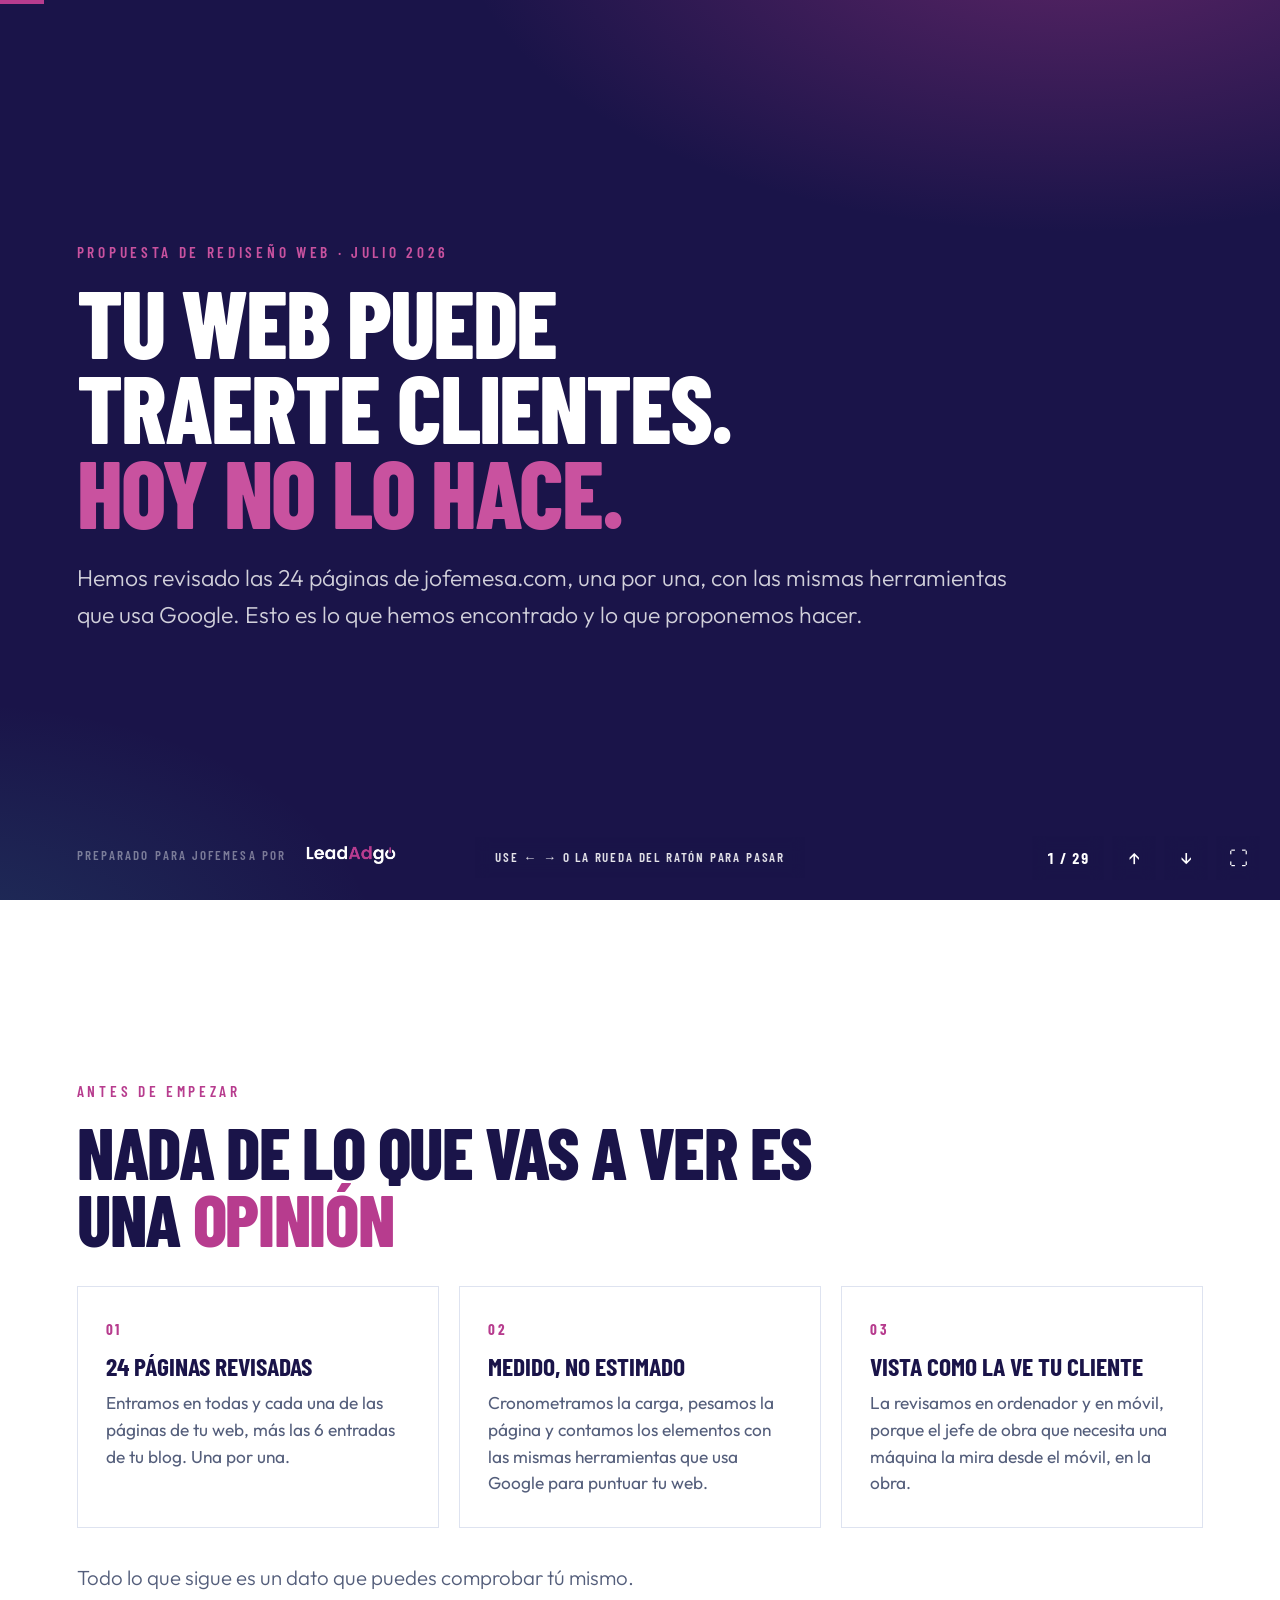
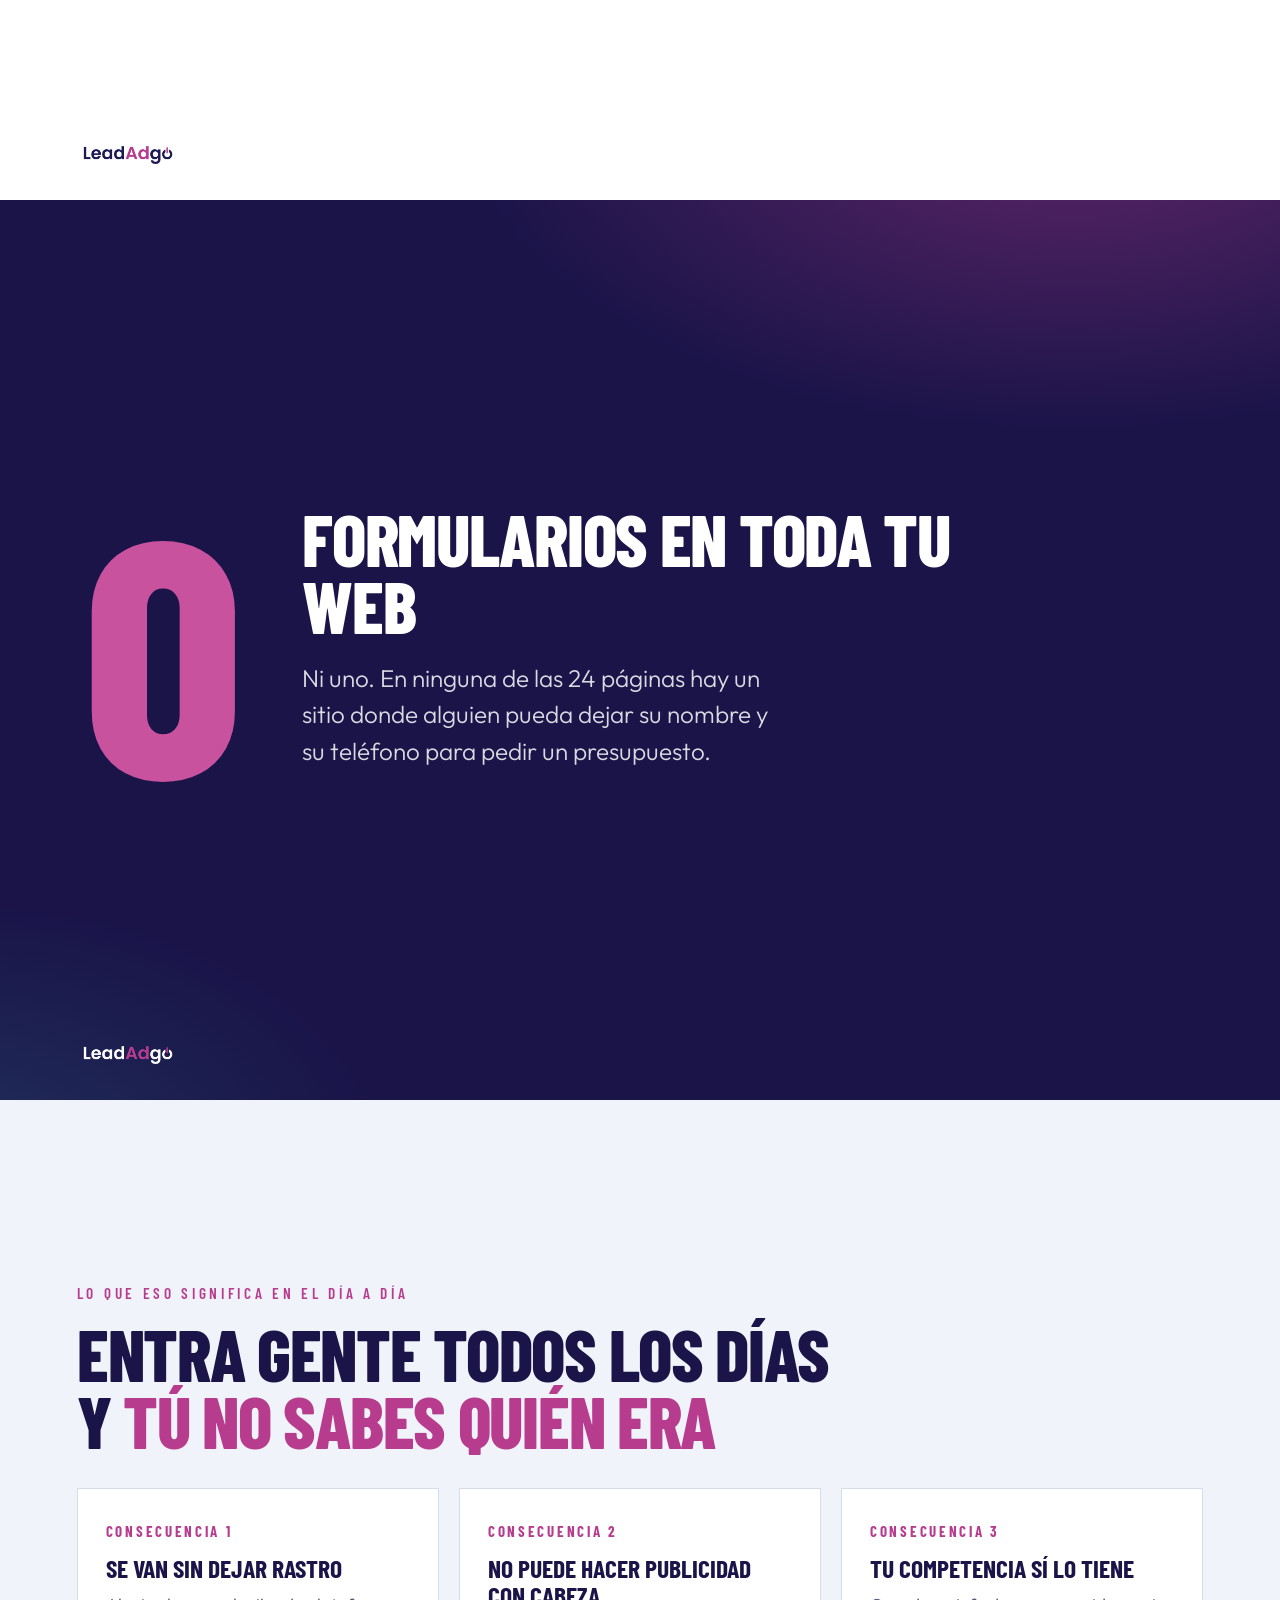
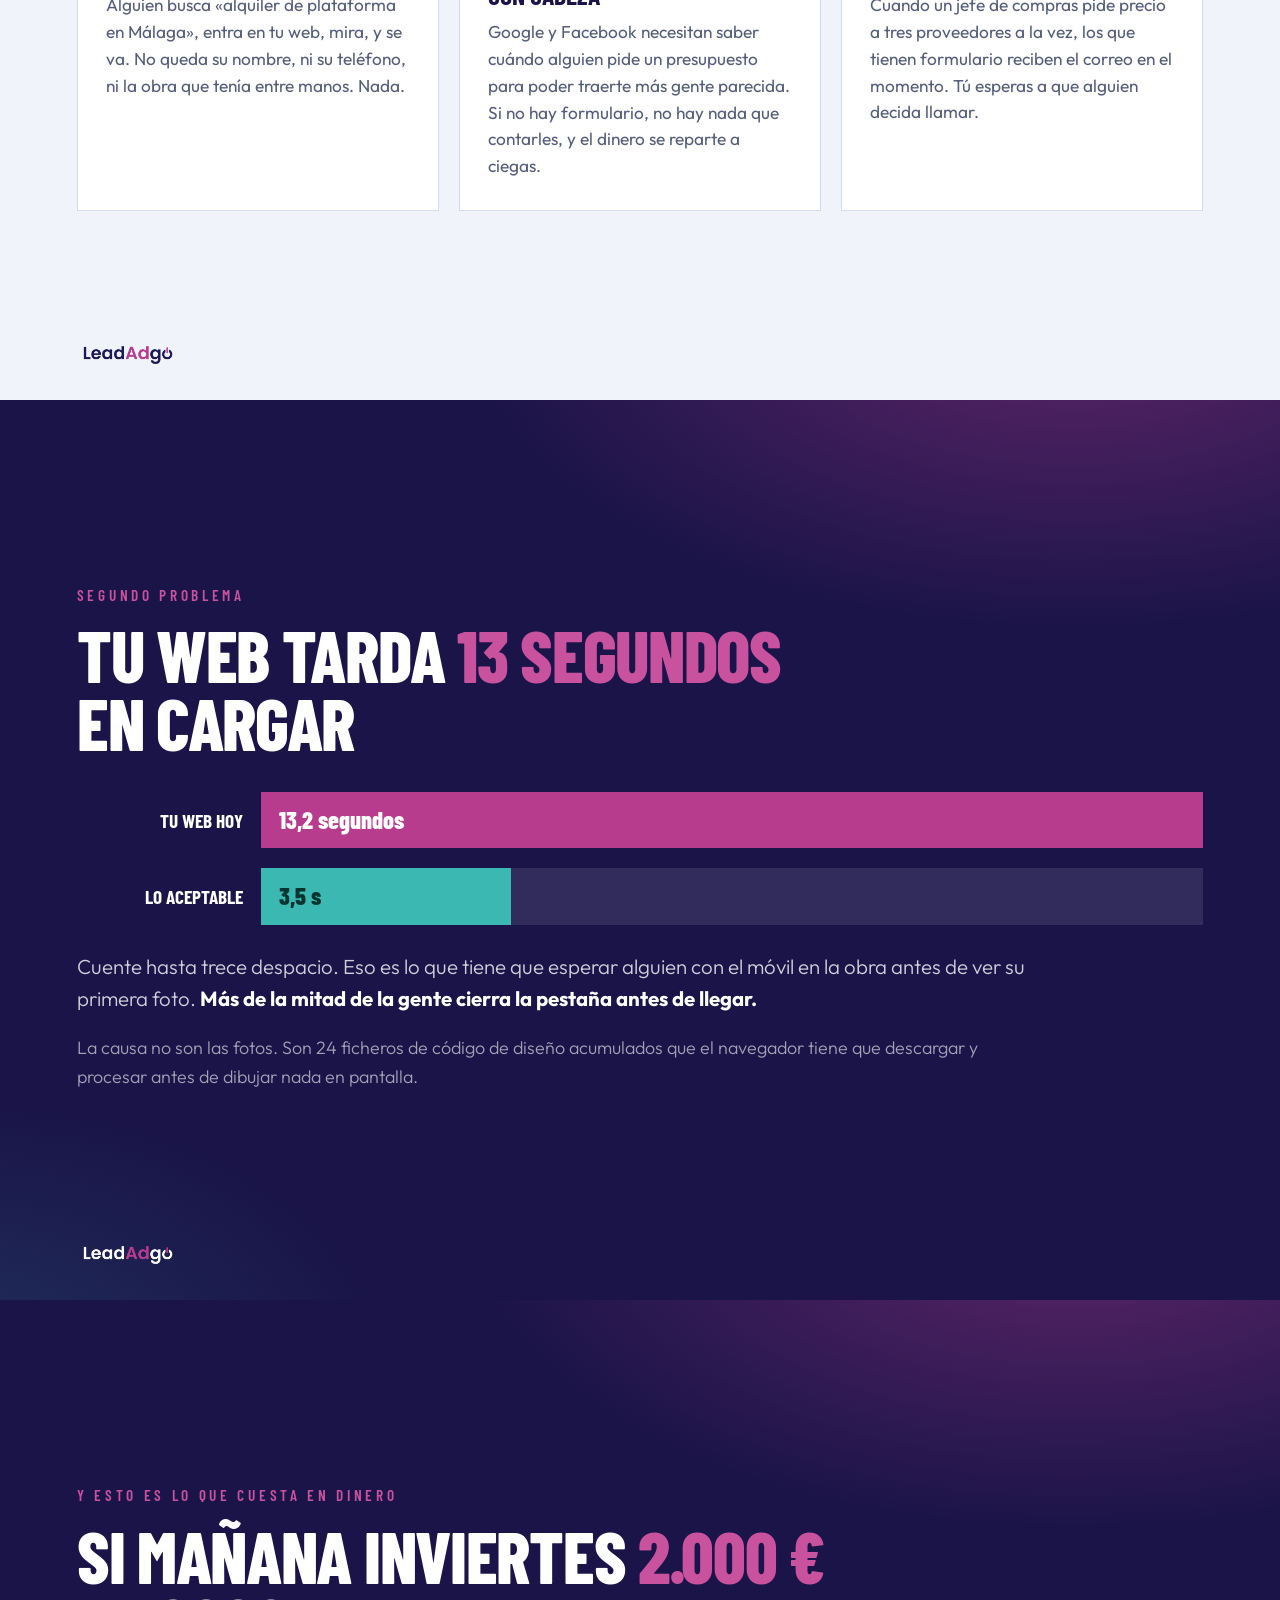
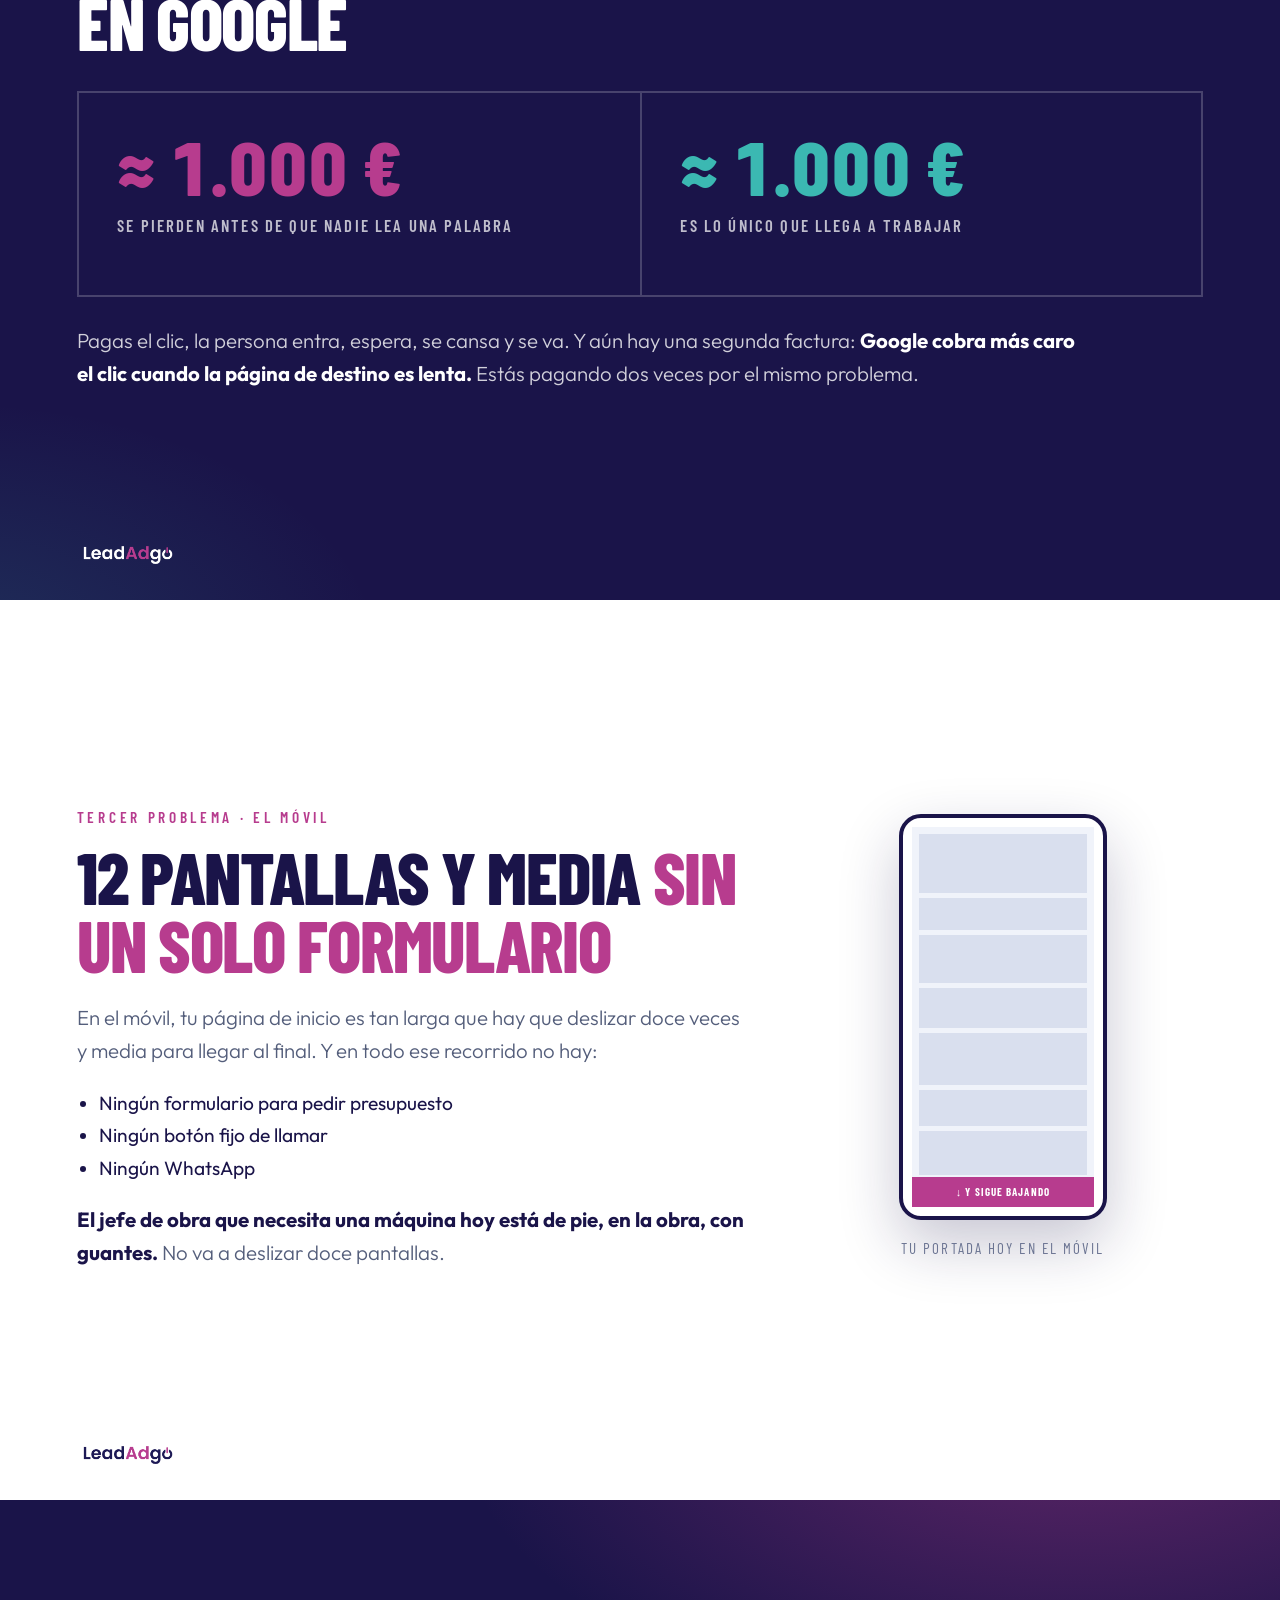
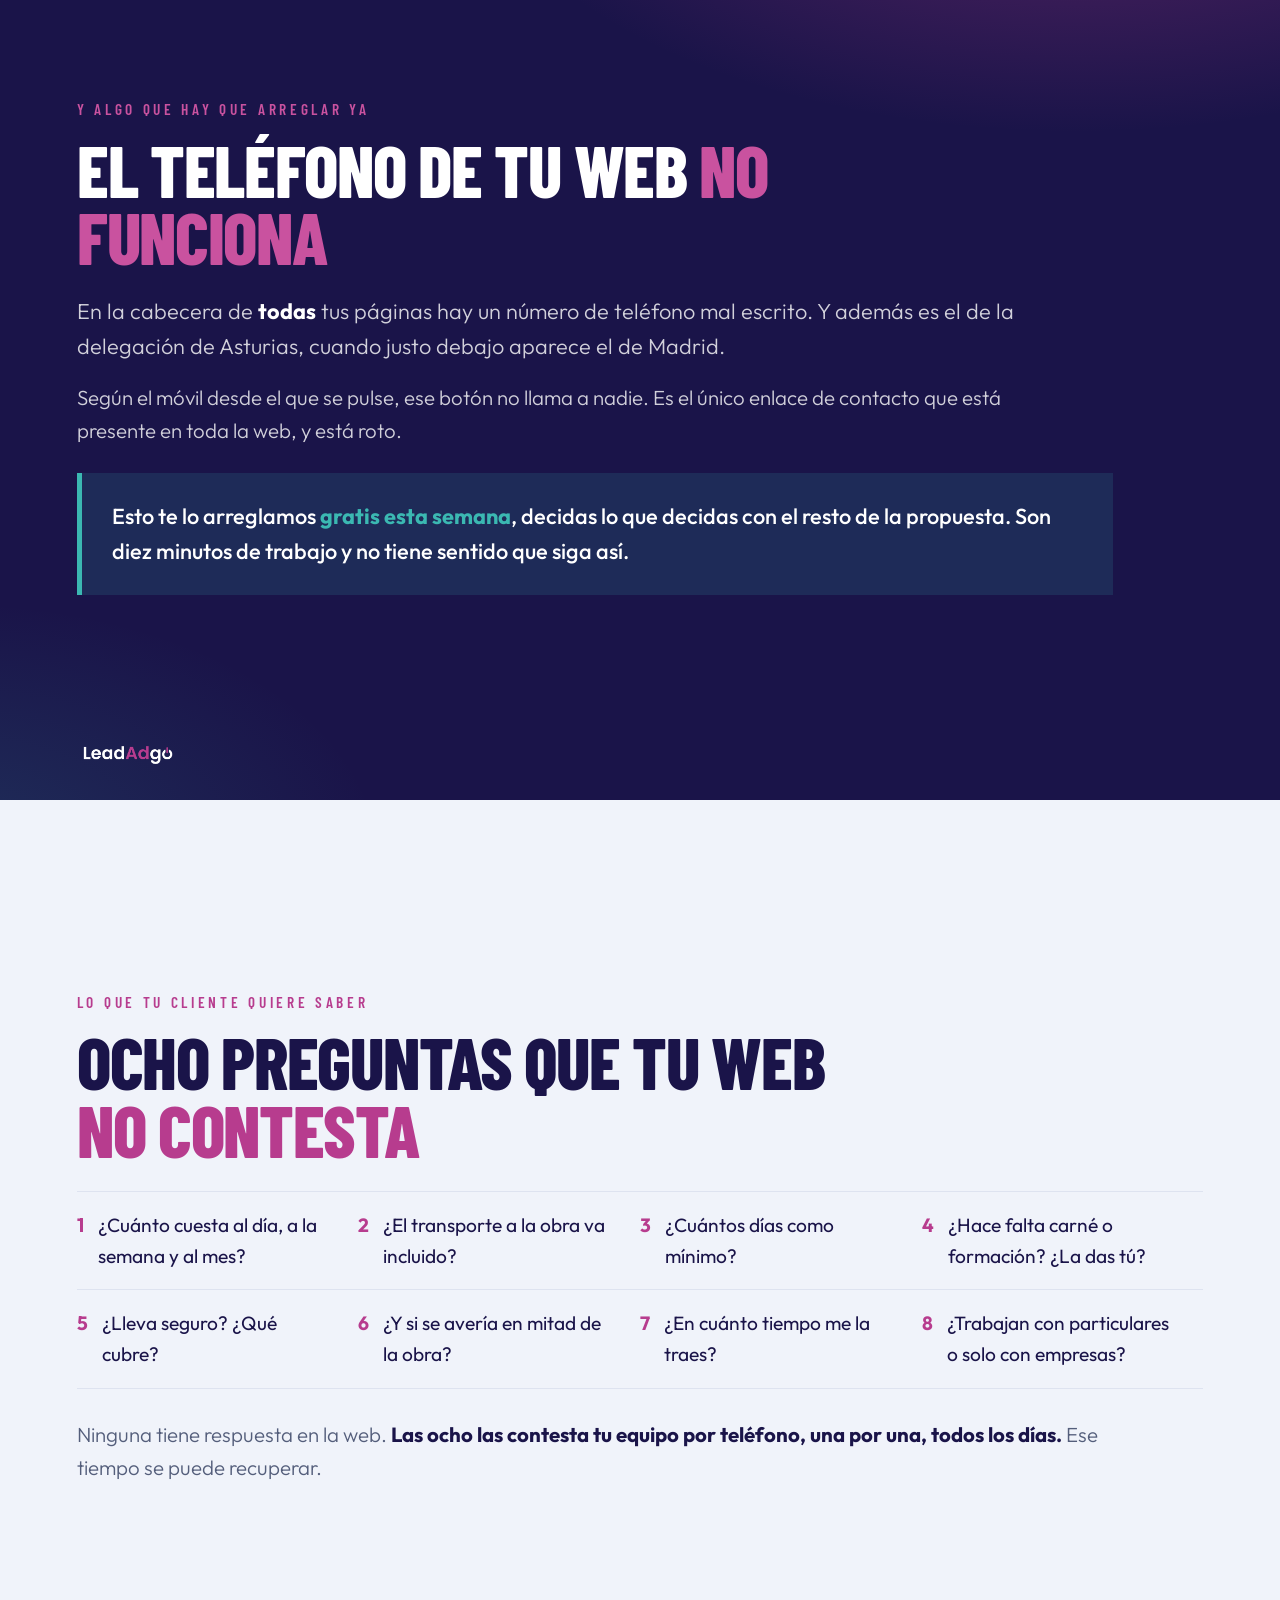
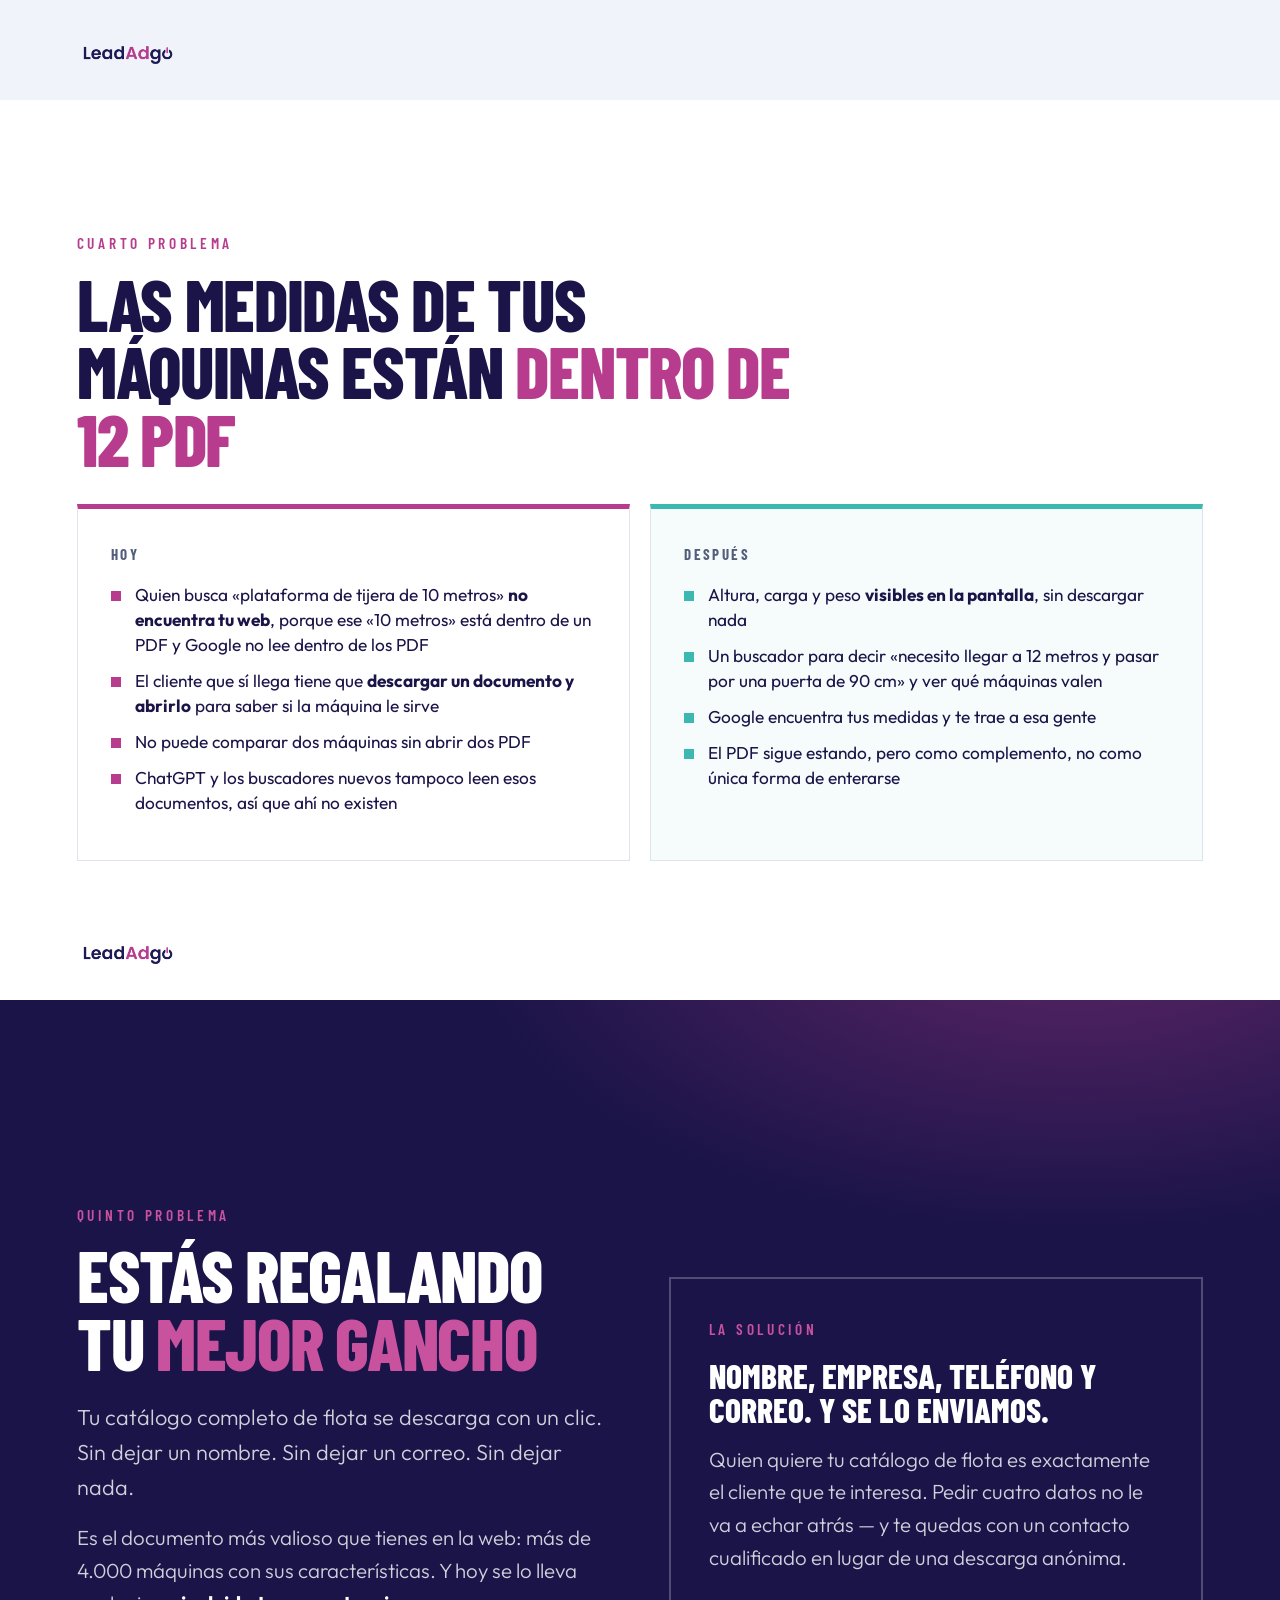
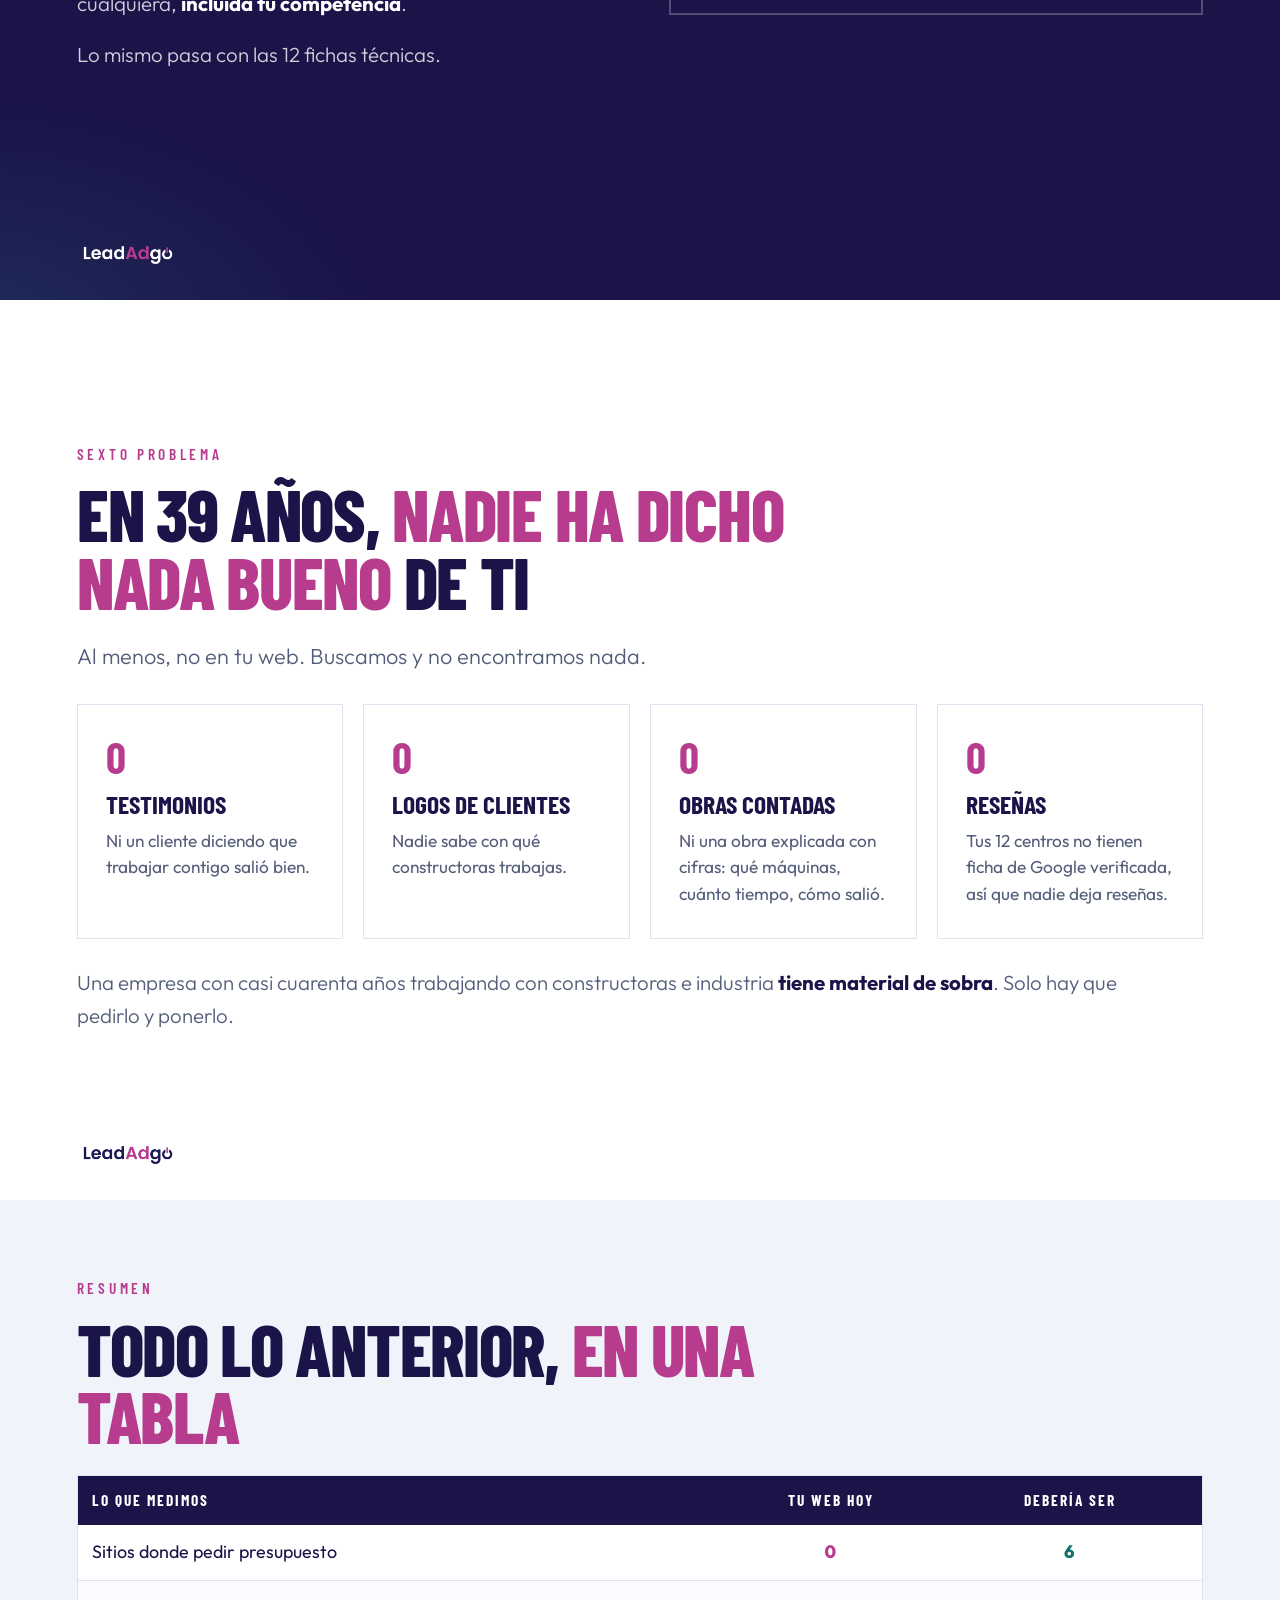
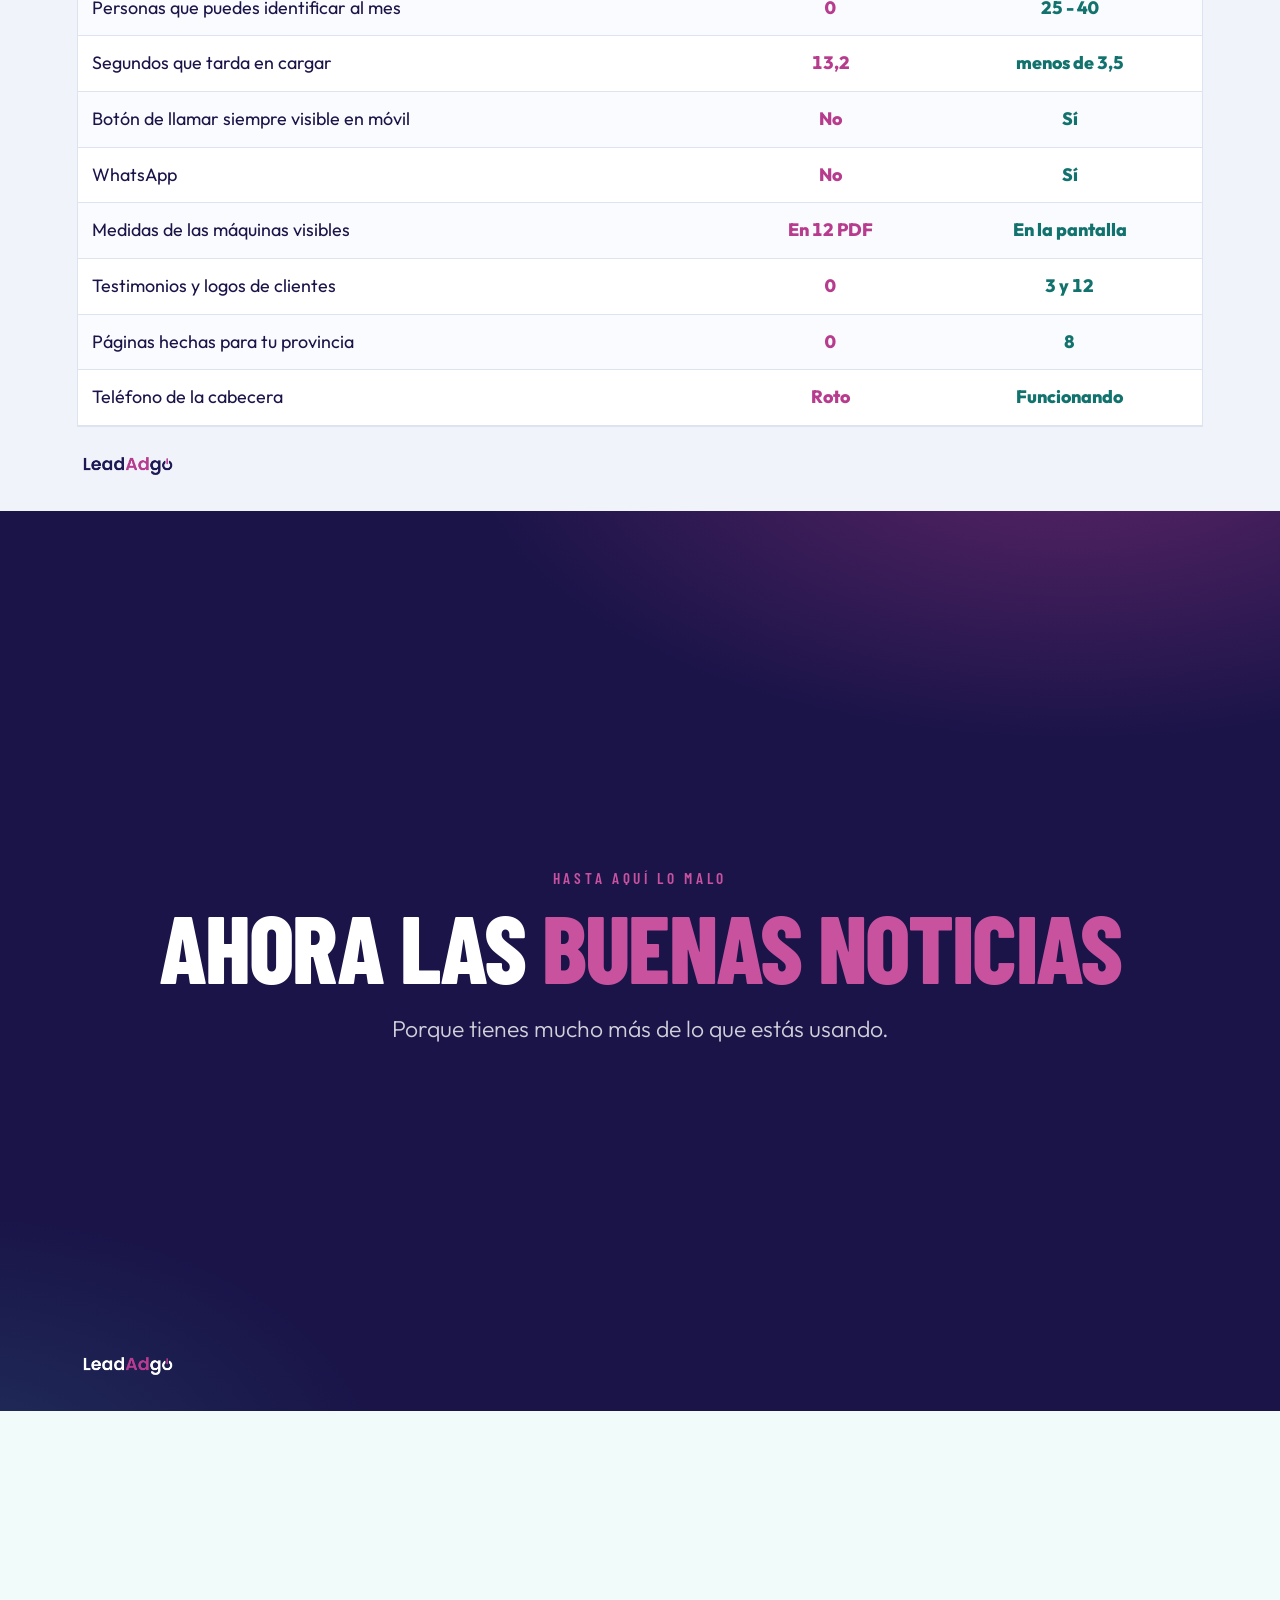
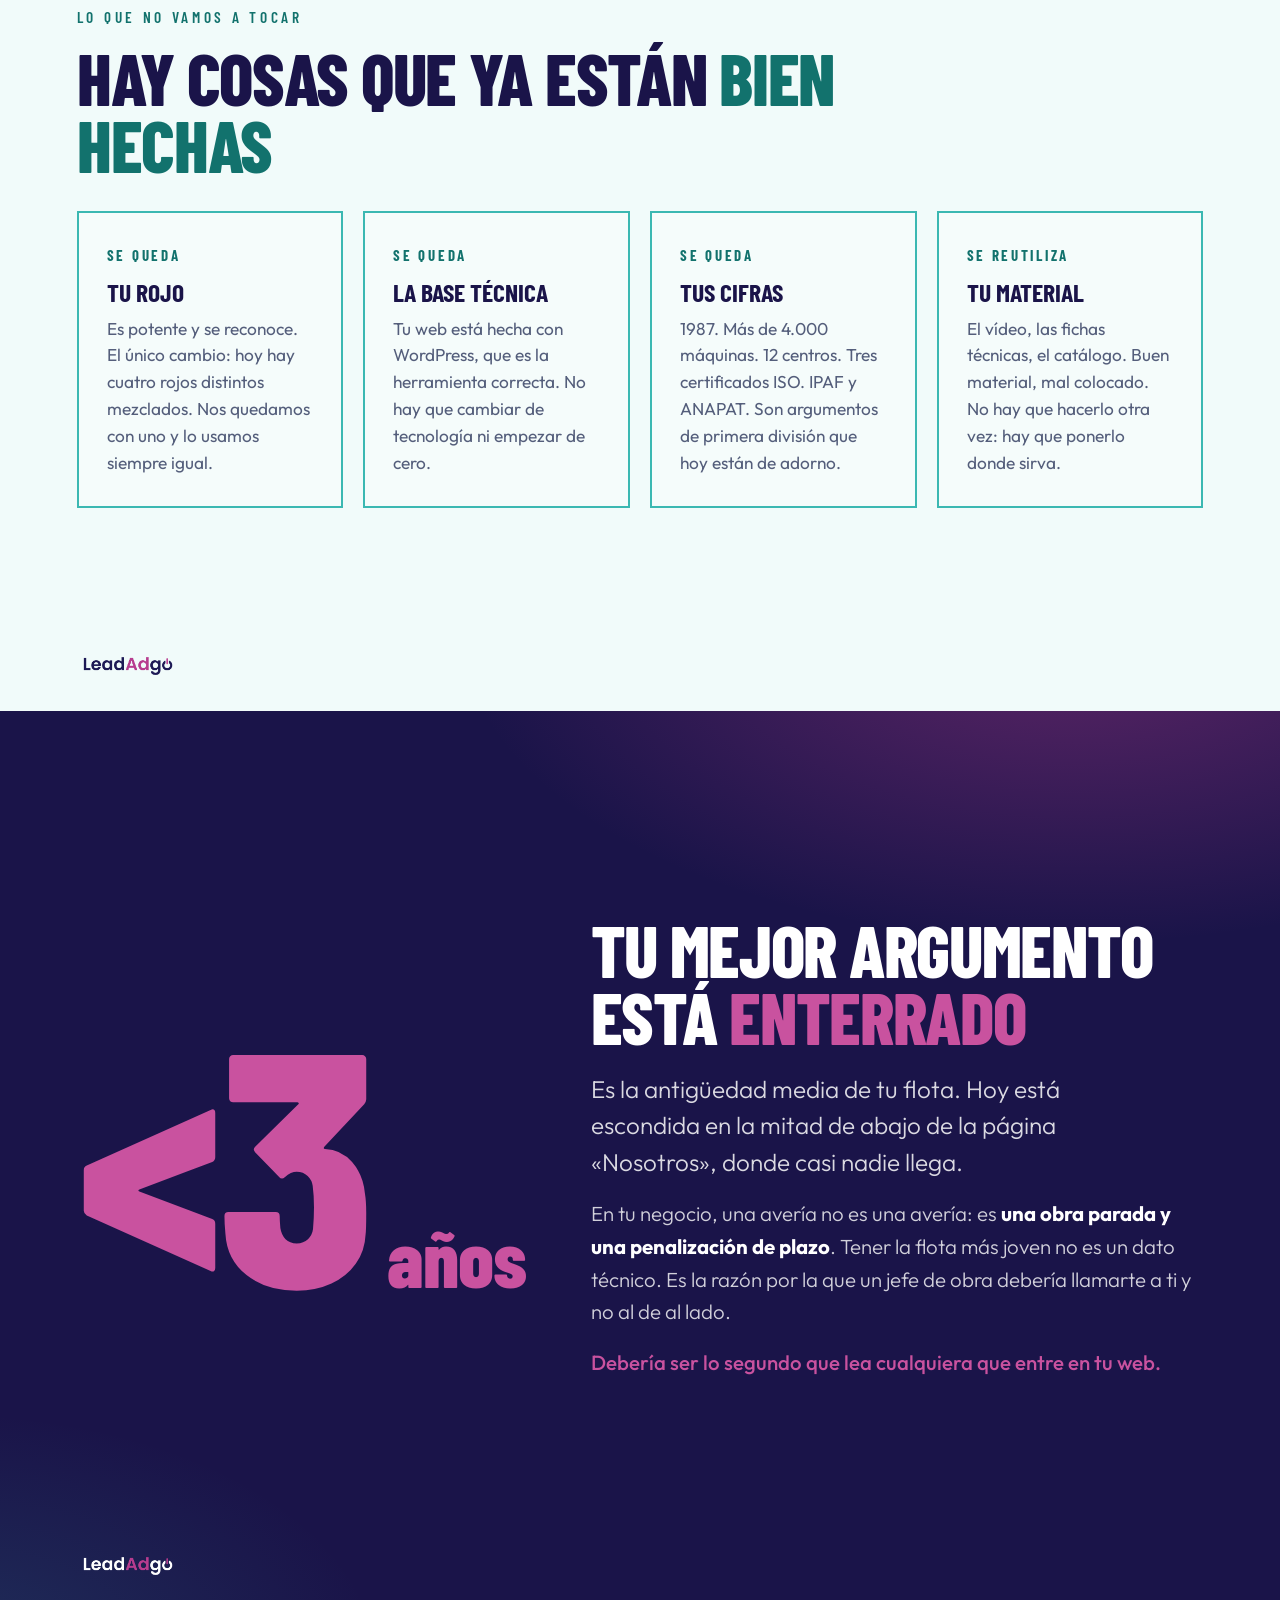
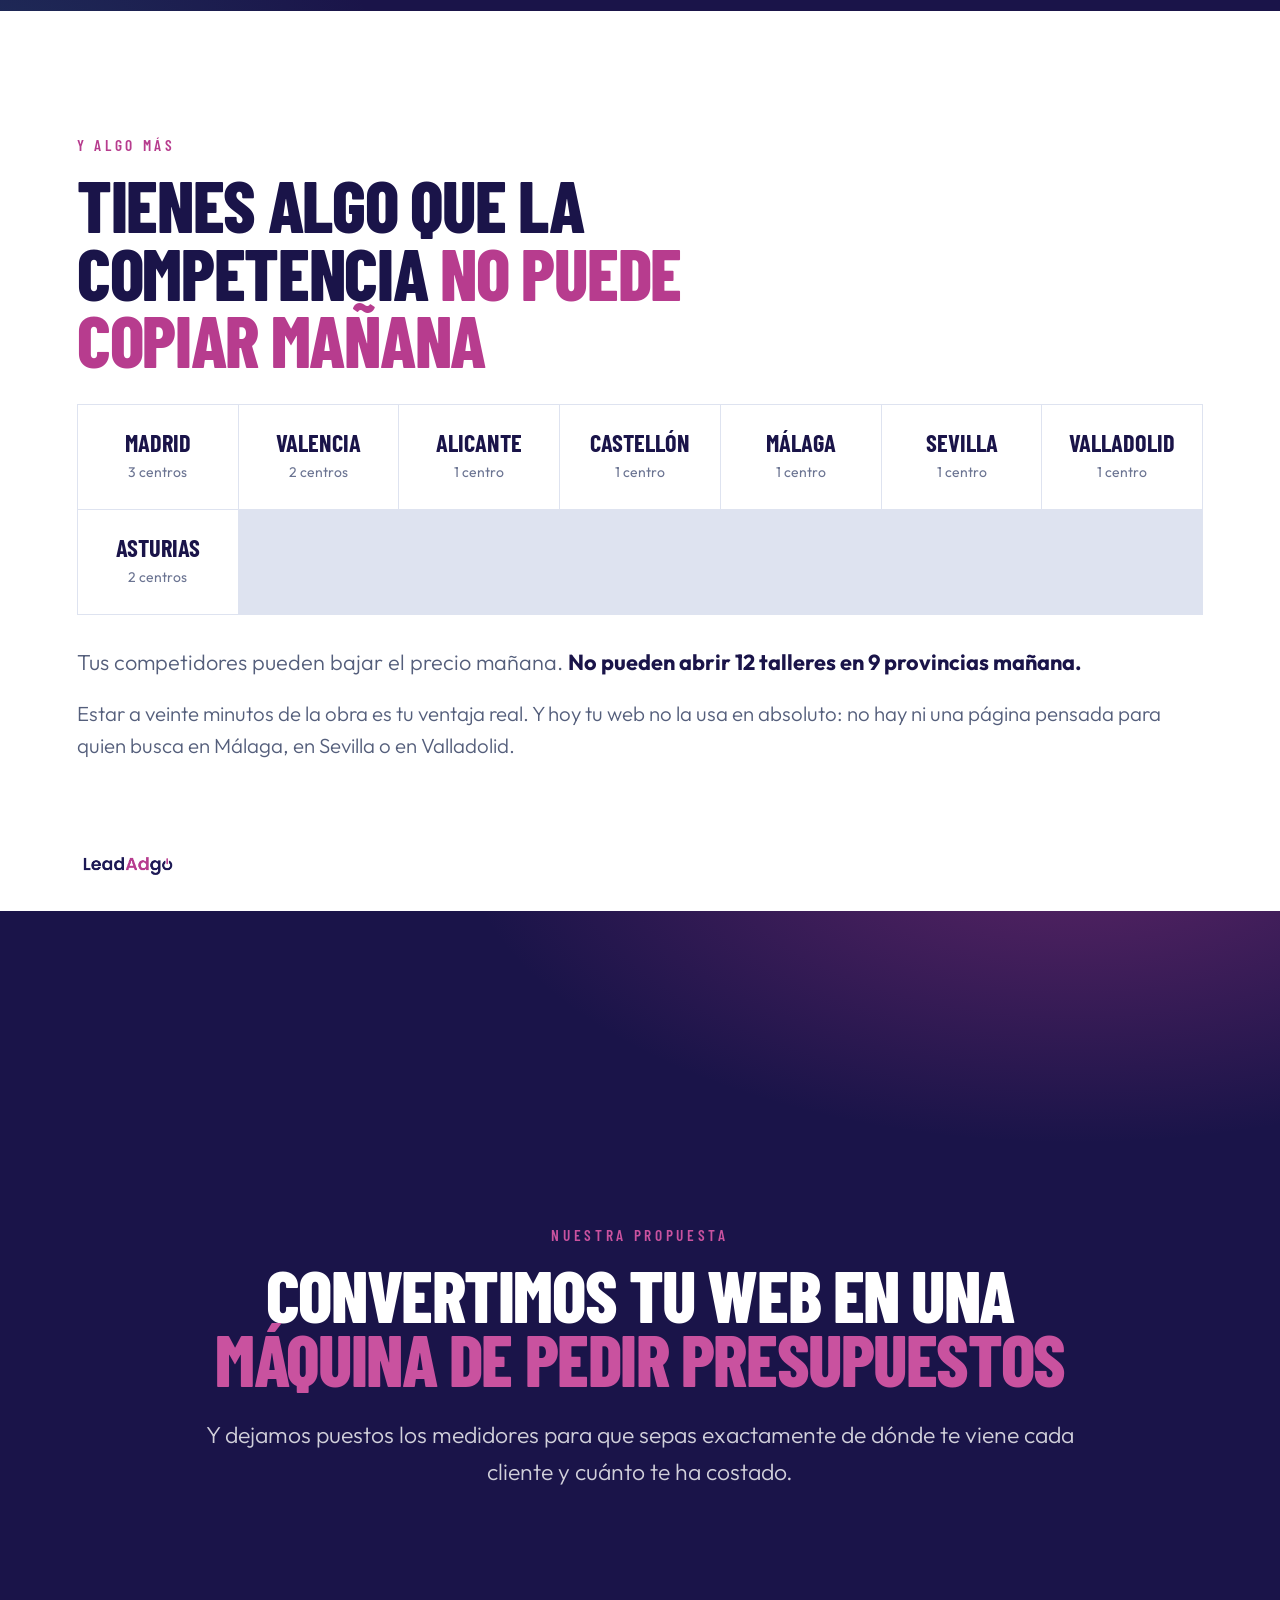
<file: JOFEMESA-CLIENTE/index.html>
<!DOCTYPE html>
<html lang="es">
<head>
<meta charset="utf-8">
<meta name="viewport" content="width=device-width, initial-scale=1">
<title>Tu web puede traerte clientes · JOFEMESA × LeadadGo</title>
<meta name="description" content="Propuesta de rediseño web para JOFEMESA. Presentación comercial de LeadadGo.">
<link href="https://fonts.googleapis.com/css2?family=Barlow+Condensed:wght@400;500;600;700;800&family=Outfit:wght@200;300;400;500;600;700;800&display=swap" rel="stylesheet">
<style>
:root{
  --navy:#1A1449; --navy2:#1D1A55; --navy3:#241D66; --deep:#100D2E;
  --mag:#B73C8E; --magl:#C9529F; --magd:#A43E90; --teal:#3BB8B2;
  /* --t3 a 4,62:1 sobre blanco para que las etiquetas pequeñas cumplan WCAG AA */
  --mist:#F0F3FA; --border:#DEE3F0; --t2:#545E7B; --t3:#6B7492;
  --fd:'Barlow Condensed','Arial Narrow',sans-serif;
  --fb:'Outfit',-apple-system,'Segoe UI',sans-serif;
}
*{box-sizing:border-box}
html{scroll-behavior:smooth}
html,body{margin:0;padding:0}
body{
  font-family:var(--fb);color:var(--navy);background:var(--deep);
  -webkit-font-smoothing:antialiased;font-size:21px;line-height:1.6;
  scroll-snap-type:y mandatory;overflow-y:scroll;height:100vh
}

/* ============ ESTRUCTURA DE DIAPOSITIVA ============ */
.s{
  min-height:100vh;scroll-snap-align:start;scroll-snap-stop:always;
  display:flex;flex-direction:column;justify-content:center;
  padding:76px 6vw 84px;position:relative;background:#fff;overflow:hidden
}
.s.navy{background:var(--navy);color:#fff}
.s.navy::before{content:'';position:absolute;inset:0;background:
  radial-gradient(1000px 520px at 84% -10%,rgba(183,60,142,.44),transparent 62%),
  radial-gradient(720px 420px at -4% 106%,rgba(59,184,178,.16),transparent 60%);pointer-events:none}
.s.mist{background:var(--mist)}
.s.teal-tint{background:#F1FBFA}
.s > *{position:relative;z-index:1}
.w{width:100%;max-width:1180px;margin:0 auto}

/* ============ TIPOGRAFÍA ============ */
.eyebrow{font-family:var(--fd);font-size:clamp(14px,1.2vw,17px);font-weight:600;letter-spacing:.24em;text-transform:uppercase;color:var(--mag);margin:0 0 14px}
.s.navy .eyebrow{color:var(--magl)}
h1{font-family:var(--fd);font-size:clamp(46px,7.4vw,110px);font-weight:800;line-height:.9;letter-spacing:-.02em;text-transform:uppercase;margin:0 0 26px}
h1 em{font-style:normal;color:var(--mag)}
.s.navy h1 em{color:var(--magl)}
h2{font-family:var(--fd);font-size:clamp(38px,5.6vw,80px);font-weight:800;line-height:.94;letter-spacing:-.018em;text-transform:uppercase;margin:0 0 24px;max-width:23ch}
h2 em{font-style:normal;color:var(--mag)}
.s.navy h2 em{color:var(--magl)}
h3{font-family:var(--fd);font-size:clamp(26px,2.6vw,38px);font-weight:700;line-height:1.05;text-transform:uppercase;margin:0 0 12px}
p{margin:0 0 18px}
.big{font-size:clamp(21px,1.9vw,28px);font-weight:300;line-height:1.5;max-width:30ch;color:var(--t2)}
.s.navy .big{color:rgba(255,255,255,.84)}
.lede{font-size:clamp(19px,1.6vw,25px);font-weight:300;line-height:1.6;max-width:62ch;color:var(--t2)}
.s.navy .lede{color:rgba(255,255,255,.8)}
strong{font-weight:700;color:var(--navy)}
.s.navy strong{color:#fff}
.mark{color:var(--mag);font-weight:700}
.s.navy .mark{color:var(--magl)}

/* ============ CIFRA GIGANTE ============ */
.mega{font-family:var(--fd);font-size:clamp(150px,26vw,380px);font-weight:800;line-height:.78;letter-spacing:-.035em;color:var(--magl);margin:0;font-variant-numeric:tabular-nums}
.mega.dark{color:var(--mag)}
.mega small{font-size:.24em;letter-spacing:-.01em}
.numrow{display:grid;grid-template-columns:auto 1fr;gap:clamp(28px,5vw,70px);align-items:center}
@media(max-width:900px){.numrow{grid-template-columns:1fr;gap:12px}}

/* ============ SPLIT ============ */
.split{display:grid;grid-template-columns:1fr 1fr;gap:clamp(30px,4.5vw,66px);align-items:center}
.split.wide-l{grid-template-columns:1.25fr .75fr}
.split.wide-r{grid-template-columns:.85fr 1.15fr}
@media(max-width:960px){.split,.split.wide-l,.split.wide-r{grid-template-columns:1fr;gap:26px}}

/* ============ TARJETAS ============ */
.cards{display:grid;grid-template-columns:repeat(auto-fit,minmax(250px,1fr));gap:20px}
.c{background:#fff;border:1px solid var(--border);padding:30px 28px}
.s.navy .c{background:var(--navy2);border-color:rgba(255,255,255,.18)}
.s.mist .c{border-color:#D5DCEC}
.c .k{font-family:var(--fd);font-size:15px;font-weight:700;letter-spacing:.18em;text-transform:uppercase;color:var(--mag);display:block;margin-bottom:12px}
.s.navy .c .k{color:var(--magl)}
.c h4{font-family:var(--fd);font-size:clamp(22px,2vw,29px);font-weight:700;text-transform:uppercase;line-height:1.05;margin:0 0 10px;color:var(--navy)}
.s.navy .c h4{color:#fff}
.c p{font-size:clamp(16px,1.35vw,19px);line-height:1.55;color:var(--t2);margin:0}
.s.navy .c p{color:rgba(255,255,255,.76)}
.c.good{border-color:var(--teal);border-width:2px;background:#F5FCFB}
.c.good .k{color:#12726D}

/* ============ VELOCÍMETRO ============ */
.speed{margin:0 0 10px}
.speed .row{display:grid;grid-template-columns:clamp(110px,13vw,190px) 1fr;gap:18px;align-items:center;margin-bottom:20px}
.speed .lab{font-family:var(--fd);font-size:clamp(16px,1.5vw,21px);font-weight:700;text-transform:uppercase;text-align:right;line-height:1.1}
.speed .track{height:clamp(38px,4.4vw,58px);background:rgba(255,255,255,.1);position:relative}
.s:not(.navy) .speed .track{background:#E7EBF5}
.speed .fill{height:100%;display:flex;align-items:center;padding:0 18px;font-family:var(--fd);font-size:clamp(18px,1.9vw,27px);font-weight:800;color:#fff;white-space:nowrap}
.speed .fill.bad{width:100%;background:var(--mag)}
.speed .fill.ok{width:26.5%;background:var(--teal);color:#06342F}
.speed .note{font-size:clamp(15px,1.25vw,18px);color:var(--t3);margin:0}
.s.navy .speed .note{color:rgba(255,255,255,.6)}

/* ============ DINERO ============ */
.money{display:grid;grid-template-columns:1fr 1fr;gap:0;border:2px solid rgba(255,255,255,.2);margin-bottom:8px}
.money > div{padding:clamp(24px,3vw,40px)}
.money > div + div{border-left:2px solid rgba(255,255,255,.2)}
.money .amt{font-family:var(--fd);font-size:clamp(46px,6vw,88px);font-weight:800;line-height:.9;font-variant-numeric:tabular-nums}
.money .lost .amt{color:var(--mag)}
.money .kept .amt{color:var(--teal)}
.money .cap{font-family:var(--fd);font-size:clamp(15px,1.3vw,19px);font-weight:600;letter-spacing:.13em;text-transform:uppercase;margin-top:12px;color:rgba(255,255,255,.72)}
@media(max-width:760px){.money{grid-template-columns:1fr}.money > div + div{border-left:0;border-top:2px solid rgba(255,255,255,.2)}}

/* ============ MÓVIL ============ */
.phone{width:clamp(150px,17vw,208px);border:4px solid var(--navy);border-radius:22px;background:#fff;padding:9px;margin:0 auto;box-shadow:0 24px 60px rgba(26,20,73,.24)}
.s.navy .phone{border-color:rgba(255,255,255,.8);box-shadow:0 24px 60px rgba(0,0,0,.4)}
.phone .scr{background:var(--mist);height:clamp(280px,32vw,380px);position:relative;overflow:hidden;display:flex;flex-direction:column;gap:5px;padding:7px}
.phone .blk{background:#D9DFEE;flex:0 0 auto}
.phone .marker{position:absolute;left:0;right:0;bottom:0;background:var(--mag);color:#fff;font-family:var(--fd);font-size:11px;font-weight:700;letter-spacing:.1em;text-transform:uppercase;text-align:center;padding:6px 4px}
.phone.fixed-bar .bar{display:flex;gap:4px;padding:5px;background:#fff;border-top:1px solid var(--border)}
.phone.fixed-bar .bar span{flex:1;font-family:var(--fd);font-size:10px;font-weight:700;text-transform:uppercase;text-align:center;padding:8px 2px;letter-spacing:.04em}

/* ============ PREGUNTAS ============ */
.qs{display:grid;grid-template-columns:repeat(auto-fit,minmax(280px,1fr));gap:0;border-top:1px solid var(--border)}
.s.navy .qs{border-color:rgba(255,255,255,.18)}
.qs div{padding:18px 22px 18px 0;border-bottom:1px solid var(--border);font-size:clamp(17px,1.5vw,22px);font-weight:400;display:flex;gap:14px}
.s.navy .qs div{border-color:rgba(255,255,255,.18);color:rgba(255,255,255,.9)}
.qs div i{font-style:normal;color:var(--mag);font-weight:700;flex:0 0 auto}
.s.navy .qs div i{color:var(--magl)}

/* ============ ANTES / DESPUÉS ============ */
.ba{display:grid;grid-template-columns:1fr 1fr;gap:20px}
.ba > div{padding:clamp(22px,2.6vw,34px);border:1px solid var(--border);background:#fff}
.ba .bef{border-top:5px solid var(--mag)}
.ba .aft{border-top:5px solid var(--teal);background:#F5FCFB}
.ba .tt{font-family:var(--fd);font-size:15px;font-weight:700;letter-spacing:.16em;text-transform:uppercase;color:var(--t2);margin:0 0 16px}
.ba ul{margin:0;padding:0;list-style:none;font-size:clamp(16px,1.35vw,19px)}
.ba li{position:relative;padding-left:24px;margin-bottom:11px;line-height:1.45}
.ba li::before{content:'';position:absolute;left:0;top:9px;width:10px;height:10px;background:var(--mag)}
.ba .aft li::before{background:var(--teal)}
@media(max-width:820px){.ba{grid-template-columns:1fr}}

/* ============ MENÚ ============ */
.menu{border:1px solid var(--border);background:#fff}
.menu .hd{padding:12px 18px;font-family:var(--fd);font-size:14px;font-weight:700;letter-spacing:.14em;text-transform:uppercase;color:#fff}
.menu.old .hd{background:var(--mag)}
.menu.new .hd{background:var(--teal);color:#06342F}
.menu ul{list-style:none;margin:0;padding:16px 20px;font-family:var(--fd);font-size:clamp(16px,1.5vw,21px);font-weight:600;text-transform:uppercase;letter-spacing:.02em}
.menu li{padding:5px 0;border-bottom:1px solid #F1F3F9}
.menu li:last-child{border-bottom:0}
.menu li small{display:block;font-family:var(--fb);font-size:14px;font-weight:400;text-transform:none;letter-spacing:0;color:var(--t3);margin-top:2px}
.menu .cta{background:var(--mag);color:#fff;text-align:center;padding:11px;font-family:var(--fd);font-weight:700;letter-spacing:.1em;text-transform:uppercase;font-size:15px;margin:8px 20px 18px}

/* ============ MAQUETA ============ */
.mock{border:3px solid var(--navy);background:#fff}
.mock .top{background:var(--navy);color:#fff;padding:11px 16px;display:flex;justify-content:space-between;gap:14px;font-family:var(--fd);font-size:13px;letter-spacing:.13em;text-transform:uppercase}
.mock .in{display:grid;grid-template-columns:1.2fr .8fr}
.mock .lft{padding:clamp(20px,2.4vw,32px)}
.mock .rgt{padding:clamp(20px,2.4vw,32px);background:var(--mist);border-left:1px solid var(--border)}
.mock .ph{font-family:var(--fd);font-size:13px;letter-spacing:.12em;text-transform:uppercase;color:var(--t3);margin-bottom:10px}
.mock h5{font-family:var(--fd);font-size:clamp(23px,2.4vw,34px);font-weight:800;text-transform:uppercase;line-height:1;margin:0 0 10px;color:var(--navy)}
.mock .sm{font-size:15px;color:var(--t2);margin:0 0 16px;line-height:1.45}
.mock .fld{border:1px solid var(--border);background:#fff;padding:11px 13px;margin-bottom:8px;color:var(--t3);font-size:15px}
.mock .btn{background:#AC0000;color:#fff;text-align:center;padding:13px;font-family:var(--fd);font-weight:700;letter-spacing:.09em;text-transform:uppercase;font-size:16px}
.mock .btn.g{background:transparent;color:var(--navy);border:2px solid var(--navy);display:inline-block;padding:11px 20px}
@media(max-width:820px){.mock .in{grid-template-columns:1fr}.mock .rgt{border-left:0;border-top:1px solid var(--border)}}

/* ============ FICHA DE MÁQUINA ============ */
.mach{border:1px solid var(--border);background:#fff;max-width:340px}
.mach .img{height:130px;background:linear-gradient(135deg,#1C3254,#33578C);display:flex;align-items:center;justify-content:center;color:rgba(255,255,255,.5);font-family:var(--fd);font-size:13px;letter-spacing:.14em;text-transform:uppercase}
.mach .bd{padding:20px 22px}
.mach .cat{font-family:var(--fd);font-size:13px;font-weight:700;letter-spacing:.13em;text-transform:uppercase;color:#1C3254}
.mach h5{font-family:var(--fd);font-size:24px;font-weight:800;text-transform:uppercase;margin:5px 0 14px;color:#0E1217;line-height:1}
.mach .r{display:flex;justify-content:space-between;padding:7px 0;border-bottom:1px solid #EDEFF3;font-size:16px}
.mach .r span:first-child{color:#4A5561}
.mach .r span:last-child{font-weight:700;font-variant-numeric:tabular-nums;color:#0E1217}
.mach .btn{background:#AC0000;color:#fff;text-align:center;padding:12px;font-family:var(--fd);font-weight:700;letter-spacing:.09em;text-transform:uppercase;font-size:15px;margin-top:16px}

/* ============ TABLA SIMPLE ============ */
.tbl{width:100%;border-collapse:collapse;font-size:clamp(16px,1.4vw,20px)}
.tbl th{font-family:var(--fd);font-size:clamp(14px,1.2vw,17px);font-weight:700;letter-spacing:.13em;text-transform:uppercase;text-align:left;padding:12px 14px;background:var(--navy);color:#fff}
.tbl th.tc,.tbl td.tc{text-align:center}
.tbl td{padding:13px 14px;border-bottom:1px solid var(--border);color:var(--navy)}
.tbl tr:nth-child(even) td{background:#FAFBFE}
.tbl .bad{color:var(--mag);font-weight:800;font-variant-numeric:tabular-nums}
.tbl .ok{color:#12726D;font-weight:800;font-variant-numeric:tabular-nums}
.tblwrap{overflow-x:auto;border:1px solid var(--border);background:#fff}

/* ============ PROVINCIAS ============ */
.provs{display:grid;grid-template-columns:repeat(auto-fit,minmax(140px,1fr));gap:1px;background:var(--border);border:1px solid var(--border)}
.provs div{background:#fff;padding:clamp(16px,2vw,26px) 14px;text-align:center}
.provs b{display:block;font-family:var(--fd);font-size:clamp(19px,1.9vw,26px);font-weight:700;text-transform:uppercase;color:var(--navy);line-height:1.05}
.provs span{display:block;font-size:14px;color:var(--t3);margin-top:5px}

/* ============ PRECIOS ============ */
.pk3{display:grid;grid-template-columns:repeat(3,1fr);gap:18px;align-items:start}
@media(max-width:980px){.pk3{grid-template-columns:1fr}}
.pk{background:#fff;border:1px solid var(--border);display:flex;flex-direction:column;position:relative}
.pk.feat{border:3px solid var(--mag);box-shadow:0 22px 54px rgba(26,20,73,.2)}
.pk .rb{position:absolute;top:-3px;right:-3px;background:var(--mag);color:#fff;font-family:var(--fd);font-size:12px;font-weight:700;letter-spacing:.14em;text-transform:uppercase;padding:7px 13px}
.pk .h{padding:26px 24px 22px;border-bottom:1px solid var(--border)}
.pk.feat .h{background:var(--navy);border-bottom:0}
.pk .nm{font-family:var(--fd);font-size:clamp(24px,2.2vw,32px);font-weight:800;text-transform:uppercase;line-height:1;margin:0 0 6px;color:var(--navy)}
.pk.feat .nm{color:#fff}
.pk .tg{font-size:15px;color:var(--t2);margin:0 0 16px;min-height:42px;line-height:1.4}
.pk.feat .tg{color:rgba(255,255,255,.74)}
.pk .pr{font-family:var(--fd);font-size:clamp(44px,4.6vw,62px);font-weight:800;line-height:.9;color:var(--navy);font-variant-numeric:tabular-nums}
.pk.feat .pr{color:#fff}
.pk .pr sup{font-size:.42em;vertical-align:super}
.pk .vat{font-size:13px;color:var(--t3);margin:7px 0 0}
.pk.feat .vat{color:rgba(255,255,255,.55)}
.pk .b{padding:22px 24px 26px;flex:1}
.pk ul{list-style:none;margin:0;padding:0;font-size:16px}
.pk li{position:relative;padding-left:24px;margin-bottom:10px;line-height:1.45;color:var(--navy)}
.pk li::before{content:'';position:absolute;left:0;top:8px;width:10px;height:10px;background:var(--mag)}
.pk li.p::before{background:var(--teal)}
.pk .pre{font-size:15px;font-weight:600;color:var(--t2);margin:0 0 14px}

/* ============ NO INCLUIDO ============ */
.notinc{display:grid;grid-template-columns:repeat(auto-fit,minmax(300px,1fr));gap:12px}
.notinc div{display:flex;align-items:center;gap:16px;padding:16px 20px;border:1px solid var(--border);background:#fff}
.notinc div:nth-child(even){background:var(--mist)}
.notinc i{flex:0 0 auto;width:36px;height:36px;border-radius:50%;background:var(--mag);color:#fff;font-style:normal;font-family:var(--fd);font-weight:700;font-size:14px;display:grid;place-items:center}
.notinc div.t i{background:var(--teal);color:#06342F}
.notinc span{font-size:clamp(15px,1.25vw,18px);line-height:1.4;color:var(--navy)}

/* ============ NECESITAMOS ============ */
.need{display:grid;grid-template-columns:repeat(auto-fit,minmax(230px,1fr));gap:16px}
.need div{background:var(--navy2);border-left:4px solid var(--magl);padding:22px 24px}
.need b{display:block;font-family:var(--fd);font-size:clamp(19px,1.8vw,25px);font-weight:700;text-transform:uppercase;line-height:1.05;color:#fff;margin-bottom:7px}
.need span{font-size:16px;color:rgba(255,255,255,.74);line-height:1.5}

/* ============ PASOS ============ */
.steps{display:grid;grid-template-columns:repeat(auto-fit,minmax(200px,1fr));gap:0;border:1px solid rgba(255,255,255,.2)}
.steps > div{padding:clamp(22px,2.6vw,34px);border-left:1px solid rgba(255,255,255,.2)}
.steps > div:first-child{border-left:0}
.steps .n{font-family:var(--fd);font-size:clamp(44px,5vw,72px);font-weight:800;line-height:.85;color:var(--magl);display:block;margin-bottom:8px}
.steps b{display:block;font-family:var(--fd);font-size:clamp(19px,1.7vw,24px);font-weight:700;text-transform:uppercase;line-height:1.05;margin-bottom:7px}
.steps span{font-size:16px;color:rgba(255,255,255,.74);line-height:1.5}
@media(max-width:900px){.steps > div{border-left:0;border-top:1px solid rgba(255,255,255,.2)}.steps > div:first-child{border-top:0}}

/* ============ LOGO ============ */
.logo-img{display:inline-block;height:1em;width:auto;vertical-align:-.15em}

/* ============ CRÉDITO DE PIE ============ */
.credit{position:absolute;left:6vw;bottom:30px;display:flex;align-items:center;gap:14px;font-family:var(--fd);font-size:13px;font-weight:600;letter-spacing:.16em;text-transform:uppercase;color:var(--t3);z-index:2}
.s.navy .credit{color:rgba(255,255,255,.42)}
.credit .logo-img{height:30px}

/* ============ CONTROLES ============ */
.progress{position:fixed;top:0;left:0;height:4px;background:var(--mag);z-index:200;width:0;transition:width .18s ease}
.hud{position:fixed;right:20px;bottom:20px;z-index:200;display:flex;align-items:center;gap:8px}
.hud button{
  width:44px;height:44px;border:0;background:rgba(26,20,73,.9);color:#fff;cursor:pointer;
  font-size:19px;line-height:1;display:grid;place-items:center;font-family:var(--fb);
  backdrop-filter:blur(8px);transition:background .15s
}
.hud button:hover{background:var(--mag)}
.hud .count{
  background:rgba(26,20,73,.9);color:#fff;font-family:var(--fd);font-size:15px;font-weight:700;
  letter-spacing:.1em;padding:0 15px;height:44px;display:grid;place-items:center;
  font-variant-numeric:tabular-nums;backdrop-filter:blur(8px)
}
.hint{
  position:fixed;left:50%;bottom:22px;transform:translateX(-50%);z-index:200;
  background:rgba(26,20,73,.9);color:rgba(255,255,255,.9);font-family:var(--fd);font-size:13px;
  font-weight:600;letter-spacing:.14em;text-transform:uppercase;padding:10px 20px;
  backdrop-filter:blur(8px);transition:opacity .5s;pointer-events:none
}
.hint.gone{opacity:0}
@media(max-width:760px){.hud{right:12px;bottom:12px}.hint{display:none}}

/* ============ IMPRESIÓN ============ */
@media print{
  @page{size:A4 landscape;margin:0}
  html,body{height:auto;overflow:visible;scroll-snap-type:none;background:#fff;font-size:13pt}
  .progress,.hud,.hint{display:none!important}
  .s{min-height:auto;height:190mm;page-break-after:always;break-after:page;padding:22mm 20mm}
  .s:last-child{page-break-after:auto}
  *{-webkit-print-color-adjust:exact!important;print-color-adjust:exact!important}
  .credit{bottom:10mm;left:20mm}
}
</style>
</head>
<body>

<div class="progress" id="prog"></div>

<!-- ═══════════════ 01 · PORTADA ═══════════════ -->
<section class="s navy" data-document-role="page" data-label="01 - Portada">
  <div class="w">
    <p class="eyebrow">Propuesta de rediseño web · Julio 2026</p>
    <h1>Tu web puede<br>traerte clientes.<br><em>Hoy no lo hace.</em></h1>
    <p class="lede" style="font-size:clamp(20px,1.8vw,27px)">Hemos revisado las 24 páginas de jofemesa.com, una por una, con las mismas herramientas que usa Google. Esto es lo que hemos encontrado y lo que proponemos hacer.</p>
  </div>
  <div class="credit"><span>Preparado para JOFEMESA por</span><img class="logo-img lt" src="assets/logo-negativo.png" alt="LeadAdgo"></div>
</section>

<!-- ═══════════════ 02 · CÓMO HEMOS TRABAJADO ═══════════════ -->
<section class="s" data-document-role="page" data-label="02 - Como hemos trabajado">
  <div class="w">
    <p class="eyebrow">Antes de empezar</p>
    <h2>Nada de lo que vas a ver es una <em>opinión</em></h2>
    <div class="cards" style="margin-top:34px">
      <div class="c"><span class="k">01</span><h4>24 páginas revisadas</h4><p>Entramos en todas y cada una de las páginas de tu web, más las 6 entradas de tu blog. Una por una.</p></div>
      <div class="c"><span class="k">02</span><h4>Medido, no estimado</h4><p>Cronometramos la carga, pesamos la página y contamos los elementos con las mismas herramientas que usa Google para puntuar tu web.</p></div>
      <div class="c"><span class="k">03</span><h4>Vista como la ve tu cliente</h4><p>La revisamos en ordenador y en móvil, porque el jefe de obra que necesita una máquina la mira desde el móvil, en la obra.</p></div>
    </div>
    <p class="lede" style="margin-top:34px">Todo lo que sigue es un dato que puedes comprobar tú mismo.</p>
  </div>
  <div class="credit"><img class="logo-img" src="assets/logo.png" alt="LeadAdgo"></div>
</section>

<!-- ═══════════════ 03 · EL GOLPE ═══════════════ -->
<section class="s navy" data-document-role="page" data-label="03 - El golpe: cero formularios">
  <div class="w numrow">
    <p class="mega">0</p>
    <div>
      <h2 style="margin-bottom:20px">Formularios en toda tu web</h2>
      <p class="big">Ni uno. En ninguna de las 24 páginas hay un sitio donde alguien pueda dejar su nombre y su teléfono para pedir un presupuesto.</p>
    </div>
  </div>
  <div class="credit"><img class="logo-img lt" src="assets/logo-negativo.png" alt="LeadAdgo"></div>
</section>

<!-- ═══════════════ 04 · QUÉ SIGNIFICA ═══════════════ -->
<section class="s mist" data-document-role="page" data-label="04 - Que significa eso">
  <div class="w">
    <p class="eyebrow">Lo que eso significa en el día a día</p>
    <h2>Entra gente todos los días y <em>tú no sabes quién era</em></h2>
    <div class="cards" style="margin-top:34px">
      <div class="c"><span class="k">Consecuencia 1</span><h4>Se van sin dejar rastro</h4><p>Alguien busca «alquiler de plataforma en Málaga», entra en tu web, mira, y se va. No queda su nombre, ni su teléfono, ni la obra que tenía entre manos. Nada.</p></div>
      <div class="c"><span class="k">Consecuencia 2</span><h4>No puede hacer publicidad con cabeza</h4><p>Google y Facebook necesitan saber cuándo alguien pide un presupuesto para poder traerte más gente parecida. Si no hay formulario, no hay nada que contarles, y el dinero se reparte a ciegas.</p></div>
      <div class="c"><span class="k">Consecuencia 3</span><h4>Tu competencia sí lo tiene</h4><p>Cuando un jefe de compras pide precio a tres proveedores a la vez, los que tienen formulario reciben el correo en el momento. Tú esperas a que alguien decida llamar.</p></div>
    </div>
  </div>
  <div class="credit"><img class="logo-img" src="assets/logo.png" alt="LeadAdgo"></div>
</section>

<!-- ═══════════════ 05 · VELOCIDAD ═══════════════ -->
<section class="s navy" data-document-role="page" data-label="05 - Velocidad: 13 segundos">
  <div class="w">
    <p class="eyebrow">Segundo problema</p>
    <h2>Tu web tarda <em>13 segundos</em> en cargar</h2>
    <div class="speed" style="margin-top:36px">
      <div class="row"><div class="lab">Tu web hoy</div><div class="track"><div class="fill bad">13,2 segundos</div></div></div>
      <div class="row"><div class="lab">Lo aceptable</div><div class="track"><div class="fill ok">3,5 s</div></div></div>
    </div>
    <p class="lede" style="max-width:76ch;margin-top:26px">Cuente hasta trece despacio. Eso es lo que tiene que esperar alguien con el móvil en la obra antes de ver su primera foto. <strong>Más de la mitad de la gente cierra la pestaña antes de llegar.</strong></p>
    <p class="lede" style="max-width:76ch;color:rgba(255,255,255,.6);font-size:clamp(17px,1.4vw,21px)">La causa no son las fotos. Son 24 ficheros de código de diseño acumulados que el navegador tiene que descargar y procesar antes de dibujar nada en pantalla.</p>
  </div>
  <div class="credit"><img class="logo-img lt" src="assets/logo-negativo.png" alt="LeadAdgo"></div>
</section>

<!-- ═══════════════ 06 · LA CUENTA DE LA PUBLICIDAD ═══════════════ -->
<section class="s navy" data-document-role="page" data-label="06 - La cuenta de la publicidad">
  <div class="w">
    <p class="eyebrow">Y esto es lo que cuesta en dinero</p>
    <h2>Si mañana inviertes <em>2.000 €</em> en Google</h2>
    <div class="money" style="margin-top:34px">
      <div class="lost"><div class="amt">≈ 1.000 €</div><p class="cap">Se pierden antes de que nadie lea una palabra</p></div>
      <div class="kept"><div class="amt">≈ 1.000 €</div><p class="cap">Es lo único que llega a trabajar</p></div>
    </div>
    <p class="lede" style="max-width:78ch;margin-top:28px">Pagas el clic, la persona entra, espera, se cansa y se va. Y aún hay una segunda factura: <strong>Google cobra más caro el clic cuando la página de destino es lenta.</strong> Estás pagando dos veces por el mismo problema.</p>
  </div>
  <div class="credit"><img class="logo-img lt" src="assets/logo-negativo.png" alt="LeadAdgo"></div>
</section>

<!-- ═══════════════ 07 · MÓVIL ═══════════════ -->
<section class="s" data-document-role="page" data-label="07 - Movil sin formulario">
  <div class="w split wide-l">
    <div>
      <p class="eyebrow">Tercer problema · el móvil</p>
      <h2>12 pantallas y media <em>sin un solo formulario</em></h2>
      <p class="lede">En el móvil, tu página de inicio es tan larga que hay que deslizar doce veces y media para llegar al final. Y en todo ese recorrido no hay:</p>
      <ul style="font-size:clamp(18px,1.5vw,23px);line-height:1.7;padding-left:22px">
        <li>Ningún formulario para pedir presupuesto</li>
        <li>Ningún botón fijo de llamar</li>
        <li>Ningún WhatsApp</li>
      </ul>
      <p class="lede"><strong>El jefe de obra que necesita una máquina hoy está de pie, en la obra, con guantes.</strong> No va a deslizar doce pantallas.</p>
    </div>
    <div>
      <div class="phone">
        <div class="scr">
          <div class="blk" style="height:16%"></div>
          <div class="blk" style="height:9%"></div>
          <div class="blk" style="height:13%"></div>
          <div class="blk" style="height:11%"></div>
          <div class="blk" style="height:14%"></div>
          <div class="blk" style="height:10%"></div>
          <div class="blk" style="height:12%"></div>
          <div class="blk" style="height:9%"></div>
          <div class="marker">↓ y sigue bajando</div>
        </div>
      </div>
      <p style="text-align:center;font-family:var(--fd);font-size:15px;letter-spacing:.14em;text-transform:uppercase;color:var(--t3);margin-top:16px">Tu portada hoy en el móvil</p>
    </div>
  </div>
  <div class="credit"><img class="logo-img" src="assets/logo.png" alt="LeadAdgo"></div>
</section>

<!-- ═══════════════ 08 · TELÉFONO ROTO ═══════════════ -->
<section class="s navy" data-document-role="page" data-label="08 - Telefono roto">
  <div class="w">
    <p class="eyebrow">Y algo que hay que arreglar ya</p>
    <h2>El teléfono de tu web <em>no funciona</em></h2>
    <p class="lede" style="max-width:74ch;font-size:clamp(20px,1.7vw,26px)">En la cabecera de <strong>todas</strong> tus páginas hay un número de teléfono mal escrito. Y además es el de la delegación de Asturias, cuando justo debajo aparece el de Madrid.</p>
    <p class="lede" style="max-width:74ch">Según el móvil desde el que se pulse, ese botón no llama a nadie. Es el único enlace de contacto que está presente en toda la web, y está roto.</p>
    <div style="background:rgba(59,184,178,.14);border-left:5px solid var(--teal);padding:26px 30px;margin-top:26px;max-width:74ch">
      <p style="margin:0;font-size:clamp(19px,1.7vw,25px);font-weight:500;color:#fff">Esto te lo arreglamos <strong style="color:var(--teal)">gratis esta semana</strong>, decidas lo que decidas con el resto de la propuesta. Son diez minutos de trabajo y no tiene sentido que siga así.</p>
    </div>
  </div>
  <div class="credit"><img class="logo-img lt" src="assets/logo-negativo.png" alt="LeadAdgo"></div>
</section>

<!-- ═══════════════ 09 · LAS 8 PREGUNTAS ═══════════════ -->
<section class="s mist" data-document-role="page" data-label="09 - Las 8 preguntas">
  <div class="w">
    <p class="eyebrow">Lo que tu cliente quiere saber</p>
    <h2>Ocho preguntas que tu web <em>no contesta</em></h2>
    <div class="qs" style="margin-top:28px">
      <div><i>1</i><span>¿Cuánto cuesta al día, a la semana y al mes?</span></div>
      <div><i>2</i><span>¿El transporte a la obra va incluido?</span></div>
      <div><i>3</i><span>¿Cuántos días como mínimo?</span></div>
      <div><i>4</i><span>¿Hace falta carné o formación? ¿La das tú?</span></div>
      <div><i>5</i><span>¿Lleva seguro? ¿Qué cubre?</span></div>
      <div><i>6</i><span>¿Y si se avería en mitad de la obra?</span></div>
      <div><i>7</i><span>¿En cuánto tiempo me la traes?</span></div>
      <div><i>8</i><span>¿Trabajan con particulares o solo con empresas?</span></div>
    </div>
    <p class="lede" style="margin-top:30px;max-width:80ch">Ninguna tiene respuesta en la web. <strong>Las ocho las contesta tu equipo por teléfono, una por una, todos los días.</strong> Ese tiempo se puede recuperar.</p>
  </div>
  <div class="credit"><img class="logo-img" src="assets/logo.png" alt="LeadAdgo"></div>
</section>

<!-- ═══════════════ 10 · DATOS ESCONDIDOS ═══════════════ -->
<section class="s" data-document-role="page" data-label="10 - Datos escondidos en PDF">
  <div class="w">
    <p class="eyebrow">Cuarto problema</p>
    <h2>Las medidas de tus máquinas están <em>dentro de 12 PDF</em></h2>
    <div class="ba" style="margin-top:32px">
      <div class="bef">
        <p class="tt">Hoy</p>
        <ul>
          <li>Quien busca «plataforma de tijera de 10 metros» <strong>no encuentra tu web</strong>, porque ese «10 metros» está dentro de un PDF y Google no lee dentro de los PDF</li>
          <li>El cliente que sí llega tiene que <strong>descargar un documento y abrirlo</strong> para saber si la máquina le sirve</li>
          <li>No puede comparar dos máquinas sin abrir dos PDF</li>
          <li>ChatGPT y los buscadores nuevos tampoco leen esos documentos, así que ahí no existen</li>
        </ul>
      </div>
      <div class="aft">
        <p class="tt">Después</p>
        <ul>
          <li>Altura, carga y peso <strong>visibles en la pantalla</strong>, sin descargar nada</li>
          <li>Un buscador para decir «necesito llegar a 12 metros y pasar por una puerta de 90 cm» y ver qué máquinas valen</li>
          <li>Google encuentra tus medidas y te trae a esa gente</li>
          <li>El PDF sigue estando, pero como complemento, no como única forma de enterarse</li>
        </ul>
      </div>
    </div>
  </div>
  <div class="credit"><img class="logo-img" src="assets/logo.png" alt="LeadAdgo"></div>
</section>

<!-- ═══════════════ 11 · CATÁLOGO REGALADO ═══════════════ -->
<section class="s navy" data-document-role="page" data-label="11 - Catalogo regalado">
  <div class="w split">
    <div>
      <p class="eyebrow">Quinto problema</p>
      <h2>Estás regalando tu <em>mejor gancho</em></h2>
      <p class="lede" style="font-size:clamp(20px,1.7vw,26px)">Tu catálogo completo de flota se descarga con un clic. Sin dejar un nombre. Sin dejar un correo. Sin dejar nada.</p>
      <p class="lede">Es el documento más valioso que tienes en la web: más de 4.000 máquinas con sus características. Y hoy se lo lleva cualquiera, <strong>incluida tu competencia</strong>.</p>
      <p class="lede">Lo mismo pasa con las 12 fichas técnicas.</p>
    </div>
    <div style="border:2px solid rgba(255,255,255,.24);padding:clamp(24px,3vw,38px)">
      <p class="eyebrow" style="margin-bottom:18px">La solución</p>
      <p style="font-family:var(--fd);font-size:clamp(26px,2.6vw,38px);font-weight:800;text-transform:uppercase;line-height:1.02;margin:0 0 16px;color:#fff">Nombre, empresa, teléfono y correo. Y se lo enviamos.</p>
      <p class="lede" style="margin:0">Quien quiere tu catálogo de flota es exactamente el cliente que te interesa. Pedir cuatro datos no le va a echar atrás — y te quedas con un contacto cualificado en lugar de una descarga anónima.</p>
    </div>
  </div>
  <div class="credit"><img class="logo-img lt" src="assets/logo-negativo.png" alt="LeadAdgo"></div>
</section>

<!-- ═══════════════ 12 · SIN PRUEBA SOCIAL ═══════════════ -->
<section class="s" data-document-role="page" data-label="12 - Sin prueba social">
  <div class="w">
    <p class="eyebrow">Sexto problema</p>
    <h2>En 39 años, <em>nadie ha dicho nada bueno</em> de ti</h2>
    <p class="lede" style="font-size:clamp(20px,1.7vw,26px);max-width:70ch">Al menos, no en tu web. Buscamos y no encontramos nada.</p>
    <div class="cards" style="margin-top:30px">
      <div class="c"><span class="k" style="font-size:44px;line-height:1;letter-spacing:0">0</span><h4>Testimonios</h4><p>Ni un cliente diciendo que trabajar contigo salió bien.</p></div>
      <div class="c"><span class="k" style="font-size:44px;line-height:1;letter-spacing:0">0</span><h4>Logos de clientes</h4><p>Nadie sabe con qué constructoras trabajas.</p></div>
      <div class="c"><span class="k" style="font-size:44px;line-height:1;letter-spacing:0">0</span><h4>Obras contadas</h4><p>Ni una obra explicada con cifras: qué máquinas, cuánto tiempo, cómo salió.</p></div>
      <div class="c"><span class="k" style="font-size:44px;line-height:1;letter-spacing:0">0</span><h4>Reseñas</h4><p>Tus 12 centros no tienen ficha de Google verificada, así que nadie deja reseñas.</p></div>
    </div>
    <p class="lede" style="margin-top:28px;max-width:82ch">Una empresa con casi cuarenta años trabajando con constructoras e industria <strong>tiene material de sobra</strong>. Solo hay que pedirlo y ponerlo.</p>
  </div>
  <div class="credit"><img class="logo-img" src="assets/logo.png" alt="LeadAdgo"></div>
</section>

<!-- ═══════════════ 13 · RESUMEN DEL DIAGNÓSTICO ═══════════════ -->
<section class="s mist" data-document-role="page" data-label="13 - Resumen del diagnostico">
  <div class="w">
    <p class="eyebrow">Resumen</p>
    <h2>Todo lo anterior, <em>en una tabla</em></h2>
    <div class="tblwrap" style="margin-top:26px">
      <table class="tbl">
        <thead><tr><th>Lo que medimos</th><th class="tc">Tu web hoy</th><th class="tc">Debería ser</th></tr></thead>
        <tbody>
          <tr><td>Sitios donde pedir presupuesto</td><td class="tc bad">0</td><td class="tc ok">6</td></tr>
          <tr><td>Personas que puedes identificar al mes</td><td class="tc bad">0</td><td class="tc ok">25 - 40</td></tr>
          <tr><td>Segundos que tarda en cargar</td><td class="tc bad">13,2</td><td class="tc ok">menos de 3,5</td></tr>
          <tr><td>Botón de llamar siempre visible en móvil</td><td class="tc bad">No</td><td class="tc ok">Sí</td></tr>
          <tr><td>WhatsApp</td><td class="tc bad">No</td><td class="tc ok">Sí</td></tr>
          <tr><td>Medidas de las máquinas visibles</td><td class="tc bad">En 12 PDF</td><td class="tc ok">En la pantalla</td></tr>
          <tr><td>Testimonios y logos de clientes</td><td class="tc bad">0</td><td class="tc ok">3 y 12</td></tr>
          <tr><td>Páginas hechas para tu provincia</td><td class="tc bad">0</td><td class="tc ok">8</td></tr>
          <tr><td>Teléfono de la cabecera</td><td class="tc bad">Roto</td><td class="tc ok">Funcionando</td></tr>
        </tbody>
      </table>
    </div>
  </div>
  <div class="credit"><img class="logo-img" src="assets/logo.png" alt="LeadAdgo"></div>
</section>

<!-- ═══════════════ 14 · TRANSICIÓN ═══════════════ -->
<section class="s navy" data-document-role="page" data-label="14 - Transicion">
  <div class="w" style="text-align:center">
    <p class="eyebrow" style="text-align:center">Hasta aquí lo malo</p>
    <h1 style="max-width:24ch;margin:0 auto 22px">Ahora las <em>buenas noticias</em></h1>
    <p class="lede" style="max-width:60ch;margin:0 auto;font-size:clamp(20px,1.8vw,27px)">Porque tienes mucho más de lo que estás usando.</p>
  </div>
  <div class="credit"><img class="logo-img lt" src="assets/logo-negativo.png" alt="LeadAdgo"></div>
</section>

<!-- ═══════════════ 15 · LO QUE FUNCIONA ═══════════════ -->
<section class="s teal-tint" data-document-role="page" data-label="15 - Lo que ya funciona">
  <div class="w">
    <p class="eyebrow" style="color:#12726D">Lo que no vamos a tocar</p>
    <h2>Hay cosas que ya están <em style="color:#12726D">bien hechas</em></h2>
    <div class="cards" style="margin-top:32px">
      <div class="c good"><span class="k">Se queda</span><h4>Tu rojo</h4><p>Es potente y se reconoce. El único cambio: hoy hay cuatro rojos distintos mezclados. Nos quedamos con uno y lo usamos siempre igual.</p></div>
      <div class="c good"><span class="k">Se queda</span><h4>La base técnica</h4><p>Tu web está hecha con WordPress, que es la herramienta correcta. No hay que cambiar de tecnología ni empezar de cero.</p></div>
      <div class="c good"><span class="k">Se queda</span><h4>Tus cifras</h4><p>1987. Más de 4.000 máquinas. 12 centros. Tres certificados ISO. IPAF y ANAPAT. Son argumentos de primera división que hoy están de adorno.</p></div>
      <div class="c good"><span class="k">Se reutiliza</span><h4>Tu material</h4><p>El vídeo, las fichas técnicas, el catálogo. Buen material, mal colocado. No hay que hacerlo otra vez: hay que ponerlo donde sirva.</p></div>
    </div>
  </div>
  <div class="credit"><img class="logo-img" src="assets/logo.png" alt="LeadAdgo"></div>
</section>

<!-- ═══════════════ 16 · EL ARGUMENTO ENTERRADO ═══════════════ -->
<section class="s navy" data-document-role="page" data-label="16 - El argumento enterrado">
  <div class="w numrow">
    <p class="mega">&lt;3<small> años</small></p>
    <div>
      <h2 style="margin-bottom:20px">Tu mejor argumento está <em>enterrado</em></h2>
      <p class="big" style="max-width:36ch">Es la antigüedad media de tu flota. Hoy está escondida en la mitad de abajo de la página «Nosotros», donde casi nadie llega.</p>
      <p class="lede" style="max-width:56ch;margin-top:18px">En tu negocio, una avería no es una avería: es <strong>una obra parada y una penalización de plazo</strong>. Tener la flota más joven no es un dato técnico. Es la razón por la que un jefe de obra debería llamarte a ti y no al de al lado.</p>
      <p class="lede" style="max-width:56ch;color:var(--magl);font-weight:500">Debería ser lo segundo que lea cualquiera que entre en tu web.</p>
    </div>
  </div>
  <div class="credit"><img class="logo-img lt" src="assets/logo-negativo.png" alt="LeadAdgo"></div>
</section>

<!-- ═══════════════ 17 · LO QUE NADIE PUEDE COPIAR ═══════════════ -->
<section class="s" data-document-role="page" data-label="17 - Lo que nadie puede copiar">
  <div class="w">
    <p class="eyebrow">Y algo más</p>
    <h2>Tienes algo que la competencia <em>no puede copiar mañana</em></h2>
    <div class="provs" style="margin-top:30px">
      <div><b>Madrid</b><span>3 centros</span></div>
      <div><b>Valencia</b><span>2 centros</span></div>
      <div><b>Alicante</b><span>1 centro</span></div>
      <div><b>Castellón</b><span>1 centro</span></div>
      <div><b>Málaga</b><span>1 centro</span></div>
      <div><b>Sevilla</b><span>1 centro</span></div>
      <div><b>Valladolid</b><span>1 centro</span></div>
      <div><b>Asturias</b><span>2 centros</span></div>
    </div>
    <p class="lede" style="margin-top:30px;max-width:84ch;font-size:clamp(20px,1.7vw,26px)">Tus competidores pueden bajar el precio mañana. <strong>No pueden abrir 12 talleres en 9 provincias mañana.</strong></p>
    <p class="lede" style="max-width:84ch">Estar a veinte minutos de la obra es tu ventaja real. Y hoy tu web no la usa en absoluto: no hay ni una página pensada para quien busca en Málaga, en Sevilla o en Valladolid.</p>
  </div>
  <div class="credit"><img class="logo-img" src="assets/logo.png" alt="LeadAdgo"></div>
</section>

<!-- ═══════════════ 18 · LA PROPUESTA ═══════════════ -->
<section class="s navy" data-document-role="page" data-label="18 - La propuesta">
  <div class="w" style="text-align:center">
    <p class="eyebrow" style="text-align:center">Nuestra propuesta</p>
    <h1 style="max-width:26ch;margin:0 auto 26px;font-size:clamp(38px,5.6vw,80px)">Convertimos tu web en una <em>máquina de pedir presupuestos</em></h1>
    <p class="lede" style="max-width:62ch;margin:0 auto;font-size:clamp(20px,1.8vw,27px)">Y dejamos puestos los medidores para que sepas exactamente de dónde te viene cada cliente y cuánto te ha costado.</p>
  </div>
  <div class="credit"><img class="logo-img lt" src="assets/logo-negativo.png" alt="LeadAdgo"></div>
</section>

<!-- ═══════════════ 19 · LA NUEVA PORTADA ═══════════════ -->
<section class="s" data-document-role="page" data-label="19 - La nueva portada">
  <div class="w">
    <p class="eyebrow">Cambio 1</p>
    <h2>Lo primero que verá tu cliente: <em>un formulario</em></h2>
    <div class="mock" style="margin-top:24px">
      <div class="top"><span>Nueva portada · lo que se ve sin bajar nada</span><span>Ordenador y móvil</span></div>
      <div class="in">
        <div class="lft">
          <p class="ph">Foto: plataforma trabajando, con operario</p>
          <h5>Alquiler de maquinaria para obra e industria en toda España</h5>
          <p class="sm">Más de 4.000 máquinas con menos de 3 años de antigüedad media. 12 centros. Desde 1987.</p>
          <span class="btn g">📞 Llamar al 91 361 31 31</span>
        </div>
        <div class="rgt">
          <p class="ph" style="color:#0E1217;font-weight:700">Pide tu presupuesto</p>
          <p class="sm" style="margin-bottom:14px">Te contestamos en menos de 2 horas</p>
          <div class="fld">¿Qué máquina necesita? ▾</div>
          <div class="fld">Provincia ▾</div>
          <div class="fld">Teléfono</div>
          <div class="fld">Correo electrónico</div>
          <div class="btn">Pedir presupuesto</div>
        </div>
      </div>
    </div>
    <p class="lede" style="margin-top:22px;max-width:86ch">Cuatro datos, nada más. Cuantas menos casillas, más gente lo rellena. <strong>Y el vídeo de presentación baja más abajo:</strong> un vídeo está muy bien, pero no es un presupuesto.</p>
  </div>
  <div class="credit"><img class="logo-img" src="assets/logo.png" alt="LeadAdgo"></div>
</section>

<!-- ═══════════════ 20 · MENÚ ═══════════════ -->
<section class="s mist" data-document-role="page" data-label="20 - Menu simplificado">
  <div class="w">
    <p class="eyebrow">Cambio 2</p>
    <h2>De <em>20 opciones</em> de menú a 6</h2>
    <div class="split" style="margin-top:26px">
      <div class="menu old">
        <div class="hd">Hoy · 20 opciones y tres niveles</div>
        <ul>
          <li>Alquiler maquinaria de elevación ▾<small>+ 11 opciones dentro</small></li>
          <li>Alquiler maquinaria de obra ▾<small>+ 7 opciones dentro</small></li>
          <li>Venta</li>
          <li>Otros servicios</li>
          <li>Nosotros</li>
          <li>Noticias</li>
          <li>Contacto</li>
        </ul>
      </div>
      <div class="menu new">
        <div class="hd">Después · 6 opciones y un nivel</div>
        <ul>
          <li>Alquiler ▾<small>Plataformas · Carretillas · Obra · Energía</small></li>
          <li>Venta</li>
          <li>Servicios industriales</li>
          <li>Empresa</li>
          <li>Sedes</li>
        </ul>
        <div class="cta">📞 91 361 31 31 · Pedir presupuesto</div>
      </div>
    </div>
    <p class="lede" style="margin-top:24px;max-width:86ch">Hoy, para llegar a una plataforma de tijera hay que hacer <strong>tres clics</strong>, y cuando se llega no hay ni precio ni formulario. Después será <strong>un clic</strong>, y el teléfono y el botón de presupuesto estarán siempre visibles arriba.</p>
  </div>
  <div class="credit"><img class="logo-img" src="assets/logo.png" alt="LeadAdgo"></div>
</section>

<!-- ═══════════════ 21 · MÁQUINAS A LA VISTA ═══════════════ -->
<section class="s" data-document-role="page" data-label="21 - Maquinas a la vista">
  <div class="w split wide-r">
    <div>
      <div class="mach">
        <div class="img">Foto de la máquina</div>
        <div class="bd">
          <p class="cat">Plataformas de tijera</p>
          <h5>Tijera eléctrica compacta</h5>
          <div class="r"><span>Altura de trabajo</span><span>10,00 m</span></div>
          <div class="r"><span>Carga</span><span>320 kg</span></div>
          <div class="r"><span>Peso</span><span>1.550 kg</span></div>
          <div class="r"><span>Motor</span><span>Eléctrico</span></div>
          <div class="btn">Pedir precio de esta máquina</div>
        </div>
      </div>
    </div>
    <div>
      <p class="eyebrow">Cambio 3</p>
      <h2>Cada máquina, con sus <em>medidas a la vista</em></h2>
      <p class="lede">Altura, carga, peso y tipo de motor. Sin descargar nada, sin abrir un PDF, sin llamar para preguntar.</p>
      <p class="lede">Y un buscador para filtrar: «necesito llegar a 12 metros» o «tiene que pasar por una puerta de 90 centímetros».</p>
      <p class="lede"><strong>Cada máquina tendrá su propio botón de pedir precio.</strong> El cliente no tiene que buscar dónde preguntar: lo tiene justo debajo de la máquina que le interesa.</p>
    </div>
  </div>
  <div class="credit"><img class="logo-img" src="assets/logo.png" alt="LeadAdgo"></div>
</section>

<!-- ═══════════════ 22 · MÓVIL ARREGLADO ═══════════════ -->
<section class="s navy" data-document-role="page" data-label="22 - Movil arreglado">
  <div class="w split wide-l">
    <div>
      <p class="eyebrow">Cambio 4</p>
      <h2>En el móvil: llamar, WhatsApp y presupuesto <em>siempre a mano</em></h2>
      <p class="lede">Una barra fija abajo de la pantalla, en todas las páginas. Da igual por dónde vaya el cliente: los tres botones están siempre ahí, a un dedo de distancia.</p>
      <p class="lede">Y la portada pasa de doce pantallas y media a <strong>seis</strong>, con tres oportunidades de pedir presupuesto en el camino.</p>
      <p class="lede" style="color:var(--magl);font-weight:500">De todos los cambios de esta propuesta, este es probablemente el que más presupuestos va a traer por sí solo.</p>
    </div>
    <div>
      <div class="phone fixed-bar">
        <div class="scr" style="height:clamp(210px,24vw,290px)">
          <div class="blk" style="height:26%;background:#C3CCE4"></div>
          <div class="blk" style="height:20%"></div>
          <div class="blk" style="height:17%"></div>
          <div class="blk" style="height:20%"></div>
        </div>
        <div class="bar">
          <span style="border:1px solid #DEE3F0;color:#1A1449">📞 Llamar</span>
          <span style="background:#25D366;color:#0E1217">WhatsApp</span>
          <span style="background:#AC0000;color:#fff">Presup.</span>
        </div>
      </div>
      <p style="text-align:center;font-family:var(--fd);font-size:15px;letter-spacing:.14em;text-transform:uppercase;color:rgba(255,255,255,.5);margin-top:16px">Barra fija en todas las páginas</p>
    </div>
  </div>
  <div class="credit"><img class="logo-img lt" src="assets/logo-negativo.png" alt="LeadAdgo"></div>
</section>

<!-- ═══════════════ 23 · 8 PROVINCIAS ═══════════════ -->
<section class="s" data-document-role="page" data-label="23 - 8 paginas de provincia">
  <div class="w">
    <p class="eyebrow">Cambio 5 · el más rentable</p>
    <h2>Ocho páginas que trabajan para <em>tus ocho provincias</em></h2>
    <p class="lede" style="max-width:82ch;font-size:clamp(20px,1.7vw,26px)">Quien busca «alquiler de plataformas en Málaga» quiere ver Málaga. Quiere ver la dirección de tu nave en Málaga, el teléfono de Málaga y una foto de Málaga.</p>
    <div class="cards" style="margin-top:28px">
      <div class="c"><span class="k">Cómo funciona</span><h4>Una página por provincia</h4><p>Ocho páginas hechas a medida para las ocho provincias donde tienes instalación. Cada una con tu sede, tu teléfono y tu gente.</p></div>
      <div class="c"><span class="k">Para qué sirve</span><h4>Son el destino de los anuncios</h4><p>Cuando alguien busque en Sevilla y vea su anuncio, aterrizará en la página de Sevilla. No en la portada general.</p></div>
      <div class="c"><span class="k">Qué gana</span><h4>El clic sale más barato</h4><p>Google premia que el anuncio y la página digan lo mismo. Mejor anuncio, clic más barato, más presupuestos por el mismo dinero.</p></div>
    </div>
    <p class="lede" style="margin-top:26px;max-width:84ch"><strong>Tus 12 centros dejan de ser una lista de direcciones y se convierten en ocho puertas de entrada.</strong></p>
  </div>
  <div class="credit"><img class="logo-img" src="assets/logo.png" alt="LeadAdgo"></div>
</section>

<!-- ═══════════════ 24 · MEDICIÓN ═══════════════ -->
<section class="s mist" data-document-role="page" data-label="24 - Medicion">
  <div class="w">
    <p class="eyebrow">Cambio 6</p>
    <h2>Cada mañana vas a saber <em>de dónde viene cada cliente</em></h2>
    <p class="lede" style="max-width:82ch;font-size:clamp(20px,1.7vw,26px)">Hoy no hay forma de saberlo. Después, un panel que se actualiza solo y que se abre en el móvil o en el ordenador.</p>
    <div class="cards" style="margin-top:28px">
      <div class="c"><span class="k">Verá</span><h4>Cuántas peticiones</h4><p>Cuántas personas han pedido presupuesto hoy, esta semana y este mes.</p></div>
      <div class="c"><span class="k">Verá</span><h4>De qué provincia</h4><p>Y cada petición irá directamente al correo de la delegación que la va a atender, sin pasar por Madrid.</p></div>
      <div class="c"><span class="k">Verá</span><h4>De qué anuncio</h4><p>Qué búsqueda de Google le trajo a esa persona. Y qué búsquedas no traen nada, para dejar de pagarlas.</p></div>
      <div class="c"><span class="k">Verá</span><h4>Cuánto le costó</h4><p>El precio exacto de cada petición de presupuesto. Ese número es el que decide si merece la pena invertir más o menos.</p></div>
    </div>
  </div>
  <div class="credit"><img class="logo-img" src="assets/logo.png" alt="LeadAdgo"></div>
</section>

<!-- ═══════════════ 25 · ANTES Y DESPUÉS ═══════════════ -->
<section class="s navy" data-document-role="page" data-label="25 - Antes y despues">
  <div class="w">
    <p class="eyebrow">En resumen</p>
    <h2>Antes y <em>después</em></h2>
    <div class="tblwrap" style="margin-top:24px">
      <table class="tbl">
        <thead><tr><th></th><th class="tc">Hoy</th><th class="tc">Después</th></tr></thead>
        <tbody>
          <tr><td>Sitios donde pedir presupuesto</td><td class="tc bad">0</td><td class="tc ok">6</td></tr>
          <tr><td>Segundos en cargar</td><td class="tc bad">13,2</td><td class="tc ok">menos de 3,5</td></tr>
          <tr><td>Peso de la página</td><td class="tc bad">2,8 megas</td><td class="tc ok">menos de 0,9</td></tr>
          <tr><td>Opciones en el menú</td><td class="tc bad">20</td><td class="tc ok">6</td></tr>
          <tr><td>Pantallas de scroll en móvil</td><td class="tc bad">12,5</td><td class="tc ok">6</td></tr>
          <tr><td>WhatsApp y botón de llamar fijo</td><td class="tc bad">No</td><td class="tc ok">Sí</td></tr>
          <tr><td>Medidas de las máquinas</td><td class="tc bad">En 12 PDF</td><td class="tc ok">En pantalla, con buscador</td></tr>
          <tr><td>Páginas para tus provincias</td><td class="tc bad">0</td><td class="tc ok">8</td></tr>
          <tr><td>Panel para saber qué funciona</td><td class="tc bad">No</td><td class="tc ok">Sí, diario</td></tr>
          <tr><td>Peticiones de presupuesto al mes</td><td class="tc bad">0</td><td class="tc ok">25 - 40</td></tr>
        </tbody>
      </table>
    </div>
  </div>
  <div class="credit"><img class="logo-img lt" src="assets/logo-negativo.png" alt="LeadAdgo"></div>
</section>

<!-- ═══════════════ 26 · PRECIO ═══════════════ -->
<section class="s" data-document-role="page" data-label="26 - Precio">
  <div class="w">
    <p class="eyebrow">Inversión</p>
    <h2>Tres formas de <em>hacerlo</em></h2>
    <div class="pk3" style="margin-top:26px">

      <div class="pk">
        <div class="h">
          <p class="nm">Lanzamiento</p>
          <p class="tg">Para arrancar y tapar la fuga principal.</p>
          <div class="pr">3.000<sup>€</sup></div>
          <p class="vat">Sin IVA · en dos pagos</p>
        </div>
        <div class="b">
          <ul>
            <li>8 páginas nuevas</li>
            <li>3 sitios donde pedir presupuesto</li>
            <li>WhatsApp y barra fija en el móvil</li>
            <li>Teléfono arreglado</li>
            <li>Web más rápida</li>
            <li>Medición básica</li>
            <li><strong>Web en español y portugués</strong></li>
            <li>Los textos los aportas tú; nosotros los ordenamos</li>
          </ul>
        </div>
      </div>

      <div class="pk feat">
        <span class="rb">Recomendado</span>
        <div class="h">
          <p class="nm">Conversión</p>
          <p class="tg">La web completa, midiendo todo.</p>
          <div class="pr">5.000<sup>€</sup></div>
          <p class="vat">Sin IVA · en dos pagos</p>
        </div>
        <div class="b">
          <p class="pre">Todo lo anterior, y además:</p>
          <ul>
            <li class="p">16 páginas: toda la web</li>
            <li class="p">6 sitios donde pedir presupuesto, y cada petición va directa a tu delegación</li>
            <li class="p">Catálogo entregado a cambio de los datos</li>
            <li class="p">Medición completa en Google y Facebook, y en regla con la ley de cookies</li>
            <li class="p">Todos los textos escritos por nosotros</li>
            <li class="p">Trabajamos el proyecto en WordPress, el mismo gestor de contenidos que ya usas</li>
            <li class="p">Web rápida de verdad: menos de 2,5 s</li>
          </ul>
        </div>
      </div>

      <div class="pk">
        <div class="h">
          <p class="nm">Performance</p>
          <p class="tg">Todo, y listo para crecer en las 8 provincias.</p>
          <div class="pr">9.500<sup>€</sup></div>
          <p class="vat">Sin IVA · en dos pagos</p>
        </div>
        <div class="b">
          <p class="pre">Todo lo anterior, y además:</p>
          <ul>
            <li class="p">16 páginas de campaña: 8 provincias × 2 tipos de máquina</li>
            <li class="p">Todas las medidas de toda la flota sacadas de los PDF y puestas en pantalla, con buscador</li>
            <li class="p">Las 8 fichas de Google de tus sedes puestas a punto</li>
            <li class="p">Calculadora «alquilar o comprar carretilla»</li>
            <li class="p">2 guías descargables más para captar contactos</li>
            <li class="p">30 días de acompañamiento</li>
          </ul>
        </div>
      </div>

    </div>
    <p class="lede" style="margin-top:24px;max-width:88ch;font-size:clamp(17px,1.4vw,20px)">Precios sin IVA. Se pagan en dos veces: 50% al iniciar el proyecto y 50% al publicar la web. La web está lista en <strong>6 o 7 semanas</strong>. La inversión en publicidad de Google se paga aparte y va directamente a Google.</p>
  </div>
  <div class="credit"><img class="logo-img" src="assets/logo.png" alt="LeadAdgo"></div>
</section>

<!-- ═══════════════ 27 · NO INCLUIDO ═══════════════ -->
<section class="s" data-document-role="page" data-label="27 - No incluido">
  <div class="w">
    <p class="eyebrow">Para que no haya sorpresas</p>
    <h2>Lo que <em>no incluye</em> este presupuesto</h2>
    <div class="notinc" style="margin-top:28px">
      <div><i>01</i><span>Hosting, dominio o licencias externas</span></div>
      <div><i>02</i><span>Compra de fotografías, vídeos o recursos premium</span></div>
      <div><i>03</i><span>Producción audiovisual (grabar vídeo nuevo)</span></div>
      <div><i>04</i><span>Traducciones a otros idiomas — la web se entrega en español y portugués</span></div>
      <div><i>05</i><span>Redacción legal de textos de privacidad, cookies o condiciones</span></div>
      <div><i>06</i><span>Integraciones avanzadas con CRM, ERP u otros sistemas internos</span></div>
      <div><i>07</i><span>Mantenimiento mensual posterior al lanzamiento</span></div>
      <div class="t"><i>08</i><span>Campañas de publicidad o gestión SEO — esto lo hacemos, pero como servicio aparte</span></div>
    </div>
    <div style="background:#F5FCFB;border-left:5px solid var(--teal);padding:26px 30px;margin-top:24px;max-width:82ch">
      <p style="margin:0;font-size:clamp(18px,1.6vw,23px);font-weight:500;color:var(--navy)">¿Y el mantenimiento mensual (punto 07)? <strong>120 €/mes, sin IVA</strong> — actualizaciones de seguridad, copias de seguridad y hasta 2 horas de cambios menores al mes. <strong style="color:#12726D">El primer año es gratis si contratas las campañas de Google o Meta con nosotros.</strong></p>
    </div>
  </div>
  <div class="credit"><img class="logo-img" src="assets/logo.png" alt="LeadAdgo"></div>
</section>

<!-- ═══════════════ 28 · QUÉ NECESITAMOS ═══════════════ -->
<section class="s navy" data-document-role="page" data-label="28 - Que necesitamos">
  <div class="w">
    <p class="eyebrow">Lo que necesitamos de ti</p>
    <h2>Hay una parte que <em>solo tú tienes</em></h2>
    <div class="need" style="margin-top:30px">
      <div><b>Los horarios de las 12 sedes</b><span>Hoy no aparecen en ninguna. Es lo primero que busca alguien que quiere pasarse a recoger una máquina.</span></div>
      <div><b>Un compromiso de plazo</b><span>«Presupuesto en 2 horas», «entrega en 24 horas». El que tú puedas cumplir siempre. Sin un plazo concreto no hay nada que prometer.</span></div>
      <div><b>Las marcas con las que trabajas</b><span>Hoy la web dice «primeras marcas» sin decir cuáles. Mucha gente busca directamente por marca.</span></div>
      <div><b>Tres obras contadas</b><span>Qué máquinas, cuánto tiempo, cómo salió. Con cifras. Vale un audio de WhatsApp de treinta segundos.</span></div>
      <div><b>Logos de 8 a 12 clientes</b><span>Con tu permiso. Ver con quién trabajas vale más que cualquier texto que podamos escribir nosotros.</span></div>
      <div><b>Tres o cuatro testimonios</b><span>Con nombre, cargo y empresa. Cortos. Reales.</span></div>
    </div>
    <p class="lede" style="margin-top:28px;max-width:84ch;font-size:clamp(19px,1.6vw,24px)">Podemos hacer la mejor web del sector. Pero si no podemos decir que entregas en 24 horas ni mostrar con quién trabajas, <strong>estaremos compitiendo con una mano atada.</strong></p>
  </div>
  <div class="credit"><img class="logo-img lt" src="assets/logo-negativo.png" alt="LeadAdgo"></div>
</section>

<!-- ═══════════════ 29 · CIERRE ═══════════════ -->
<section class="s navy" data-document-role="page" data-label="29 - Cierre">
  <div class="w">
    <p class="eyebrow">Los siguientes pasos</p>
    <h1 style="max-width:24ch;font-size:clamp(40px,6vw,88px);margin-bottom:34px">Empieza a saber <em>quién entra</em> en tu web</h1>
    <div class="steps">
      <div><span class="n">1</span><b>Esta semana</b><span>Te arreglamos el teléfono roto, gratis. Así ves cómo trabajamos antes de firmar nada.</span></div>
      <div><span class="n">2</span><b>La semana que viene</b><span>Nos dices con qué opción quieres arrancar y nos pasas el material.</span></div>
      <div><span class="n">3</span><b>6-7 semanas después</b><span>Web publicada, formularios funcionando y el panel de peticiones en marcha.</span></div>
      <div><span class="n">4</span><b>A los 90 días</b><span>Revisamos juntos los números. Y si no llegamos a 15 peticiones al mes, seguimos sin cobrar.</span></div>
    </div>
    <p class="lede" style="margin-top:34px;max-width:66ch;font-size:clamp(20px,1.7vw,26px);color:#fff">Gracias por el tiempo. <strong>¿Empezamos por el teléfono?</strong></p>
  </div>
  <div class="credit"><span>Propuesta preparada por</span><img class="logo-img lt" src="assets/logo-negativo.png" alt="LeadAdgo"><span>· Julio 2026</span></div>
</section>

<!-- ═══════════════ CONTROLES ═══════════════ -->
<div class="hint" id="hint">Use ← → o la rueda del ratón para pasar</div>
<div class="hud">
  <span class="count" id="count">1 / 29</span>
  <button id="prev" title="Anterior (←)" aria-label="Diapositiva anterior">↑</button>
  <button id="next" title="Siguiente (→)" aria-label="Siguiente diapositiva">↓</button>
  <button id="fs" title="Pantalla completa (F)" aria-label="Pantalla completa">⛶</button>
</div>

<script>
(function(){
  var slides = Array.prototype.slice.call(document.querySelectorAll('.s'));
  var count  = document.getElementById('count');
  var prog   = document.getElementById('prog');
  var hint   = document.getElementById('hint');
  var i = 0;

  document.getElementById('count').textContent = '1 / ' + slides.length;

  function goTo(n){
    i = Math.max(0, Math.min(slides.length - 1, n));
    slides[i].scrollIntoView({behavior:'smooth', block:'start'});
    render();
  }
  function render(){
    count.textContent = (i + 1) + ' / ' + slides.length;
    prog.style.width = ((i + 1) / slides.length * 100) + '%';
  }

  // Detecta la diapositiva visible al hacer scroll manual
  if ('IntersectionObserver' in window){
    var io = new IntersectionObserver(function(entries){
      entries.forEach(function(e){
        if (e.isIntersecting && e.intersectionRatio > 0.55){
          var idx = slides.indexOf(e.target);
          if (idx > -1){ i = idx; render(); }
        }
      });
    }, {threshold:[0.55]});
    slides.forEach(function(s){ io.observe(s); });
  }

  document.getElementById('next').addEventListener('click', function(){ goTo(i + 1); });
  document.getElementById('prev').addEventListener('click', function(){ goTo(i - 1); });
  document.getElementById('fs').addEventListener('click', function(){
    if (document.fullscreenElement){ document.exitFullscreen(); }
    else if (document.documentElement.requestFullscreen){ document.documentElement.requestFullscreen(); }
  });

  document.addEventListener('keydown', function(e){
    if (e.metaKey || e.ctrlKey || e.altKey) return;
    switch(e.key){
      case 'ArrowRight': case 'ArrowDown': case 'PageDown': case ' ':
        e.preventDefault(); goTo(i + 1); break;
      case 'ArrowLeft': case 'ArrowUp': case 'PageUp':
        e.preventDefault(); goTo(i - 1); break;
      case 'Home': e.preventDefault(); goTo(0); break;
      case 'End':  e.preventDefault(); goTo(slides.length - 1); break;
      case 'f': case 'F':
        e.preventDefault(); document.getElementById('fs').click(); break;
    }
  });

  setTimeout(function(){ hint.classList.add('gone'); }, 5200);
  render();
})();
</script>

</body>
</html>
</file>
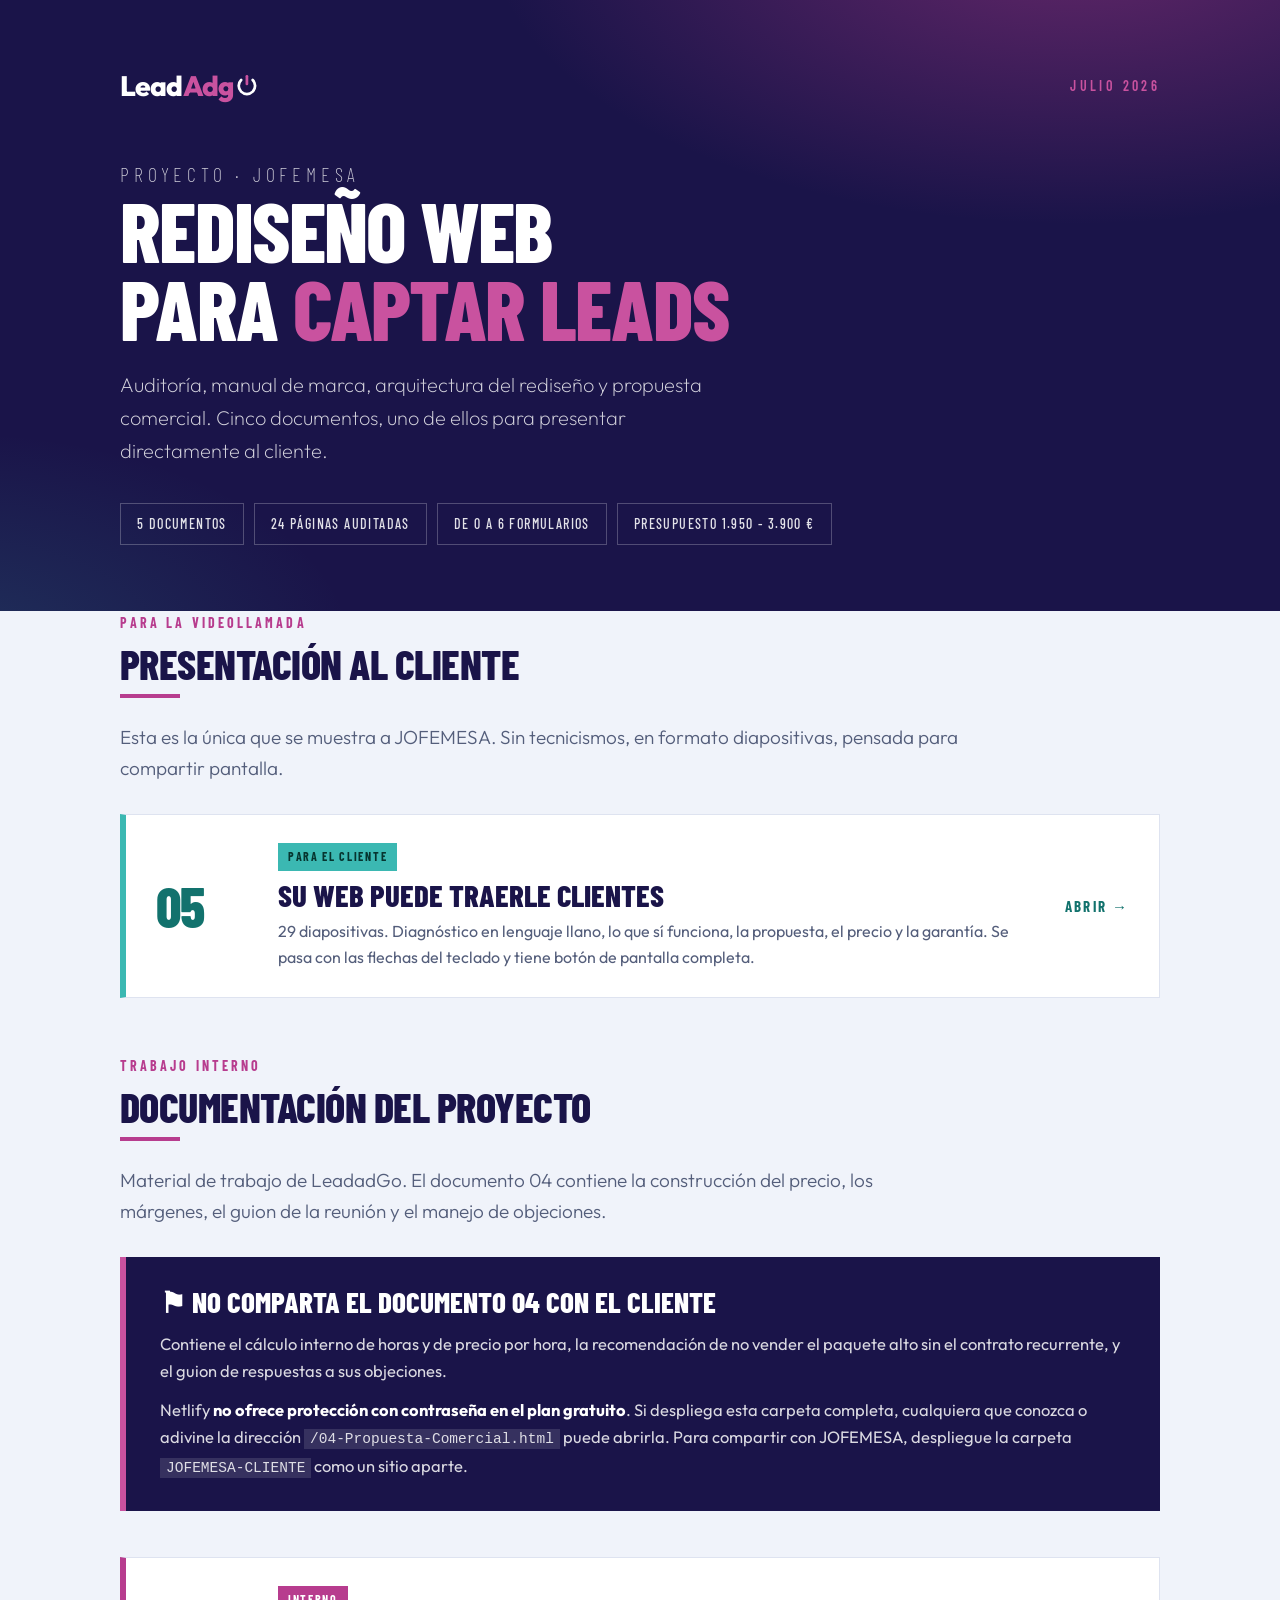
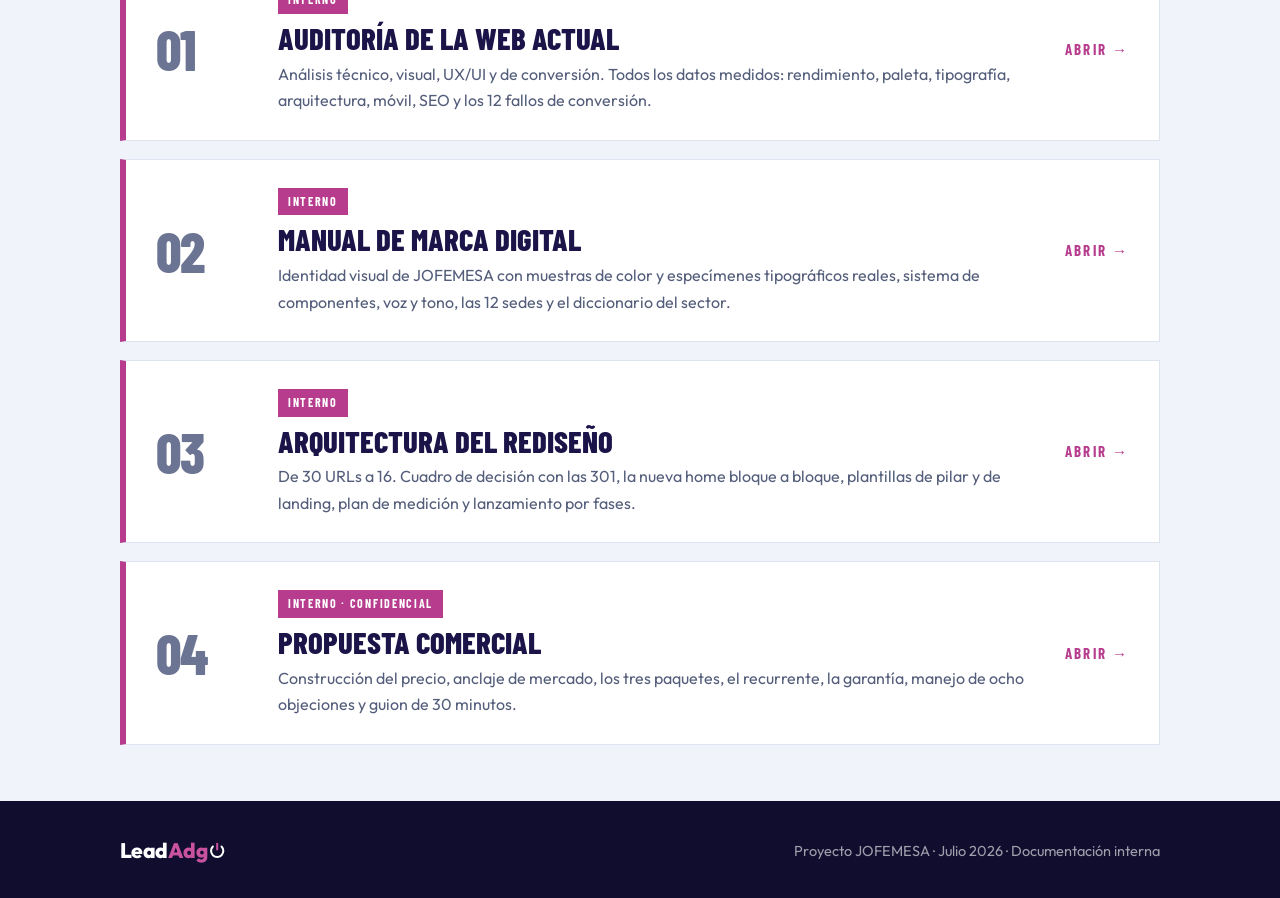
<file: JOFEMESA/Nueva carpeta/index.html>
<!DOCTYPE html>
<html lang="es">
<head>
<meta charset="utf-8">
<meta name="viewport" content="width=device-width, initial-scale=1">
<meta name="robots" content="noindex, nofollow">
<title>JOFEMESA × LeadadGo · Documentación del proyecto</title>
<link href="https://fonts.googleapis.com/css2?family=Barlow+Condensed:wght@400;500;600;700;800&family=Outfit:wght@200;300;400;500;600;700;800&display=swap" rel="stylesheet">
<style>
:root{
  --navy:#1A1449;--navy2:#1D1A55;--deep:#100D2E;
  --mag:#B73C8E;--magl:#C9529F;
  /* --teal para rellenos; --teal-ink para texto sobre fondo claro (5,75:1) */
  --teal:#3BB8B2;--teal-ink:#12726D;
  /* --t3 a 4,62:1 sobre blanco: cumple WCAG AA */
  --mist:#F0F3FA;--border:#DEE3F0;--t2:#545E7B;--t3:#6B7492;
  --fd:'Barlow Condensed','Arial Narrow',sans-serif;
  --fb:'Outfit',-apple-system,'Segoe UI',sans-serif;
}
*{box-sizing:border-box}
body{margin:0;font-family:var(--fb);font-size:17px;line-height:1.65;color:var(--navy);background:var(--mist);-webkit-font-smoothing:antialiased}
.w{max-width:1120px;margin:0 auto;padding:0 40px}
@media(max-width:820px){.w{padding:0 22px}}

.hero{background:var(--navy);color:#fff;position:relative;overflow:hidden;padding:72px 0 66px}
.hero::before{content:'';position:absolute;inset:0;background:
  radial-gradient(950px 480px at 84% -12%,rgba(183,60,142,.48),transparent 62%),
  radial-gradient(680px 380px at -4% 108%,rgba(59,184,178,.18),transparent 60%)}
.hero .w{position:relative}
.hero .top{display:flex;align-items:center;justify-content:space-between;gap:22px;margin-bottom:58px;flex-wrap:wrap}
.kick{font-family:var(--fd);font-size:14px;font-weight:600;letter-spacing:.24em;text-transform:uppercase;color:var(--magl);margin:0 0 12px}
h1{font-family:var(--fd);font-size:clamp(42px,6.6vw,88px);font-weight:800;line-height:.92;letter-spacing:-.02em;text-transform:uppercase;margin:0 0 22px}
h1 em{font-style:normal;color:var(--magl)}
.hero p{font-size:20px;font-weight:200;color:rgba(255,255,255,.8);max-width:600px;margin:0}
.hero .meta{display:flex;flex-wrap:wrap;gap:10px;margin-top:36px}
.hero .meta span{font-family:var(--fd);font-size:14px;font-weight:500;letter-spacing:.1em;text-transform:uppercase;padding:8px 16px;border:1px solid rgba(255,255,255,.24);color:rgba(255,255,255,.88)}

main{padding:64px 0 90px}
.sect{font-family:var(--fd);font-size:14px;font-weight:700;letter-spacing:.22em;text-transform:uppercase;color:var(--mag);margin:0 0 8px}
h2{font-family:var(--fd);font-size:clamp(28px,3.4vw,42px);font-weight:800;line-height:1;letter-spacing:-.012em;text-transform:uppercase;margin:0 0 10px}
.sub{font-size:19px;font-weight:300;color:var(--t2);max-width:70ch;margin:0 0 30px}
.rule{height:4px;width:60px;background:var(--mag);margin:0 0 24px}

.docs{display:grid;gap:18px;margin:0 0 56px}
.doc{
  display:grid;grid-template-columns:96px 1fr auto;gap:26px;align-items:center;
  background:#fff;border:1px solid var(--border);padding:26px 30px;
  text-decoration:none;color:inherit;transition:border-color .16s,transform .16s,box-shadow .16s
}
.doc:hover{border-color:var(--mag);transform:translateY(-2px);box-shadow:0 14px 34px rgba(26,20,73,.1)}
.doc .n{font-family:var(--fd);font-size:56px;font-weight:800;line-height:.85;color:var(--t3);letter-spacing:-.03em;transition:color .16s}
.doc:hover .n{color:var(--mag)}
.doc h3{font-family:var(--fd);font-size:clamp(24px,2.4vw,32px);font-weight:800;text-transform:uppercase;line-height:1;margin:0 0 7px}
.doc p{font-size:16px;color:var(--t2);margin:0}
.doc .go{font-family:var(--fd);font-size:15px;font-weight:700;letter-spacing:.14em;text-transform:uppercase;color:var(--mag);white-space:nowrap}
.doc.client{border-left:6px solid var(--teal)}
.doc.client .n{color:var(--teal-ink)}
.doc.client:hover{border-color:var(--teal)}
.doc.client:hover .n{color:var(--teal-ink)}
.doc.client .go{color:var(--teal-ink)}
.doc.internal{border-left:6px solid var(--mag)}
@media(max-width:760px){.doc{grid-template-columns:1fr;gap:12px}.doc .n{font-size:40px}}

.badge{display:inline-block;font-family:var(--fd);font-size:12px;font-weight:700;letter-spacing:.14em;text-transform:uppercase;padding:4px 10px;margin-bottom:9px}
.badge.cli{background:var(--teal);color:#06342F}
.badge.int{background:var(--mag);color:#fff}

.warn{background:var(--navy);color:#fff;border-left:6px solid var(--magl);padding:30px 34px;margin:0 0 46px}
.warn h3{font-family:var(--fd);font-size:29px;font-weight:800;text-transform:uppercase;line-height:1.05;margin:0 0 12px}
.warn p{margin:0 0 12px;color:rgba(255,255,255,.84);font-size:16.5px}
.warn p:last-child{margin:0}
.warn strong{color:#fff}
.warn code{font-family:ui-monospace,Consolas,monospace;font-size:.88em;background:rgba(255,255,255,.12);padding:2px 6px}

footer{background:var(--deep);color:rgba(255,255,255,.6);padding:38px 0;font-size:14.5px}
footer .w{display:flex;flex-wrap:wrap;gap:20px;justify-content:space-between;align-items:center}

.logo{display:inline-flex;align-items:center;gap:1px;font-weight:800;letter-spacing:-.035em;line-height:1;white-space:nowrap}
.logo .a{color:var(--navy)}.logo .b{color:var(--mag)}
.logo svg{display:block;margin-left:.05em;margin-bottom:.07em;overflow:visible}
.logo .ring{stroke:var(--navy)}.logo .bar{stroke:var(--mag)}
.logo.lt .a{color:#fff}.logo.lt .b{color:var(--magl)}
.logo.lt .ring{stroke:#fff}.logo.lt .bar{stroke:var(--magl)}
</style>
</head>
<body>

<header class="hero">
  <div class="w">
    <div class="top">
      <span class="logo lt" style="font-size:28px"><span class="a">Lead</span><span class="b">Adg</span><svg viewBox="0 0 24 24" width="0.78em" height="0.78em" fill="none" stroke-linecap="round" stroke-width="3"><path class="ring" d="M18.36 6.64a9 9 0 1 1-12.73 0"/><path class="bar" d="M12 2.6v8.4"/></svg></span>
      <span class="kick" style="margin:0">Julio 2026</span>
    </div>
    <p class="kick">Proyecto · JOFEMESA</p>
    <h1>Rediseño web<br>para <em>captar leads</em></h1>
    <p>Auditoría, manual de marca, arquitectura del rediseño y propuesta comercial. Cinco documentos, uno de ellos para presentar directamente al cliente.</p>
    <div class="meta">
      <span>5 documentos</span>
      <span>24 páginas auditadas</span>
      <span>De 0 a 6 formularios</span>
      <span>Presupuesto 1.950 - 3.900 €</span>
    </div>
  </div>
</header>

<main class="w">

  <p class="sect">Para la videollamada</p>
  <h2>Presentación al cliente</h2>
  <div class="rule"></div>
  <p class="sub">Esta es la única que se muestra a JOFEMESA. Sin tecnicismos, en formato diapositivas, pensada para compartir pantalla.</p>

  <div class="docs">
    <a class="doc client" href="05-Presentacion-Cliente.html">
      <span class="n">05</span>
      <div>
        <span class="badge cli">Para el cliente</span>
        <h3>Su web puede traerle clientes</h3>
        <p>29 diapositivas. Diagnóstico en lenguaje llano, lo que sí funciona, la propuesta, el precio y la garantía. Se pasa con las flechas del teclado y tiene botón de pantalla completa.</p>
      </div>
      <span class="go">Abrir →</span>
    </a>
  </div>

  <p class="sect">Trabajo interno</p>
  <h2>Documentación del proyecto</h2>
  <div class="rule"></div>
  <p class="sub">Material de trabajo de LeadadGo. El documento 04 contiene la construcción del precio, los márgenes, el guion de la reunión y el manejo de objeciones.</p>

  <div class="warn">
    <h3>⚑ No comparta el documento 04 con el cliente</h3>
    <p>Contiene el cálculo interno de horas y de precio por hora, la recomendación de no vender el paquete alto sin el contrato recurrente, y el guion de respuestas a sus objeciones.</p>
    <p>Netlify <strong>no ofrece protección con contraseña en el plan gratuito</strong>. Si despliega esta carpeta completa, cualquiera que conozca o adivine la dirección <code>/04-Propuesta-Comercial.html</code> puede abrirla. Para compartir con JOFEMESA, despliegue la carpeta <code>JOFEMESA-CLIENTE</code> como un sitio aparte.</p>
  </div>

  <div class="docs">
    <a class="doc internal" href="01-Auditoria-Web-Actual.html">
      <span class="n">01</span>
      <div>
        <span class="badge int">Interno</span>
        <h3>Auditoría de la web actual</h3>
        <p>Análisis técnico, visual, UX/UI y de conversión. Todos los datos medidos: rendimiento, paleta, tipografía, arquitectura, móvil, SEO y los 12 fallos de conversión.</p>
      </div>
      <span class="go">Abrir →</span>
    </a>
    <a class="doc internal" href="02-Manual-de-Marca.html">
      <span class="n">02</span>
      <div>
        <span class="badge int">Interno</span>
        <h3>Manual de marca digital</h3>
        <p>Identidad visual de JOFEMESA con muestras de color y especímenes tipográficos reales, sistema de componentes, voz y tono, las 12 sedes y el diccionario del sector.</p>
      </div>
      <span class="go">Abrir →</span>
    </a>
    <a class="doc internal" href="03-Arquitectura-Rediseno.html">
      <span class="n">03</span>
      <div>
        <span class="badge int">Interno</span>
        <h3>Arquitectura del rediseño</h3>
        <p>De 30 URLs a 16. Cuadro de decisión con las 301, la nueva home bloque a bloque, plantillas de pilar y de landing, plan de medición y lanzamiento por fases.</p>
      </div>
      <span class="go">Abrir →</span>
    </a>
    <a class="doc internal" href="04-Propuesta-Comercial.html">
      <span class="n">04</span>
      <div>
        <span class="badge int">Interno · confidencial</span>
        <h3>Propuesta comercial</h3>
        <p>Construcción del precio, anclaje de mercado, los tres paquetes, el recurrente, la garantía, manejo de ocho objeciones y guion de 30 minutos.</p>
      </div>
      <span class="go">Abrir →</span>
    </a>
  </div>

</main>

<footer>
  <div class="w">
    <span class="logo lt" style="font-size:21px"><span class="a">Lead</span><span class="b">Adg</span><svg viewBox="0 0 24 24" width="0.78em" height="0.78em" fill="none" stroke-linecap="round" stroke-width="3"><path class="ring" d="M18.36 6.64a9 9 0 1 1-12.73 0"/><path class="bar" d="M12 2.6v8.4"/></svg></span>
    <span>Proyecto JOFEMESA · Julio 2026 · Documentación interna</span>
  </div>
</footer>

</body>
</html>
</file>
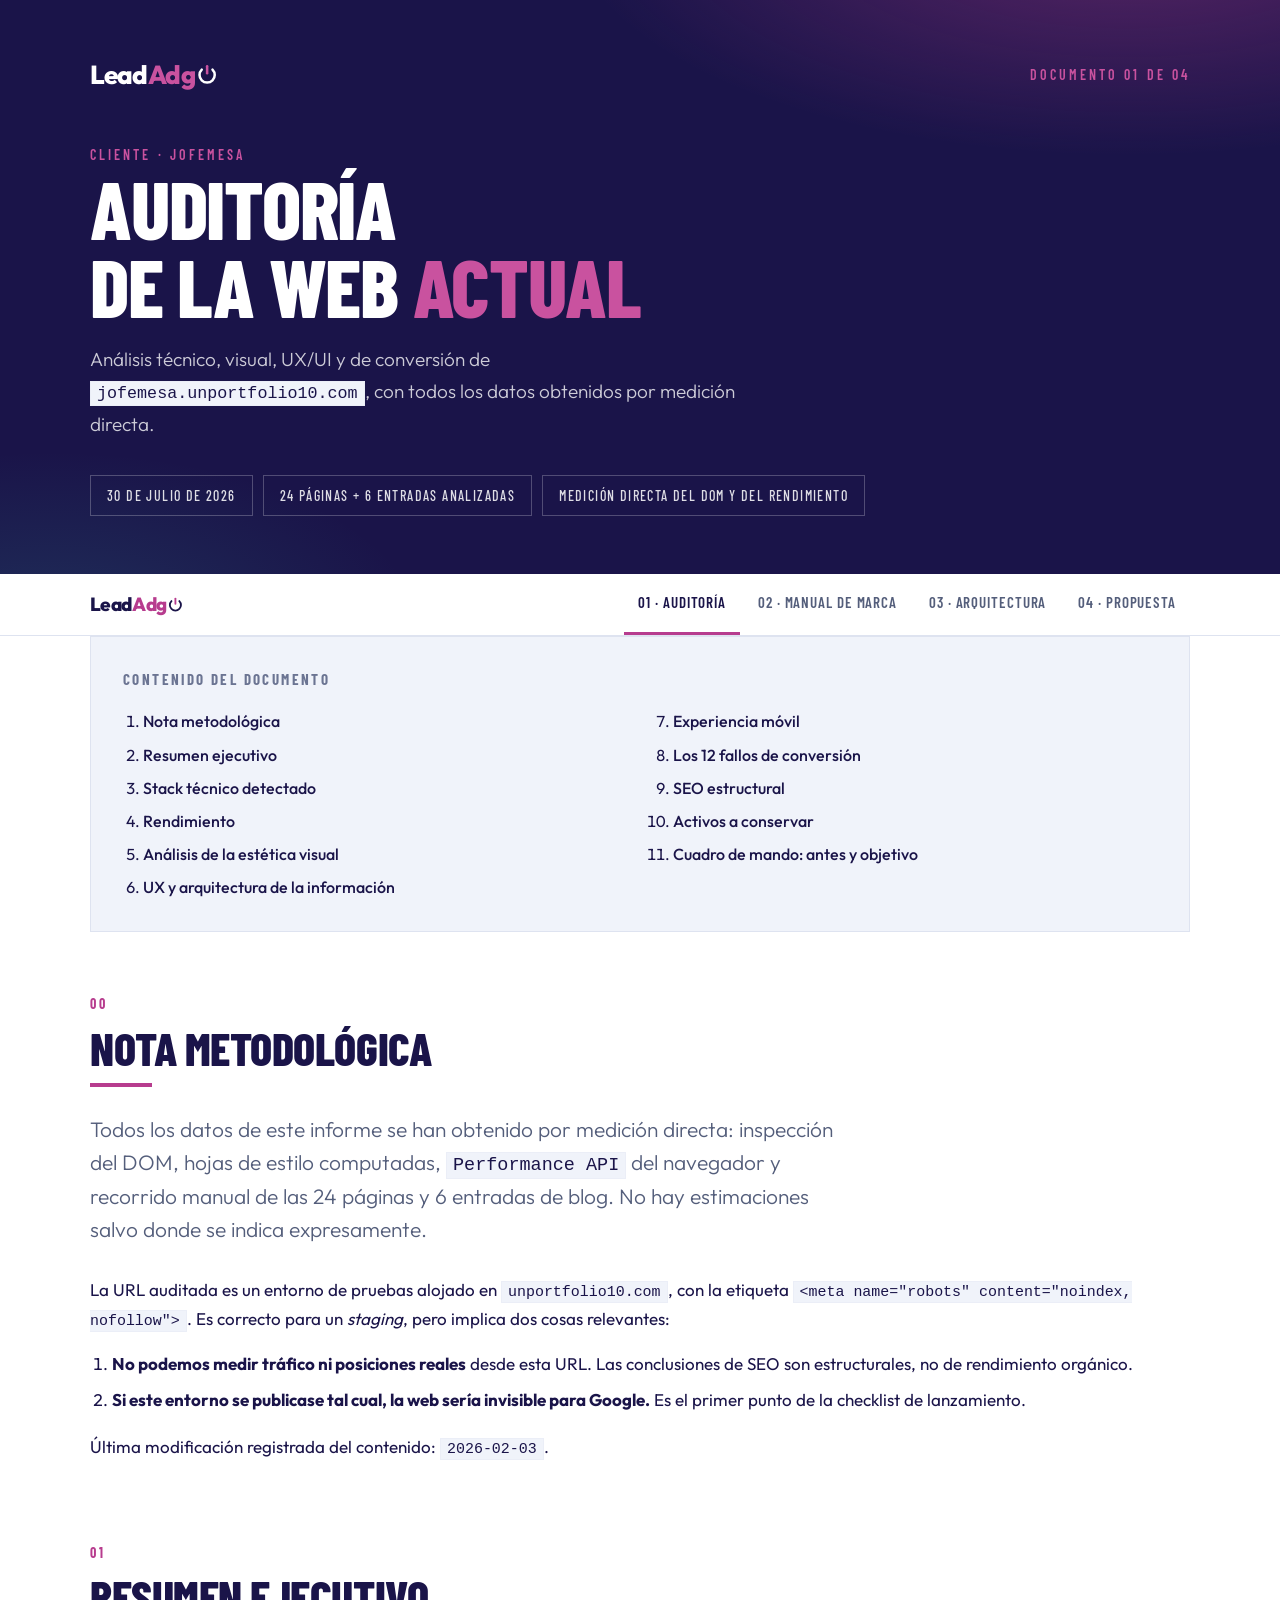
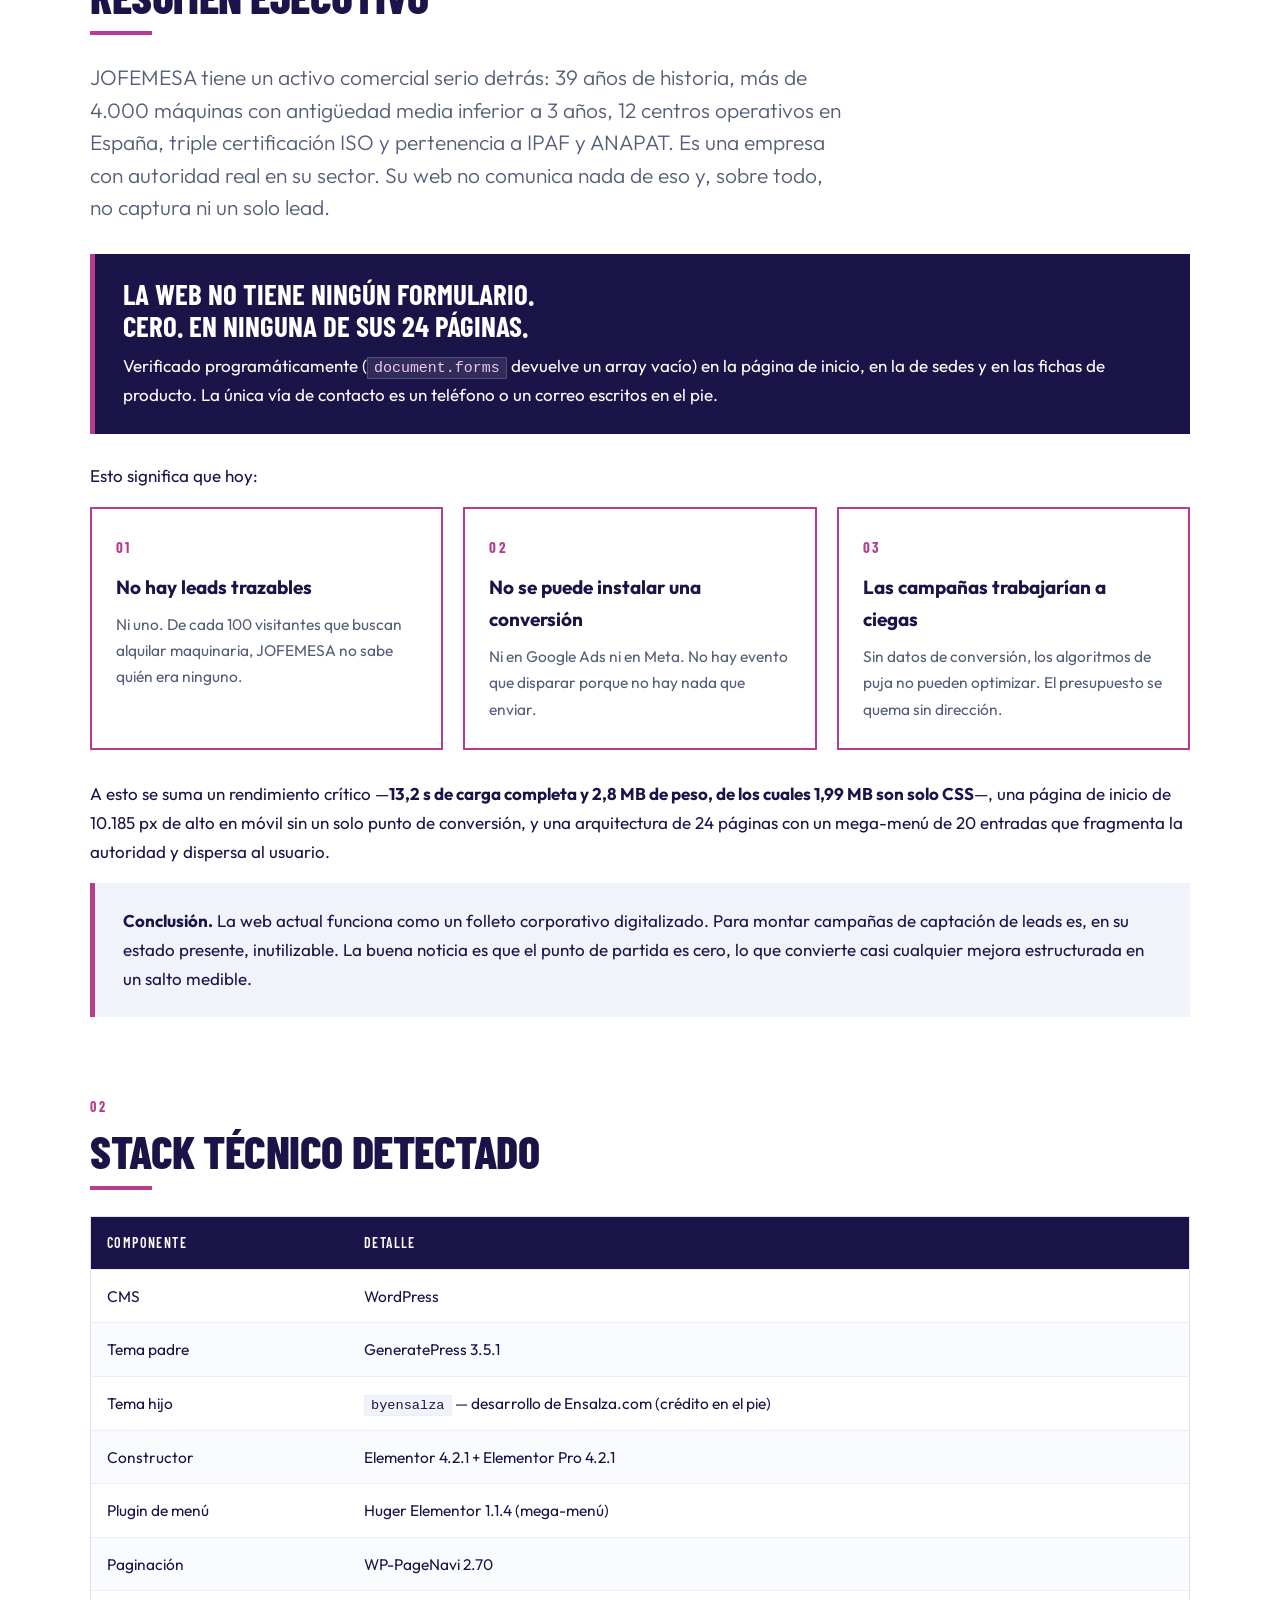
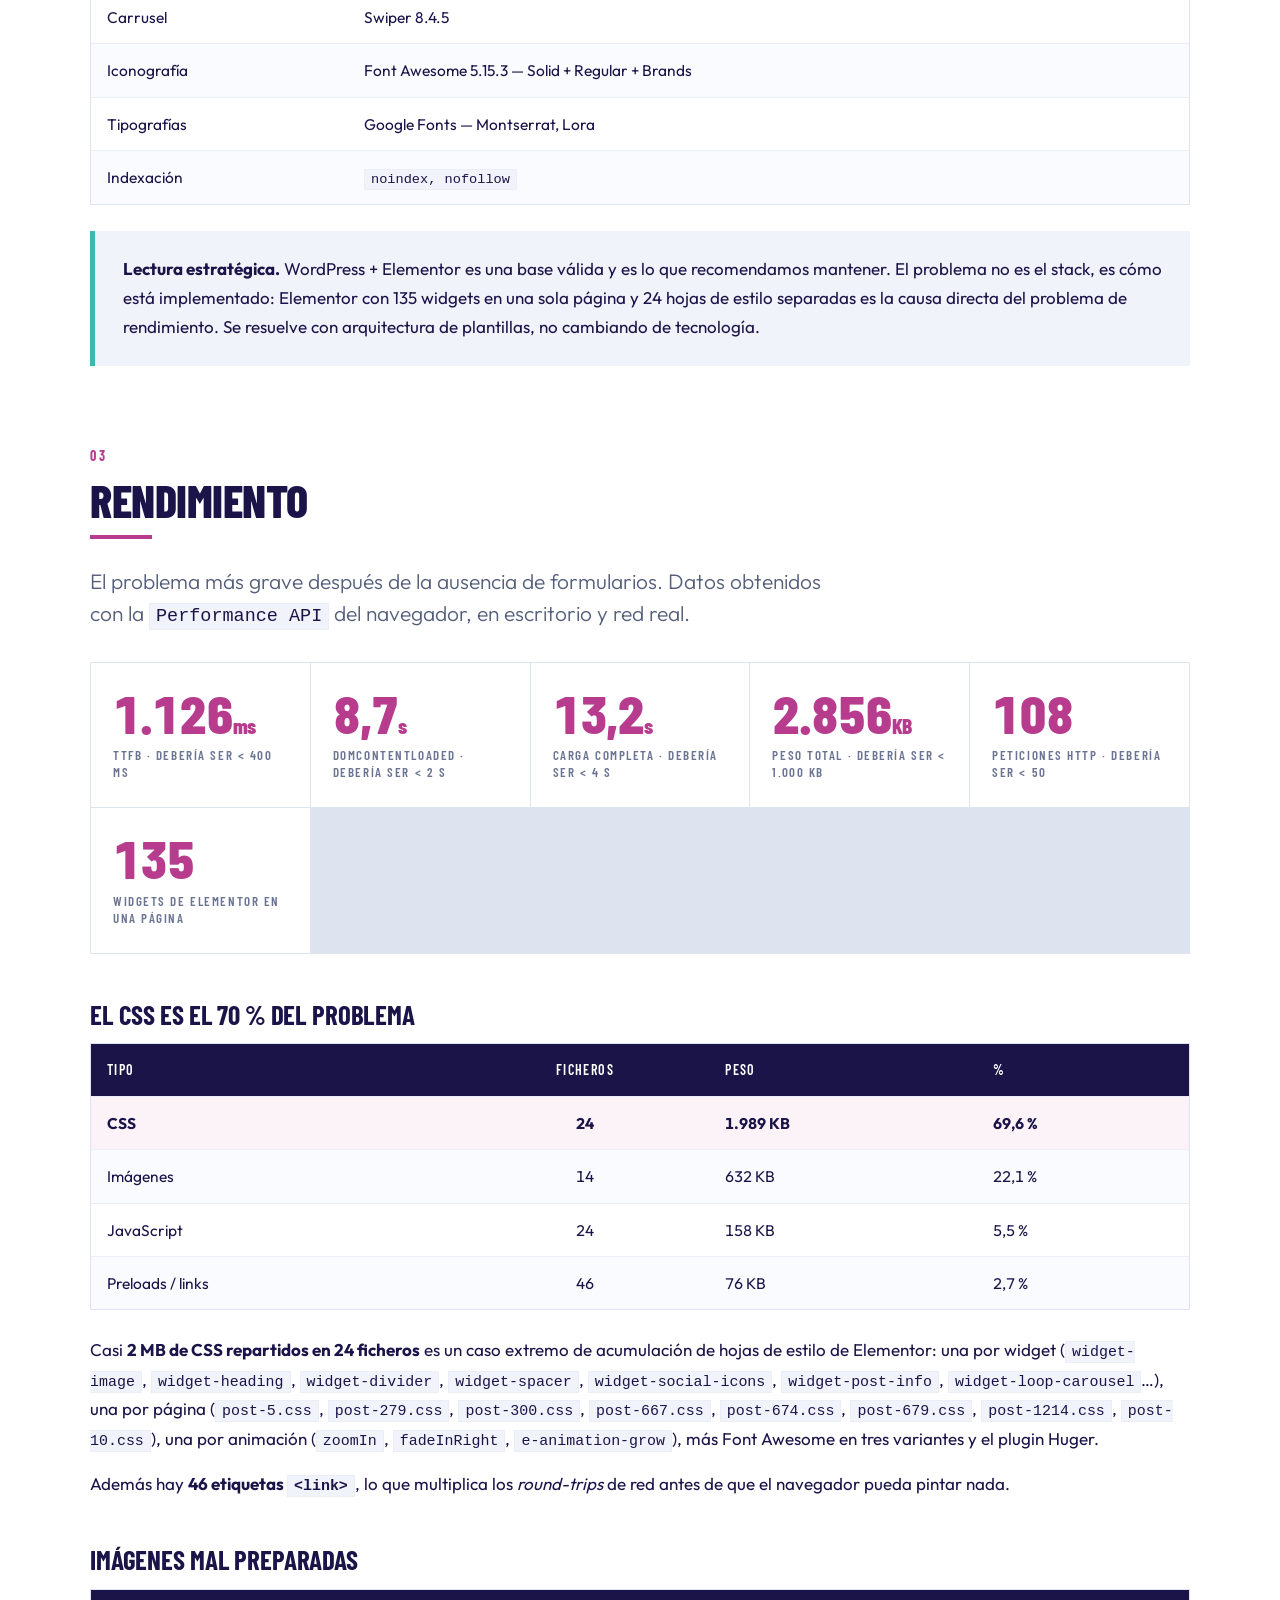
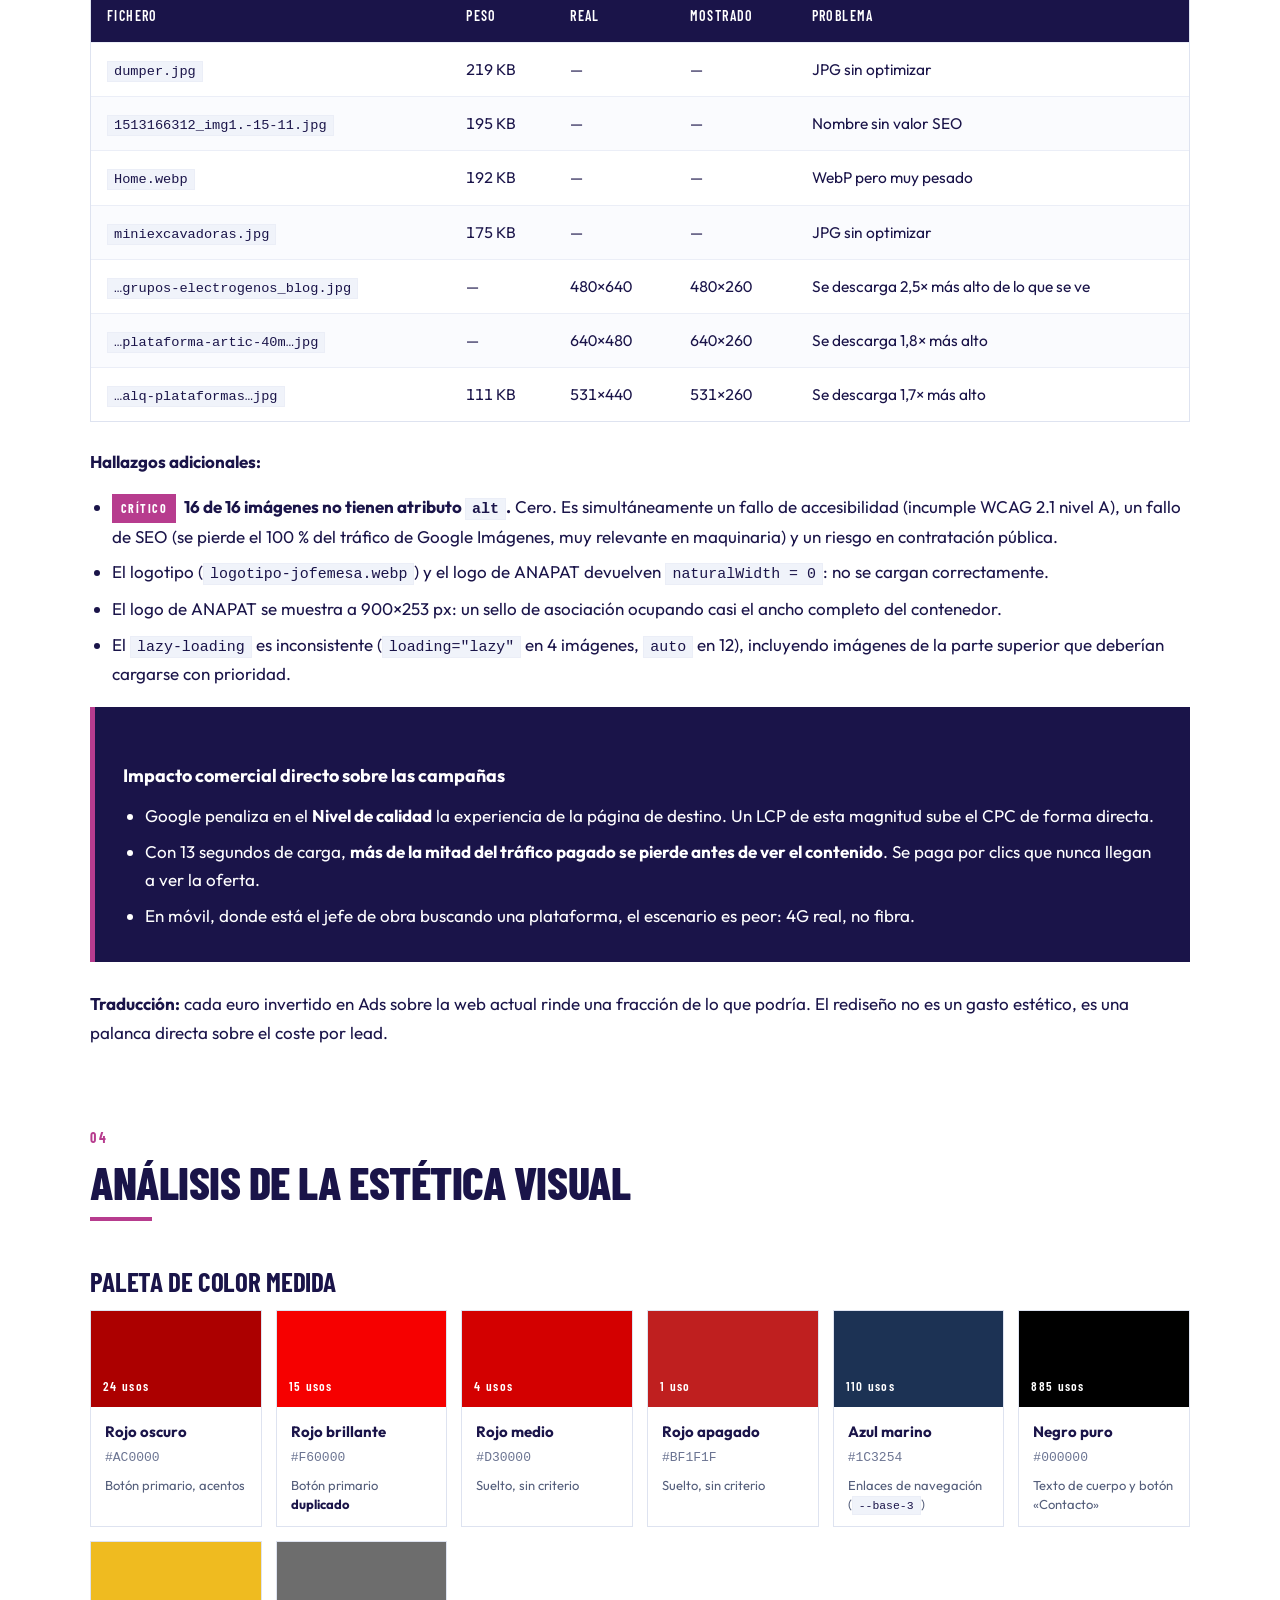
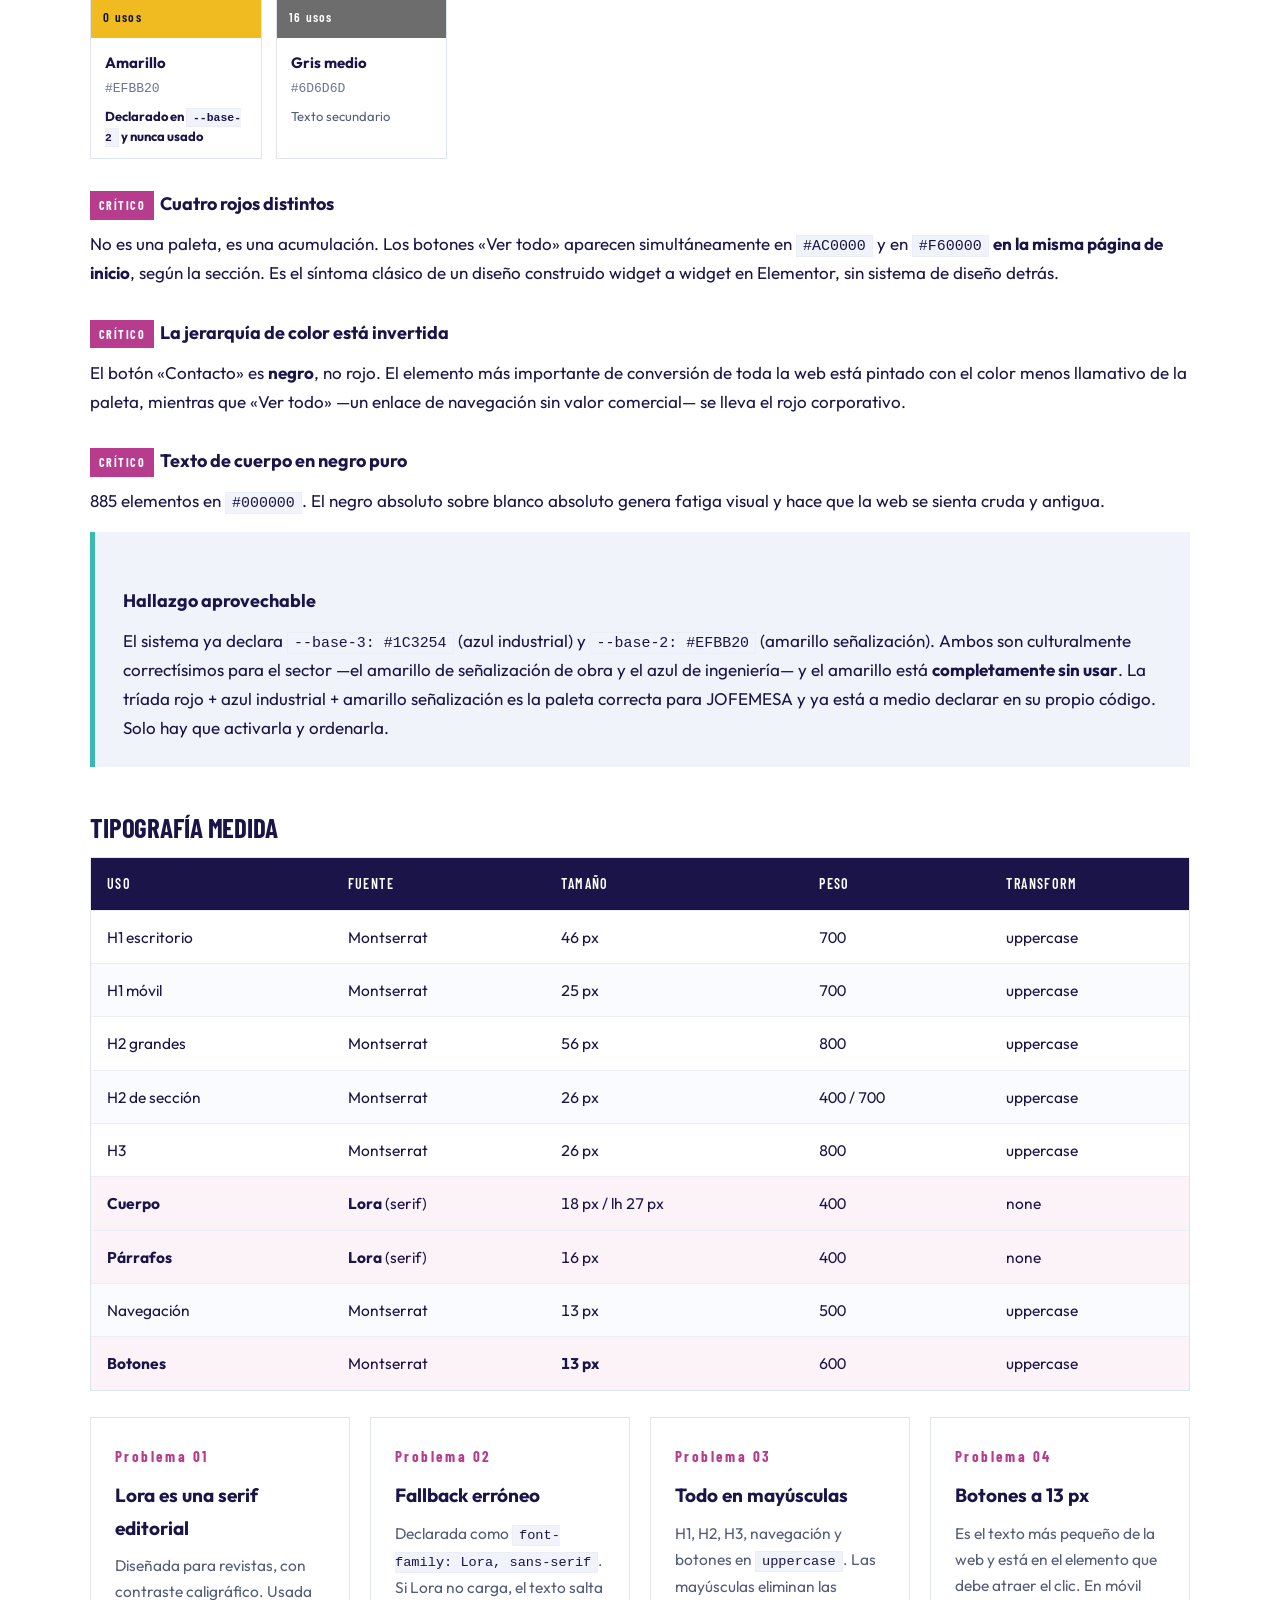
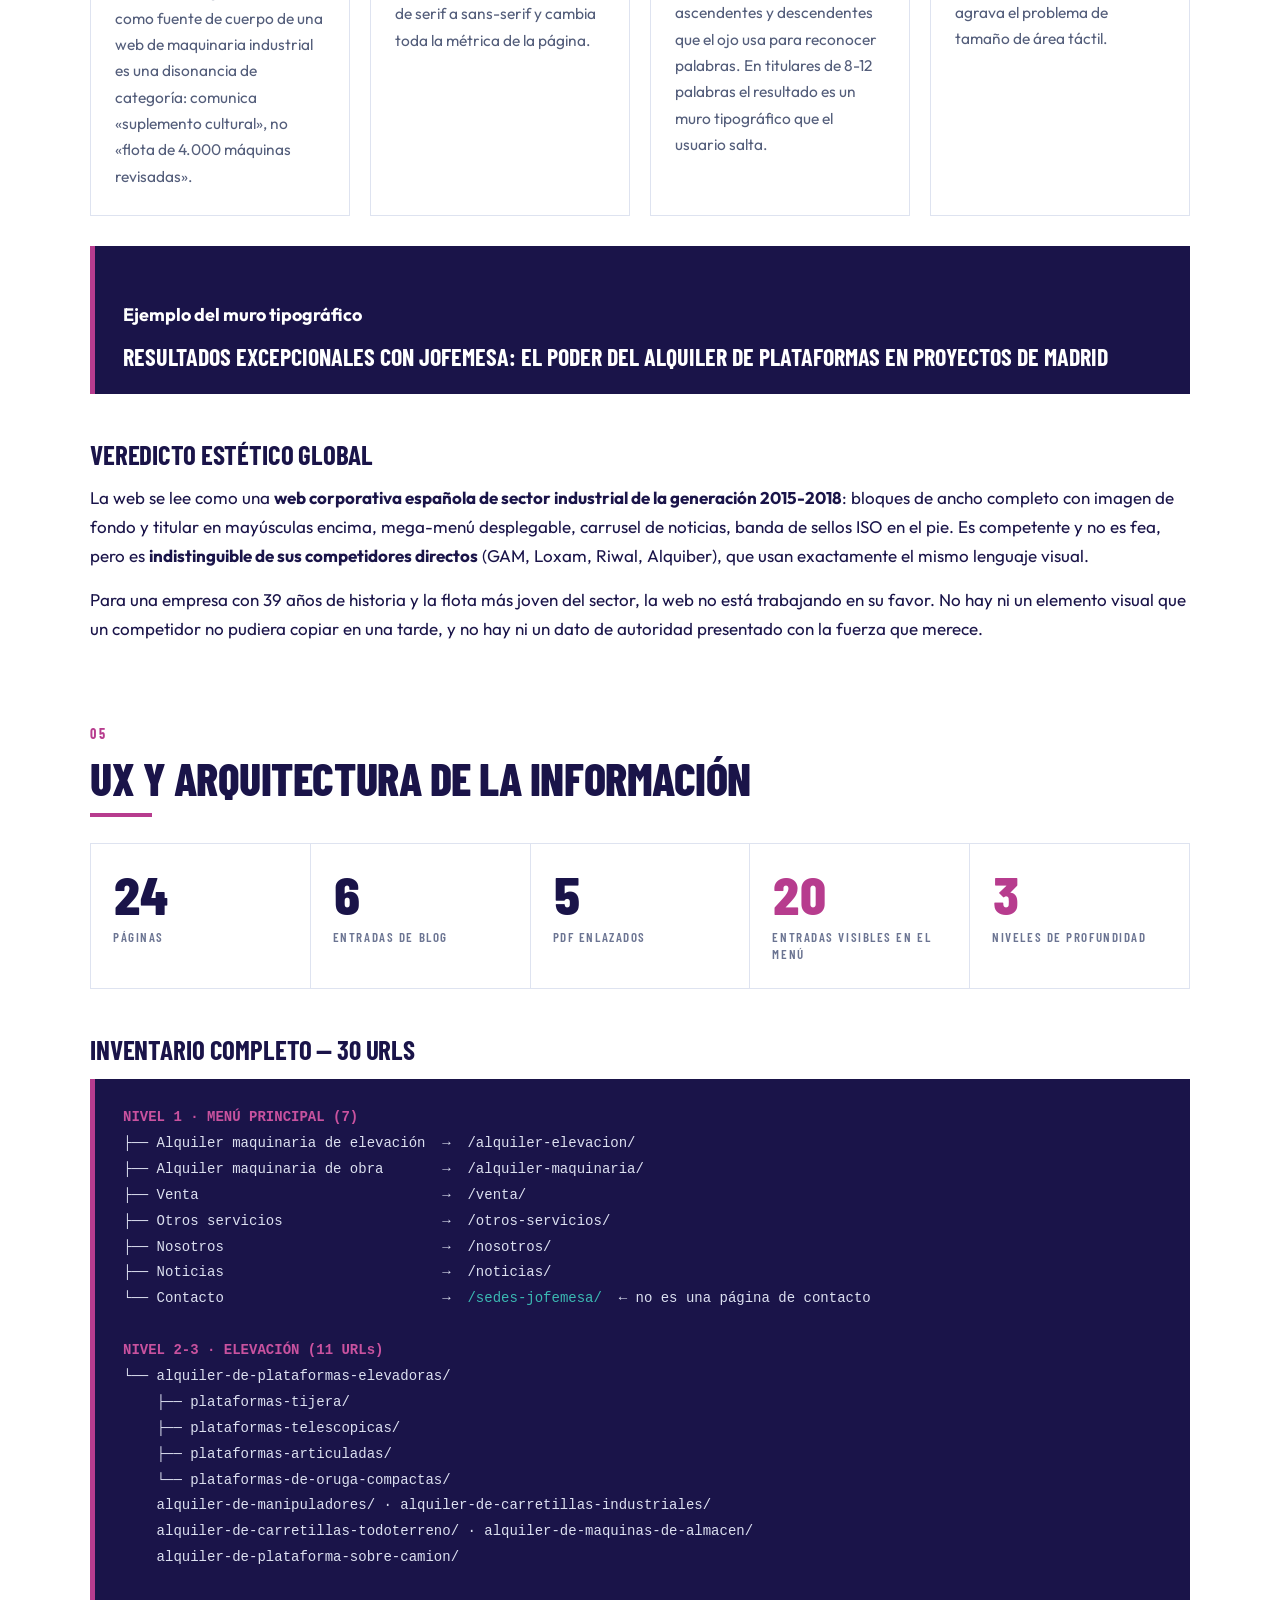
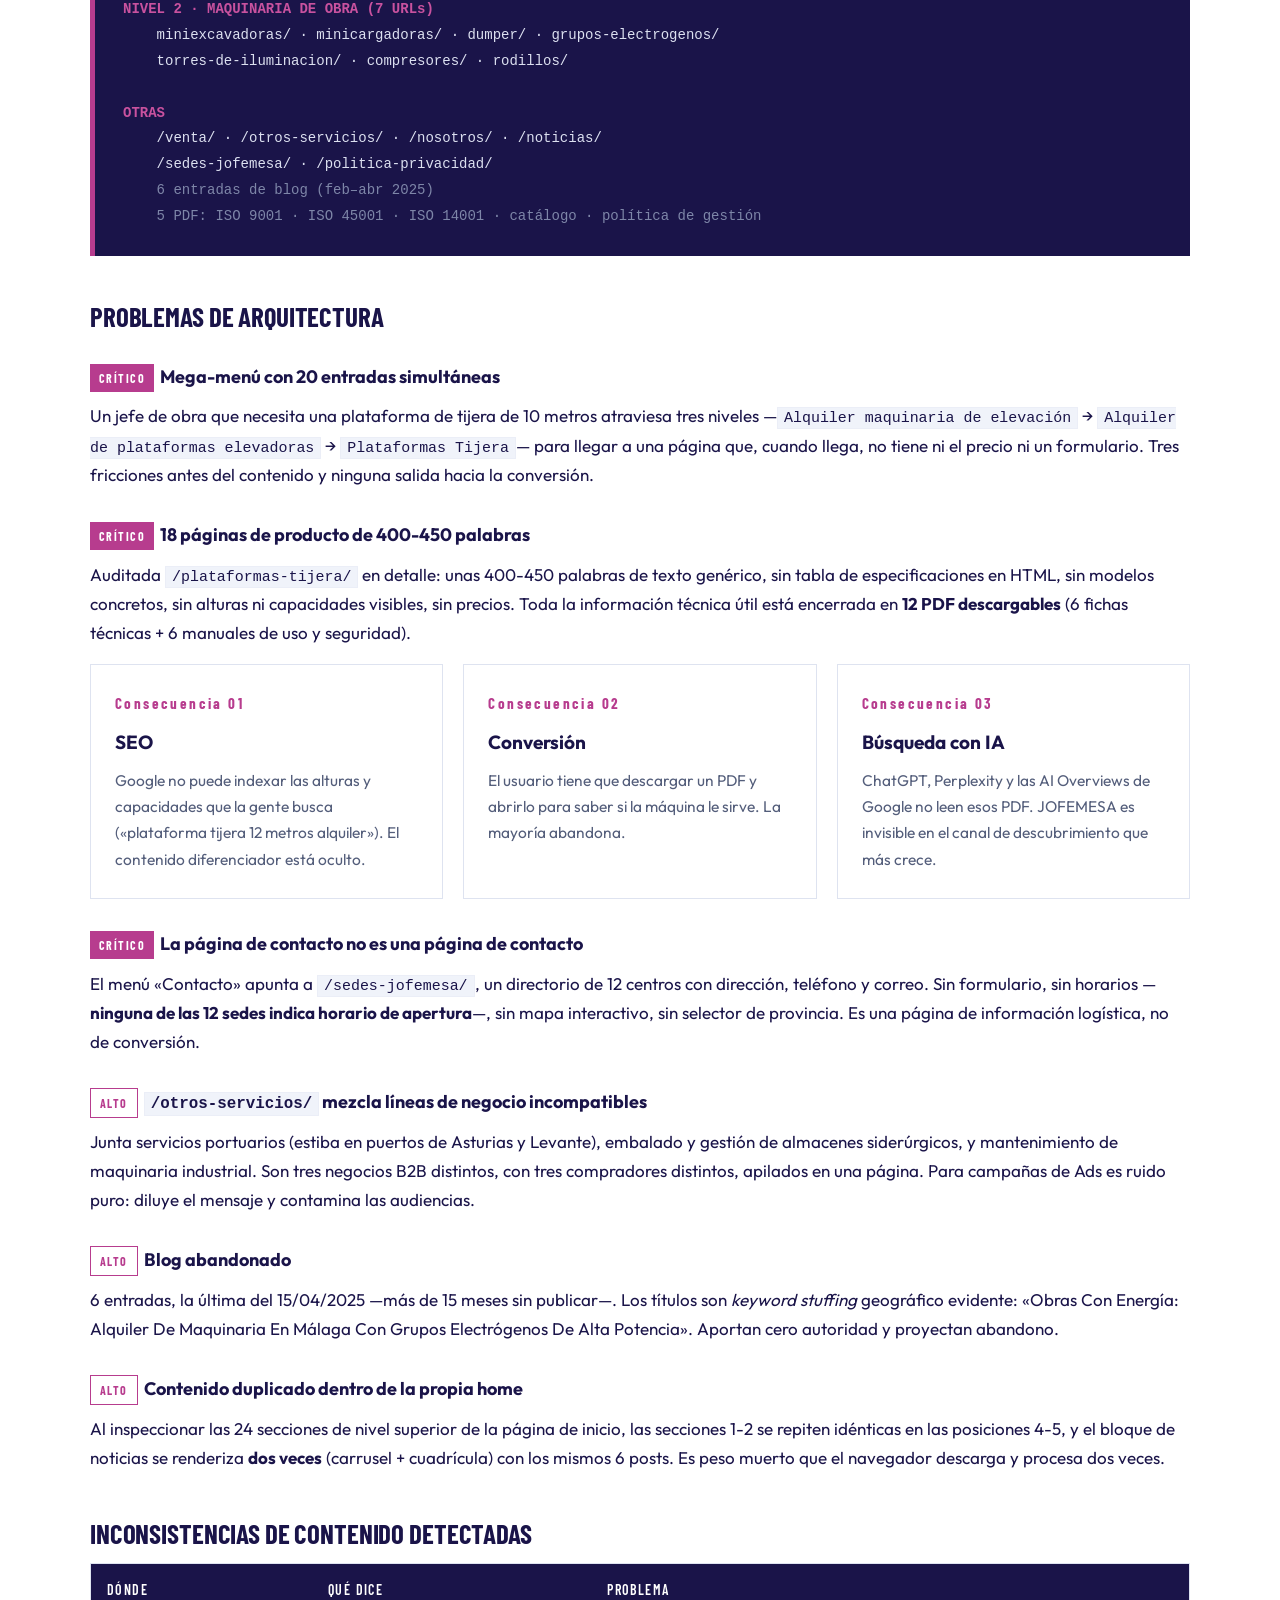
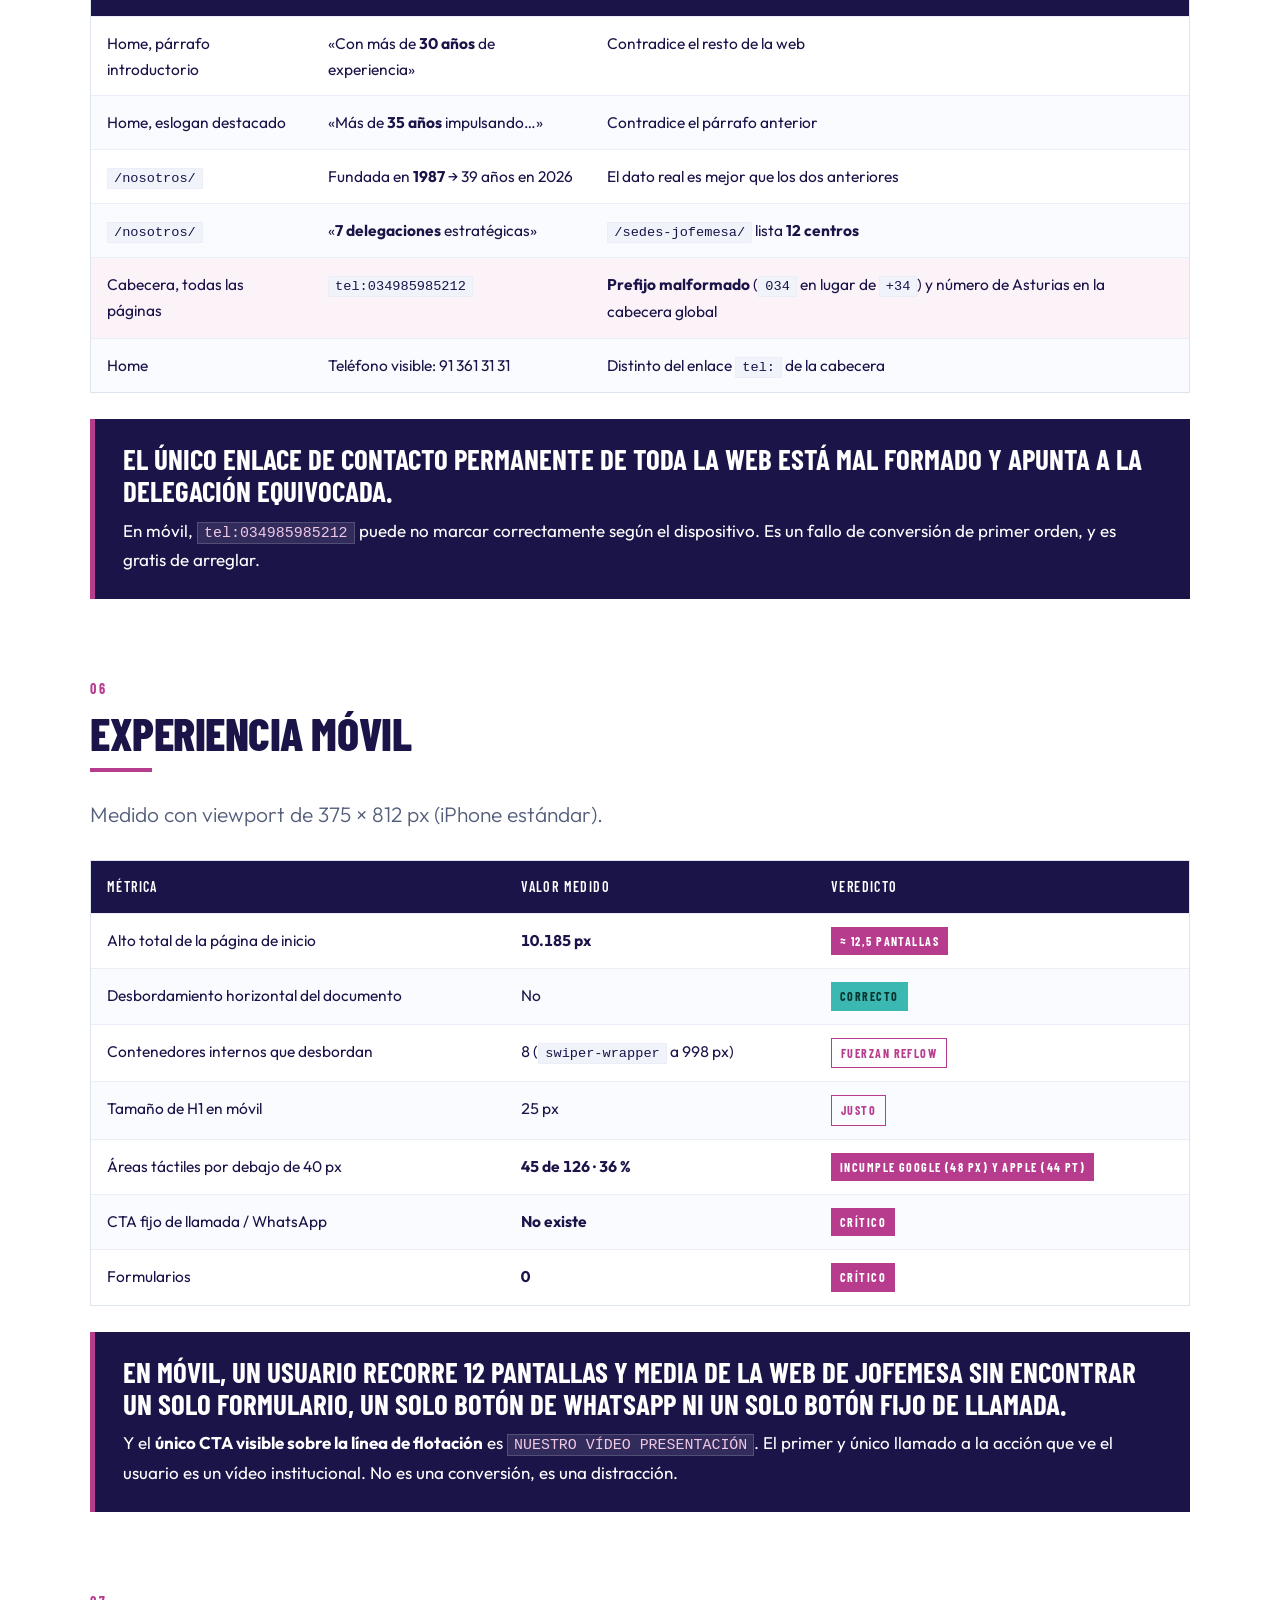
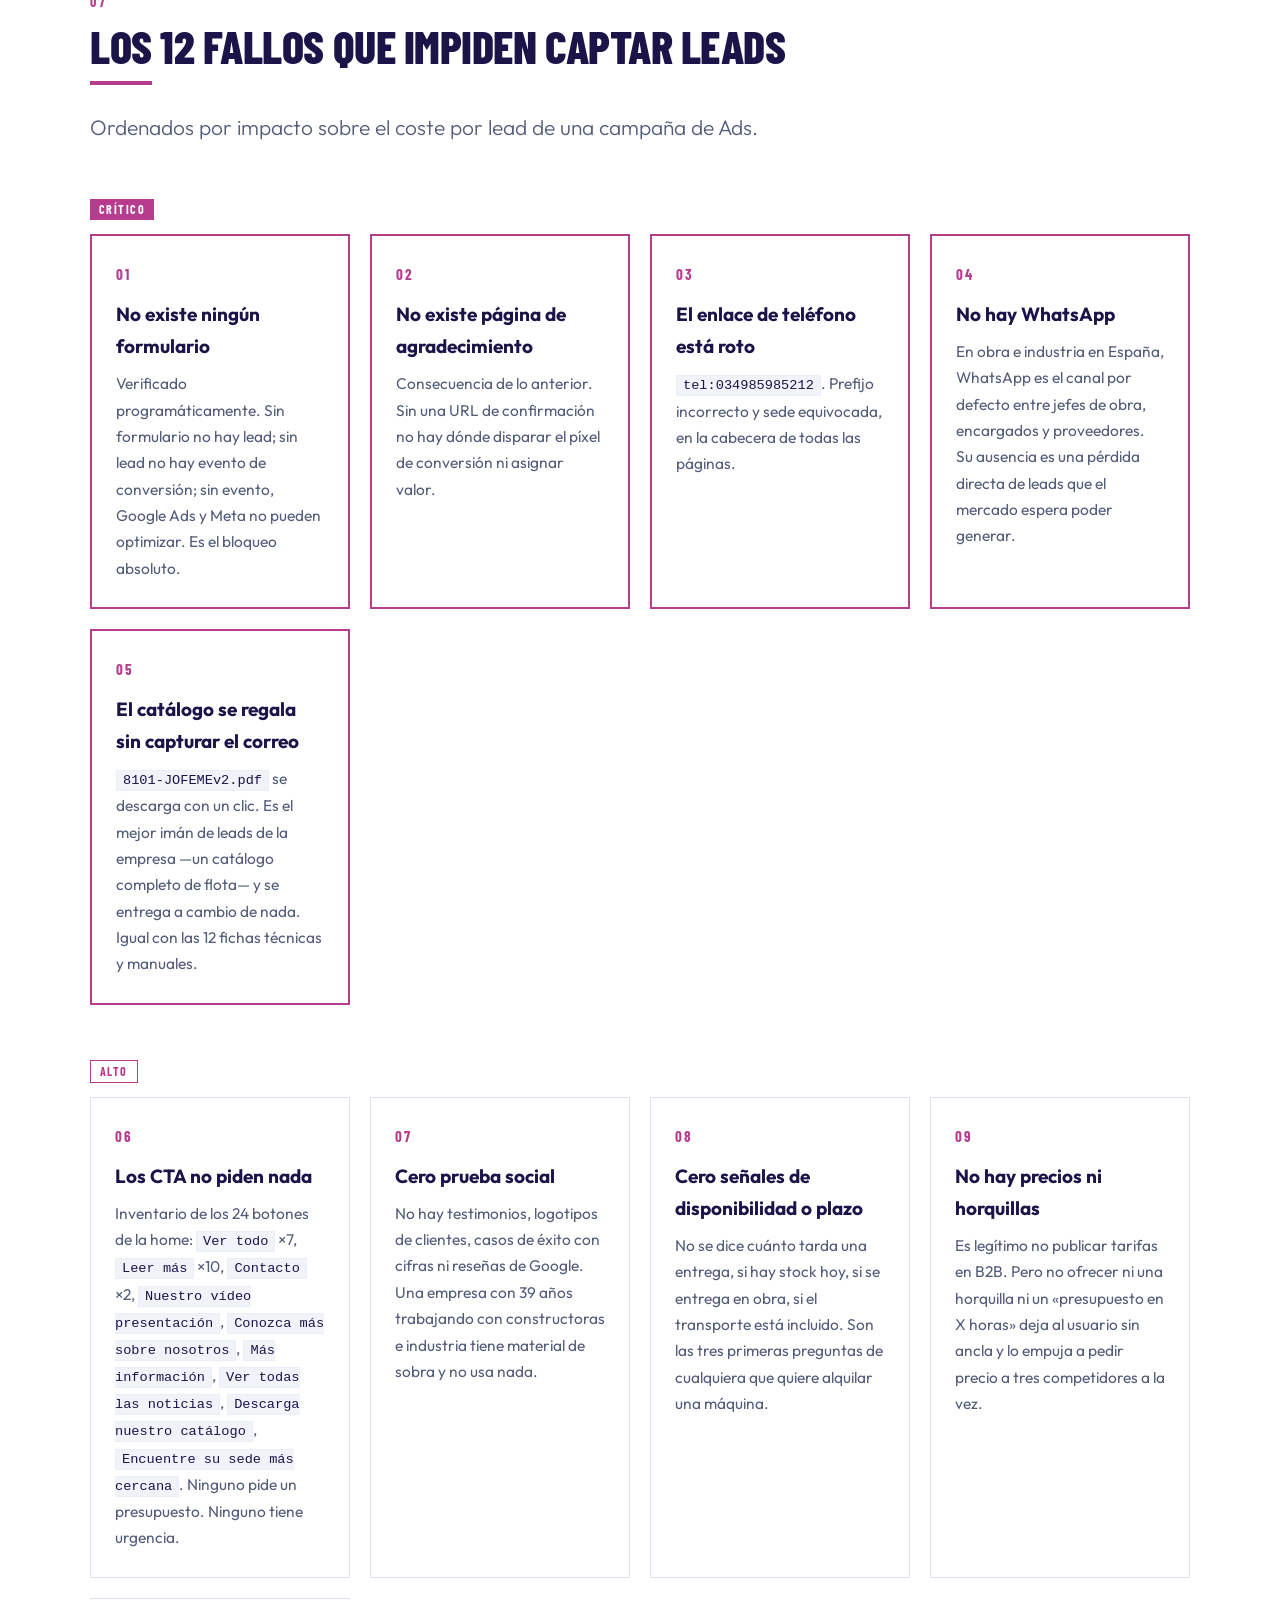
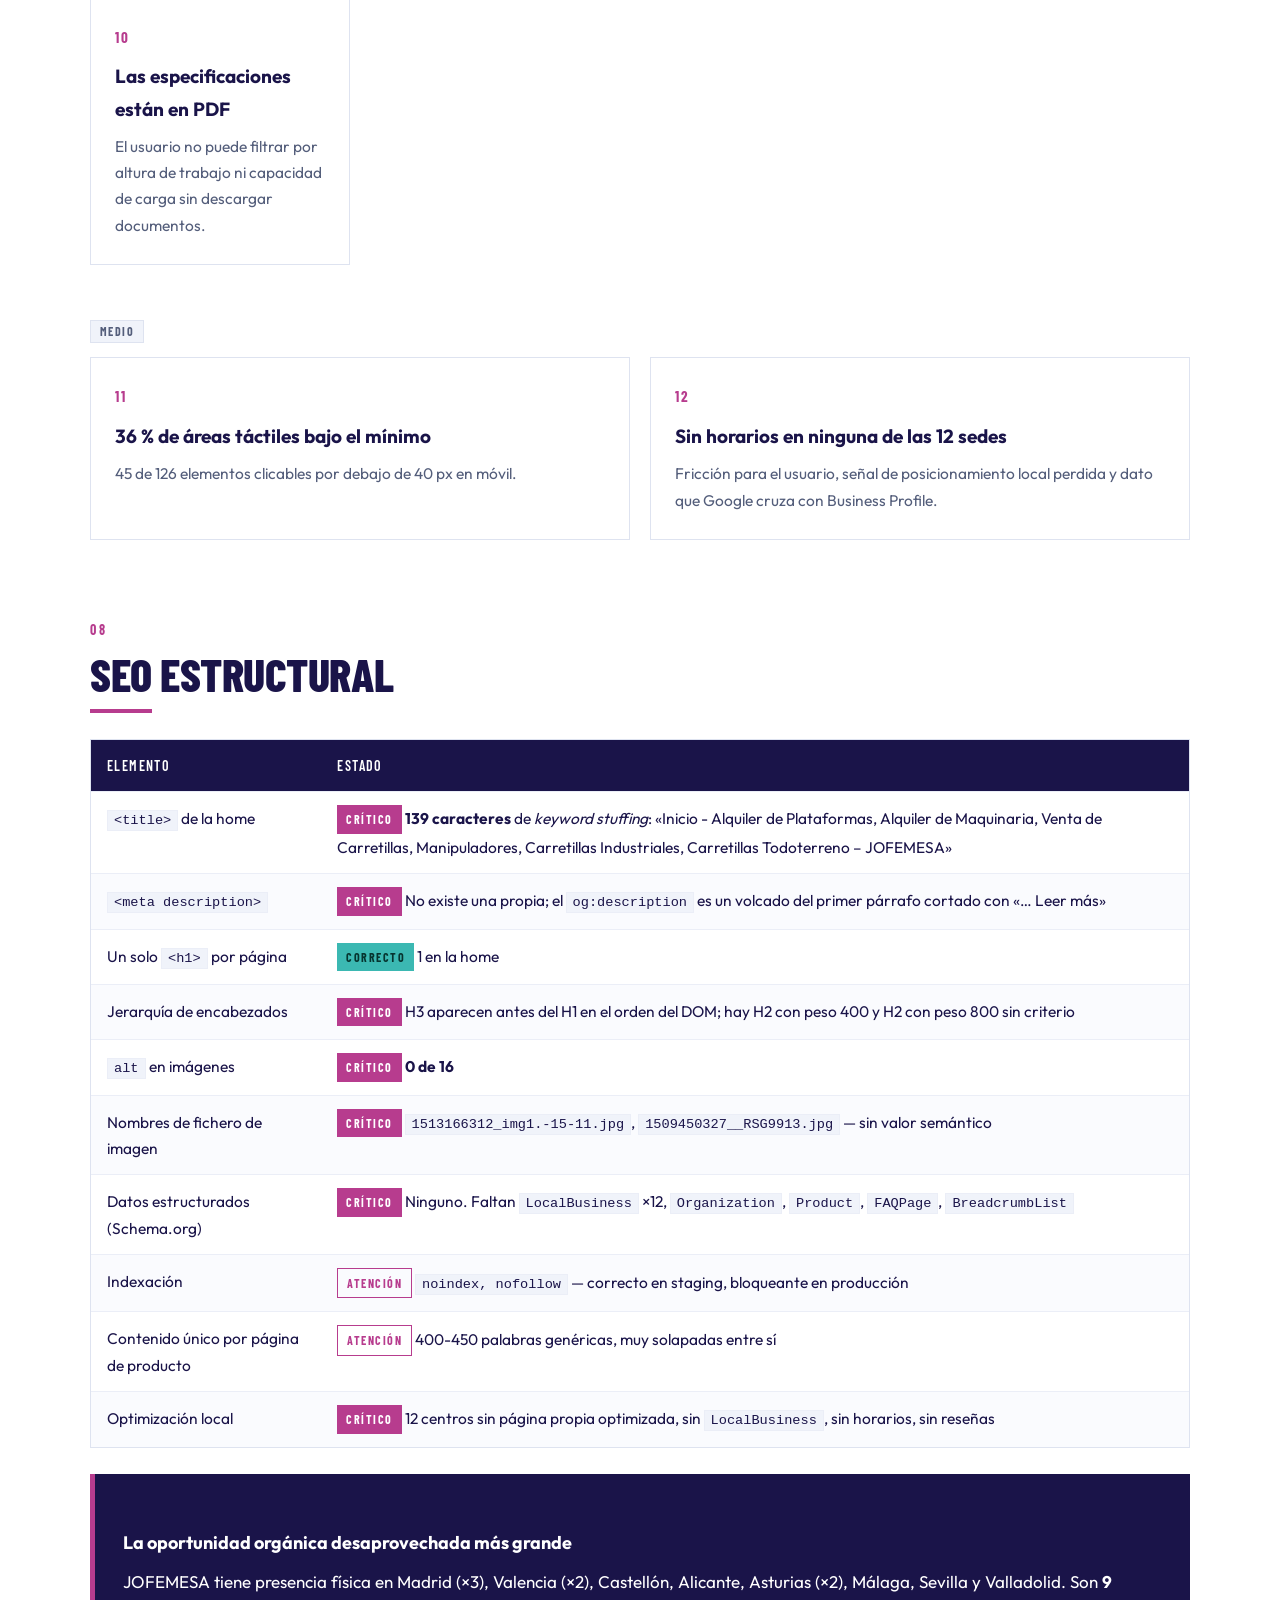
<file: JOFEMESA/Nueva carpeta/01-Auditoria-Web-Actual.html>
<!DOCTYPE html>
<html lang="es">
<head>
<meta charset="utf-8">
<meta name="viewport" content="width=device-width, initial-scale=1">
<title>Auditoría web JOFEMESA · LeadadGo</title>
<link rel="stylesheet" href="assets/leadadgo.css">
</head>
<body>

<header class="doc-head">
  <div class="shell">
    <div class="topbar">
      <span class="logo logo--light"><span class="lg-a">Lead</span><span class="lg-b">Adg</span><svg viewBox="0 0 24 24" width="0.78em" height="0.78em" fill="none" stroke-linecap="round" stroke-width="3"><path class="lg-ring" d="M18.36 6.64a9 9 0 1 1-12.73 0"/><path class="lg-bar" d="M12 2.6v8.4"/></svg></span>
      <span class="doc-kicker">Documento 01 de 04</span>
    </div>
    <span class="doc-kicker">Cliente · JOFEMESA</span>
    <h1>Auditoría<br>de la web <em>actual</em></h1>
    <p class="sub">Análisis técnico, visual, UX/UI y de conversión de <code>jofemesa.unportfolio10.com</code>, con todos los datos obtenidos por medición directa.</p>
    <div class="doc-meta">
      <span>30 de julio de 2026</span>
      <span>24 páginas + 6 entradas analizadas</span>
      <span>Medición directa del DOM y del rendimiento</span>
    </div>
  </div>
</header>

<nav class="docnav"><div class="shell">
  <span class="logo"><span class="lg-a">Lead</span><span class="lg-b">Adg</span><svg viewBox="0 0 24 24" width="0.78em" height="0.78em" fill="none" stroke-linecap="round" stroke-width="3"><path class="lg-ring" d="M18.36 6.64a9 9 0 1 1-12.73 0"/><path class="lg-bar" d="M12 2.6v8.4"/></svg></span>
  <span class="spacer"></span>
  <a href="01-Auditoria-Web-Actual.html" aria-current="page">01 · Auditoría</a>
  <a href="02-Manual-de-Marca.html">02 · Manual de marca</a>
  <a href="03-Arquitectura-Rediseno.html">03 · Arquitectura</a>
  <a href="04-Propuesta-Comercial.html">04 · Propuesta</a>
</div></nav>

<main class="shell">

  <div class="toc">
    <h4>Contenido del documento</h4>
    <ol>
      <li><a href="#metodo">Nota metodológica</a></li>
      <li><a href="#resumen">Resumen ejecutivo</a></li>
      <li><a href="#stack">Stack técnico detectado</a></li>
      <li><a href="#rendimiento">Rendimiento</a></li>
      <li><a href="#estetica">Análisis de la estética visual</a></li>
      <li><a href="#ux">UX y arquitectura de la información</a></li>
      <li><a href="#movil">Experiencia móvil</a></li>
      <li><a href="#conversion">Los 12 fallos de conversión</a></li>
      <li><a href="#seo">SEO estructural</a></li>
      <li><a href="#activos">Activos a conservar</a></li>
      <li><a href="#cuadro">Cuadro de mando: antes y objetivo</a></li>
    </ol>
  </div>

  <!-- ================= 00 ================= -->
  <section id="metodo">
    <span class="sec-num">00</span>
    <h2>Nota metodológica</h2>
    <div class="rule"></div>
    <p class="lead">Todos los datos de este informe se han obtenido por medición directa: inspección del DOM, hojas de estilo computadas, <code>Performance API</code> del navegador y recorrido manual de las 24 páginas y 6 entradas de blog. No hay estimaciones salvo donde se indica expresamente.</p>
    <p>La URL auditada es un entorno de pruebas alojado en <code>unportfolio10.com</code>, con la etiqueta <code>&lt;meta name="robots" content="noindex, nofollow"&gt;</code>. Es correcto para un <em>staging</em>, pero implica dos cosas relevantes:</p>
    <ol>
      <li><strong>No podemos medir tráfico ni posiciones reales</strong> desde esta URL. Las conclusiones de SEO son estructurales, no de rendimiento orgánico.</li>
      <li><strong>Si este entorno se publicase tal cual, la web sería invisible para Google.</strong> Es el primer punto de la checklist de lanzamiento.</li>
    </ol>
    <p>Última modificación registrada del contenido: <code>2026-02-03</code>.</p>
  </section>

  <!-- ================= 01 ================= -->
  <section id="resumen">
    <span class="sec-num">01</span>
    <h2>Resumen ejecutivo</h2>
    <div class="rule"></div>

    <p class="lead">JOFEMESA tiene un activo comercial serio detrás: 39 años de historia, más de 4.000 máquinas con antigüedad media inferior a 3 años, 12 centros operativos en España, triple certificación ISO y pertenencia a IPAF y ANAPAT. Es una empresa con autoridad real en su sector. Su web no comunica nada de eso y, sobre todo, no captura ni un solo lead.</p>

    <div class="callout dark">
      <p class="big">La web no tiene ningún formulario.<br>Cero. En ninguna de sus 24 páginas.</p>
      <p style="margin:0">Verificado programáticamente (<code>document.forms</code> devuelve un array vacío) en la página de inicio, en la de sedes y en las fichas de producto. La única vía de contacto es un teléfono o un correo escritos en el pie.</p>
    </div>

    <p>Esto significa que hoy:</p>
    <div class="cards">
      <div class="card hl"><span class="idx">01</span><h4>No hay leads trazables</h4><p>Ni uno. De cada 100 visitantes que buscan alquilar maquinaria, JOFEMESA no sabe quién era ninguno.</p></div>
      <div class="card hl"><span class="idx">02</span><h4>No se puede instalar una conversión</h4><p>Ni en Google Ads ni en Meta. No hay evento que disparar porque no hay nada que enviar.</p></div>
      <div class="card hl"><span class="idx">03</span><h4>Las campañas trabajarían a ciegas</h4><p>Sin datos de conversión, los algoritmos de puja no pueden optimizar. El presupuesto se quema sin dirección.</p></div>
    </div>

    <p>A esto se suma un rendimiento crítico —<strong>13,2 s de carga completa y 2,8 MB de peso, de los cuales 1,99 MB son solo CSS</strong>—, una página de inicio de 10.185 px de alto en móvil sin un solo punto de conversión, y una arquitectura de 24 páginas con un mega-menú de 20 entradas que fragmenta la autoridad y dispersa al usuario.</p>

    <div class="callout">
      <p style="margin:0"><strong>Conclusión.</strong> La web actual funciona como un folleto corporativo digitalizado. Para montar campañas de captación de leads es, en su estado presente, inutilizable. La buena noticia es que el punto de partida es cero, lo que convierte casi cualquier mejora estructurada en un salto medible.</p>
    </div>
  </section>

  <!-- ================= 02 ================= -->
  <section id="stack">
    <span class="sec-num">02</span>
    <h2>Stack técnico detectado</h2>
    <div class="rule"></div>
    <div class="tw"><table>
      <thead><tr><th>Componente</th><th>Detalle</th></tr></thead>
      <tbody>
        <tr><td>CMS</td><td>WordPress</td></tr>
        <tr><td>Tema padre</td><td>GeneratePress 3.5.1</td></tr>
        <tr><td>Tema hijo</td><td><code>byensalza</code> — desarrollo de Ensalza.com (crédito en el pie)</td></tr>
        <tr><td>Constructor</td><td>Elementor 4.2.1 + Elementor Pro 4.2.1</td></tr>
        <tr><td>Plugin de menú</td><td>Huger Elementor 1.1.4 (mega-menú)</td></tr>
        <tr><td>Paginación</td><td>WP-PageNavi 2.70</td></tr>
        <tr><td>Carrusel</td><td>Swiper 8.4.5</td></tr>
        <tr><td>Iconografía</td><td>Font Awesome 5.15.3 — Solid + Regular + Brands</td></tr>
        <tr><td>Tipografías</td><td>Google Fonts — Montserrat, Lora</td></tr>
        <tr><td>Indexación</td><td><code>noindex, nofollow</code></td></tr>
      </tbody>
    </table></div>
    <div class="callout teal">
      <p style="margin:0"><strong>Lectura estratégica.</strong> WordPress + Elementor es una base válida y es lo que recomendamos mantener. El problema no es el stack, es cómo está implementado: Elementor con 135 widgets en una sola página y 24 hojas de estilo separadas es la causa directa del problema de rendimiento. Se resuelve con arquitectura de plantillas, no cambiando de tecnología.</p>
    </div>
  </section>

  <!-- ================= 03 ================= -->
  <section id="rendimiento">
    <span class="sec-num">03</span>
    <h2>Rendimiento</h2>
    <div class="rule"></div>
    <p class="lead">El problema más grave después de la ausencia de formularios. Datos obtenidos con la <code>Performance API</code> del navegador, en escritorio y red real.</p>

    <div class="stats">
      <div class="stat"><b class="bad">1.126<small style="font-size:.4em">ms</small></b><span>TTFB · debería ser &lt; 400 ms</span></div>
      <div class="stat"><b class="bad">8,7<small style="font-size:.4em">s</small></b><span>DOMContentLoaded · debería ser &lt; 2 s</span></div>
      <div class="stat"><b class="bad">13,2<small style="font-size:.4em">s</small></b><span>Carga completa · debería ser &lt; 4 s</span></div>
      <div class="stat"><b class="bad">2.856<small style="font-size:.4em">KB</small></b><span>Peso total · debería ser &lt; 1.000 KB</span></div>
      <div class="stat"><b class="bad">108</b><span>Peticiones HTTP · debería ser &lt; 50</span></div>
      <div class="stat"><b class="bad">135</b><span>Widgets de Elementor en una página</span></div>
    </div>

    <h3>El CSS es el 70 % del problema</h3>
    <div class="tw"><table>
      <thead><tr><th>Tipo</th><th class="tc">Ficheros</th><th>Peso</th><th>%</th></tr></thead>
      <tbody>
        <tr style="background:#FCF3F9"><td><strong>CSS</strong></td><td class="tc num"><strong>24</strong></td><td class="num"><strong>1.989 KB</strong></td><td class="num"><strong>69,6 %</strong></td></tr>
        <tr><td>Imágenes</td><td class="tc num">14</td><td class="num">632 KB</td><td class="num">22,1 %</td></tr>
        <tr><td>JavaScript</td><td class="tc num">24</td><td class="num">158 KB</td><td class="num">5,5 %</td></tr>
        <tr><td>Preloads / links</td><td class="tc num">46</td><td class="num">76 KB</td><td class="num">2,7 %</td></tr>
      </tbody>
    </table></div>

    <p>Casi <strong>2 MB de CSS repartidos en 24 ficheros</strong> es un caso extremo de acumulación de hojas de estilo de Elementor: una por widget (<code>widget-image</code>, <code>widget-heading</code>, <code>widget-divider</code>, <code>widget-spacer</code>, <code>widget-social-icons</code>, <code>widget-post-info</code>, <code>widget-loop-carousel</code>…), una por página (<code>post-5.css</code>, <code>post-279.css</code>, <code>post-300.css</code>, <code>post-667.css</code>, <code>post-674.css</code>, <code>post-679.css</code>, <code>post-1214.css</code>, <code>post-10.css</code>), una por animación (<code>zoomIn</code>, <code>fadeInRight</code>, <code>e-animation-grow</code>), más Font Awesome en tres variantes y el plugin Huger.</p>
    <p>Además hay <strong>46 etiquetas <code>&lt;link&gt;</code></strong>, lo que multiplica los <em>round-trips</em> de red antes de que el navegador pueda pintar nada.</p>

    <h3>Imágenes mal preparadas</h3>
    <div class="tw"><table>
      <thead><tr><th>Fichero</th><th>Peso</th><th>Real</th><th>Mostrado</th><th>Problema</th></tr></thead>
      <tbody>
        <tr><td><code>dumper.jpg</code></td><td class="num">219 KB</td><td>—</td><td>—</td><td>JPG sin optimizar</td></tr>
        <tr><td><code>1513166312_img1.-15-11.jpg</code></td><td class="num">195 KB</td><td>—</td><td>—</td><td>Nombre sin valor SEO</td></tr>
        <tr><td><code>Home.webp</code></td><td class="num">192 KB</td><td>—</td><td>—</td><td>WebP pero muy pesado</td></tr>
        <tr><td><code>miniexcavadoras.jpg</code></td><td class="num">175 KB</td><td>—</td><td>—</td><td>JPG sin optimizar</td></tr>
        <tr><td><code>…grupos-electrogenos_blog.jpg</code></td><td>—</td><td class="num">480×640</td><td class="num">480×260</td><td>Se descarga 2,5× más alto de lo que se ve</td></tr>
        <tr><td><code>…plataforma-artic-40m…jpg</code></td><td>—</td><td class="num">640×480</td><td class="num">640×260</td><td>Se descarga 1,8× más alto</td></tr>
        <tr><td><code>…alq-plataformas…jpg</code></td><td class="num">111 KB</td><td class="num">531×440</td><td class="num">531×260</td><td>Se descarga 1,7× más alto</td></tr>
      </tbody>
    </table></div>

    <p><strong>Hallazgos adicionales:</strong></p>
    <ul>
      <li><span class="tag crit">Crítico</span> &nbsp;<strong>16 de 16 imágenes no tienen atributo <code>alt</code>.</strong> Cero. Es simultáneamente un fallo de accesibilidad (incumple WCAG 2.1 nivel A), un fallo de SEO (se pierde el 100 % del tráfico de Google Imágenes, muy relevante en maquinaria) y un riesgo en contratación pública.</li>
      <li>El logotipo (<code>logotipo-jofemesa.webp</code>) y el logo de ANAPAT devuelven <code>naturalWidth = 0</code>: no se cargan correctamente.</li>
      <li>El logo de ANAPAT se muestra a 900×253 px: un sello de asociación ocupando casi el ancho completo del contenedor.</li>
      <li>El <code>lazy-loading</code> es inconsistente (<code>loading="lazy"</code> en 4 imágenes, <code>auto</code> en 12), incluyendo imágenes de la parte superior que deberían cargarse con prioridad.</li>
    </ul>

    <div class="callout dark">
      <h4>Impacto comercial directo sobre las campañas</h4>
      <ul style="margin-bottom:0">
        <li>Google penaliza en el <strong>Nivel de calidad</strong> la experiencia de la página de destino. Un LCP de esta magnitud sube el CPC de forma directa.</li>
        <li>Con 13 segundos de carga, <strong>más de la mitad del tráfico pagado se pierde antes de ver el contenido</strong>. Se paga por clics que nunca llegan a ver la oferta.</li>
        <li>En móvil, donde está el jefe de obra buscando una plataforma, el escenario es peor: 4G real, no fibra.</li>
      </ul>
    </div>
    <p><strong>Traducción:</strong> cada euro invertido en Ads sobre la web actual rinde una fracción de lo que podría. El rediseño no es un gasto estético, es una palanca directa sobre el coste por lead.</p>
  </section>

  <!-- ================= 04 ================= -->
  <section id="estetica">
    <span class="sec-num">04</span>
    <h2>Análisis de la estética visual</h2>
    <div class="rule"></div>

    <h3>Paleta de color medida</h3>
    <div class="swatches">
      <div class="sw"><div class="chip" style="background:#AC0000"><span style="color:#fff">24 usos</span></div><div class="body"><b>Rojo oscuro</b><em>#AC0000</em><small>Botón primario, acentos</small></div></div>
      <div class="sw"><div class="chip" style="background:#F60000"><span style="color:#fff">15 usos</span></div><div class="body"><b>Rojo brillante</b><em>#F60000</em><small>Botón primario <strong>duplicado</strong></small></div></div>
      <div class="sw"><div class="chip" style="background:#D30000"><span style="color:#fff">4 usos</span></div><div class="body"><b>Rojo medio</b><em>#D30000</em><small>Suelto, sin criterio</small></div></div>
      <div class="sw"><div class="chip" style="background:#BF1F1F"><span style="color:#fff">1 uso</span></div><div class="body"><b>Rojo apagado</b><em>#BF1F1F</em><small>Suelto, sin criterio</small></div></div>
      <div class="sw"><div class="chip" style="background:#1C3254"><span style="color:#fff">110 usos</span></div><div class="body"><b>Azul marino</b><em>#1C3254</em><small>Enlaces de navegación (<code>--base-3</code>)</small></div></div>
      <div class="sw"><div class="chip" style="background:#000000"><span style="color:#fff">885 usos</span></div><div class="body"><b>Negro puro</b><em>#000000</em><small>Texto de cuerpo y botón «Contacto»</small></div></div>
      <div class="sw"><div class="chip" style="background:#EFBB20"><span style="color:#0E1217">0 usos</span></div><div class="body"><b>Amarillo</b><em>#EFBB20</em><small><strong>Declarado en <code>--base-2</code> y nunca usado</strong></small></div></div>
      <div class="sw"><div class="chip" style="background:#6D6D6D"><span style="color:#fff">16 usos</span></div><div class="body"><b>Gris medio</b><em>#6D6D6D</em><small>Texto secundario</small></div></div>
    </div>

    <h4><span class="tag crit">Crítico</span> &nbsp;Cuatro rojos distintos</h4>
    <p>No es una paleta, es una acumulación. Los botones «Ver todo» aparecen simultáneamente en <code>#AC0000</code> y en <code>#F60000</code> <strong>en la misma página de inicio</strong>, según la sección. Es el síntoma clásico de un diseño construido widget a widget en Elementor, sin sistema de diseño detrás.</p>

    <h4><span class="tag crit">Crítico</span> &nbsp;La jerarquía de color está invertida</h4>
    <p>El botón «Contacto» es <strong>negro</strong>, no rojo. El elemento más importante de conversión de toda la web está pintado con el color menos llamativo de la paleta, mientras que «Ver todo» —un enlace de navegación sin valor comercial— se lleva el rojo corporativo.</p>

    <h4><span class="tag crit">Crítico</span> &nbsp;Texto de cuerpo en negro puro</h4>
    <p>885 elementos en <code>#000000</code>. El negro absoluto sobre blanco absoluto genera fatiga visual y hace que la web se sienta cruda y antigua.</p>

    <div class="callout teal">
      <h4>Hallazgo aprovechable</h4>
      <p style="margin:0">El sistema ya declara <code>--base-3: #1C3254</code> (azul industrial) y <code>--base-2: #EFBB20</code> (amarillo señalización). Ambos son culturalmente correctísimos para el sector —el amarillo de señalización de obra y el azul de ingeniería— y el amarillo está <strong>completamente sin usar</strong>. La tríada rojo + azul industrial + amarillo señalización es la paleta correcta para JOFEMESA y ya está a medio declarar en su propio código. Solo hay que activarla y ordenarla.</p>
    </div>

    <h3>Tipografía medida</h3>
    <div class="tw"><table>
      <thead><tr><th>Uso</th><th>Fuente</th><th>Tamaño</th><th>Peso</th><th>Transform</th></tr></thead>
      <tbody>
        <tr><td>H1 escritorio</td><td>Montserrat</td><td class="num">46 px</td><td class="num">700</td><td>uppercase</td></tr>
        <tr><td>H1 móvil</td><td>Montserrat</td><td class="num">25 px</td><td class="num">700</td><td>uppercase</td></tr>
        <tr><td>H2 grandes</td><td>Montserrat</td><td class="num">56 px</td><td class="num">800</td><td>uppercase</td></tr>
        <tr><td>H2 de sección</td><td>Montserrat</td><td class="num">26 px</td><td class="num">400 / 700</td><td>uppercase</td></tr>
        <tr><td>H3</td><td>Montserrat</td><td class="num">26 px</td><td class="num">800</td><td>uppercase</td></tr>
        <tr style="background:#FCF3F9"><td><strong>Cuerpo</strong></td><td><strong>Lora</strong> (serif)</td><td class="num">18 px / lh 27 px</td><td class="num">400</td><td>none</td></tr>
        <tr style="background:#FCF3F9"><td><strong>Párrafos</strong></td><td><strong>Lora</strong> (serif)</td><td class="num">16 px</td><td class="num">400</td><td>none</td></tr>
        <tr><td>Navegación</td><td>Montserrat</td><td class="num">13 px</td><td class="num">500</td><td>uppercase</td></tr>
        <tr style="background:#FCF3F9"><td><strong>Botones</strong></td><td>Montserrat</td><td class="num"><strong>13 px</strong></td><td class="num">600</td><td>uppercase</td></tr>
      </tbody>
    </table></div>

    <div class="cards">
      <div class="card"><span class="idx">Problema 01</span><h4>Lora es una serif editorial</h4><p>Diseñada para revistas, con contraste caligráfico. Usada como fuente de cuerpo de una web de maquinaria industrial es una disonancia de categoría: comunica «suplemento cultural», no «flota de 4.000 máquinas revisadas».</p></div>
      <div class="card"><span class="idx">Problema 02</span><h4>Fallback erróneo</h4><p>Declarada como <code>font-family: Lora, sans-serif</code>. Si Lora no carga, el texto salta de serif a sans-serif y cambia toda la métrica de la página.</p></div>
      <div class="card"><span class="idx">Problema 03</span><h4>Todo en mayúsculas</h4><p>H1, H2, H3, navegación y botones en <code>uppercase</code>. Las mayúsculas eliminan las ascendentes y descendentes que el ojo usa para reconocer palabras. En titulares de 8-12 palabras el resultado es un muro tipográfico que el usuario salta.</p></div>
      <div class="card"><span class="idx">Problema 04</span><h4>Botones a 13 px</h4><p>Es el texto más pequeño de la web y está en el elemento que debe atraer el clic. En móvil agrava el problema de tamaño de área táctil.</p></div>
    </div>

    <div class="callout dark">
      <h4>Ejemplo del muro tipográfico</h4>
      <p style="font-family:var(--font-display);font-size:24px;font-weight:700;text-transform:uppercase;line-height:1.15;margin:12px 0 0;color:#fff">Resultados excepcionales con Jofemesa: el poder del alquiler de plataformas en proyectos de Madrid</p>
    </div>

    <h3>Veredicto estético global</h3>
    <p>La web se lee como una <strong>web corporativa española de sector industrial de la generación 2015-2018</strong>: bloques de ancho completo con imagen de fondo y titular en mayúsculas encima, mega-menú desplegable, carrusel de noticias, banda de sellos ISO en el pie. Es competente y no es fea, pero es <strong>indistinguible de sus competidores directos</strong> (GAM, Loxam, Riwal, Alquiber), que usan exactamente el mismo lenguaje visual.</p>
    <p>Para una empresa con 39 años de historia y la flota más joven del sector, la web no está trabajando en su favor. No hay ni un elemento visual que un competidor no pudiera copiar en una tarde, y no hay ni un dato de autoridad presentado con la fuerza que merece.</p>
  </section>

  <!-- ================= 05 ================= -->
  <section id="ux">
    <span class="sec-num">05</span>
    <h2>UX y arquitectura de la información</h2>
    <div class="rule"></div>

    <div class="stats">
      <div class="stat"><b>24</b><span>Páginas</span></div>
      <div class="stat"><b>6</b><span>Entradas de blog</span></div>
      <div class="stat"><b>5</b><span>PDF enlazados</span></div>
      <div class="stat"><b class="bad">20</b><span>Entradas visibles en el menú</span></div>
      <div class="stat"><b class="bad">3</b><span>Niveles de profundidad</span></div>
    </div>

    <h3>Inventario completo — 30 URLs</h3>
    <div class="tree"><b>NIVEL 1 · MENÚ PRINCIPAL (7)</b>
├── Alquiler maquinaria de elevación  →  /alquiler-elevacion/
├── Alquiler maquinaria de obra       →  /alquiler-maquinaria/
├── Venta                             →  /venta/
├── Otros servicios                   →  /otros-servicios/
├── Nosotros                          →  /nosotros/
├── Noticias                          →  /noticias/
└── Contacto                          →  <i>/sedes-jofemesa/</i>  ← no es una página de contacto

<b>NIVEL 2-3 · ELEVACIÓN (11 URLs)</b>
└── alquiler-de-plataformas-elevadoras/
    ├── plataformas-tijera/
    ├── plataformas-telescopicas/
    ├── plataformas-articuladas/
    └── plataformas-de-oruga-compactas/
    alquiler-de-manipuladores/ · alquiler-de-carretillas-industriales/
    alquiler-de-carretillas-todoterreno/ · alquiler-de-maquinas-de-almacen/
    alquiler-de-plataforma-sobre-camion/

<b>NIVEL 2 · MAQUINARIA DE OBRA (7 URLs)</b>
    miniexcavadoras/ · minicargadoras/ · dumper/ · grupos-electrogenos/
    torres-de-iluminacion/ · compresores/ · rodillos/

<b>OTRAS</b>
    /venta/ · /otros-servicios/ · /nosotros/ · /noticias/
    /sedes-jofemesa/ · /politica-privacidad/
    <u>6 entradas de blog (feb–abr 2025)</u>
    <u>5 PDF: ISO 9001 · ISO 45001 · ISO 14001 · catálogo · política de gestión</u></div>

    <h3>Problemas de arquitectura</h3>

    <h4><span class="tag crit">Crítico</span> &nbsp;Mega-menú con 20 entradas simultáneas</h4>
    <p>Un jefe de obra que necesita una plataforma de tijera de 10 metros atraviesa tres niveles —<code>Alquiler maquinaria de elevación</code> → <code>Alquiler de plataformas elevadoras</code> → <code>Plataformas Tijera</code>— para llegar a una página que, cuando llega, no tiene ni el precio ni un formulario. Tres fricciones antes del contenido y ninguna salida hacia la conversión.</p>

    <h4><span class="tag crit">Crítico</span> &nbsp;18 páginas de producto de 400-450 palabras</h4>
    <p>Auditada <code>/plataformas-tijera/</code> en detalle: unas 400-450 palabras de texto genérico, sin tabla de especificaciones en HTML, sin modelos concretos, sin alturas ni capacidades visibles, sin precios. Toda la información técnica útil está encerrada en <strong>12 PDF descargables</strong> (6 fichas técnicas + 6 manuales de uso y seguridad).</p>
    <div class="cards">
      <div class="card"><span class="idx">Consecuencia 01</span><h4>SEO</h4><p>Google no puede indexar las alturas y capacidades que la gente busca («plataforma tijera 12 metros alquiler»). El contenido diferenciador está oculto.</p></div>
      <div class="card"><span class="idx">Consecuencia 02</span><h4>Conversión</h4><p>El usuario tiene que descargar un PDF y abrirlo para saber si la máquina le sirve. La mayoría abandona.</p></div>
      <div class="card"><span class="idx">Consecuencia 03</span><h4>Búsqueda con IA</h4><p>ChatGPT, Perplexity y las AI Overviews de Google no leen esos PDF. JOFEMESA es invisible en el canal de descubrimiento que más crece.</p></div>
    </div>

    <h4><span class="tag crit">Crítico</span> &nbsp;La página de contacto no es una página de contacto</h4>
    <p>El menú «Contacto» apunta a <code>/sedes-jofemesa/</code>, un directorio de 12 centros con dirección, teléfono y correo. Sin formulario, sin horarios —<strong>ninguna de las 12 sedes indica horario de apertura</strong>—, sin mapa interactivo, sin selector de provincia. Es una página de información logística, no de conversión.</p>

    <h4><span class="tag warn">Alto</span> &nbsp;<code>/otros-servicios/</code> mezcla líneas de negocio incompatibles</h4>
    <p>Junta servicios portuarios (estiba en puertos de Asturias y Levante), embalado y gestión de almacenes siderúrgicos, y mantenimiento de maquinaria industrial. Son tres negocios B2B distintos, con tres compradores distintos, apilados en una página. Para campañas de Ads es ruido puro: diluye el mensaje y contamina las audiencias.</p>

    <h4><span class="tag warn">Alto</span> &nbsp;Blog abandonado</h4>
    <p>6 entradas, la última del 15/04/2025 —más de 15 meses sin publicar—. Los títulos son <em>keyword stuffing</em> geográfico evidente: «Obras Con Energía: Alquiler De Maquinaria En Málaga Con Grupos Electrógenos De Alta Potencia». Aportan cero autoridad y proyectan abandono.</p>

    <h4><span class="tag warn">Alto</span> &nbsp;Contenido duplicado dentro de la propia home</h4>
    <p>Al inspeccionar las 24 secciones de nivel superior de la página de inicio, las secciones 1-2 se repiten idénticas en las posiciones 4-5, y el bloque de noticias se renderiza <strong>dos veces</strong> (carrusel + cuadrícula) con los mismos 6 posts. Es peso muerto que el navegador descarga y procesa dos veces.</p>

    <h3>Inconsistencias de contenido detectadas</h3>
    <div class="tw"><table>
      <thead><tr><th>Dónde</th><th>Qué dice</th><th>Problema</th></tr></thead>
      <tbody>
        <tr><td>Home, párrafo introductorio</td><td>«Con más de <strong>30 años</strong> de experiencia»</td><td>Contradice el resto de la web</td></tr>
        <tr><td>Home, eslogan destacado</td><td>«Más de <strong>35 años</strong> impulsando…»</td><td>Contradice el párrafo anterior</td></tr>
        <tr><td><code>/nosotros/</code></td><td>Fundada en <strong>1987</strong> → 39 años en 2026</td><td>El dato real es mejor que los dos anteriores</td></tr>
        <tr><td><code>/nosotros/</code></td><td>«<strong>7 delegaciones</strong> estratégicas»</td><td><code>/sedes-jofemesa/</code> lista <strong>12 centros</strong></td></tr>
        <tr style="background:#FCF3F9"><td>Cabecera, todas las páginas</td><td><code>tel:034985985212</code></td><td><strong>Prefijo malformado</strong> (<code>034</code> en lugar de <code>+34</code>) y número de Asturias en la cabecera global</td></tr>
        <tr><td>Home</td><td>Teléfono visible: 91 361 31 31</td><td>Distinto del enlace <code>tel:</code> de la cabecera</td></tr>
      </tbody>
    </table></div>

    <div class="callout dark">
      <p class="big">El único enlace de contacto permanente de toda la web está mal formado y apunta a la delegación equivocada.</p>
      <p style="margin:0">En móvil, <code>tel:034985985212</code> puede no marcar correctamente según el dispositivo. Es un fallo de conversión de primer orden, y es gratis de arreglar.</p>
    </div>
  </section>

  <!-- ================= 06 ================= -->
  <section id="movil">
    <span class="sec-num">06</span>
    <h2>Experiencia móvil</h2>
    <div class="rule"></div>
    <p class="lead">Medido con viewport de 375 × 812 px (iPhone estándar).</p>

    <div class="tw"><table>
      <thead><tr><th>Métrica</th><th>Valor medido</th><th>Veredicto</th></tr></thead>
      <tbody>
        <tr><td>Alto total de la página de inicio</td><td class="num"><strong>10.185 px</strong></td><td><span class="tag crit">≈ 12,5 pantallas</span></td></tr>
        <tr><td>Desbordamiento horizontal del documento</td><td>No</td><td><span class="tag ok">Correcto</span></td></tr>
        <tr><td>Contenedores internos que desbordan</td><td class="num">8 (<code>swiper-wrapper</code> a 998 px)</td><td><span class="tag warn">Fuerzan reflow</span></td></tr>
        <tr><td>Tamaño de H1 en móvil</td><td class="num">25 px</td><td><span class="tag warn">Justo</span></td></tr>
        <tr><td>Áreas táctiles por debajo de 40 px</td><td class="num"><strong>45 de 126 · 36 %</strong></td><td><span class="tag crit">Incumple Google (48 px) y Apple (44 pt)</span></td></tr>
        <tr><td>CTA fijo de llamada / WhatsApp</td><td><strong>No existe</strong></td><td><span class="tag crit">Crítico</span></td></tr>
        <tr><td>Formularios</td><td class="num"><strong>0</strong></td><td><span class="tag crit">Crítico</span></td></tr>
      </tbody>
    </table></div>

    <div class="callout dark">
      <p class="big">En móvil, un usuario recorre 12 pantallas y media de la web de JOFEMESA sin encontrar un solo formulario, un solo botón de WhatsApp ni un solo botón fijo de llamada.</p>
      <p style="margin:0">Y el <strong>único CTA visible sobre la línea de flotación</strong> es <code>NUESTRO VÍDEO PRESENTACIÓN</code>. El primer y único llamado a la acción que ve el usuario es un vídeo institucional. No es una conversión, es una distracción.</p>
    </div>
  </section>

  <!-- ================= 07 ================= -->
  <section id="conversion">
    <span class="sec-num">07</span>
    <h2>Los 12 fallos que impiden captar leads</h2>
    <div class="rule"></div>
    <p class="lead">Ordenados por impacto sobre el coste por lead de una campaña de Ads.</p>

    <h3><span class="tag crit">Crítico</span></h3>
    <div class="cards">
      <div class="card hl"><span class="idx">01</span><h4>No existe ningún formulario</h4><p>Verificado programáticamente. Sin formulario no hay lead; sin lead no hay evento de conversión; sin evento, Google Ads y Meta no pueden optimizar. Es el bloqueo absoluto.</p></div>
      <div class="card hl"><span class="idx">02</span><h4>No existe página de agradecimiento</h4><p>Consecuencia de lo anterior. Sin una URL de confirmación no hay dónde disparar el píxel de conversión ni asignar valor.</p></div>
      <div class="card hl"><span class="idx">03</span><h4>El enlace de teléfono está roto</h4><p><code>tel:034985985212</code>. Prefijo incorrecto y sede equivocada, en la cabecera de todas las páginas.</p></div>
      <div class="card hl"><span class="idx">04</span><h4>No hay WhatsApp</h4><p>En obra e industria en España, WhatsApp es el canal por defecto entre jefes de obra, encargados y proveedores. Su ausencia es una pérdida directa de leads que el mercado espera poder generar.</p></div>
      <div class="card hl"><span class="idx">05</span><h4>El catálogo se regala sin capturar el correo</h4><p><code>8101-JOFEMEv2.pdf</code> se descarga con un clic. Es el mejor imán de leads de la empresa —un catálogo completo de flota— y se entrega a cambio de nada. Igual con las 12 fichas técnicas y manuales.</p></div>
    </div>

    <h3><span class="tag warn">Alto</span></h3>
    <div class="cards">
      <div class="card"><span class="idx">06</span><h4>Los CTA no piden nada</h4><p>Inventario de los 24 botones de la home: <code>Ver todo</code> ×7, <code>Leer más</code> ×10, <code>Contacto</code> ×2, <code>Nuestro vídeo presentación</code>, <code>Conozca más sobre nosotros</code>, <code>Más información</code>, <code>Ver todas las noticias</code>, <code>Descarga nuestro catálogo</code>, <code>Encuentre su sede más cercana</code>. Ninguno pide un presupuesto. Ninguno tiene urgencia.</p></div>
      <div class="card"><span class="idx">07</span><h4>Cero prueba social</h4><p>No hay testimonios, logotipos de clientes, casos de éxito con cifras ni reseñas de Google. Una empresa con 39 años trabajando con constructoras e industria tiene material de sobra y no usa nada.</p></div>
      <div class="card"><span class="idx">08</span><h4>Cero señales de disponibilidad o plazo</h4><p>No se dice cuánto tarda una entrega, si hay stock hoy, si se entrega en obra, si el transporte está incluido. Son las tres primeras preguntas de cualquiera que quiere alquilar una máquina.</p></div>
      <div class="card"><span class="idx">09</span><h4>No hay precios ni horquillas</h4><p>Es legítimo no publicar tarifas en B2B. Pero no ofrecer ni una horquilla ni un «presupuesto en X horas» deja al usuario sin ancla y lo empuja a pedir precio a tres competidores a la vez.</p></div>
      <div class="card"><span class="idx">10</span><h4>Las especificaciones están en PDF</h4><p>El usuario no puede filtrar por altura de trabajo ni capacidad de carga sin descargar documentos.</p></div>
    </div>

    <h3><span class="tag neu">Medio</span></h3>
    <div class="cards">
      <div class="card"><span class="idx">11</span><h4>36 % de áreas táctiles bajo el mínimo</h4><p>45 de 126 elementos clicables por debajo de 40 px en móvil.</p></div>
      <div class="card"><span class="idx">12</span><h4>Sin horarios en ninguna de las 12 sedes</h4><p>Fricción para el usuario, señal de posicionamiento local perdida y dato que Google cruza con Business Profile.</p></div>
    </div>
  </section>

  <!-- ================= 08 ================= -->
  <section id="seo">
    <span class="sec-num">08</span>
    <h2>SEO estructural</h2>
    <div class="rule"></div>
    <div class="tw"><table>
      <thead><tr><th>Elemento</th><th>Estado</th></tr></thead>
      <tbody>
        <tr><td><code>&lt;title&gt;</code> de la home</td><td><span class="tag crit">Crítico</span> <strong>139 caracteres</strong> de <em>keyword stuffing</em>: «Inicio - Alquiler de Plataformas, Alquiler de Maquinaria, Venta de Carretillas, Manipuladores, Carretillas Industriales, Carretillas Todoterreno – JOFEMESA»</td></tr>
        <tr><td><code>&lt;meta description&gt;</code></td><td><span class="tag crit">Crítico</span> No existe una propia; el <code>og:description</code> es un volcado del primer párrafo cortado con «… Leer más»</td></tr>
        <tr><td>Un solo <code>&lt;h1&gt;</code> por página</td><td><span class="tag ok">Correcto</span> 1 en la home</td></tr>
        <tr><td>Jerarquía de encabezados</td><td><span class="tag crit">Crítico</span> H3 aparecen antes del H1 en el orden del DOM; hay H2 con peso 400 y H2 con peso 800 sin criterio</td></tr>
        <tr><td><code>alt</code> en imágenes</td><td><span class="tag crit">Crítico</span> <strong>0 de 16</strong></td></tr>
        <tr><td>Nombres de fichero de imagen</td><td><span class="tag crit">Crítico</span> <code>1513166312_img1.-15-11.jpg</code>, <code>1509450327__RSG9913.jpg</code> — sin valor semántico</td></tr>
        <tr><td>Datos estructurados (Schema.org)</td><td><span class="tag crit">Crítico</span> Ninguno. Faltan <code>LocalBusiness</code> ×12, <code>Organization</code>, <code>Product</code>, <code>FAQPage</code>, <code>BreadcrumbList</code></td></tr>
        <tr><td>Indexación</td><td><span class="tag warn">Atención</span> <code>noindex, nofollow</code> — correcto en staging, bloqueante en producción</td></tr>
        <tr><td>Contenido único por página de producto</td><td><span class="tag warn">Atención</span> 400-450 palabras genéricas, muy solapadas entre sí</td></tr>
        <tr><td>Optimización local</td><td><span class="tag crit">Crítico</span> 12 centros sin página propia optimizada, sin <code>LocalBusiness</code>, sin horarios, sin reseñas</td></tr>
      </tbody>
    </table></div>

    <div class="callout dark">
      <h4>La oportunidad orgánica desaprovechada más grande</h4>
      <p style="margin:0">JOFEMESA tiene presencia física en Madrid (×3), Valencia (×2), Castellón, Alicante, Asturias (×2), Málaga, Sevilla y Valladolid. Son <strong>9 provincias con instalación real</strong>. Búsquedas como «alquiler plataformas elevadoras Málaga» o «alquiler miniexcavadora Valladolid» tienen intención comercial altísima y baja competencia relativa, y hoy JOFEMESA no tiene ni una página construida para capturarlas. Su ventaja competitiva real —estar físicamente cerca— no está representada en la web.</p>
    </div>
  </section>

  <!-- ================= 09 ================= -->
  <section id="activos">
    <span class="sec-num">09</span>
    <h2>Activos a conservar</h2>
    <div class="rule"></div>
    <p class="lead">No todo hay que tirarlo. Estos son los activos con valor real.</p>
    <div class="tw"><table>
      <thead><tr><th>Activo</th><th>Por qué conservarlo</th></tr></thead>
      <tbody>
        <tr><td><strong>Rojo corporativo</strong></td><td>Reconocible, potente, correcto para el sector. Se consolida, no se cambia.</td></tr>
        <tr><td><strong>Montserrat</strong></td><td>Titular robusto y adecuado. Se mantiene.</td></tr>
        <tr><td><strong>Fundación en 1987</strong></td><td>39 años es un dato de autoridad de primer orden. Hay que usarlo bien, no esconderlo tras un «más de 30 años».</td></tr>
        <tr><td><strong>+4.000 máquinas en flota</strong></td><td>Cifra dura, verificable, diferencial. Debe estar en el hero.</td></tr>
        <tr style="background:#F2FBFA"><td><strong>Antigüedad media &lt; 3 años</strong></td><td><strong>El mejor argumento comercial de toda la empresa</strong> y hoy está enterrado en <code>/nosotros/</code>. Flota joven = menos averías = menos parón de obra.</td></tr>
        <tr><td><strong>12 centros en 9 provincias + Portugal</strong></td><td>Base para toda la estrategia de captación geolocalizada.</td></tr>
        <tr><td><strong>ISO 9001 · 14001 · 45001 · IPAF · ANAPAT</strong></td><td>Requisito de acceso a licitaciones y grandes constructoras. Merece un bloque propio.</td></tr>
        <tr><td><strong>12 fichas técnicas y manuales en PDF</strong></td><td>Materia prima de los imanes de leads y del contenido HTML de las páginas pilar.</td></tr>
        <tr><td><strong>Catálogo completo de flota</strong></td><td>El imán de leads principal, una vez puesto tras formulario.</td></tr>
        <tr><td><strong>Vídeo de presentación</strong></td><td>Buen activo. Debe estar más abajo, no como CTA principal.</td></tr>
        <tr><td><strong>Servicios industriales</strong></td><td>Línea B2B con margen. Necesita su propia página y su propio embudo, separada del alquiler.</td></tr>
        <tr><td><strong>Stack WordPress + Elementor</strong></td><td>Válido. Se reconstruye la implementación, no la tecnología.</td></tr>
      </tbody>
    </table></div>
  </section>

  <!-- ================= 10 ================= -->
  <section id="cuadro">
    <span class="sec-num">10</span>
    <h2>Cuadro de mando: antes y objetivo</h2>
    <div class="rule"></div>
    <div class="tw"><table>
      <thead><tr><th>Indicador</th><th>Hoy (medido)</th><th>Objetivo post-rediseño</th></tr></thead>
      <tbody>
        <tr><td>Formularios en la web</td><td class="num"><strong>0</strong></td><td class="num">6</td></tr>
        <tr><td>Leads trazables / mes</td><td class="num"><strong>0</strong></td><td class="num">25-40</td></tr>
        <tr><td>Eventos de conversión configurados</td><td class="num"><strong>0</strong></td><td class="num">10</td></tr>
        <tr><td>Carga completa (escritorio)</td><td class="num">13,2 s</td><td class="num">&lt; 3,5 s</td></tr>
        <tr><td>LCP</td><td class="num">&gt; 8 s (est.)</td><td class="num">&lt; 2,5 s</td></tr>
        <tr><td>Peso de la página</td><td class="num">2.856 KB</td><td class="num">&lt; 900 KB</td></tr>
        <tr><td>Ficheros CSS</td><td class="num">24 · 1.989 KB</td><td class="num">≤ 3 · &lt; 150 KB</td></tr>
        <tr><td>Peticiones HTTP</td><td class="num">108</td><td class="num">&lt; 45</td></tr>
        <tr><td>Imágenes con <code>alt</code></td><td class="num">0 %</td><td class="num">100 %</td></tr>
        <tr><td>URLs en el sitio</td><td class="num">24 páginas + 6 posts</td><td class="num">16 URLs</td></tr>
        <tr><td>Entradas en el menú principal</td><td class="num">20</td><td class="num">6</td></tr>
        <tr><td>Alto de la home en móvil</td><td class="num">10.185 px</td><td class="num">≈ 5.500 px</td></tr>
        <tr><td>Áreas táctiles &lt; 40 px</td><td class="num">36 %</td><td class="num">0 %</td></tr>
        <tr><td>Páginas con datos estructurados</td><td class="num">0</td><td class="num">16</td></tr>
        <tr><td>Páginas de captación geolocalizada</td><td class="num">0</td><td class="num">8</td></tr>
      </tbody>
    </table></div>
  </section>

</main>

<footer class="doc-foot">
  <div class="shell">
    <span class="logo logo--light"><span class="lg-a">Lead</span><span class="lg-b">Adg</span><svg viewBox="0 0 24 24" width="0.78em" height="0.78em" fill="none" stroke-linecap="round" stroke-width="3"><path class="lg-ring" d="M18.36 6.64a9 9 0 1 1-12.73 0"/><path class="lg-bar" d="M12 2.6v8.4"/></svg></span>
    <nav>
      <a href="01-Auditoria-Web-Actual.html">01 Auditoría</a>
      <a href="02-Manual-de-Marca.html">02 Manual de marca</a>
      <a href="03-Arquitectura-Rediseno.html">03 Arquitectura</a>
      <a href="04-Propuesta-Comercial.html">04 Propuesta comercial</a>
    </nav>
    <span>Documento 01 de 04 · Julio 2026</span>
  </div>
</footer>

</body>
</html>
</file>
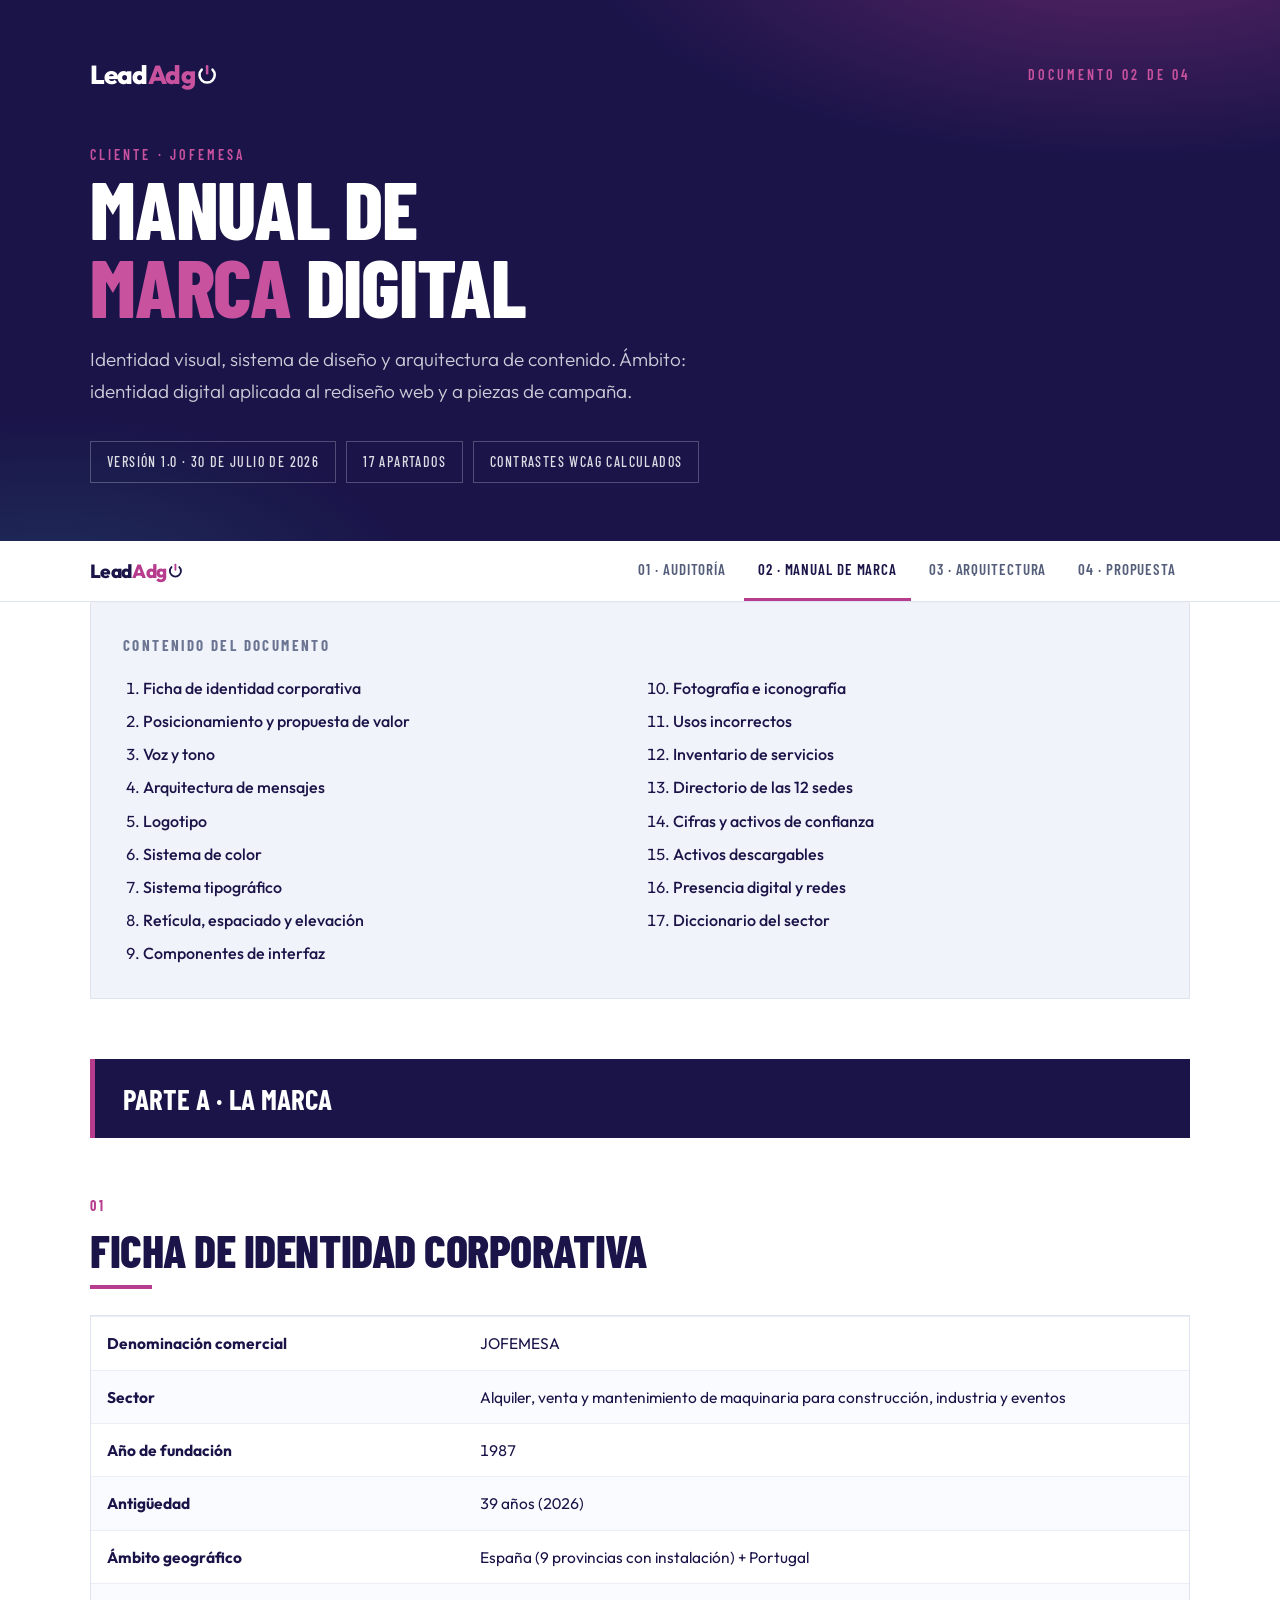
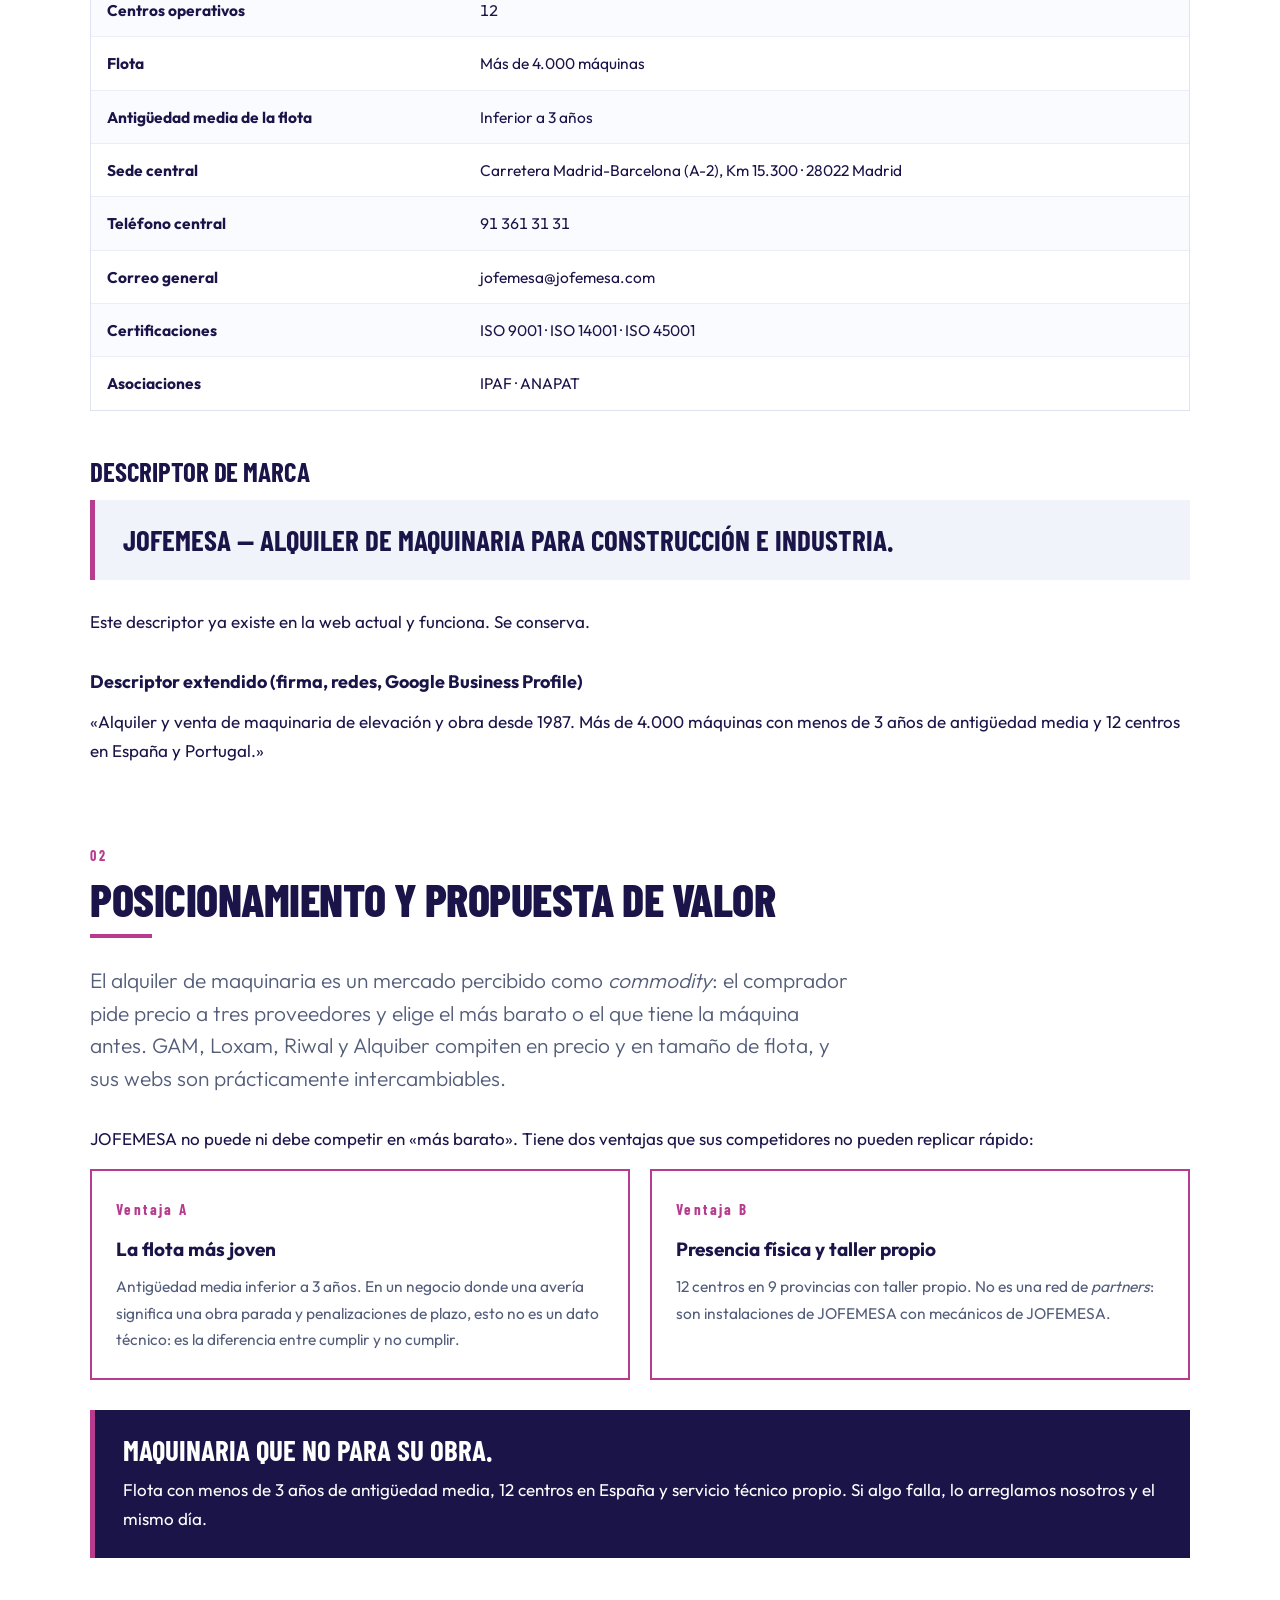
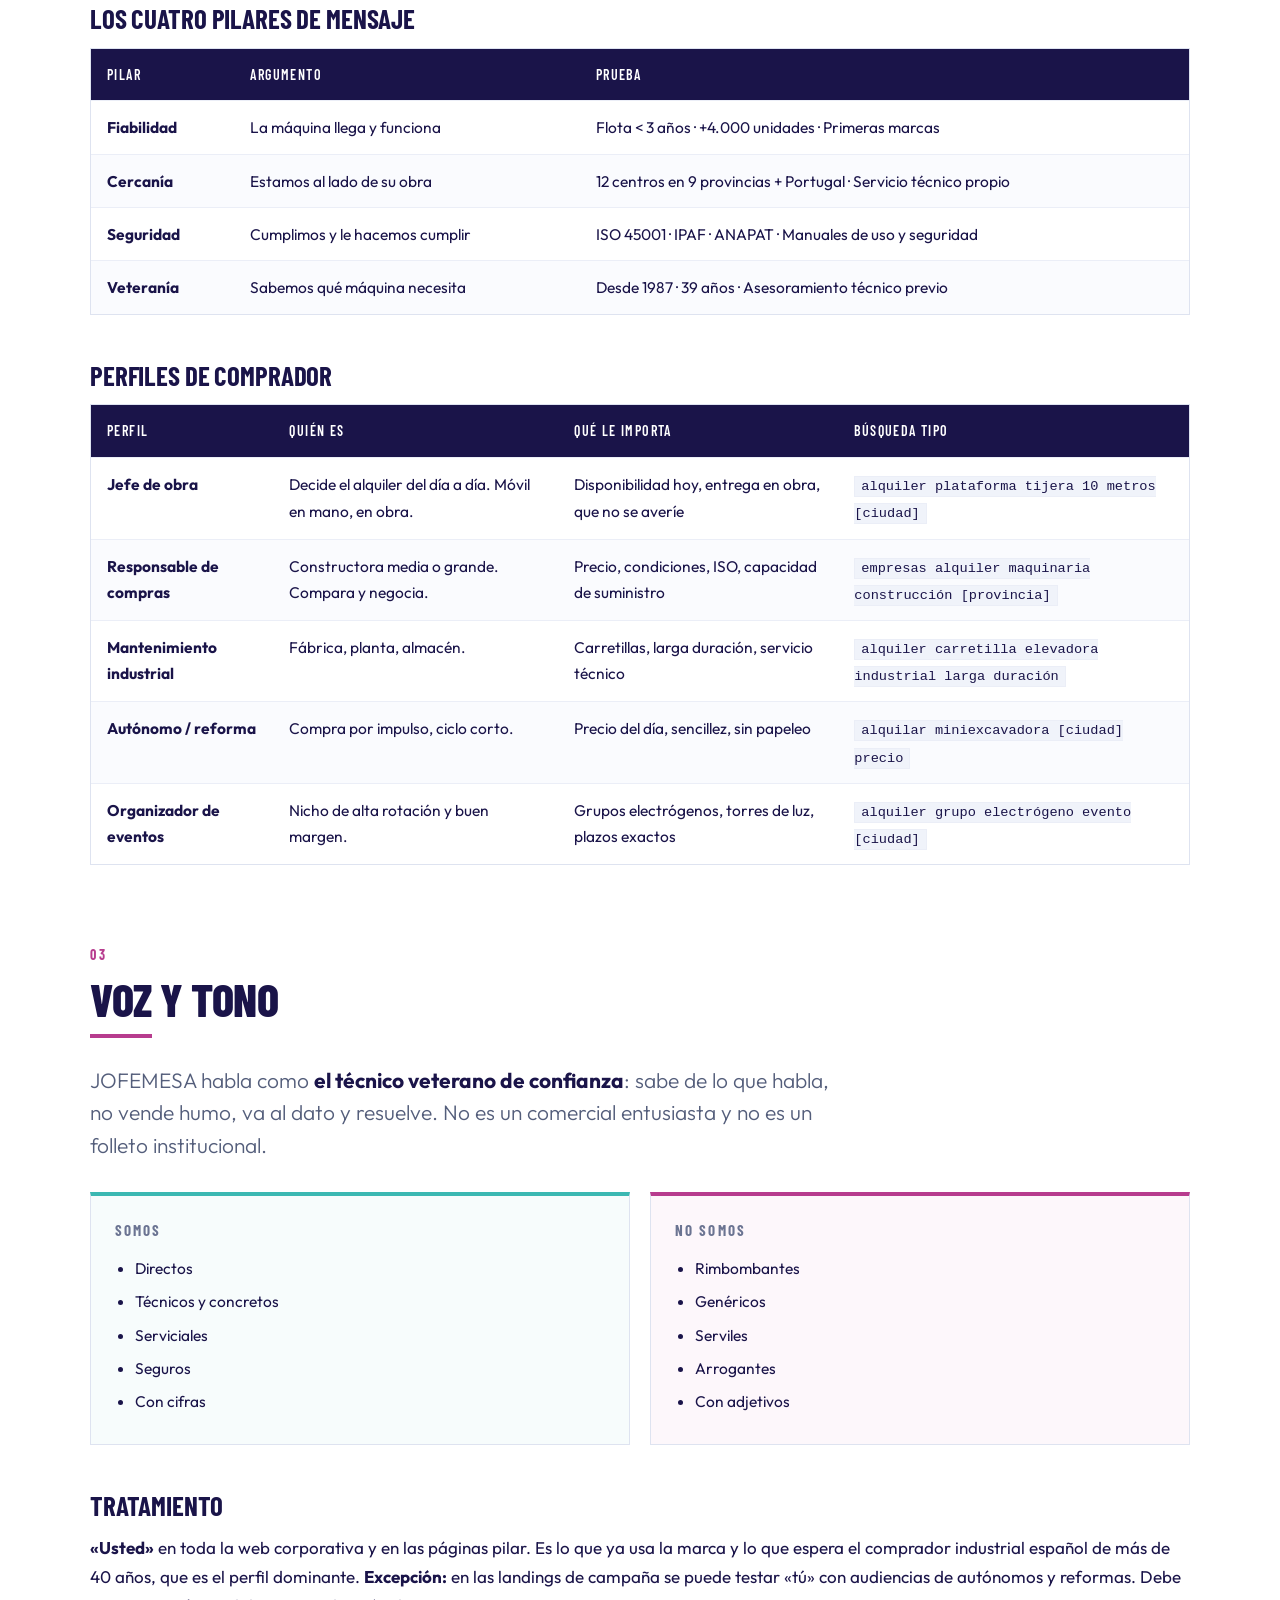
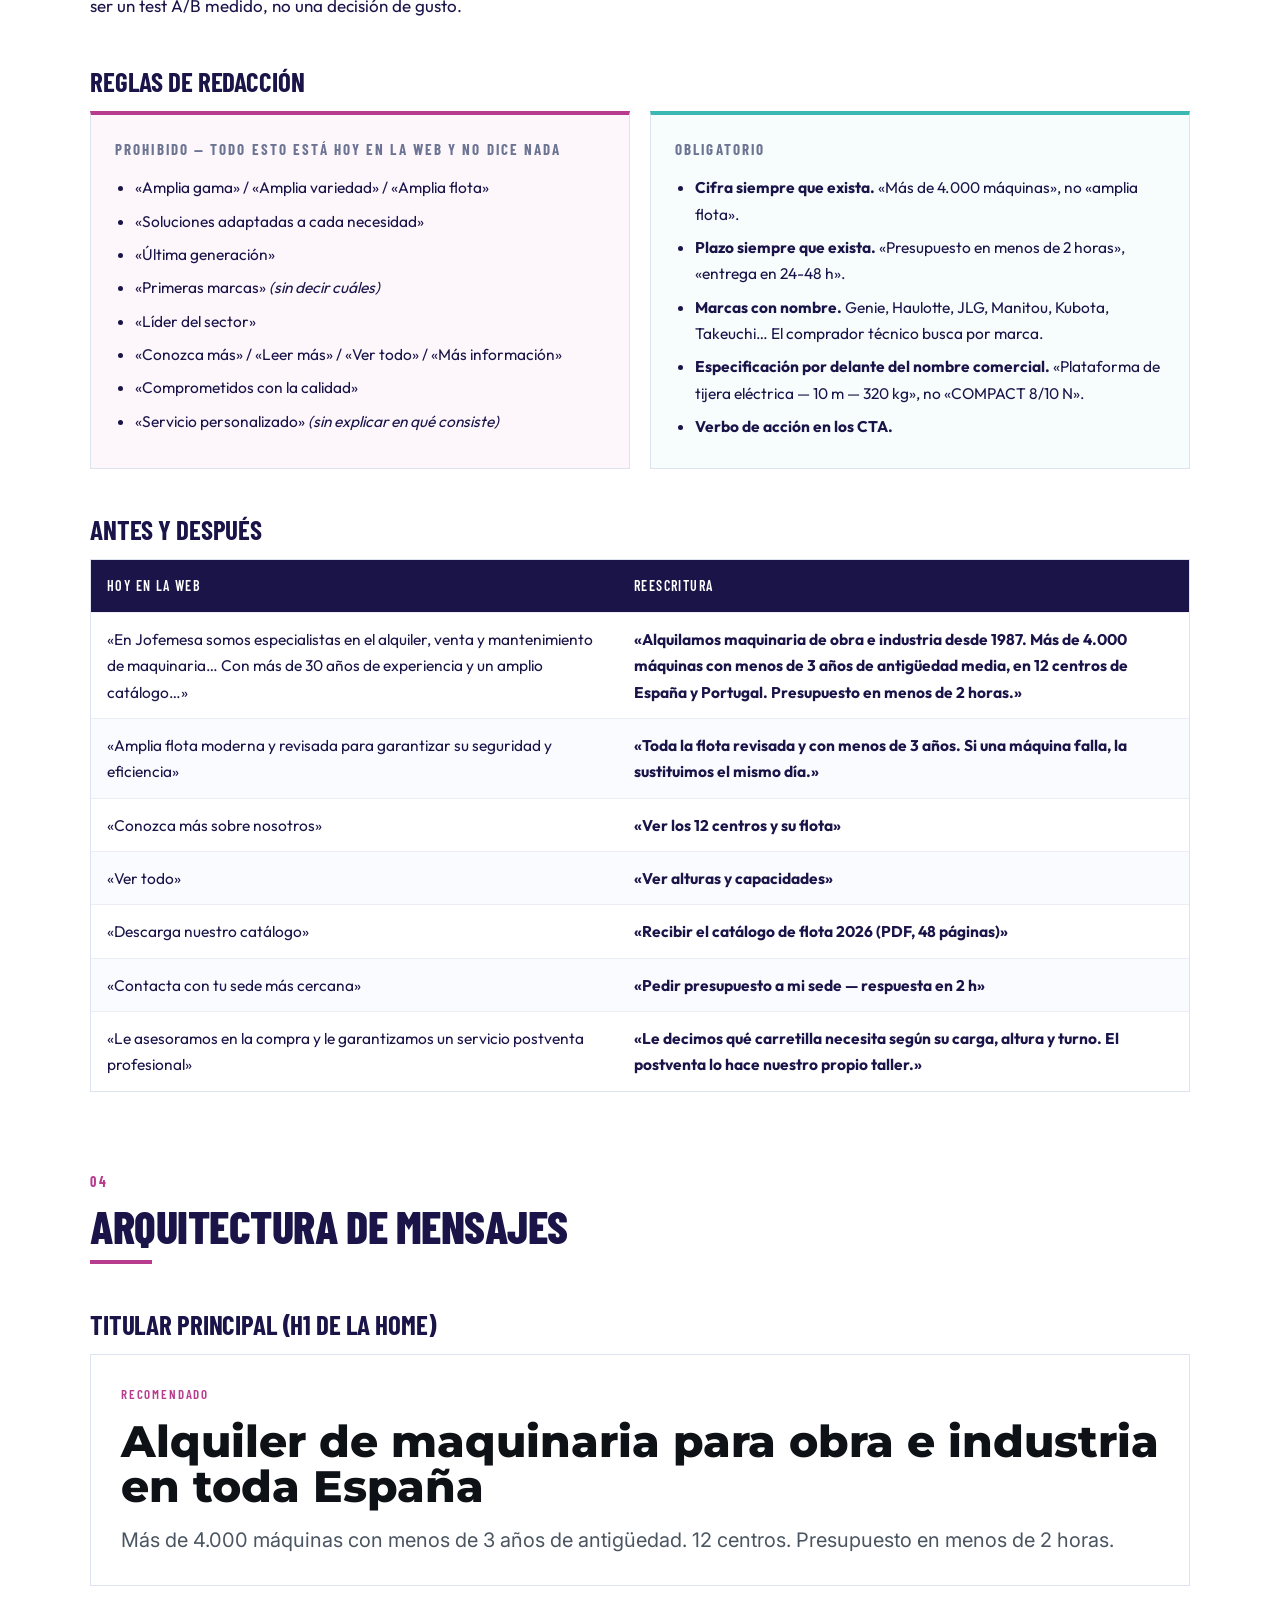
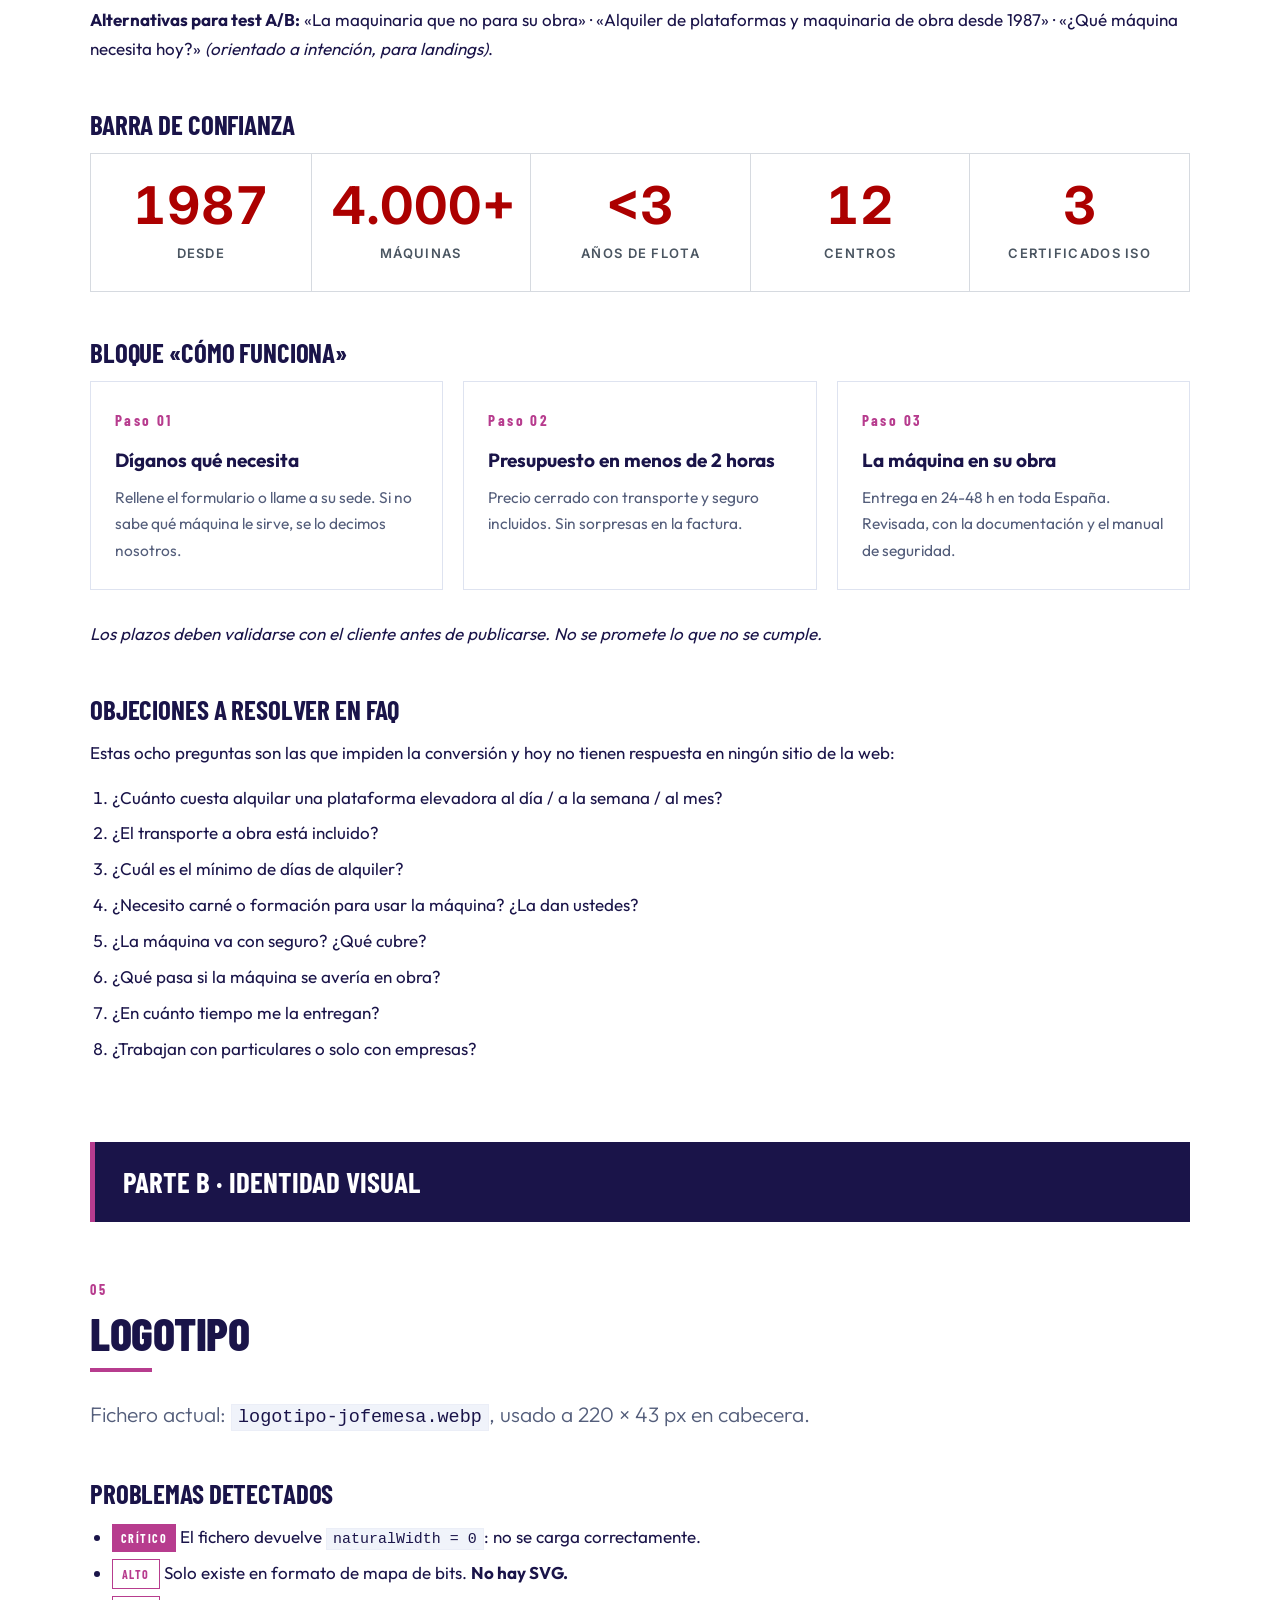
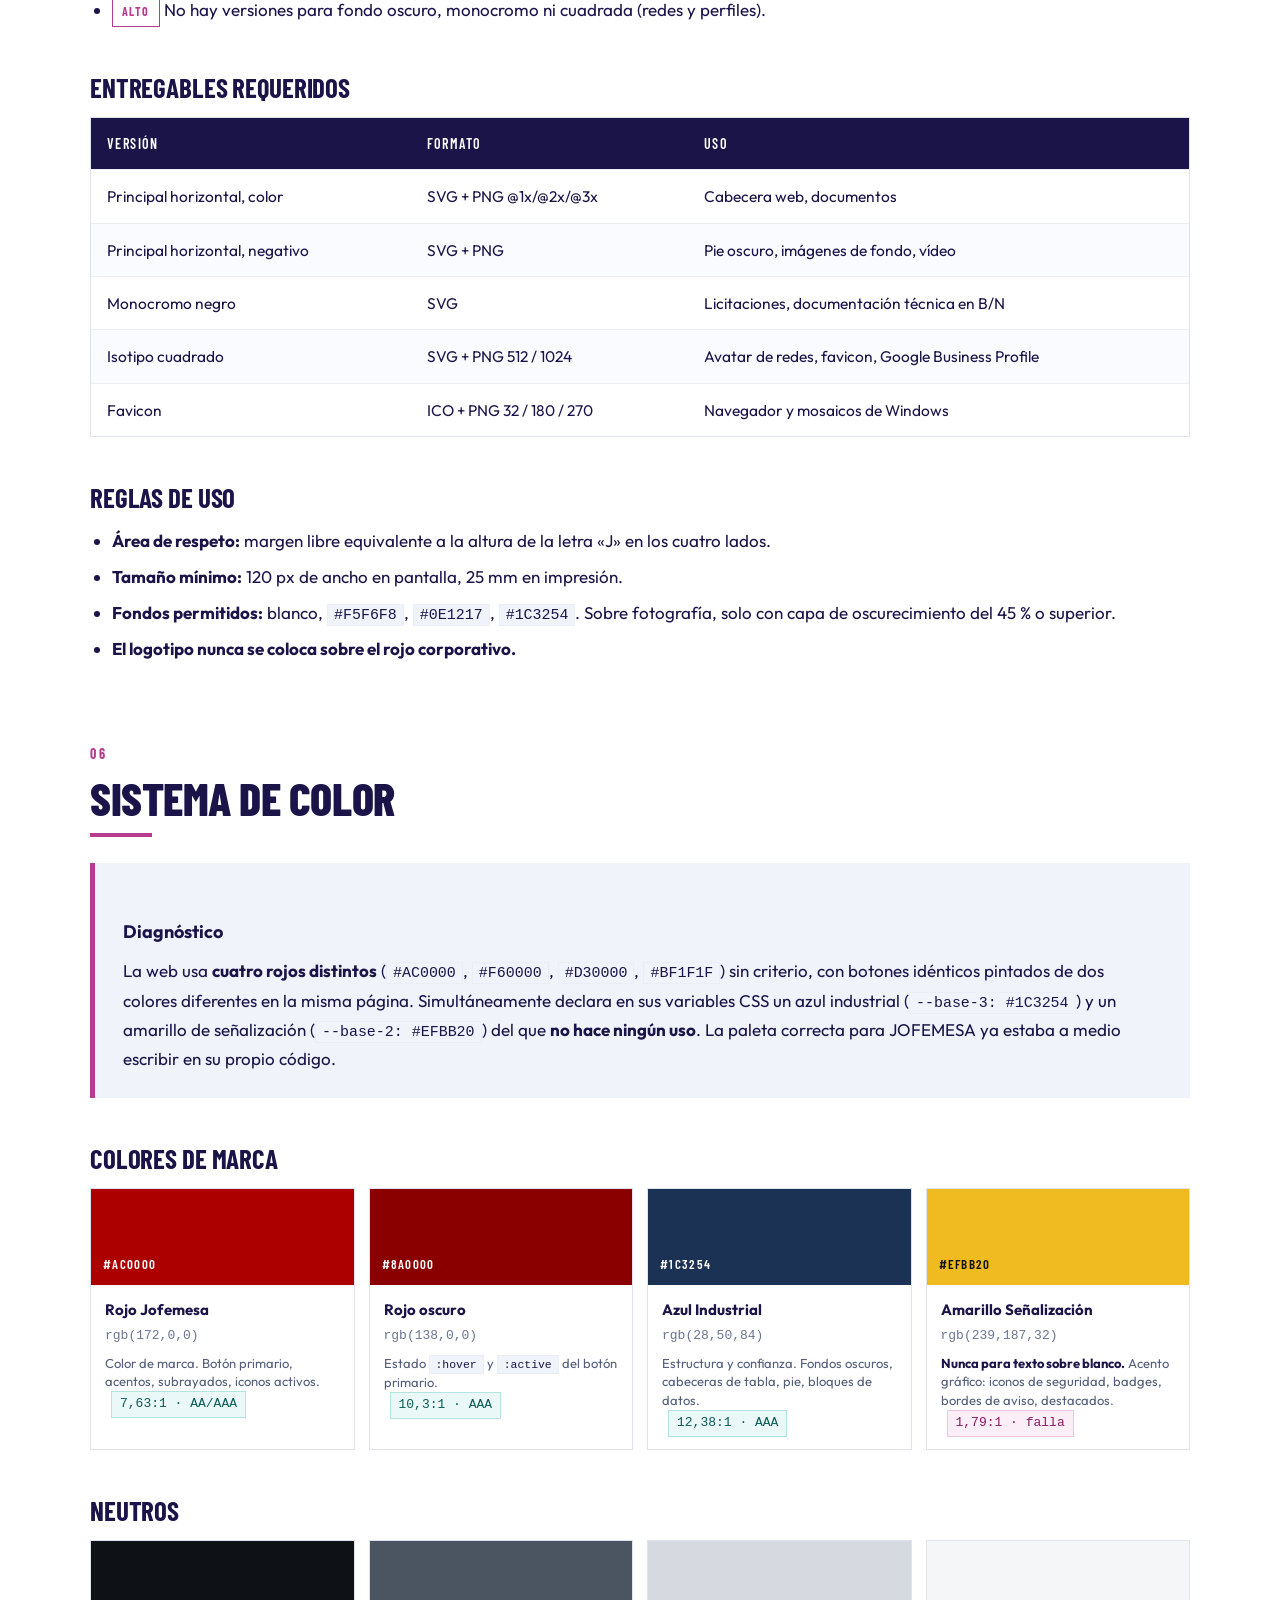
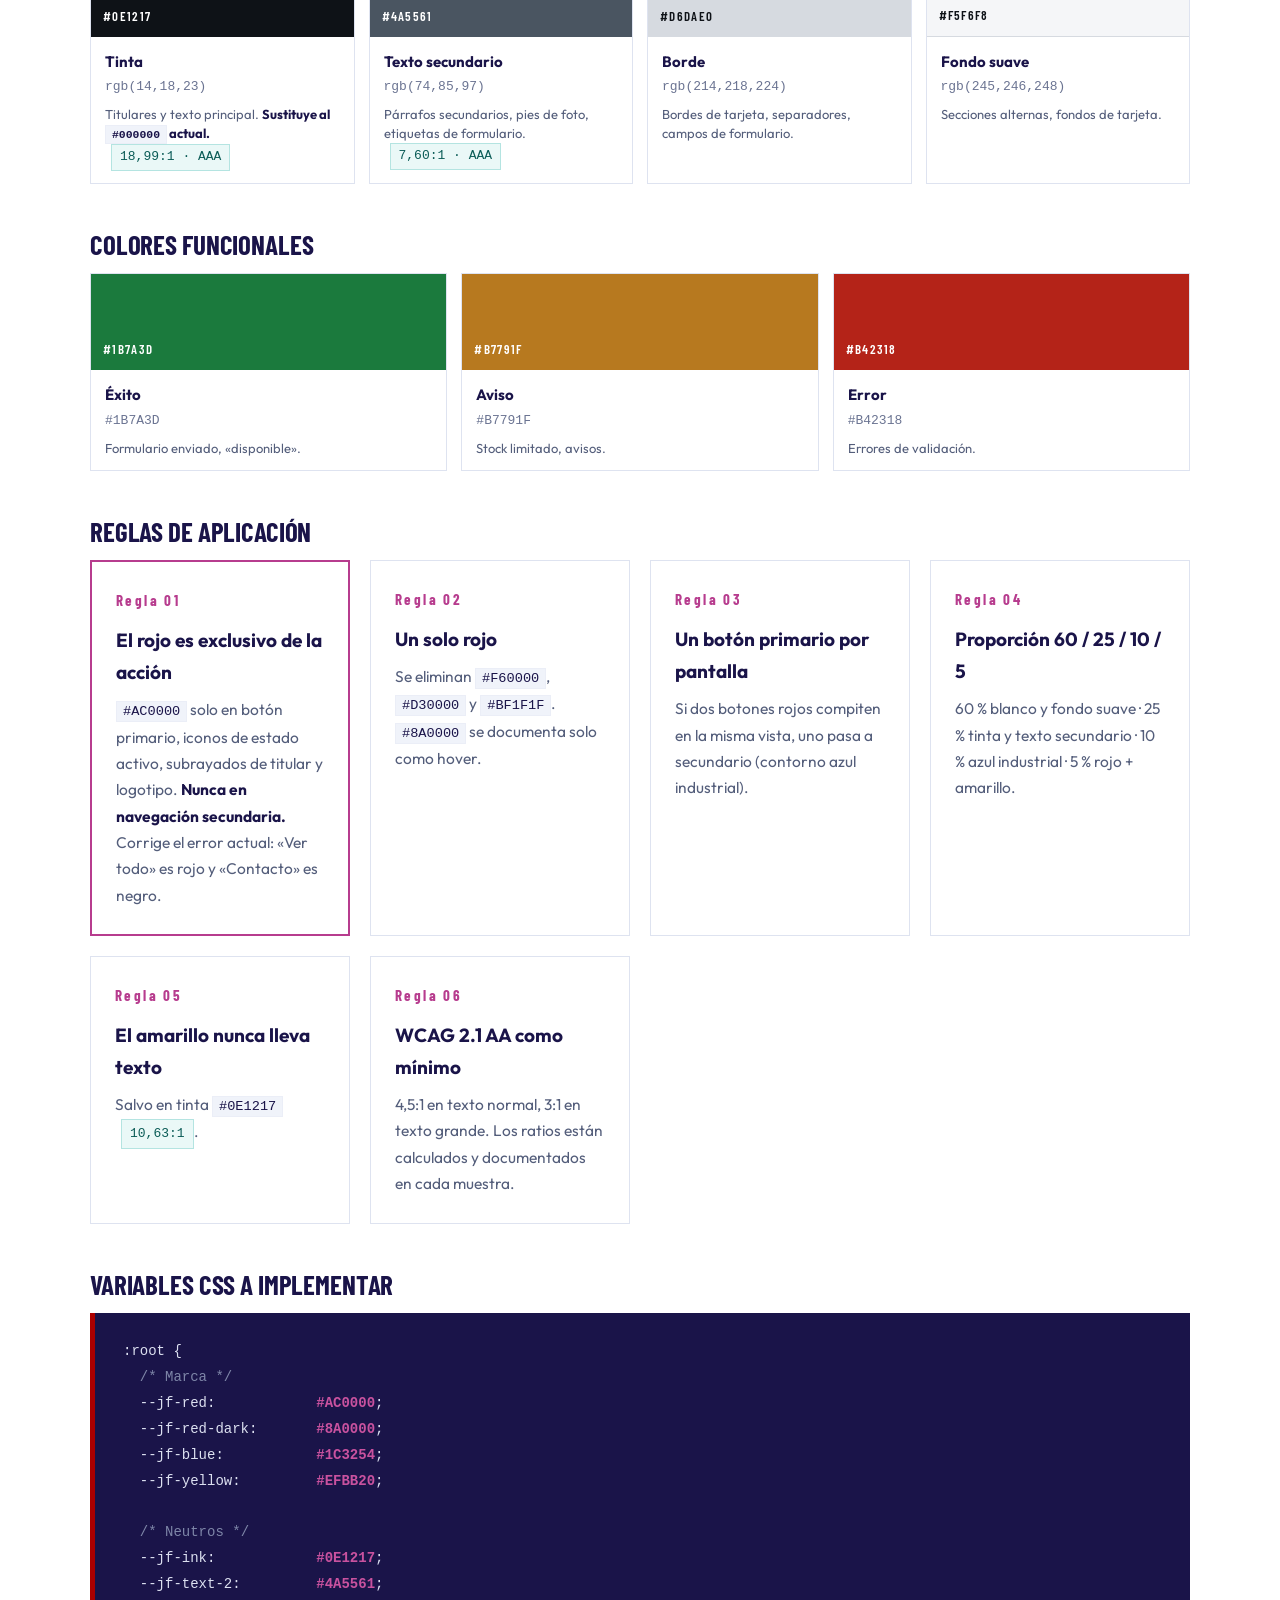
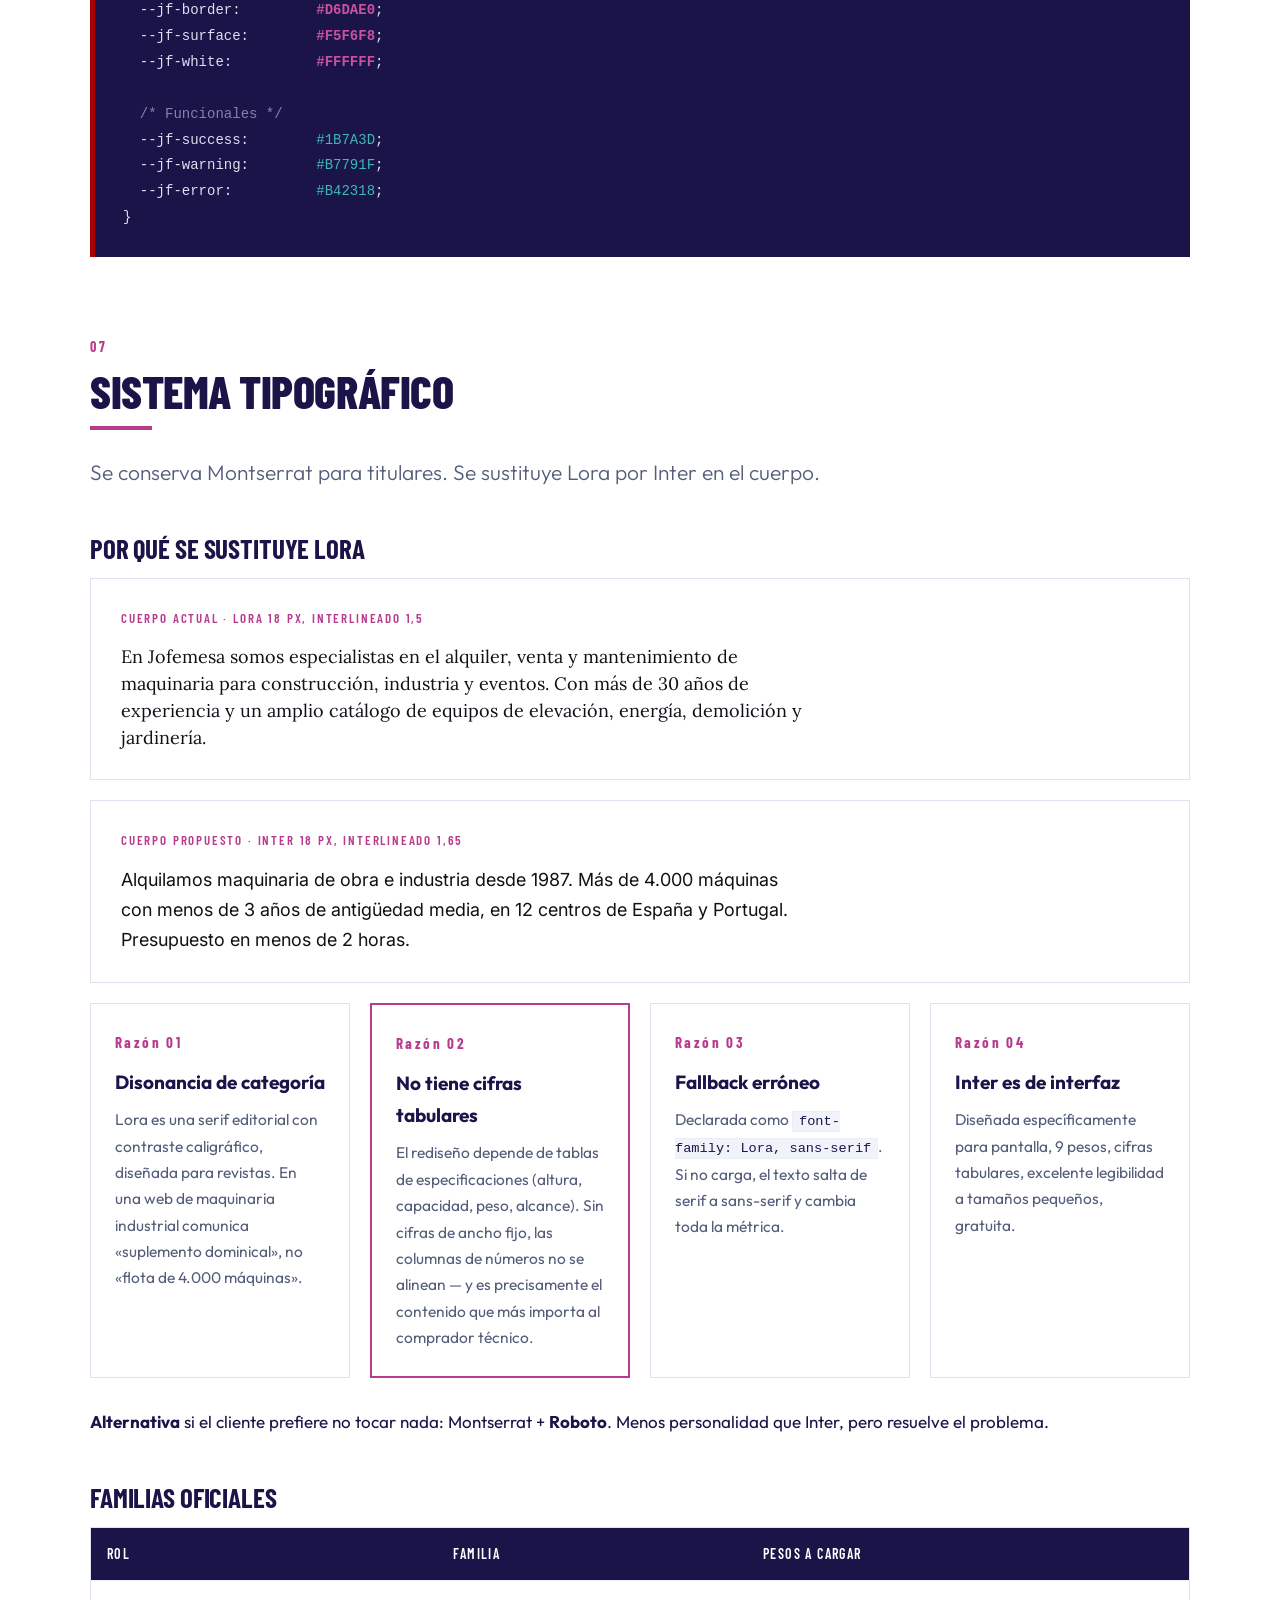
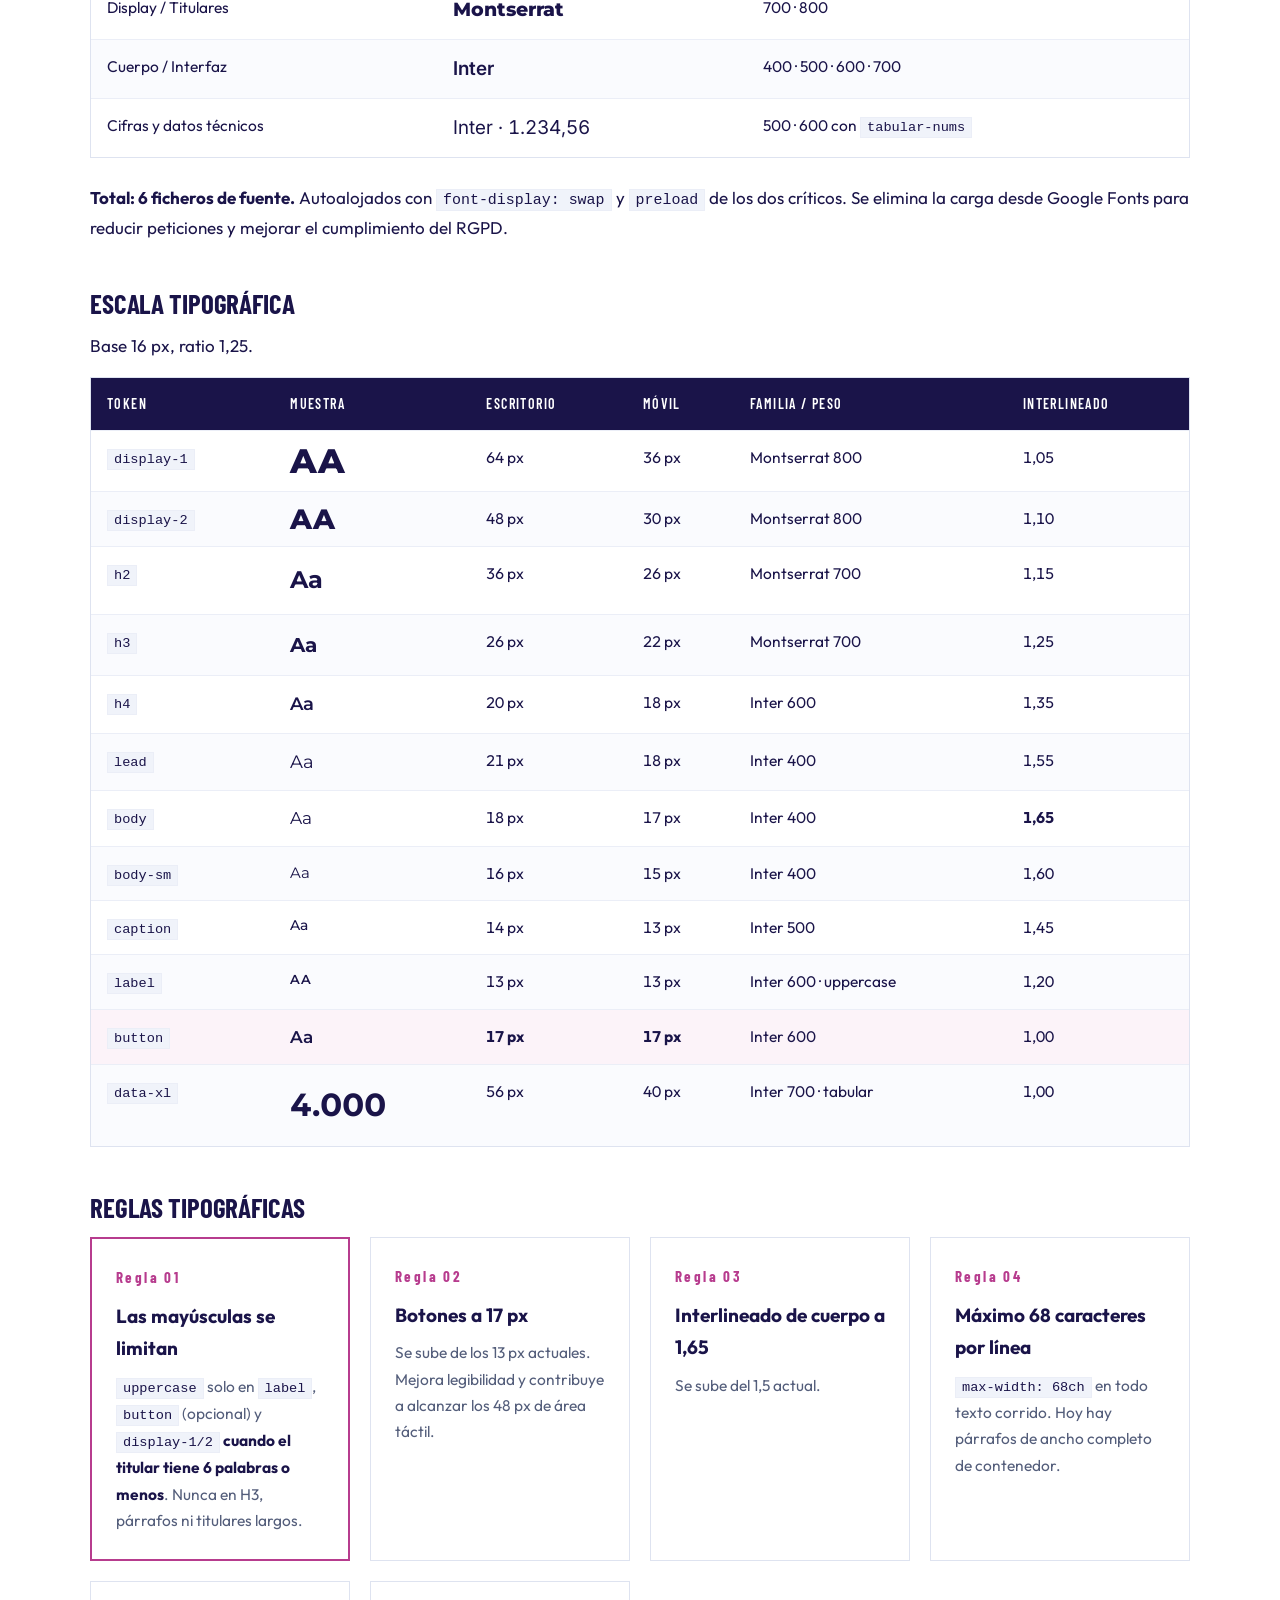
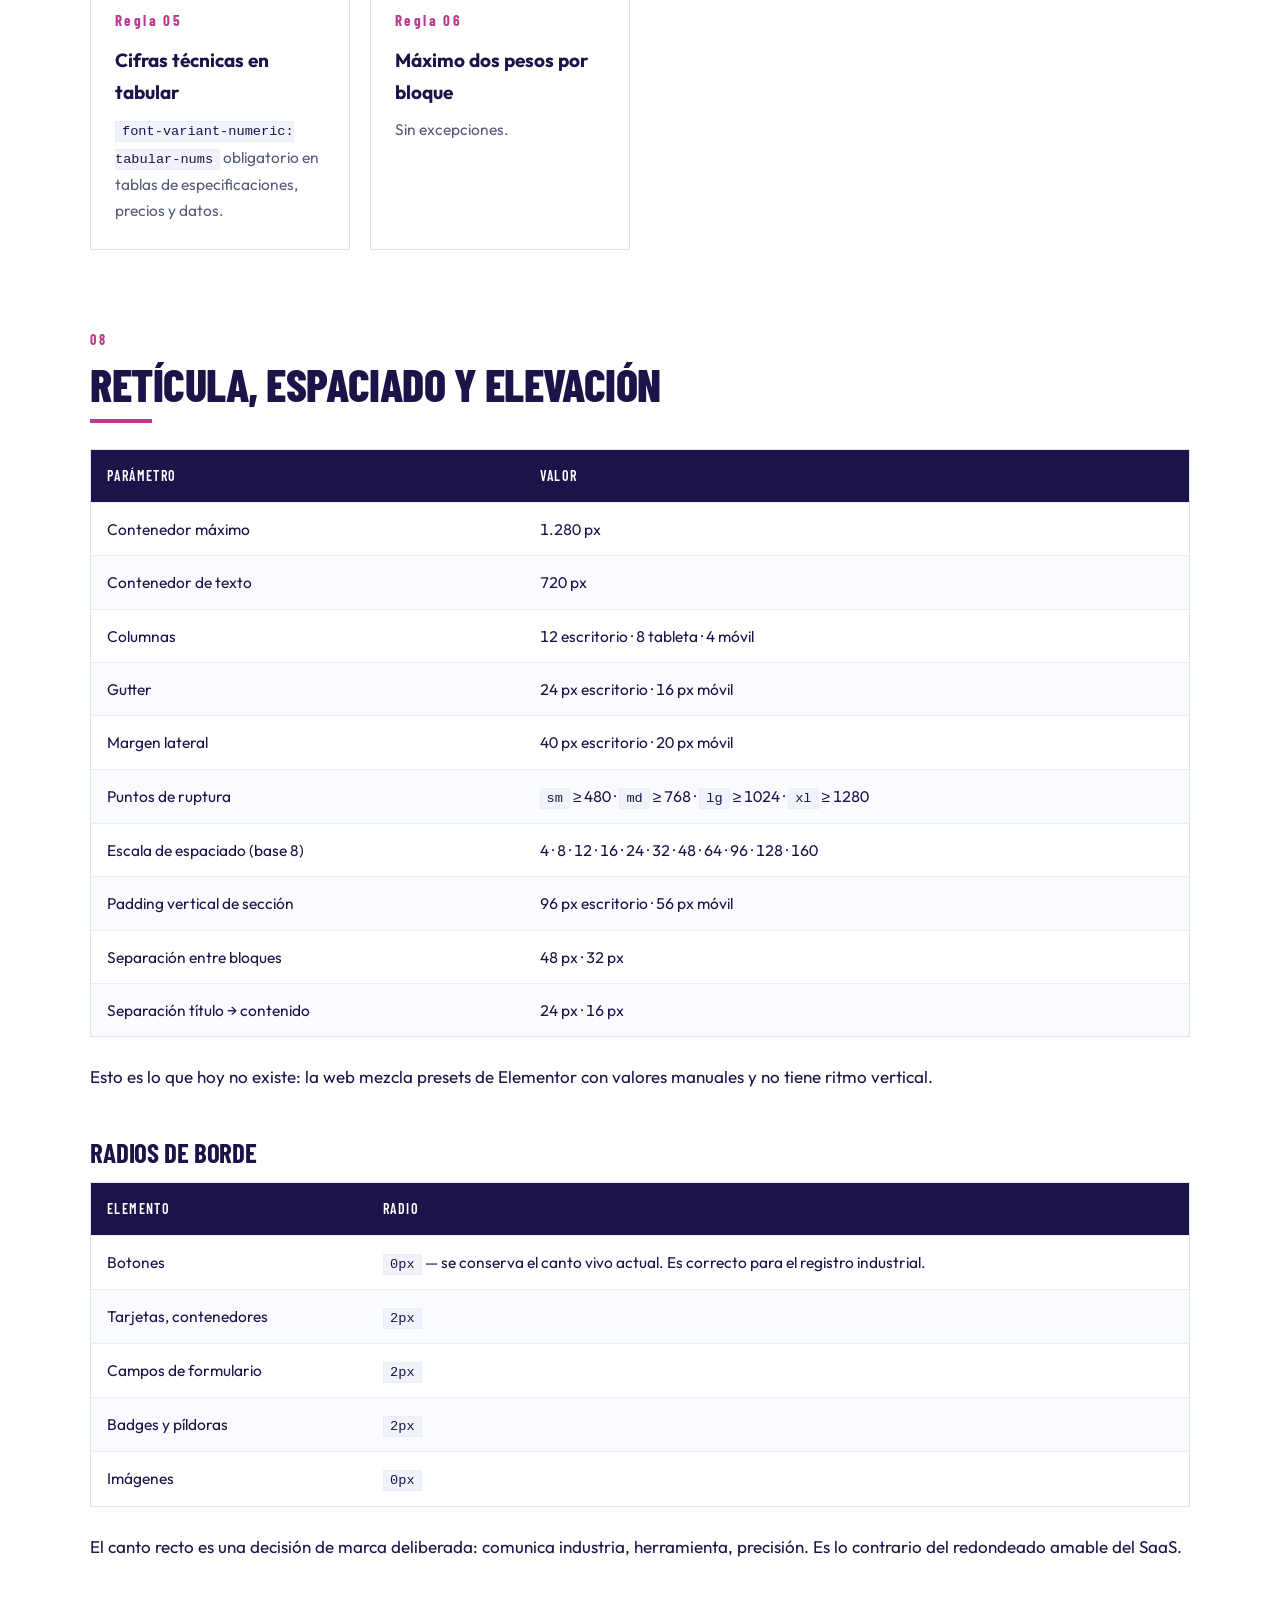
<file: JOFEMESA/Nueva carpeta/02-Manual-de-Marca.html>
<!DOCTYPE html>
<html lang="es">
<head>
<meta charset="utf-8">
<meta name="viewport" content="width=device-width, initial-scale=1">
<title>Manual de marca digital JOFEMESA · LeadadGo</title>
<link rel="stylesheet" href="assets/leadadgo.css">
<link href="https://fonts.googleapis.com/css2?family=Montserrat:wght@400;500;600;700;800&family=Inter:wght@400;500;600;700&family=Lora:wght@400&display=swap" rel="stylesheet">
<style>
  /* Especímenes del sistema de marca de JOFEMESA (contenido, no interfaz) */
  .spec { border:1px solid var(--border); padding:28px 30px; margin:0 0 20px; background:#fff; }
  .spec .meta { font-family:var(--font-display); font-size:13px; font-weight:600; letter-spacing:.14em; text-transform:uppercase; color:var(--magenta); margin-bottom:14px; }
  .spec .sample { color:#0E1217; }
  .mont { font-family:'Montserrat',sans-serif; }
  .inter { font-family:'Inter',sans-serif; }
  .lora { font-family:'Lora',serif; }
  .ratio { display:inline-block; font-family:ui-monospace,Consolas,monospace; font-size:13px; padding:3px 8px; background:var(--mist); border:1px solid var(--border); margin-left:6px; }
  .ratio.pass { background:#EAF8F7; border-color:#B4E4E1; color:#0B5C57; }
  .ratio.fail { background:#FBEEF6; border-color:#EBC4DD; color:#8A1A5F; }
  .btnrow { display:flex; flex-wrap:wrap; gap:14px; align-items:center; margin:0 0 20px; }
  .jbtn { font-family:'Inter',sans-serif; font-weight:600; font-size:17px; padding:16px 32px; border-radius:0; border:0; cursor:default; min-height:48px; }
  .jbtn.p  { background:#AC0000; color:#fff; }
  .jbtn.s  { background:transparent; color:#1C3254; border:2px solid #1C3254; }
  .jbtn.t  { background:transparent; color:#AC0000; text-decoration:underline; padding:16px 4px; }
  .jbtn.w  { background:#25D366; color:#0E1217; }
  .jcard { border:1px solid #D6DAE0; border-radius:2px; max-width:330px; font-family:'Inter',sans-serif; background:#fff; }
  .jcard .img { height:150px; background:linear-gradient(135deg,#1C3254,#2b4c7e); display:flex; align-items:center; justify-content:center; color:rgba(255,255,255,.45); font-size:13px; letter-spacing:.14em; text-transform:uppercase; }
  .jcard .body { padding:18px 20px; }
  .jcard .lab { font-family:'Inter',sans-serif; font-size:13px; font-weight:600; letter-spacing:.06em; text-transform:uppercase; color:#1C3254; }
  .jcard h5 { font-family:'Montserrat',sans-serif; font-weight:700; font-size:20px; margin:6px 0 14px; color:#0E1217; }
  .jcard dl { margin:0 0 18px; font-size:15px; }
  .jcard .r { display:flex; justify-content:space-between; padding:6px 0; border-bottom:1px solid #EDEFF3; }
  .jcard .r span:first-child { color:#4A5561; }
  .jcard .r span:last-child { font-variant-numeric:tabular-nums; font-weight:600; color:#0E1217; }
  .jcard .acts { display:flex; gap:10px; align-items:center; }
  .jcard .acts .jbtn { font-size:15px; padding:13px 20px; }
  .figures { display:grid; grid-template-columns:repeat(auto-fit,minmax(150px,1fr)); gap:0; border:1px solid #D6DAE0; margin:0 0 20px; font-family:'Inter',sans-serif; }
  .figures div { padding:26px 20px; text-align:center; }
  .figures div + div { border-left:1px solid #D6DAE0; }
  .figures b { display:block; font-size:52px; font-weight:700; line-height:1; color:#AC0000; font-variant-numeric:tabular-nums; }
  .figures span { display:block; margin-top:10px; font-size:13px; font-weight:600; letter-spacing:.1em; text-transform:uppercase; color:#4A5561; }
  .mbar { display:flex; gap:10px; border:1px solid #D6DAE0; padding:12px; background:#fff; max-width:420px; font-family:'Inter',sans-serif; }
  .mbar div { flex:1; text-align:center; padding:13px 6px; font-weight:600; font-size:15px; }
  .dodont { display:grid; grid-template-columns:1fr 1fr; gap:20px; margin:0 0 26px; }
  .dodont > div { border:1px solid var(--border); padding:22px 24px; }
  .dodont .do { border-top:4px solid var(--teal); background:#F7FCFC; }
  .dodont .dont { border-top:4px solid var(--magenta); background:#FDF7FB; }
  .dodont h4 { margin:0 0 12px; font-family:var(--font-display); font-size:15px; letter-spacing:.14em; text-transform:uppercase; color:var(--text-3); }
  .dodont ul { margin:0; padding-left:20px; font-size:15.5px; }
  .scale-tbl td:nth-child(2) { font-family:'Montserrat',sans-serif; }
  @media (max-width:860px){ .dodont { grid-template-columns:1fr; } .figures div + div { border-left:0; border-top:1px solid #D6DAE0; } }
</style>
</head>
<body>

<header class="doc-head">
  <div class="shell">
    <div class="topbar">
      <span class="logo logo--light"><span class="lg-a">Lead</span><span class="lg-b">Adg</span><svg viewBox="0 0 24 24" width="0.78em" height="0.78em" fill="none" stroke-linecap="round" stroke-width="3"><path class="lg-ring" d="M18.36 6.64a9 9 0 1 1-12.73 0"/><path class="lg-bar" d="M12 2.6v8.4"/></svg></span>
      <span class="doc-kicker">Documento 02 de 04</span>
    </div>
    <span class="doc-kicker">Cliente · JOFEMESA</span>
    <h1>Manual de<br><em>marca</em> digital</h1>
    <p class="sub">Identidad visual, sistema de diseño y arquitectura de contenido. Ámbito: identidad digital aplicada al rediseño web y a piezas de campaña.</p>
    <div class="doc-meta">
      <span>Versión 1.0 · 30 de julio de 2026</span>
      <span>17 apartados</span>
      <span>Contrastes WCAG calculados</span>
    </div>
  </div>
</header>

<nav class="docnav"><div class="shell">
  <span class="logo"><span class="lg-a">Lead</span><span class="lg-b">Adg</span><svg viewBox="0 0 24 24" width="0.78em" height="0.78em" fill="none" stroke-linecap="round" stroke-width="3"><path class="lg-ring" d="M18.36 6.64a9 9 0 1 1-12.73 0"/><path class="lg-bar" d="M12 2.6v8.4"/></svg></span>
  <span class="spacer"></span>
  <a href="01-Auditoria-Web-Actual.html">01 · Auditoría</a>
  <a href="02-Manual-de-Marca.html" aria-current="page">02 · Manual de marca</a>
  <a href="03-Arquitectura-Rediseno.html">03 · Arquitectura</a>
  <a href="04-Propuesta-Comercial.html">04 · Propuesta</a>
</div></nav>

<main class="shell">

  <div class="toc">
    <h4>Contenido del documento</h4>
    <ol>
      <li><a href="#ficha">Ficha de identidad corporativa</a></li>
      <li><a href="#posicionamiento">Posicionamiento y propuesta de valor</a></li>
      <li><a href="#voz">Voz y tono</a></li>
      <li><a href="#mensajes">Arquitectura de mensajes</a></li>
      <li><a href="#logo">Logotipo</a></li>
      <li><a href="#color">Sistema de color</a></li>
      <li><a href="#tipografia">Sistema tipográfico</a></li>
      <li><a href="#reticula">Retícula, espaciado y elevación</a></li>
      <li><a href="#componentes">Componentes de interfaz</a></li>
      <li><a href="#fotografia">Fotografía e iconografía</a></li>
      <li><a href="#incorrectos">Usos incorrectos</a></li>
      <li><a href="#servicios">Inventario de servicios</a></li>
      <li><a href="#sedes">Directorio de las 12 sedes</a></li>
      <li><a href="#cifras">Cifras y activos de confianza</a></li>
      <li><a href="#descargables">Activos descargables</a></li>
      <li><a href="#redes">Presencia digital y redes</a></li>
      <li><a href="#diccionario">Diccionario del sector</a></li>
    </ol>
  </div>

  <!-- ============ PARTE A ============ -->
  <div class="callout dark" style="margin-bottom:56px">
    <p class="big" style="margin:0">Parte A · La marca</p>
  </div>

  <section id="ficha">
    <span class="sec-num">01</span>
    <h2>Ficha de identidad corporativa</h2>
    <div class="rule"></div>
    <div class="tw"><table>
      <tbody>
        <tr><td style="width:34%"><strong>Denominación comercial</strong></td><td>JOFEMESA</td></tr>
        <tr><td><strong>Sector</strong></td><td>Alquiler, venta y mantenimiento de maquinaria para construcción, industria y eventos</td></tr>
        <tr><td><strong>Año de fundación</strong></td><td class="num">1987</td></tr>
        <tr><td><strong>Antigüedad</strong></td><td class="num">39 años (2026)</td></tr>
        <tr><td><strong>Ámbito geográfico</strong></td><td>España (9 provincias con instalación) + Portugal</td></tr>
        <tr><td><strong>Centros operativos</strong></td><td class="num">12</td></tr>
        <tr><td><strong>Flota</strong></td><td>Más de 4.000 máquinas</td></tr>
        <tr><td><strong>Antigüedad media de la flota</strong></td><td>Inferior a 3 años</td></tr>
        <tr><td><strong>Sede central</strong></td><td>Carretera Madrid-Barcelona (A-2), Km 15.300 · 28022 Madrid</td></tr>
        <tr><td><strong>Teléfono central</strong></td><td class="num">91 361 31 31</td></tr>
        <tr><td><strong>Correo general</strong></td><td>jofemesa@jofemesa.com</td></tr>
        <tr><td><strong>Certificaciones</strong></td><td>ISO 9001 · ISO 14001 · ISO 45001</td></tr>
        <tr><td><strong>Asociaciones</strong></td><td>IPAF · ANAPAT</td></tr>
      </tbody>
    </table></div>

    <h3>Descriptor de marca</h3>
    <div class="callout">
      <p class="big" style="margin:0">JOFEMESA — Alquiler de maquinaria para construcción e industria.</p>
    </div>
    <p>Este descriptor ya existe en la web actual y funciona. Se conserva.</p>

    <h4>Descriptor extendido (firma, redes, Google Business Profile)</h4>
    <p>«Alquiler y venta de maquinaria de elevación y obra desde 1987. Más de 4.000 máquinas con menos de 3 años de antigüedad media y 12 centros en España y Portugal.»</p>
  </section>

  <section id="posicionamiento">
    <span class="sec-num">02</span>
    <h2>Posicionamiento y propuesta de valor</h2>
    <div class="rule"></div>
    <p class="lead">El alquiler de maquinaria es un mercado percibido como <em>commodity</em>: el comprador pide precio a tres proveedores y elige el más barato o el que tiene la máquina antes. GAM, Loxam, Riwal y Alquiber compiten en precio y en tamaño de flota, y sus webs son prácticamente intercambiables.</p>

    <p>JOFEMESA no puede ni debe competir en «más barato». Tiene dos ventajas que sus competidores no pueden replicar rápido:</p>
    <div class="cards">
      <div class="card hl"><span class="idx">Ventaja A</span><h4>La flota más joven</h4><p>Antigüedad media inferior a 3 años. En un negocio donde una avería significa una obra parada y penalizaciones de plazo, esto no es un dato técnico: es la diferencia entre cumplir y no cumplir.</p></div>
      <div class="card hl"><span class="idx">Ventaja B</span><h4>Presencia física y taller propio</h4><p>12 centros en 9 provincias con taller propio. No es una red de <em>partners</em>: son instalaciones de JOFEMESA con mecánicos de JOFEMESA.</p></div>
    </div>

    <div class="callout dark">
      <p class="big">Maquinaria que no para su obra.</p>
      <p style="margin:0">Flota con menos de 3 años de antigüedad media, 12 centros en España y servicio técnico propio. Si algo falla, lo arreglamos nosotros y el mismo día.</p>
    </div>

    <h3>Los cuatro pilares de mensaje</h3>
    <div class="tw"><table>
      <thead><tr><th>Pilar</th><th>Argumento</th><th>Prueba</th></tr></thead>
      <tbody>
        <tr><td><strong>Fiabilidad</strong></td><td>La máquina llega y funciona</td><td>Flota &lt; 3 años · +4.000 unidades · Primeras marcas</td></tr>
        <tr><td><strong>Cercanía</strong></td><td>Estamos al lado de su obra</td><td>12 centros en 9 provincias + Portugal · Servicio técnico propio</td></tr>
        <tr><td><strong>Seguridad</strong></td><td>Cumplimos y le hacemos cumplir</td><td>ISO 45001 · IPAF · ANAPAT · Manuales de uso y seguridad</td></tr>
        <tr><td><strong>Veteranía</strong></td><td>Sabemos qué máquina necesita</td><td>Desde 1987 · 39 años · Asesoramiento técnico previo</td></tr>
      </tbody>
    </table></div>

    <h3>Perfiles de comprador</h3>
    <div class="tw"><table>
      <thead><tr><th>Perfil</th><th>Quién es</th><th>Qué le importa</th><th>Búsqueda tipo</th></tr></thead>
      <tbody>
        <tr><td><strong>Jefe de obra</strong></td><td>Decide el alquiler del día a día. Móvil en mano, en obra.</td><td>Disponibilidad hoy, entrega en obra, que no se averíe</td><td><code>alquiler plataforma tijera 10 metros [ciudad]</code></td></tr>
        <tr><td><strong>Responsable de compras</strong></td><td>Constructora media o grande. Compara y negocia.</td><td>Precio, condiciones, ISO, capacidad de suministro</td><td><code>empresas alquiler maquinaria construcción [provincia]</code></td></tr>
        <tr><td><strong>Mantenimiento industrial</strong></td><td>Fábrica, planta, almacén.</td><td>Carretillas, larga duración, servicio técnico</td><td><code>alquiler carretilla elevadora industrial larga duración</code></td></tr>
        <tr><td><strong>Autónomo / reforma</strong></td><td>Compra por impulso, ciclo corto.</td><td>Precio del día, sencillez, sin papeleo</td><td><code>alquilar miniexcavadora [ciudad] precio</code></td></tr>
        <tr><td><strong>Organizador de eventos</strong></td><td>Nicho de alta rotación y buen margen.</td><td>Grupos electrógenos, torres de luz, plazos exactos</td><td><code>alquiler grupo electrógeno evento [ciudad]</code></td></tr>
      </tbody>
    </table></div>
  </section>

  <section id="voz">
    <span class="sec-num">03</span>
    <h2>Voz y tono</h2>
    <div class="rule"></div>
    <p class="lead">JOFEMESA habla como <strong>el técnico veterano de confianza</strong>: sabe de lo que habla, no vende humo, va al dato y resuelve. No es un comercial entusiasta y no es un folleto institucional.</p>

    <div class="dodont">
      <div class="do"><h4>Somos</h4><ul><li>Directos</li><li>Técnicos y concretos</li><li>Serviciales</li><li>Seguros</li><li>Con cifras</li></ul></div>
      <div class="dont"><h4>No somos</h4><ul><li>Rimbombantes</li><li>Genéricos</li><li>Serviles</li><li>Arrogantes</li><li>Con adjetivos</li></ul></div>
    </div>

    <h3>Tratamiento</h3>
    <p><strong>«Usted»</strong> en toda la web corporativa y en las páginas pilar. Es lo que ya usa la marca y lo que espera el comprador industrial español de más de 40 años, que es el perfil dominante. <strong>Excepción:</strong> en las landings de campaña se puede testar «tú» con audiencias de autónomos y reformas. Debe ser un test A/B medido, no una decisión de gusto.</p>

    <h3>Reglas de redacción</h3>
    <div class="dodont">
      <div class="dont">
        <h4>Prohibido — todo esto está hoy en la web y no dice nada</h4>
        <ul>
          <li>«Amplia gama» / «Amplia variedad» / «Amplia flota»</li>
          <li>«Soluciones adaptadas a cada necesidad»</li>
          <li>«Última generación»</li>
          <li>«Primeras marcas» <em>(sin decir cuáles)</em></li>
          <li>«Líder del sector»</li>
          <li>«Conozca más» / «Leer más» / «Ver todo» / «Más información»</li>
          <li>«Comprometidos con la calidad»</li>
          <li>«Servicio personalizado» <em>(sin explicar en qué consiste)</em></li>
        </ul>
      </div>
      <div class="do">
        <h4>Obligatorio</h4>
        <ul>
          <li><strong>Cifra siempre que exista.</strong> «Más de 4.000 máquinas», no «amplia flota».</li>
          <li><strong>Plazo siempre que exista.</strong> «Presupuesto en menos de 2 horas», «entrega en 24-48 h».</li>
          <li><strong>Marcas con nombre.</strong> Genie, Haulotte, JLG, Manitou, Kubota, Takeuchi… El comprador técnico busca por marca.</li>
          <li><strong>Especificación por delante del nombre comercial.</strong> «Plataforma de tijera eléctrica — 10 m — 320 kg», no «COMPACT 8/10 N».</li>
          <li><strong>Verbo de acción en los CTA.</strong></li>
        </ul>
      </div>
    </div>

    <h3>Antes y después</h3>
    <div class="tw"><table>
      <thead><tr><th style="width:48%">Hoy en la web</th><th>Reescritura</th></tr></thead>
      <tbody>
        <tr><td>«En Jofemesa somos especialistas en el alquiler, venta y mantenimiento de maquinaria… Con más de 30 años de experiencia y un amplio catálogo…»</td><td><strong>«Alquilamos maquinaria de obra e industria desde 1987. Más de 4.000 máquinas con menos de 3 años de antigüedad media, en 12 centros de España y Portugal. Presupuesto en menos de 2 horas.»</strong></td></tr>
        <tr><td>«Amplia flota moderna y revisada para garantizar su seguridad y eficiencia»</td><td><strong>«Toda la flota revisada y con menos de 3 años. Si una máquina falla, la sustituimos el mismo día.»</strong></td></tr>
        <tr><td>«Conozca más sobre nosotros»</td><td><strong>«Ver los 12 centros y su flota»</strong></td></tr>
        <tr><td>«Ver todo»</td><td><strong>«Ver alturas y capacidades»</strong></td></tr>
        <tr><td>«Descarga nuestro catálogo»</td><td><strong>«Recibir el catálogo de flota 2026 (PDF, 48 páginas)»</strong></td></tr>
        <tr><td>«Contacta con tu sede más cercana»</td><td><strong>«Pedir presupuesto a mi sede — respuesta en 2 h»</strong></td></tr>
        <tr><td>«Le asesoramos en la compra y le garantizamos un servicio postventa profesional»</td><td><strong>«Le decimos qué carretilla necesita según su carga, altura y turno. El postventa lo hace nuestro propio taller.»</strong></td></tr>
      </tbody>
    </table></div>
  </section>

  <section id="mensajes">
    <span class="sec-num">04</span>
    <h2>Arquitectura de mensajes</h2>
    <div class="rule"></div>

    <h3>Titular principal (H1 de la home)</h3>
    <div class="spec">
      <div class="meta">Recomendado</div>
      <div class="sample">
        <p class="mont" style="font-size:44px;font-weight:800;line-height:1.02;margin:0 0 14px">Alquiler de maquinaria para obra e industria en toda España</p>
        <p class="inter" style="font-size:20px;font-weight:400;color:#4A5561;margin:0">Más de 4.000 máquinas con menos de 3 años de antigüedad. 12 centros. Presupuesto en menos de 2 horas.</p>
      </div>
    </div>
    <p><strong>Alternativas para test A/B:</strong> «La maquinaria que no para su obra» · «Alquiler de plataformas y maquinaria de obra desde 1987» · «¿Qué máquina necesita hoy?» <em>(orientado a intención, para landings)</em>.</p>

    <h3>Barra de confianza</h3>
    <div class="figures">
      <div><b>1987</b><span>Desde</span></div>
      <div><b>4.000+</b><span>Máquinas</span></div>
      <div><b>&lt;3</b><span>Años de flota</span></div>
      <div><b>12</b><span>Centros</span></div>
      <div><b>3</b><span>Certificados ISO</span></div>
    </div>

    <h3>Bloque «Cómo funciona»</h3>
    <div class="cards">
      <div class="card"><span class="idx">Paso 01</span><h4>Díganos qué necesita</h4><p>Rellene el formulario o llame a su sede. Si no sabe qué máquina le sirve, se lo decimos nosotros.</p></div>
      <div class="card"><span class="idx">Paso 02</span><h4>Presupuesto en menos de 2 horas</h4><p>Precio cerrado con transporte y seguro incluidos. Sin sorpresas en la factura.</p></div>
      <div class="card"><span class="idx">Paso 03</span><h4>La máquina en su obra</h4><p>Entrega en 24-48 h en toda España. Revisada, con la documentación y el manual de seguridad.</p></div>
    </div>
    <p><em>Los plazos deben validarse con el cliente antes de publicarse. No se promete lo que no se cumple.</em></p>

    <h3>Objeciones a resolver en FAQ</h3>
    <p>Estas ocho preguntas son las que impiden la conversión y hoy no tienen respuesta en ningún sitio de la web:</p>
    <ol>
      <li>¿Cuánto cuesta alquilar una plataforma elevadora al día / a la semana / al mes?</li>
      <li>¿El transporte a obra está incluido?</li>
      <li>¿Cuál es el mínimo de días de alquiler?</li>
      <li>¿Necesito carné o formación para usar la máquina? ¿La dan ustedes?</li>
      <li>¿La máquina va con seguro? ¿Qué cubre?</li>
      <li>¿Qué pasa si la máquina se avería en obra?</li>
      <li>¿En cuánto tiempo me la entregan?</li>
      <li>¿Trabajan con particulares o solo con empresas?</li>
    </ol>
  </section>

  <!-- ============ PARTE B ============ -->
  <div class="callout dark" style="margin:70px 0 56px">
    <p class="big" style="margin:0">Parte B · Identidad visual</p>
  </div>

  <section id="logo">
    <span class="sec-num">05</span>
    <h2>Logotipo</h2>
    <div class="rule"></div>
    <p class="lead">Fichero actual: <code>logotipo-jofemesa.webp</code>, usado a 220 × 43 px en cabecera.</p>

    <h3>Problemas detectados</h3>
    <ul>
      <li><span class="tag crit">Crítico</span> El fichero devuelve <code>naturalWidth = 0</code>: no se carga correctamente.</li>
      <li><span class="tag warn">Alto</span> Solo existe en formato de mapa de bits. <strong>No hay SVG.</strong></li>
      <li><span class="tag warn">Alto</span> No hay versiones para fondo oscuro, monocromo ni cuadrada (redes y perfiles).</li>
    </ul>

    <h3>Entregables requeridos</h3>
    <div class="tw"><table>
      <thead><tr><th>Versión</th><th>Formato</th><th>Uso</th></tr></thead>
      <tbody>
        <tr><td>Principal horizontal, color</td><td>SVG + PNG @1x/@2x/@3x</td><td>Cabecera web, documentos</td></tr>
        <tr><td>Principal horizontal, negativo</td><td>SVG + PNG</td><td>Pie oscuro, imágenes de fondo, vídeo</td></tr>
        <tr><td>Monocromo negro</td><td>SVG</td><td>Licitaciones, documentación técnica en B/N</td></tr>
        <tr><td>Isotipo cuadrado</td><td>SVG + PNG 512 / 1024</td><td>Avatar de redes, favicon, Google Business Profile</td></tr>
        <tr><td>Favicon</td><td>ICO + PNG 32 / 180 / 270</td><td>Navegador y mosaicos de Windows</td></tr>
      </tbody>
    </table></div>

    <h3>Reglas de uso</h3>
    <ul>
      <li><strong>Área de respeto:</strong> margen libre equivalente a la altura de la letra «J» en los cuatro lados.</li>
      <li><strong>Tamaño mínimo:</strong> 120 px de ancho en pantalla, 25 mm en impresión.</li>
      <li><strong>Fondos permitidos:</strong> blanco, <code>#F5F6F8</code>, <code>#0E1217</code>, <code>#1C3254</code>. Sobre fotografía, solo con capa de oscurecimiento del 45 % o superior.</li>
      <li><strong>El logotipo nunca se coloca sobre el rojo corporativo.</strong></li>
    </ul>
  </section>

  <section id="color">
    <span class="sec-num">06</span>
    <h2>Sistema de color</h2>
    <div class="rule"></div>

    <div class="callout">
      <h4>Diagnóstico</h4>
      <p style="margin:0">La web usa <strong>cuatro rojos distintos</strong> (<code>#AC0000</code>, <code>#F60000</code>, <code>#D30000</code>, <code>#BF1F1F</code>) sin criterio, con botones idénticos pintados de dos colores diferentes en la misma página. Simultáneamente declara en sus variables CSS un azul industrial (<code>--base-3: #1C3254</code>) y un amarillo de señalización (<code>--base-2: #EFBB20</code>) del que <strong>no hace ningún uso</strong>. La paleta correcta para JOFEMESA ya estaba a medio escribir en su propio código.</p>
    </div>

    <h3>Colores de marca</h3>
    <div class="swatches">
      <div class="sw"><div class="chip" style="background:#AC0000"><span style="color:#fff">#AC0000</span></div><div class="body"><b>Rojo Jofemesa</b><em>rgb(172,0,0)</em><small>Color de marca. Botón primario, acentos, subrayados, iconos activos.<br><span class="ratio pass">7,63:1 · AA/AAA</span></small></div></div>
      <div class="sw"><div class="chip" style="background:#8A0000"><span style="color:#fff">#8A0000</span></div><div class="body"><b>Rojo oscuro</b><em>rgb(138,0,0)</em><small>Estado <code>:hover</code> y <code>:active</code> del botón primario.<br><span class="ratio pass">10,3:1 · AAA</span></small></div></div>
      <div class="sw"><div class="chip" style="background:#1C3254"><span style="color:#fff">#1C3254</span></div><div class="body"><b>Azul Industrial</b><em>rgb(28,50,84)</em><small>Estructura y confianza. Fondos oscuros, cabeceras de tabla, pie, bloques de datos.<br><span class="ratio pass">12,38:1 · AAA</span></small></div></div>
      <div class="sw"><div class="chip" style="background:#EFBB20"><span style="color:#0E1217">#EFBB20</span></div><div class="body"><b>Amarillo Señalización</b><em>rgb(239,187,32)</em><small><strong>Nunca para texto sobre blanco.</strong> Acento gráfico: iconos de seguridad, badges, bordes de aviso, destacados.<br><span class="ratio fail">1,79:1 · falla</span></small></div></div>
    </div>

    <h3>Neutros</h3>
    <div class="swatches">
      <div class="sw"><div class="chip" style="background:#0E1217"><span style="color:#fff">#0E1217</span></div><div class="body"><b>Tinta</b><em>rgb(14,18,23)</em><small>Titulares y texto principal. <strong>Sustituye al <code>#000000</code> actual.</strong><br><span class="ratio pass">18,99:1 · AAA</span></small></div></div>
      <div class="sw"><div class="chip" style="background:#4A5561"><span style="color:#fff">#4A5561</span></div><div class="body"><b>Texto secundario</b><em>rgb(74,85,97)</em><small>Párrafos secundarios, pies de foto, etiquetas de formulario.<br><span class="ratio pass">7,60:1 · AAA</span></small></div></div>
      <div class="sw"><div class="chip" style="background:#D6DAE0"><span style="color:#0E1217">#D6DAE0</span></div><div class="body"><b>Borde</b><em>rgb(214,218,224)</em><small>Bordes de tarjeta, separadores, campos de formulario.</small></div></div>
      <div class="sw"><div class="chip" style="background:#F5F6F8;border-bottom:1px solid #D6DAE0"><span style="color:#0E1217">#F5F6F8</span></div><div class="body"><b>Fondo suave</b><em>rgb(245,246,248)</em><small>Secciones alternas, fondos de tarjeta.</small></div></div>
    </div>

    <h3>Colores funcionales</h3>
    <div class="swatches">
      <div class="sw"><div class="chip" style="background:#1B7A3D"><span style="color:#fff">#1B7A3D</span></div><div class="body"><b>Éxito</b><em>#1B7A3D</em><small>Formulario enviado, «disponible».</small></div></div>
      <div class="sw"><div class="chip" style="background:#B7791F"><span style="color:#fff">#B7791F</span></div><div class="body"><b>Aviso</b><em>#B7791F</em><small>Stock limitado, avisos.</small></div></div>
      <div class="sw"><div class="chip" style="background:#B42318"><span style="color:#fff">#B42318</span></div><div class="body"><b>Error</b><em>#B42318</em><small>Errores de validación.</small></div></div>
    </div>

    <h3>Reglas de aplicación</h3>
    <div class="cards">
      <div class="card hl"><span class="idx">Regla 01</span><h4>El rojo es exclusivo de la acción</h4><p><code>#AC0000</code> solo en botón primario, iconos de estado activo, subrayados de titular y logotipo. <strong>Nunca en navegación secundaria.</strong> Corrige el error actual: «Ver todo» es rojo y «Contacto» es negro.</p></div>
      <div class="card"><span class="idx">Regla 02</span><h4>Un solo rojo</h4><p>Se eliminan <code>#F60000</code>, <code>#D30000</code> y <code>#BF1F1F</code>. <code>#8A0000</code> se documenta solo como hover.</p></div>
      <div class="card"><span class="idx">Regla 03</span><h4>Un botón primario por pantalla</h4><p>Si dos botones rojos compiten en la misma vista, uno pasa a secundario (contorno azul industrial).</p></div>
      <div class="card"><span class="idx">Regla 04</span><h4>Proporción 60 / 25 / 10 / 5</h4><p>60 % blanco y fondo suave · 25 % tinta y texto secundario · 10 % azul industrial · 5 % rojo + amarillo.</p></div>
      <div class="card"><span class="idx">Regla 05</span><h4>El amarillo nunca lleva texto</h4><p>Salvo en tinta <code>#0E1217</code> <span class="ratio pass">10,63:1</span>.</p></div>
      <div class="card"><span class="idx">Regla 06</span><h4>WCAG 2.1 AA como mínimo</h4><p>4,5:1 en texto normal, 3:1 en texto grande. Los ratios están calculados y documentados en cada muestra.</p></div>
    </div>

    <h3>Variables CSS a implementar</h3>
    <div class="tree" style="border-left-color:#AC0000">:root {
  <u>/* Marca */</u>
  --jf-red:            <b>#AC0000</b>;
  --jf-red-dark:       <b>#8A0000</b>;
  --jf-blue:           <b>#1C3254</b>;
  --jf-yellow:         <b>#EFBB20</b>;

  <u>/* Neutros */</u>
  --jf-ink:            <b>#0E1217</b>;
  --jf-text-2:         <b>#4A5561</b>;
  --jf-border:         <b>#D6DAE0</b>;
  --jf-surface:        <b>#F5F6F8</b>;
  --jf-white:          <b>#FFFFFF</b>;

  <u>/* Funcionales */</u>
  --jf-success:        <i>#1B7A3D</i>;
  --jf-warning:        <i>#B7791F</i>;
  --jf-error:          <i>#B42318</i>;
}</div>
  </section>

  <section id="tipografia">
    <span class="sec-num">07</span>
    <h2>Sistema tipográfico</h2>
    <div class="rule"></div>
    <p class="lead">Se conserva Montserrat para titulares. Se sustituye Lora por Inter en el cuerpo.</p>

    <h3>Por qué se sustituye Lora</h3>
    <div class="spec">
      <div class="meta">Cuerpo actual · Lora 18 px, interlineado 1,5</div>
      <p class="lora sample" style="font-size:18px;line-height:1.5;margin:0;max-width:62ch">En Jofemesa somos especialistas en el alquiler, venta y mantenimiento de maquinaria para construcción, industria y eventos. Con más de 30 años de experiencia y un amplio catálogo de equipos de elevación, energía, demolición y jardinería.</p>
    </div>
    <div class="spec">
      <div class="meta">Cuerpo propuesto · Inter 18 px, interlineado 1,65</div>
      <p class="inter sample" style="font-size:18px;line-height:1.65;margin:0;max-width:62ch">Alquilamos maquinaria de obra e industria desde 1987. Más de 4.000 máquinas con menos de 3 años de antigüedad media, en 12 centros de España y Portugal. Presupuesto en menos de 2 horas.</p>
    </div>

    <div class="cards">
      <div class="card"><span class="idx">Razón 01</span><h4>Disonancia de categoría</h4><p>Lora es una serif editorial con contraste caligráfico, diseñada para revistas. En una web de maquinaria industrial comunica «suplemento dominical», no «flota de 4.000 máquinas».</p></div>
      <div class="card hl"><span class="idx">Razón 02</span><h4>No tiene cifras tabulares</h4><p>El rediseño depende de tablas de especificaciones (altura, capacidad, peso, alcance). Sin cifras de ancho fijo, las columnas de números no se alinean — y es precisamente el contenido que más importa al comprador técnico.</p></div>
      <div class="card"><span class="idx">Razón 03</span><h4>Fallback erróneo</h4><p>Declarada como <code>font-family: Lora, sans-serif</code>. Si no carga, el texto salta de serif a sans-serif y cambia toda la métrica.</p></div>
      <div class="card"><span class="idx">Razón 04</span><h4>Inter es de interfaz</h4><p>Diseñada específicamente para pantalla, 9 pesos, cifras tabulares, excelente legibilidad a tamaños pequeños, gratuita.</p></div>
    </div>
    <p><strong>Alternativa</strong> si el cliente prefiere no tocar nada: Montserrat + <strong>Roboto</strong>. Menos personalidad que Inter, pero resuelve el problema.</p>

    <h3>Familias oficiales</h3>
    <div class="tw"><table>
      <thead><tr><th>Rol</th><th>Familia</th><th>Pesos a cargar</th></tr></thead>
      <tbody>
        <tr><td>Display / Titulares</td><td class="mont" style="font-size:19px;font-weight:800">Montserrat</td><td>700 · 800</td></tr>
        <tr><td>Cuerpo / Interfaz</td><td class="inter" style="font-size:19px;font-weight:600">Inter</td><td>400 · 500 · 600 · 700</td></tr>
        <tr><td>Cifras y datos técnicos</td><td class="inter" style="font-size:19px;font-variant-numeric:tabular-nums">Inter · 1.234,56</td><td>500 · 600 con <code>tabular-nums</code></td></tr>
      </tbody>
    </table></div>
    <p><strong>Total: 6 ficheros de fuente.</strong> Autoalojados con <code>font-display: swap</code> y <code>preload</code> de los dos críticos. Se elimina la carga desde Google Fonts para reducir peticiones y mejorar el cumplimiento del RGPD.</p>

    <h3>Escala tipográfica</h3>
    <p>Base 16 px, ratio 1,25.</p>
    <div class="tw"><table class="scale-tbl">
      <thead><tr><th>Token</th><th>Muestra</th><th>Escritorio</th><th>Móvil</th><th>Familia / Peso</th><th>Interlineado</th></tr></thead>
      <tbody>
        <tr><td><code>display-1</code></td><td style="font-weight:800;font-size:34px;line-height:1;text-transform:uppercase">Aa</td><td class="num">64 px</td><td class="num">36 px</td><td>Montserrat 800</td><td class="num">1,05</td></tr>
        <tr><td><code>display-2</code></td><td style="font-weight:800;font-size:28px;line-height:1;text-transform:uppercase">Aa</td><td class="num">48 px</td><td class="num">30 px</td><td>Montserrat 800</td><td class="num">1,10</td></tr>
        <tr><td><code>h2</code></td><td style="font-weight:700;font-size:24px">Aa</td><td class="num">36 px</td><td class="num">26 px</td><td>Montserrat 700</td><td class="num">1,15</td></tr>
        <tr><td><code>h3</code></td><td style="font-weight:700;font-size:20px">Aa</td><td class="num">26 px</td><td class="num">22 px</td><td>Montserrat 700</td><td class="num">1,25</td></tr>
        <tr><td><code>h4</code></td><td class="inter" style="font-weight:600;font-size:18px">Aa</td><td class="num">20 px</td><td class="num">18 px</td><td>Inter 600</td><td class="num">1,35</td></tr>
        <tr><td><code>lead</code></td><td class="inter" style="font-weight:400;font-size:18px">Aa</td><td class="num">21 px</td><td class="num">18 px</td><td>Inter 400</td><td class="num">1,55</td></tr>
        <tr><td><code>body</code></td><td class="inter" style="font-weight:400;font-size:17px">Aa</td><td class="num">18 px</td><td class="num">17 px</td><td>Inter 400</td><td class="num"><strong>1,65</strong></td></tr>
        <tr><td><code>body-sm</code></td><td class="inter" style="font-weight:400;font-size:15px">Aa</td><td class="num">16 px</td><td class="num">15 px</td><td>Inter 400</td><td class="num">1,60</td></tr>
        <tr><td><code>caption</code></td><td class="inter" style="font-weight:500;font-size:14px">Aa</td><td class="num">14 px</td><td class="num">13 px</td><td>Inter 500</td><td class="num">1,45</td></tr>
        <tr><td><code>label</code></td><td class="inter" style="font-weight:600;font-size:13px;letter-spacing:.06em;text-transform:uppercase">Aa</td><td class="num">13 px</td><td class="num">13 px</td><td>Inter 600 · uppercase</td><td class="num">1,20</td></tr>
        <tr style="background:#FCF3F9"><td><code>button</code></td><td class="inter" style="font-weight:600;font-size:17px">Aa</td><td class="num"><strong>17 px</strong></td><td class="num"><strong>17 px</strong></td><td>Inter 600</td><td class="num">1,00</td></tr>
        <tr><td><code>data-xl</code></td><td class="inter" style="font-weight:700;font-size:32px;font-variant-numeric:tabular-nums">4.000</td><td class="num">56 px</td><td class="num">40 px</td><td>Inter 700 · tabular</td><td class="num">1,00</td></tr>
      </tbody>
    </table></div>

    <h3>Reglas tipográficas</h3>
    <div class="cards">
      <div class="card hl"><span class="idx">Regla 01</span><h4>Las mayúsculas se limitan</h4><p><code>uppercase</code> solo en <code>label</code>, <code>button</code> (opcional) y <code>display-1/2</code> <strong>cuando el titular tiene 6 palabras o menos</strong>. Nunca en H3, párrafos ni titulares largos.</p></div>
      <div class="card"><span class="idx">Regla 02</span><h4>Botones a 17 px</h4><p>Se sube de los 13 px actuales. Mejora legibilidad y contribuye a alcanzar los 48 px de área táctil.</p></div>
      <div class="card"><span class="idx">Regla 03</span><h4>Interlineado de cuerpo a 1,65</h4><p>Se sube del 1,5 actual.</p></div>
      <div class="card"><span class="idx">Regla 04</span><h4>Máximo 68 caracteres por línea</h4><p><code>max-width: 68ch</code> en todo texto corrido. Hoy hay párrafos de ancho completo de contenedor.</p></div>
      <div class="card"><span class="idx">Regla 05</span><h4>Cifras técnicas en tabular</h4><p><code>font-variant-numeric: tabular-nums</code> obligatorio en tablas de especificaciones, precios y datos.</p></div>
      <div class="card"><span class="idx">Regla 06</span><h4>Máximo dos pesos por bloque</h4><p>Sin excepciones.</p></div>
    </div>
  </section>

  <section id="reticula">
    <span class="sec-num">08</span>
    <h2>Retícula, espaciado y elevación</h2>
    <div class="rule"></div>

    <div class="tw"><table>
      <thead><tr><th>Parámetro</th><th>Valor</th></tr></thead>
      <tbody>
        <tr><td>Contenedor máximo</td><td class="num">1.280 px</td></tr>
        <tr><td>Contenedor de texto</td><td class="num">720 px</td></tr>
        <tr><td>Columnas</td><td class="num">12 escritorio · 8 tableta · 4 móvil</td></tr>
        <tr><td>Gutter</td><td class="num">24 px escritorio · 16 px móvil</td></tr>
        <tr><td>Margen lateral</td><td class="num">40 px escritorio · 20 px móvil</td></tr>
        <tr><td>Puntos de ruptura</td><td class="num"><code>sm</code> ≥ 480 · <code>md</code> ≥ 768 · <code>lg</code> ≥ 1024 · <code>xl</code> ≥ 1280</td></tr>
        <tr><td>Escala de espaciado (base 8)</td><td class="num">4 · 8 · 12 · 16 · 24 · 32 · 48 · 64 · 96 · 128 · 160</td></tr>
        <tr><td>Padding vertical de sección</td><td class="num">96 px escritorio · 56 px móvil</td></tr>
        <tr><td>Separación entre bloques</td><td class="num">48 px · 32 px</td></tr>
        <tr><td>Separación título → contenido</td><td class="num">24 px · 16 px</td></tr>
      </tbody>
    </table></div>
    <p>Esto es lo que hoy no existe: la web mezcla presets de Elementor con valores manuales y no tiene ritmo vertical.</p>

    <h3>Radios de borde</h3>
    <div class="tw"><table>
      <thead><tr><th>Elemento</th><th>Radio</th></tr></thead>
      <tbody>
        <tr><td>Botones</td><td><code>0px</code> — se conserva el canto vivo actual. Es correcto para el registro industrial.</td></tr>
        <tr><td>Tarjetas, contenedores</td><td><code>2px</code></td></tr>
        <tr><td>Campos de formulario</td><td><code>2px</code></td></tr>
        <tr><td>Badges y píldoras</td><td><code>2px</code></td></tr>
        <tr><td>Imágenes</td><td><code>0px</code></td></tr>
      </tbody>
    </table></div>
    <p>El canto recto es una decisión de marca deliberada: comunica industria, herramienta, precisión. Es lo contrario del redondeado amable del SaaS.</p>

    <h3>Elevación</h3>
    <div class="tw"><table>
      <thead><tr><th>Nivel</th><th>Sombra</th><th>Uso</th></tr></thead>
      <tbody>
        <tr><td class="num">0</td><td>ninguna</td><td>Superficie base</td></tr>
        <tr><td class="num">1</td><td><code>0 1px 2px rgba(14,18,23,.06), 0 1px 3px rgba(14,18,23,.10)</code></td><td>Tarjetas en reposo</td></tr>
        <tr><td class="num">2</td><td><code>0 4px 8px rgba(14,18,23,.08), 0 2px 4px rgba(14,18,23,.06)</code></td><td>Tarjetas en hover, desplegables</td></tr>
        <tr><td class="num">3</td><td><code>0 12px 24px rgba(14,18,23,.12)</code></td><td>Modales, cabecera fija al hacer scroll</td></tr>
      </tbody>
    </table></div>
  </section>

  <section id="componentes">
    <span class="sec-num">09</span>
    <h2>Componentes de interfaz</h2>
    <div class="rule"></div>

    <h3>Botones</h3>
    <div class="spec">
      <div class="meta">Especímenes · Inter 600, 17 px, radio 0, altura mínima 48 px</div>
      <div class="btnrow">
        <span class="jbtn p">Pedir presupuesto</span>
        <span class="jbtn s">Llamar al 91 361 31 31</span>
        <span class="jbtn t">Ver alturas y capacidades</span>
        <span class="jbtn w">Escribir por WhatsApp</span>
      </div>
    </div>
    <div class="tw"><table>
      <thead><tr><th>Variante</th><th>Fondo</th><th>Texto</th><th>Borde</th><th>Hover</th><th>Uso</th></tr></thead>
      <tbody>
        <tr><td><strong>Primario</strong></td><td><code>#AC0000</code></td><td><code>#FFFFFF</code></td><td>ninguno</td><td><code>#8A0000</code></td><td>Pedir presupuesto, Enviar. <strong>Uno por vista.</strong></td></tr>
        <tr><td><strong>Secundario</strong></td><td>transparente</td><td><code>#1C3254</code></td><td><code>2px solid #1C3254</code></td><td>relleno azul, texto blanco</td><td>Llamar, Ver especificaciones</td></tr>
        <tr><td><strong>Terciario</strong></td><td>transparente</td><td><code>#AC0000</code></td><td>subrayado en hover</td><td>subrayado</td><td>Navegación interna</td></tr>
        <tr><td><strong>Sobre fondo oscuro</strong></td><td><code>#FFFFFF</code></td><td><code>#0E1217</code></td><td>ninguno</td><td><code>#EFBB20</code></td><td>CTA en secciones azules</td></tr>
        <tr><td><strong>WhatsApp</strong></td><td><code>#25D366</code></td><td><code>#0E1217</code></td><td>ninguno</td><td>oscurecer 10 %</td><td>Botón fijo móvil</td></tr>
      </tbody>
    </table></div>
    <p><strong>Comunes:</strong> altura mínima 48 px (móvil 52 px) · padding <code>16px 32px</code> · radio <code>0px</code> · transición <code>background-color 150ms ease</code> · foco visible obligatorio <code>outline: 3px solid #EFBB20; outline-offset: 2px</code>.</p>

    <h3>Formularios</h3>
    <ul>
      <li>Altura de campo: <strong>52 px</strong></li>
      <li>Borde <code>1px solid #D6DAE0</code>; en foco <code>2px solid #1C3254</code>. Radio <code>2px</code>.</li>
      <li>Tipografía Inter 400, 17 px — <strong>nunca menos de 16 px</strong>: por debajo de 16 px iOS hace zoom automático al enfocar el campo y rompe la maquetación.</li>
      <li>Etiqueta siempre visible <strong>encima</strong> del campo (Inter 600, 14 px, <code>#4A5561</code>). Nunca solo <em>placeholder</em>.</li>
      <li>Obligatorios marcados con <code>*</code> en <code>#AC0000</code>. Error: borde <code>#B42318</code> + mensaje debajo a 14 px. Éxito: borde <code>#1B7A3D</code>.</li>
    </ul>

    <div class="callout dark">
      <p class="big">Regla de oro: nunca más de 4 campos en un formulario de captación.</p>
      <p style="margin:0">El formulario principal es: <strong>1)</strong> ¿Qué máquina necesita? (desplegable) · <strong>2)</strong> Provincia (desplegable) · <strong>3)</strong> Teléfono · <strong>4)</strong> Correo electrónico. La cualificación adicional (fecha de inicio, duración, empresa) va en un segundo paso o en la página de agradecimiento.</p>
    </div>
    <p><strong>Cumplimiento RGPD obligatorio:</strong> casilla de consentimiento <strong>no premarcada</strong>, enlace a la política de privacidad, finalidad del tratamiento explícita, y registro del consentimiento con marca de tiempo.</p>

    <h3>Llamadas a la acción — biblioteca aprobada</h3>
    <div class="tw"><table>
      <thead><tr><th>Contexto</th><th>CTA aprobado</th><th>Prohibido</th></tr></thead>
      <tbody>
        <tr><td>Formulario principal</td><td><strong>Pedir presupuesto — respuesta en 2 h</strong></td><td>Enviar</td></tr>
        <tr><td>Botón de teléfono</td><td><strong>Llamar al 91 361 31 31</strong></td><td>Contacto</td></tr>
        <tr><td>WhatsApp</td><td><strong>Escribir por WhatsApp</strong></td><td>Contáctanos</td></tr>
        <tr><td>Página pilar</td><td><strong>Ver alturas y capacidades</strong></td><td>Ver todo</td></tr>
        <tr><td>Ficha de máquina</td><td><strong>Pedir precio de esta máquina</strong></td><td>Leer más</td></tr>
        <tr><td>Catálogo</td><td><strong>Recibir el catálogo de flota 2026</strong></td><td>Descarga nuestro catálogo</td></tr>
        <tr><td>Sedes</td><td><strong>Pedir presupuesto a mi sede</strong></td><td>Encuentre su sede más cercana</td></tr>
        <tr><td>Ficha técnica</td><td><strong>Descargar ficha técnica (PDF)</strong></td><td>Más información</td></tr>
        <tr><td>Empresa</td><td><strong>Ver la flota y los 12 centros</strong></td><td>Conozca más sobre nosotros</td></tr>
      </tbody>
    </table></div>
    <p><strong>Estructura de todo CTA:</strong> <code>verbo</code> + <code>qué obtengo</code> + <code>(cuándo / formato)</code>.</p>

    <h3>Tarjeta de máquina</h3>
    <p>El componente más importante del rediseño. Las tres o cuatro especificaciones visibles <strong>sin clic</strong> son lo que hoy está encerrado en PDF. Este único cambio resuelve simultáneamente el problema de SEO, el de conversión y el de visibilidad en buscadores con IA.</p>
    <div class="spec">
      <div class="meta">Especimen</div>
      <div class="jcard">
        <div class="img">Foto de la máquina · 4:3</div>
        <div class="body">
          <div class="lab">Plataformas de tijera</div>
          <h5>Tijera eléctrica compacta</h5>
          <dl>
            <div class="r"><span>Altura de trabajo</span><span>10,00 m</span></div>
            <div class="r"><span>Capacidad de carga</span><span>320 kg</span></div>
            <div class="r"><span>Peso</span><span>1.550 kg</span></div>
            <div class="r"><span>Motor</span><span>Eléctrico</span></div>
          </dl>
          <div class="acts"><span class="jbtn p">Pedir precio</span><span class="jbtn t" style="padding:13px 4px">Ficha PDF</span></div>
        </div>
      </div>
    </div>

    <h3>Bloque de cifra destacada</h3>
    <div class="figures">
      <div><b>4.000+</b><span>Máquinas</span></div>
      <div><b>1987</b><span>Desde</span></div>
      <div><b>12</b><span>Centros</span></div>
      <div><b>&lt;3</b><span>Años de flota</span></div>
    </div>

    <h3>Barra fija de acción en móvil</h3>
    <p><strong>Componente nuevo, hoy inexistente.</strong> Fija en la parte inferior, visible en todas las páginas por debajo de 768 px. Altura 64 px, fondo blanco, sombra de nivel 3.</p>
    <div class="spec">
      <div class="meta">Especimen · &lt; 768 px</div>
      <div class="mbar">
        <div style="border:1px solid #D6DAE0;color:#1C3254">📞 Llamar</div>
        <div style="background:#25D366;color:#0E1217">💬 WhatsApp</div>
        <div style="background:#AC0000;color:#fff">Presupuesto</div>
      </div>
    </div>
    <div class="callout teal">
      <p style="margin:0">Con una home de <strong>10.185 px</strong> en móvil, este componente por sí solo es probablemente la mayor ganancia unitaria de conversión de todo el proyecto.</p>
    </div>
  </section>

  <section id="fotografia">
    <span class="sec-num">10</span>
    <h2>Fotografía e iconografía</h2>
    <div class="rule"></div>

    <div class="dodont">
      <div class="do">
        <h4>Qué sí</h4>
        <ul>
          <li><strong>Máquina trabajando, no aparcada.</strong> Plataforma con operario en la cesta, miniexcavadora con la cuchara en tierra, carretilla moviendo palé.</li>
          <li><strong>Escala visible.</strong> Un operario da la medida de la máquina. Sin referencia humana no se percibe el tamaño.</li>
          <li><strong>Contexto real</strong> de obra o planta: andamios, encofrado, nave industrial, muelle de carga.</li>
          <li><strong>Luz natural</strong>, contraste medio-alto, saturación natural.</li>
          <li><strong>Vertical rojo:</strong> composiciones donde el rojo del logotipo o de un elemento de obra ancle el color de marca.</li>
          <li><strong>EPI siempre correctos.</strong> Casco, chaleco, arnés en plataformas. Con ISO 45001, una foto de alguien sin arnés en una cesta es un problema de credibilidad y de cumplimiento.</li>
        </ul>
      </div>
      <div class="dont">
        <h4>Qué no</h4>
        <ul>
          <li>Banco de imágenes genérico de «hombres de negocios con casco señalando planos»</li>
          <li>Máquinas sobre fondo blanco recortado, salvo en fichas de producto</li>
          <li>Filtros, viñeteados, duotonos</li>
          <li>Cielos artificialmente saturados</li>
          <li>Fotos con el logo de un competidor visible en la máquina</li>
        </ul>
      </div>
    </div>

    <h3>Requisitos técnicos</h3>
    <div class="tw"><table>
      <thead><tr><th>Uso</th><th>Proporción</th><th>Ancho servido</th><th>Formato</th></tr></thead>
      <tbody>
        <tr><td>Hero</td><td>21:9 escritorio · 4:5 móvil</td><td class="num">1920 / 800 px</td><td>AVIF con fallback WebP</td></tr>
        <tr><td>Cabecera de sección</td><td>16:9</td><td class="num">1440 px</td><td>WebP</td></tr>
        <tr><td>Tarjeta de máquina</td><td>4:3</td><td class="num">640 px</td><td>WebP</td></tr>
        <tr><td>Ficha de producto</td><td>1:1 sobre blanco</td><td class="num">800 px</td><td>WebP</td></tr>
        <tr><td>Miniatura</td><td>16:9</td><td class="num">400 px</td><td>WebP</td></tr>
      </tbody>
    </table></div>

    <h4>Obligatorio en el 100 % de las imágenes</h4>
    <ul>
      <li>Atributo <code>alt</code> descriptivo <span class="tag crit">Hoy: 0 de 16</span></li>
      <li>Nombre de fichero semántico: <code>plataforma-tijera-electrica-10m-jofemesa.webp</code>, no <code>1513166312_img1.-15-11.jpg</code></li>
      <li><code>width</code> y <code>height</code> declarados para evitar salto de maquetación (CLS)</li>
      <li><code>loading="lazy"</code> fuera de la primera pantalla; <code>fetchpriority="high"</code> en el hero</li>
      <li>Servida al tamaño en que se muestra — hoy hay imágenes de 480×640 mostradas a 480×260</li>
    </ul>

    <h3>Iconografía</h3>
    <p><strong>Se elimina Font Awesome 5</strong> (hoy se cargan tres variantes: Solid, Regular y Brands, con su CSS correspondiente). <strong>Se adopta Lucide</strong> (o Phosphor), en SVG en línea:</p>
    <ul>
      <li>Grosor de trazo 2 px · cantos rectos (<code>stroke-linecap: square</code>) para mantener el registro industrial</li>
      <li>Tamaños 16 / 20 / 24 / 32 px · color <code>currentColor</code> · sin relleno, solo contorno</li>
      <li>Los iconos con significado técnico (altura, carga, peso, alcance, motor) llevan <strong>siempre</strong> etiqueta de texto al lado. Un icono nunca comunica solo un dato técnico.</li>
      <li>Excepción: glifos oficiales de marcas de redes sociales y WhatsApp.</li>
    </ul>
  </section>

  <section id="incorrectos">
    <span class="sec-num">11</span>
    <h2>Usos incorrectos</h2>
    <div class="rule"></div>
    <div class="tw"><table>
      <thead><tr><th style="width:46%">No hacer</th><th>Por qué</th></tr></thead>
      <tbody>
        <tr><td>Usar <code>#F60000</code>, <code>#D30000</code> o <code>#BF1F1F</code></td><td>Se eliminan del proyecto. Solo existe <code>#AC0000</code>.</td></tr>
        <tr><td>Pintar de rojo un botón de navegación secundaria</td><td>El rojo es exclusivo de la acción de conversión.</td></tr>
        <tr><td>Pintar de negro el botón de contacto</td><td>Es el error actual: invierte la jerarquía.</td></tr>
        <tr><td>Poner sobre <code>#EFBB20</code> texto que no sea <code>#0E1217</code></td><td>Contraste insuficiente <span class="ratio fail">1,79:1</span></td></tr>
        <tr><td>Usar <code>#000000</code> para texto</td><td>Se usa <code>#0E1217</code>.</td></tr>
        <tr><td>Poner en mayúsculas un titular de más de 6 palabras</td><td>Ilegible. Es el fallo tipográfico principal actual.</td></tr>
        <tr><td>Usar Lora</td><td>Sustituida por Inter.</td></tr>
        <tr><td>Botones con texto menor de 17 px</td><td>Legibilidad y área táctil.</td></tr>
        <tr><td>Elementos clicables por debajo de 48 × 48 px</td><td>Hoy el 36 % lo incumple.</td></tr>
        <tr><td>Formularios de más de 4 campos en captación</td><td>Cada campo cuesta conversión.</td></tr>
        <tr><td>Colocar el logotipo sobre el rojo corporativo</td><td>Pérdida de legibilidad e identidad.</td></tr>
        <tr><td>Publicar una imagen sin <code>alt</code></td><td>Accesibilidad (WCAG A) y SEO.</td></tr>
        <tr><td>Publicar una imagen sin nombre de fichero semántico</td><td>SEO de imágenes.</td></tr>
        <tr><td>Poner «amplia gama», «última generación» o «líder del sector»</td><td>No dicen nada.</td></tr>
        <tr><td>Enterrar una especificación técnica en un PDF</td><td>Es el fallo de contenido principal actual.</td></tr>
        <tr><td>Dejar un CTA que diga «Ver todo» o «Leer más»</td><td>Ver biblioteca aprobada.</td></tr>
      </tbody>
    </table></div>
  </section>

  <!-- ============ PARTE C ============ -->
  <div class="callout dark" style="margin:70px 0 56px">
    <p class="big" style="margin:0">Parte C · Contenido y datos</p>
  </div>

  <section id="servicios">
    <span class="sec-num">12</span>
    <h2>Inventario de servicios</h2>
    <div class="rule"></div>

    <h3>Alquiler de maquinaria de elevación</h3>
    <div class="cards">
      <div class="card"><span class="idx">Plataformas elevadoras</span><p>Tijera (eléctricas y diésel) · Telescópicas · Articuladas · Orugas compactas · Sobre camión</p></div>
      <div class="card"><span class="idx">Manutención</span><p>Manipuladores telescópicos · Carretillas industriales · Carretillas todoterreno · Máquinas de almacén</p></div>
    </div>

    <h3>Alquiler de maquinaria de obra</h3>
    <p>Miniexcavadoras · Minicargadoras · Dumper · Rodillos · Compresores</p>

    <h3>Alquiler de energía e iluminación</h3>
    <p>Grupos electrógenos · Torres de iluminación</p>
    <div class="callout teal">
      <p style="margin:0"><strong>Nota estratégica.</strong> Hoy están mezclados dentro de «maquinaria de obra». Merecen su propia página pilar: tienen una intención de búsqueda distinta (eventos, emergencias, obra sin acometida) y un ciclo de compra más corto y más rentable.</p>
    </div>

    <h3>Venta</h3>
    <p>Carretillas elevadoras nuevas · Carretillas de ocasión revisadas y garantizadas · Recambios originales y compatibles.</p>
    <p><strong>Pendiente de cliente:</strong> listado de marcas con las que se trabaja. Hoy la web dice «primeras marcas» sin nombrar ninguna. Es un dato de búsqueda de alto valor.</p>

    <h3>Servicios industriales</h3>
    <div class="tw"><table>
      <thead><tr><th>Servicio</th><th>Descripción actual en web</th></tr></thead>
      <tbody>
        <tr><td><strong>Puertos</strong></td><td>Soluciones para carga/descarga, mantenimiento y operaciones logísticas portuarias. Estiba en puertos de Asturias y Levante.</td></tr>
        <tr><td><strong>Embalado</strong></td><td>Gestión de almacenes siderúrgicos, descarga, recepción, embalado y expedición de materiales.</td></tr>
        <tr><td><strong>Mantenimiento</strong></td><td>Reparación de maquinaria industrial, carretillas elevadoras, palas cargadoras, retroexcavadoras.</td></tr>
      </tbody>
    </table></div>
    <div class="callout">
      <p style="margin:0"><strong>Nota estratégica.</strong> Son tres negocios B2B distintos del alquiler, con compradores distintos y ciclos de venta largos. En el rediseño van a <strong>una sola página, separada del embudo de alquiler</strong>, con su propio formulario. No deben contaminar las audiencias de las campañas de alquiler.</p>
    </div>
  </section>

  <section id="sedes">
    <span class="sec-num">13</span>
    <h2>Directorio de las 12 sedes</h2>
    <div class="rule"></div>
    <div class="tw"><table>
      <thead><tr><th>Comunidad</th><th>Centro</th><th>Dirección</th><th>Teléfono</th><th>Correo</th></tr></thead>
      <tbody>
        <tr><td rowspan="3"><strong>Madrid</strong></td><td>Delegación Madrid<br><em>Sede central</em></td><td>Ctra. Madrid-Barcelona (A-2), Km 15.300 · 28022 Madrid</td><td class="num">91 361 31 31</td><td>jofemesamadrid@</td></tr>
        <tr><td>Maquinaria Madrid</td><td>C/ Mar Mediterráneo con Mar Adriático · 28830 San Fernando de Henares</td><td class="num">91 907 50 65</td><td>maquinaria@</td></tr>
        <tr><td>Ferretería Madrid</td><td>P.I. de Las Nieves, Avda. de las Nieves · 28935 Móstoles</td><td class="num">91 765 71 70</td><td>ferreteria@</td></tr>
        <tr><td rowspan="4"><strong>C. Valenciana</strong></td><td>Delegación Valencia</td><td>P.I. Parc Sagunt, C/ Braç de la Creu s/n · 46520 Puerto de Sagunto</td><td class="num">962 680 581</td><td>valencia@</td></tr>
        <tr><td>Maquinaria Valencia</td><td>P.I. Ingruinsa, C/ Almacén de Hierro 16 · 46520 Puerto de Sagunto</td><td class="num">96 324 48 91</td><td>maquinarialevante@</td></tr>
        <tr><td>Delegación Castellón</td><td>P. Les Forques, Camí Plá de Museros, nave 3 · 12550 Almassora</td><td class="num">902 220 252</td><td>castellon@</td></tr>
        <tr><td>Delegación Alicante</td><td>Carr. D'Ocaña 64D · 03006 Alicante</td><td class="num">965 74 21 75</td><td>alquileresalicante@</td></tr>
        <tr><td rowspan="2"><strong>Asturias</strong></td><td>Delegación Asturias</td><td>P.E. Pdo. Asturias, Avda. del Aluminio 20 · 33417 Avilés</td><td class="num">985 985 212</td><td>jofemesa@</td></tr>
        <tr><td>Manutención Asturias</td><td>P.E. Pdo. Asturias, Avda. de la Siderurgia · 33490 Avilés</td><td class="num">985 985 507</td><td>ventas@</td></tr>
        <tr><td rowspan="2"><strong>Andalucía</strong></td><td>Delegación Málaga</td><td>P.I. Guadalhorce, C/ Hermanas Bronte 70 · 29004 Málaga</td><td class="num">951 173 730</td><td>jofemesamalaga@</td></tr>
        <tr><td>Delegación Sevilla</td><td>P.I. Polysol, C/ Polysol Tres 6 · 41500 Alcalá de Guadaíra</td><td class="num">955 77 63 63</td><td>jofemesasevilla@</td></tr>
        <tr><td><strong>Castilla y León</strong></td><td>Delegación Valladolid</td><td>P. San Cristóbal, C/ Turquesa 47 · 47012 Valladolid</td><td class="num">983 525 363</td><td>valladolid@</td></tr>
      </tbody>
    </table></div>
    <p><em>Todos los correos son <code>@jofemesa.com</code>.</em></p>

    <h3>Datos que faltan y hay que recabar del cliente</h3>
    <div class="tw"><table>
      <thead><tr><th>Dato</th><th>Estado</th><th>Por qué importa</th></tr></thead>
      <tbody>
        <tr><td><strong>Horario de apertura de cada sede</strong></td><td><span class="tag crit">Ausente en las 12</span></td><td>Fricción para el usuario, señal de SEO local, dato que Google cruza con Business Profile</td></tr>
        <tr><td>Coordenadas GPS exactas</td><td><span class="tag crit">Ausente</span></td><td>Mapa interactivo y <code>LocalBusiness</code> schema</td></tr>
        <tr><td>Foto exterior de cada instalación</td><td><span class="tag crit">Ausente</span></td><td>Confianza: «existe de verdad y está a 20 minutos de mi obra»</td></tr>
        <tr><td>Responsable de cada delegación</td><td><span class="tag crit">Ausente</span></td><td>Personalización del contacto</td></tr>
        <tr><td>Radio de entrega de cada sede</td><td><span class="tag crit">Ausente</span></td><td>Argumento de plazo por provincia</td></tr>
        <tr><td>Qué líneas sirve cada centro</td><td><span class="tag crit">Ausente</span></td><td>Hay centros de «maquinaria», «manutención» y «ferretería»: hoy el usuario no sabe a cuál llamar</td></tr>
        <tr><td>Fichas de Google Business Profile</td><td><span class="tag crit">Sin verificar</span></td><td>12 fichas verificadas = 12 activos de captación local gratuitos</td></tr>
      </tbody>
    </table></div>
    <div class="callout">
      <p style="margin:0">La web dice «7 delegaciones estratégicas» en <code>/nosotros/</code> pero lista <strong>12 centros</strong> en <code>/sedes-jofemesa/</code>. Hay que decidir el relato: 12 es un número mejor.</p>
    </div>
  </section>

  <section id="cifras">
    <span class="sec-num">14</span>
    <h2>Cifras y activos de confianza</h2>
    <div class="rule"></div>

    <div class="tw"><table>
      <thead><tr><th>Dato</th><th>Valor</th><th>Uso recomendado</th></tr></thead>
      <tbody>
        <tr><td>Año de fundación</td><td class="num"><strong>1987</strong></td><td>Barra de confianza, «Quiénes somos»</td></tr>
        <tr><td>Años de actividad</td><td class="num"><strong>39 años</strong> (2026)</td><td>Barra de confianza</td></tr>
        <tr><td>Máquinas en flota</td><td class="num"><strong>Más de 4.000</strong></td><td>Hero, barra de confianza</td></tr>
        <tr style="background:#F2FBFA"><td>Antigüedad media de la flota</td><td class="num"><strong>Menos de 3 años</strong></td><td><strong>Hero.</strong> Es el mejor argumento de la empresa.</td></tr>
        <tr><td>Centros operativos</td><td class="num"><strong>12</strong></td><td>Hero, sedes</td></tr>
        <tr><td>Provincias con instalación</td><td class="num"><strong>9</strong></td><td>Campañas geolocalizadas</td></tr>
        <tr><td>Países</td><td class="num"><strong>2</strong> (España y Portugal)</td><td>Corporativo</td></tr>
      </tbody>
    </table></div>

    <div class="callout dark">
      <h4>Corregir la inconsistencia actual</h4>
      <p style="margin:0">La home dice «más de 30 años» en un párrafo y «más de 35 años» en el eslogan de la sección siguiente, mientras <code>/nosotros/</code> indica 1987. <strong>Se unifica en «Desde 1987»</strong>, que es incontestable, no caduca y no hay que actualizar cada año.</p>
    </div>

    <h3>Certificaciones</h3>
    <div class="tw"><table>
      <thead><tr><th>Certificación</th><th>Ámbito</th><th>PDF publicado</th></tr></thead>
      <tbody>
        <tr><td><strong>ISO 9001</strong></td><td>Gestión de la calidad</td><td><code>9001_JOFEMESA.pdf</code></td></tr>
        <tr><td><strong>ISO 14001</strong></td><td>Gestión ambiental</td><td><code>14001_JOFEMESA.pdf</code></td></tr>
        <tr><td><strong>ISO 45001</strong></td><td>Seguridad y salud en el trabajo</td><td><code>45001_JOFEMESA.pdf</code></td></tr>
        <tr><td><strong>Política de sistema de gestión</strong></td><td>Documento corporativo (mayo 2023)</td><td><code>POLITICA-SISTEMA-GESTION-MAYO-2023.pdf</code></td></tr>
      </tbody>
    </table></div>
    <p><strong>IPAF</strong> — International Powered Access Federation. Relevante para formación de operadores de plataformas y licitaciones internacionales. · <strong>ANAPAT</strong> — Asociación Nacional de Alquiler de Maquinaria y Plataformas Aéreas de Trabajo. Referencia sectorial en España.</p>

    <h3>Activos de confianza que NO existen y hay que crear</h3>
    <p class="lead">Este es el trabajo de contenido más rentable del proyecto.</p>
    <div class="tw"><table>
      <thead><tr><th>Activo</th><th>Prioridad</th><th>Qué se necesita del cliente</th></tr></thead>
      <tbody>
        <tr><td><strong>3 casos de éxito con cifras</strong></td><td><span class="tag crit">Alta</span></td><td>Obra, máquina, plazo, resultado. Ej.: «45 plataformas articuladas durante 8 meses en la ampliación de X, cero días de parón por avería».</td></tr>
        <tr><td><strong>Logotipos de clientes</strong></td><td><span class="tag crit">Alta</span></td><td>8-12 logos con autorización de uso</td></tr>
        <tr><td><strong>3-5 testimonios</strong></td><td><span class="tag crit">Alta</span></td><td>Con nombre, cargo y empresa. Vale un audio de WhatsApp de 30 segundos transcrito.</td></tr>
        <tr><td><strong>Marcas de maquinaria</strong></td><td><span class="tag crit">Alta</span></td><td>Listado. Hoy solo se dice «primeras marcas».</td></tr>
        <tr><td><strong>Compromiso de plazo publicable</strong></td><td><span class="tag crit">Alta</span></td><td>«Presupuesto en X horas» / «Entrega en X h». Sin este dato no hay CTA con urgencia.</td></tr>
        <tr><td>Reseñas de Google incrustadas</td><td><span class="tag warn">Media</span></td><td>Requiere 12 fichas de Google Business Profile verificadas</td></tr>
        <tr><td>Fotografía propia de las 12 instalaciones</td><td><span class="tag warn">Media</span></td><td>Una foto exterior por centro</td></tr>
        <tr><td>Número de operaciones/año o clientes activos</td><td><span class="tag neu">Baja</span></td><td>Refuerza escala</td></tr>
      </tbody>
    </table></div>
  </section>

  <section id="descargables">
    <span class="sec-num">15</span>
    <h2>Activos descargables</h2>
    <div class="rule"></div>
    <div class="tw"><table>
      <thead><tr><th>Activo</th><th>Fichero</th><th>Estado actual</th></tr></thead>
      <tbody>
        <tr><td>Catálogo de flota</td><td><code>8101-JOFEMEv2.pdf</code></td><td><span class="tag crit">Descarga libre sin capturar correo</span></td></tr>
        <tr><td>Certificados ISO 9001 / 45001 / 14001</td><td>3 PDF</td><td><span class="tag ok">Correcto en abierto</span></td></tr>
        <tr><td>Política de sistema de gestión</td><td>1 PDF</td><td><span class="tag ok">Correcto en abierto</span></td></tr>
        <tr><td>Fichas técnicas de plataformas de tijera</td><td>6 PDF</td><td><span class="tag crit">Contenido técnico enterrado en PDF</span></td></tr>
        <tr><td>Manuales de uso y seguridad</td><td>6 PDF</td><td><span class="tag ok">Correcto en abierto</span></td></tr>
        <tr><td>Vídeo de presentación</td><td>—</td><td><span class="tag warn">Buen activo, mal ubicado</span></td></tr>
      </tbody>
    </table></div>

    <h3>Estrategia de acceso</h3>
    <div class="tw"><table>
      <thead><tr><th>Activo</th><th>Acceso</th><th>Razón</th></tr></thead>
      <tbody>
        <tr><td><strong>Catálogo de flota 2026</strong></td><td><strong>🔒 Tras formulario</strong> (nombre, empresa, correo, teléfono, provincia)</td><td>Es el imán de leads principal. Un catálogo completo de flota tiene valor percibido alto y atrae exactamente al comprador que interesa.</td></tr>
        <tr><td>Fichas técnicas individuales</td><td>🔓 Abiertas <strong>+ especificaciones también en HTML</strong></td><td>El PDF es para el técnico que archiva; el HTML es para Google, para la IA y para el usuario que compara.</td></tr>
        <tr><td>Manuales de uso y seguridad</td><td>🔓 Abiertos</td><td>Activo de confianza y de servicio. Cerrarlos sería mezquino y no aportaría leads de calidad.</td></tr>
        <tr><td>Certificados ISO</td><td>🔓 Abiertos</td><td>Requisito de licitación. Deben ser accesibles en un clic.</td></tr>
      </tbody>
    </table></div>

    <h3>Nuevos imanes de leads propuestos</h3>
    <div class="tw"><table>
      <thead><tr><th>Imán</th><th>Formato</th><th>Para quién</th><th>Campos</th></tr></thead>
      <tbody>
        <tr><td>Catálogo de flota 2026</td><td>PDF</td><td>Todos</td><td class="num">5</td></tr>
        <tr><td>Guía: qué plataforma necesita según altura y acceso</td><td>PDF, 6-8 páginas</td><td>Jefe de obra</td><td class="num">3</td></tr>
        <tr><td>Tarifario orientativo por familias</td><td>PDF</td><td>Compras, autónomos</td><td class="num">4</td></tr>
        <tr><td>Checklist de seguridad en trabajos en altura</td><td>PDF, 1 página</td><td>Prevención, jefe de obra</td><td class="num">2</td></tr>
        <tr><td>Calculadora: alquilar o comprar carretilla</td><td>Herramienta web</td><td>Mantenimiento industrial</td><td class="num">4 al ver el resultado</td></tr>
      </tbody>
    </table></div>
  </section>

  <section id="redes">
    <span class="sec-num">16</span>
    <h2>Presencia digital y redes</h2>
    <div class="rule"></div>
    <div class="tw"><table>
      <thead><tr><th>Canal</th><th>URL / identificador</th><th>Estado</th></tr></thead>
      <tbody>
        <tr><td>Web oficial</td><td>jofemesa.com</td><td><span class="tag ok">Activa</span></td></tr>
        <tr><td>Entorno de pruebas auditado</td><td>jofemesa.unportfolio10.com</td><td><span class="tag neu">noindex, nofollow</span></td></tr>
        <tr><td>Facebook</td><td><code>/pages/Jofemesa/167997013234166</code></td><td><span class="tag warn">URL antigua, sin vanity</span></td></tr>
        <tr><td>X (Twitter)</td><td><code>@jofemesa</code></td><td><span class="tag warn">Revisar actividad</span></td></tr>
        <tr><td>Instagram</td><td><code>@jofemesaempresa</code></td><td><span class="tag warn">Identificador distinto del de X/Facebook</span></td></tr>
        <tr><td>LinkedIn</td><td><code>/company/27107885/</code></td><td><span class="tag crit">URL numérica sin vanity</span></td></tr>
        <tr><td>YouTube</td><td><code>/channel/UCGCI-Ea_DphwoPyriuXVAeA</code></td><td><span class="tag crit">Sin <code>@handle</code></span></td></tr>
        <tr><td>Google Business Profile</td><td>—</td><td><span class="tag crit">Sin verificar en las 12 sedes</span></td></tr>
      </tbody>
    </table></div>

    <div class="cards">
      <div class="card"><span class="idx">Acción 01</span><h4>Unificar el identificador</h4><p>Hoy hay <code>jofemesa</code> y <code>jofemesaempresa</code>. Debe ser uno.</p></div>
      <div class="card"><span class="idx">Acción 02</span><h4>Reclamar los vanity URL</h4><p>LinkedIn (<code>/company/jofemesa</code>) y YouTube (<code>@jofemesa</code>).</p></div>
      <div class="card hl"><span class="idx">Acción 03</span><h4>Verificar las 12 fichas de Google</h4><p>El activo de captación local de mayor retorno y coste cero: 12 fichas con horarios, fotos, categorías correctas y reseñas activas.</p></div>
      <div class="card"><span class="idx">Acción 04</span><h4>Homogeneizar el avatar</h4><p>Isotipo cuadrado en las 5 redes.</p></div>
    </div>
  </section>

  <section id="diccionario">
    <span class="sec-num">17</span>
    <h2>Diccionario del sector</h2>
    <div class="rule"></div>
    <p class="lead">Terminología a usar de forma consistente en toda la web y en las campañas. Los términos de la primera columna son los que el usuario busca.</p>
    <div class="tw"><table>
      <thead><tr><th>Término correcto</th><th>Variantes que también se buscan</th><th>No usar</th></tr></thead>
      <tbody>
        <tr><td>Plataforma elevadora</td><td>PEMP, plataforma aérea de trabajo, elevador de personas</td><td>«Elevador» a secas</td></tr>
        <tr><td>Plataforma de tijera</td><td>Tijera elevadora, plataforma vertical</td><td>«Tijera» a secas en titular</td></tr>
        <tr><td>Plataforma articulada</td><td>Brazo articulado</td><td>—</td></tr>
        <tr><td>Plataforma telescópica</td><td>Brazo telescópico</td><td>—</td></tr>
        <tr><td>Manipulador telescópico</td><td>Manitou (marca como genérico), telehandler</td><td>—</td></tr>
        <tr><td>Carretilla elevadora</td><td>Toro (uso coloquial), forklift</td><td>—</td></tr>
        <tr><td>Carretilla todoterreno</td><td>Carretilla 4×4, carretilla de obra</td><td>—</td></tr>
        <tr><td>Máquina de almacén</td><td>Transpaleta, apilador, recogepedidos</td><td>—</td></tr>
        <tr><td>Miniexcavadora</td><td>Mini retro, excavadora pequeña</td><td>—</td></tr>
        <tr><td>Minicargadora</td><td>Bobcat (marca como genérico)</td><td>—</td></tr>
        <tr><td>Dumper</td><td>Volquete, motovolquete</td><td>—</td></tr>
        <tr><td>Rodillo compactador</td><td>Compactadora, pisón</td><td>—</td></tr>
        <tr><td>Grupo electrógeno</td><td>Generador, generador eléctrico</td><td>—</td></tr>
        <tr><td>Torre de iluminación</td><td>Torre de luz, foco de obra</td><td>—</td></tr>
        <tr><td>Altura de trabajo</td><td>Altura máxima de trabajo</td><td>«Altura» a secas</td></tr>
        <tr><td>Capacidad de carga</td><td>Carga útil, capacidad de la cesta</td><td>—</td></tr>
      </tbody>
    </table></div>
    <div class="callout">
      <p style="margin:0"><strong>Nota SEO.</strong> «Bobcat», «Manitou» y «Toro» se usan como genéricos en el sector español. Conviene mencionarlos en el cuerpo del texto como sinónimos coloquiales, no en los titulares — por respeto a la marca ajena y por precisión técnica.</p>
    </div>
  </section>

</main>

<footer class="doc-foot">
  <div class="shell">
    <span class="logo logo--light"><span class="lg-a">Lead</span><span class="lg-b">Adg</span><svg viewBox="0 0 24 24" width="0.78em" height="0.78em" fill="none" stroke-linecap="round" stroke-width="3"><path class="lg-ring" d="M18.36 6.64a9 9 0 1 1-12.73 0"/><path class="lg-bar" d="M12 2.6v8.4"/></svg></span>
    <nav>
      <a href="01-Auditoria-Web-Actual.html">01 Auditoría</a>
      <a href="02-Manual-de-Marca.html">02 Manual de marca</a>
      <a href="03-Arquitectura-Rediseno.html">03 Arquitectura</a>
      <a href="04-Propuesta-Comercial.html">04 Propuesta comercial</a>
    </nav>
    <span>Documento 02 de 04 · Julio 2026</span>
  </div>
</footer>

</body>
</html>
</file>
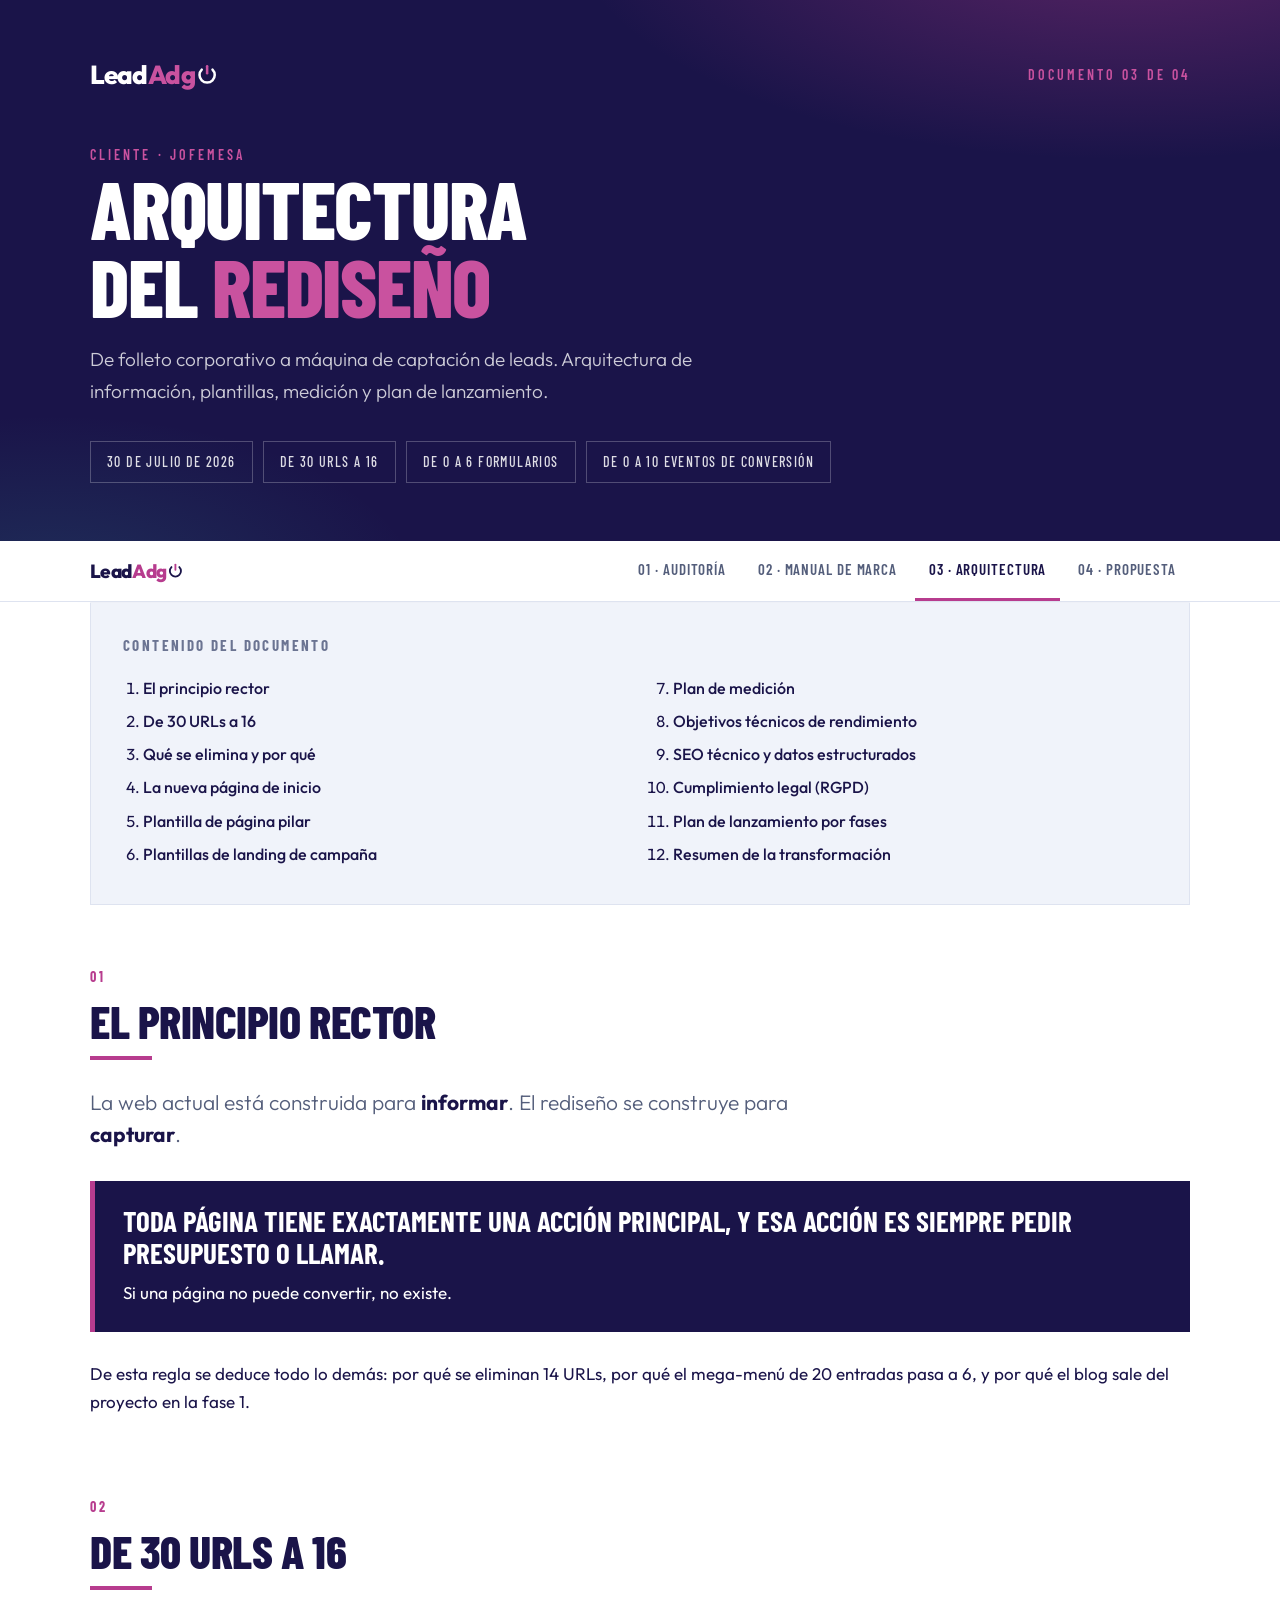
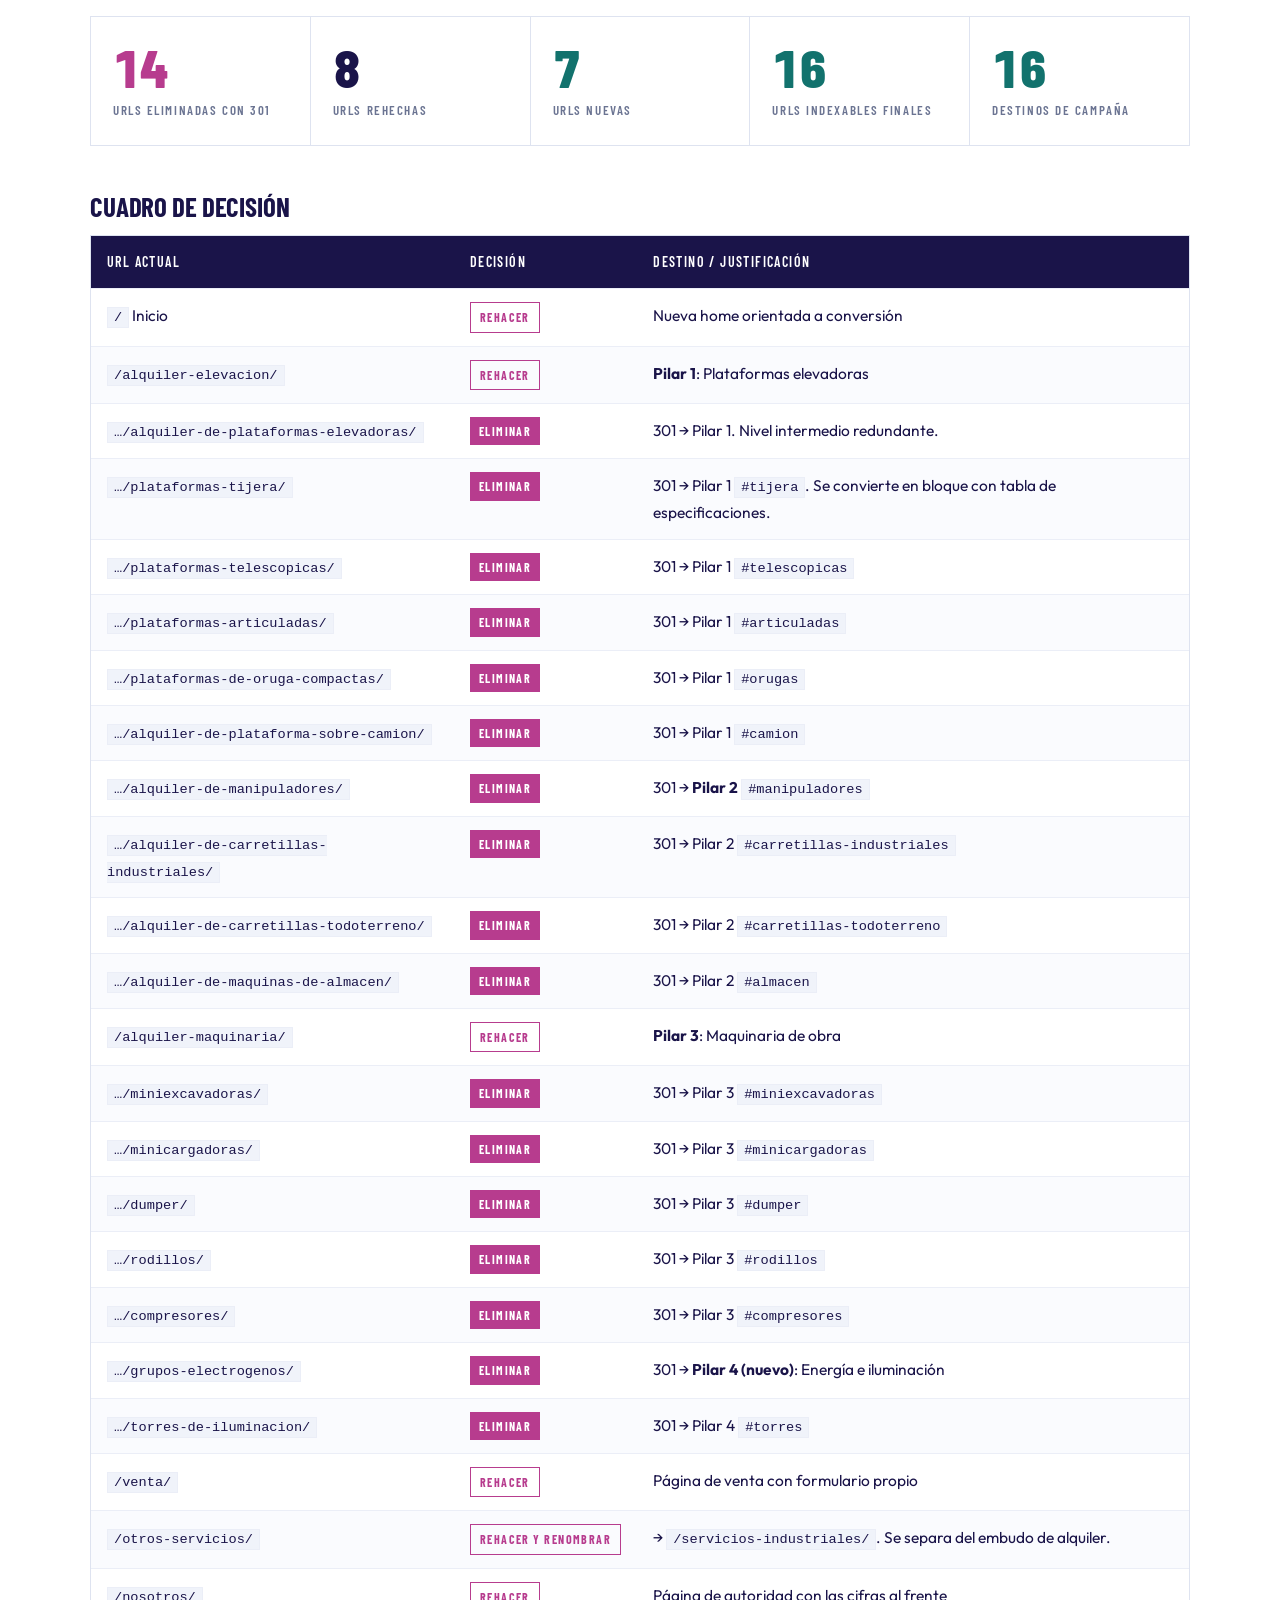
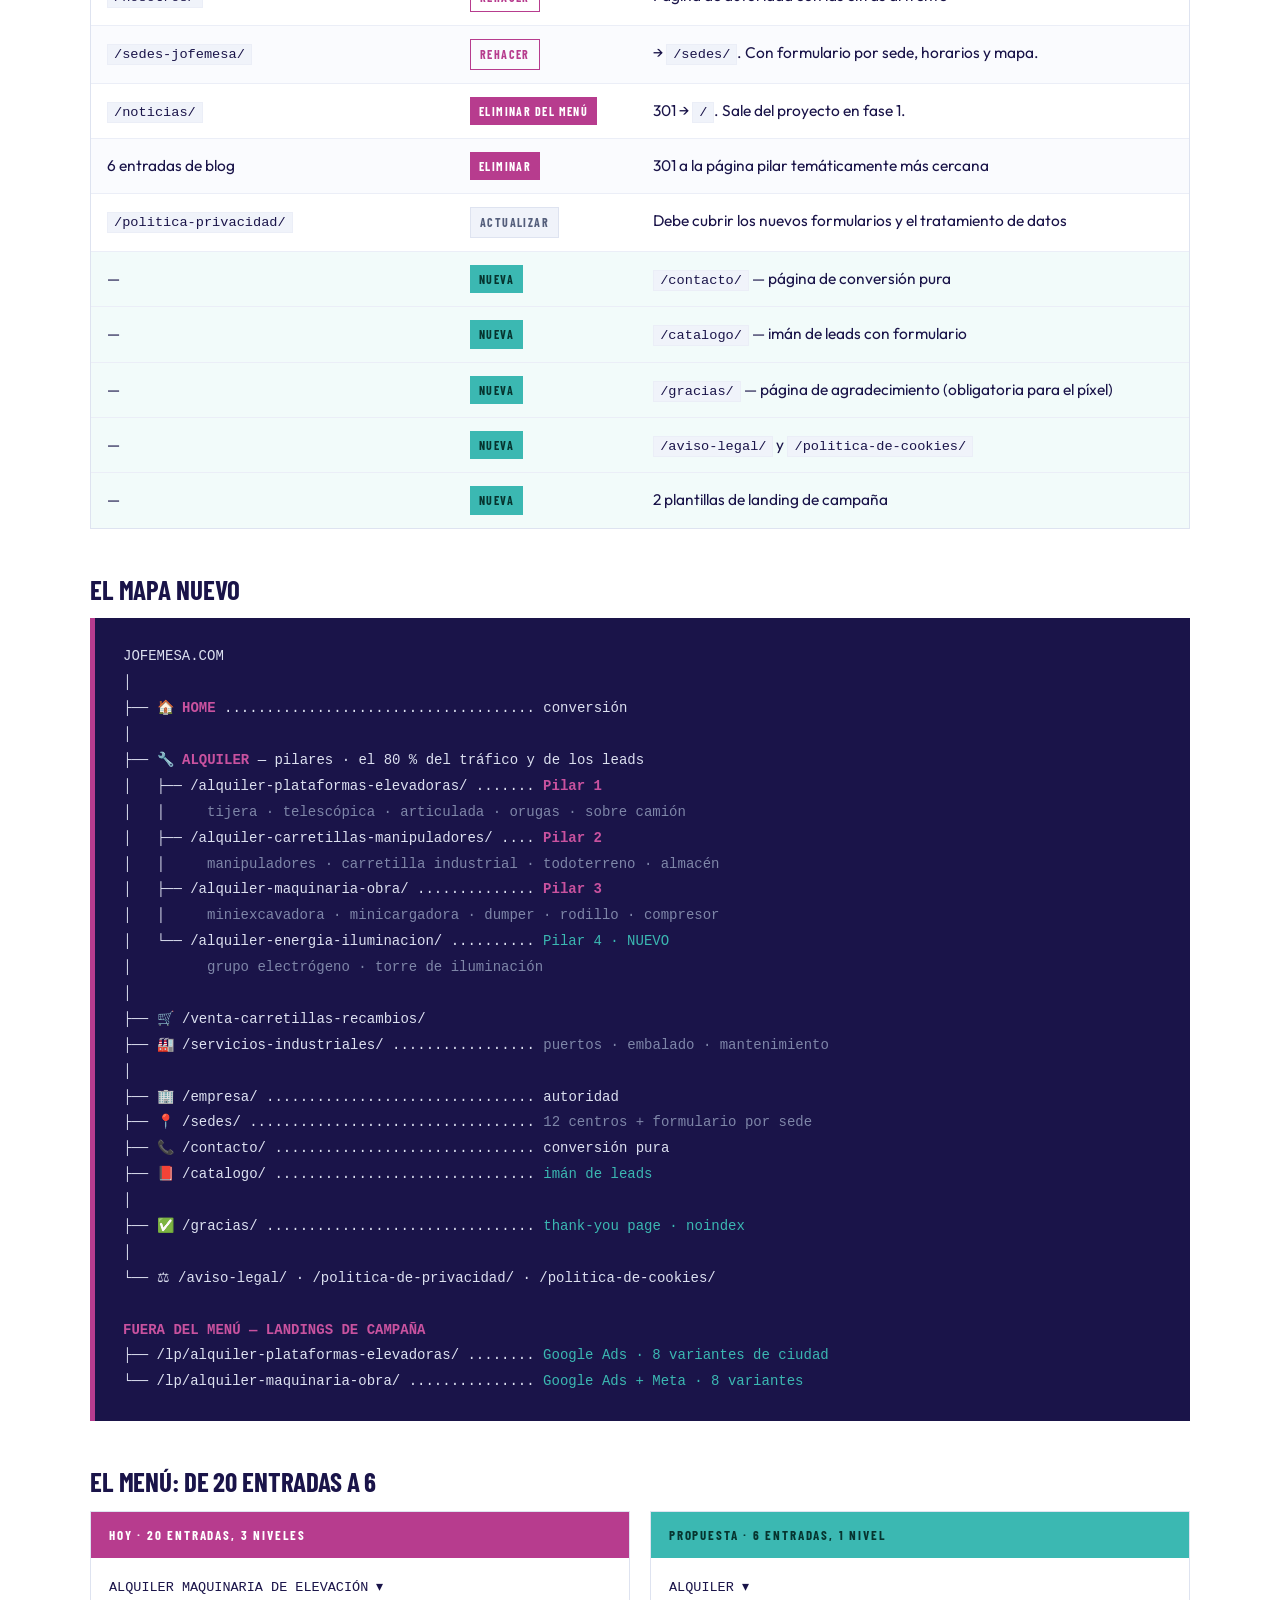
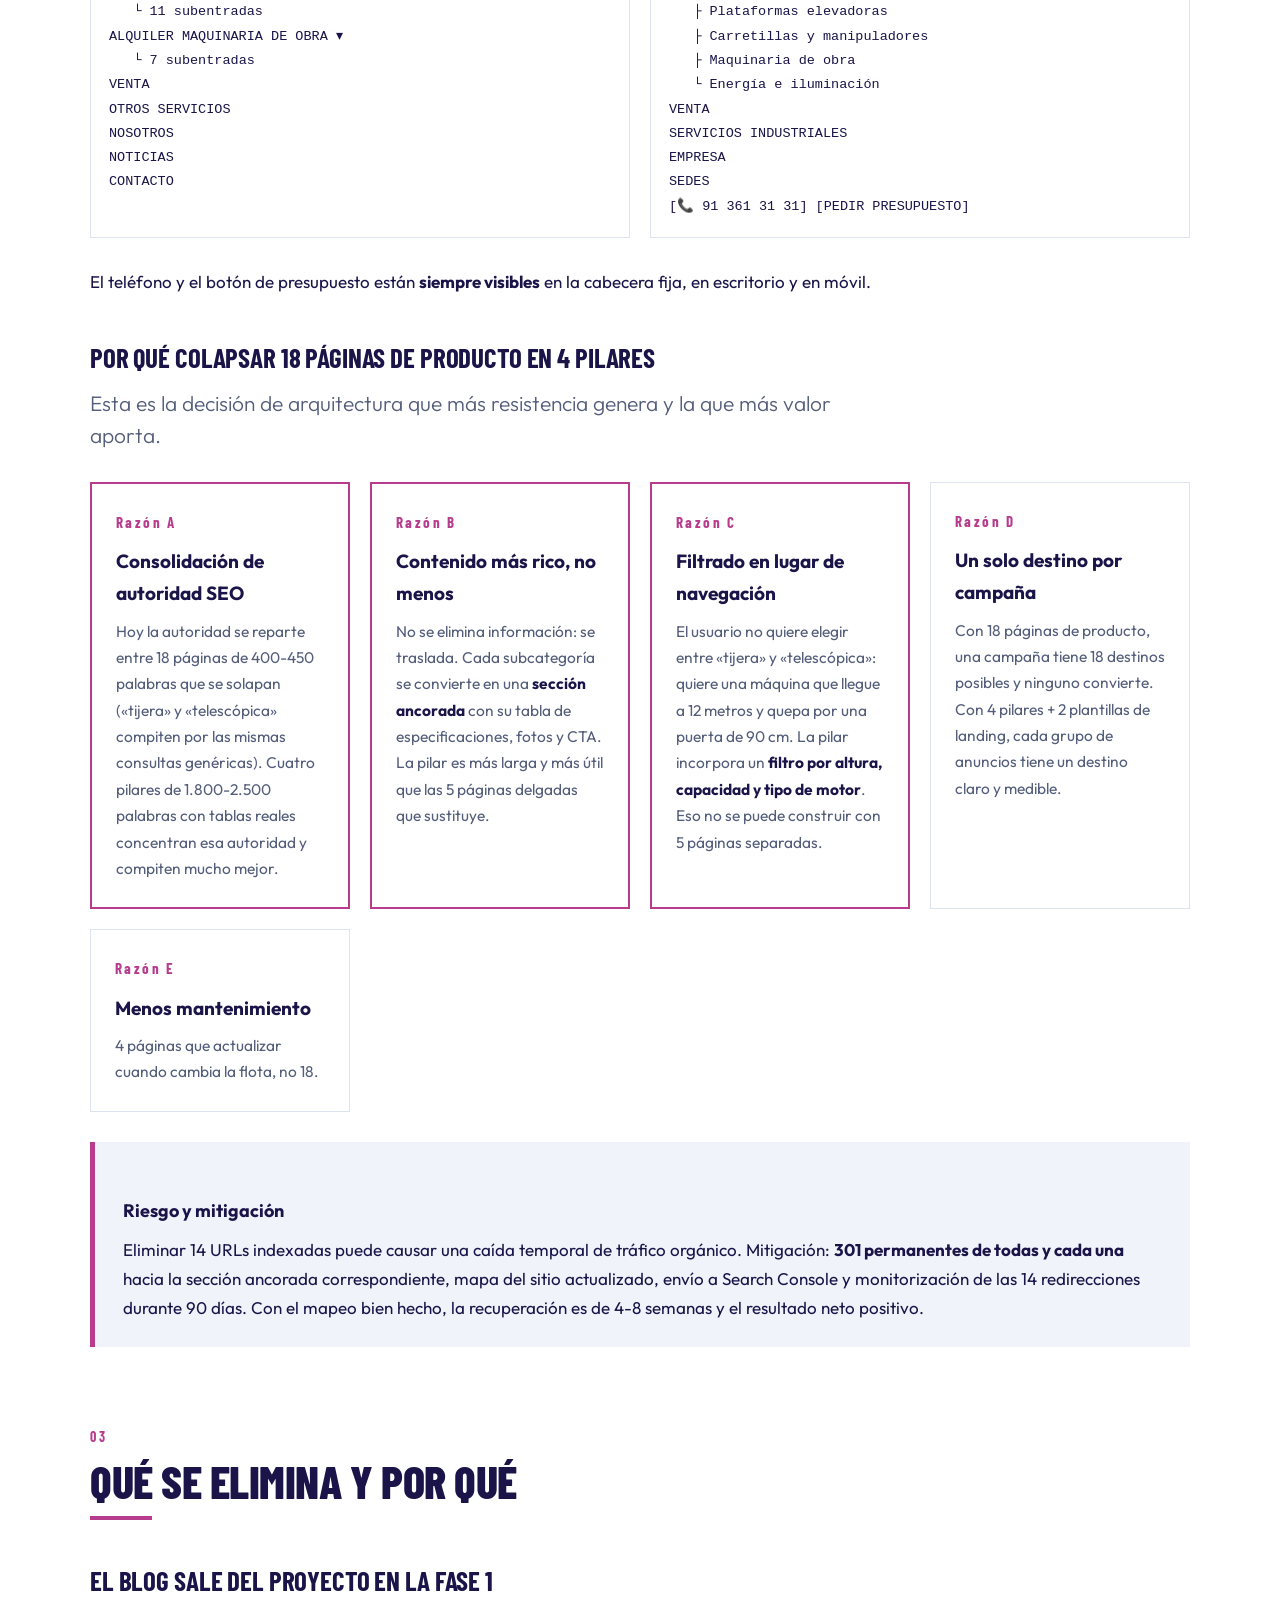
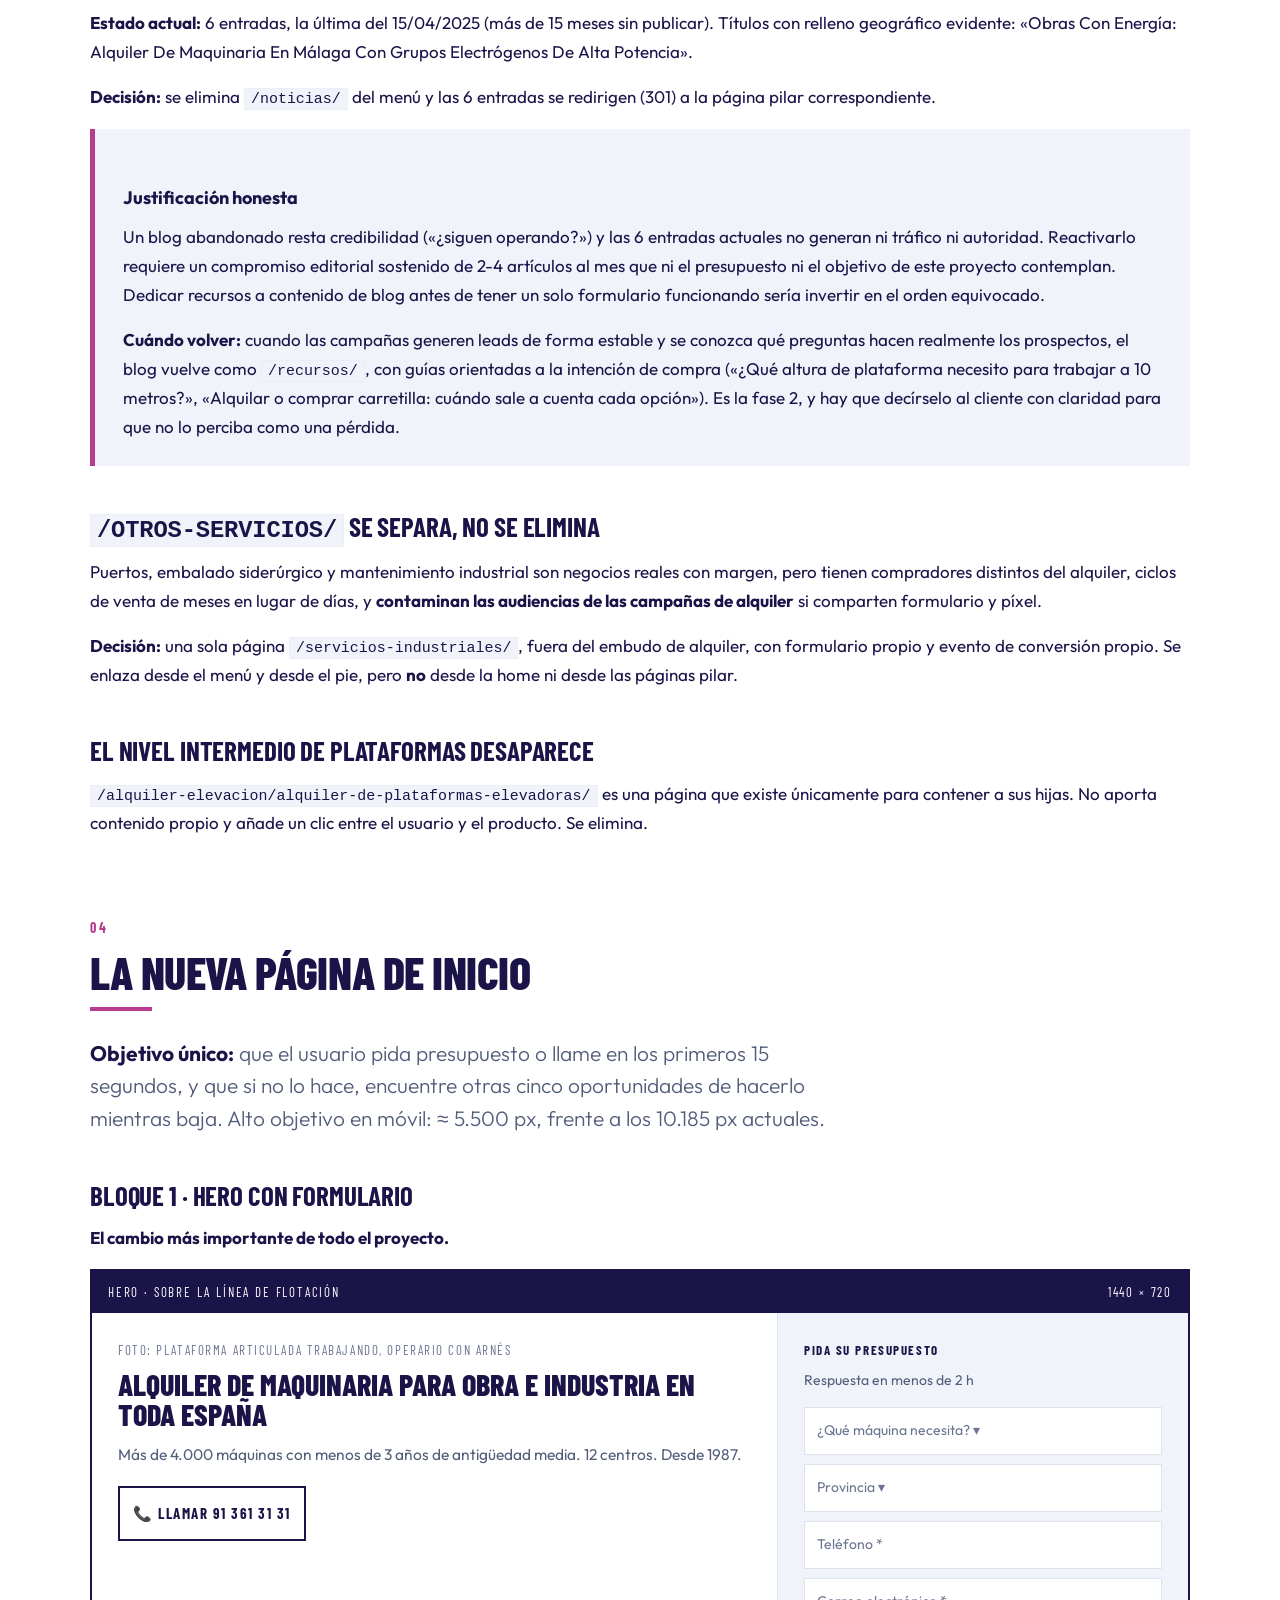
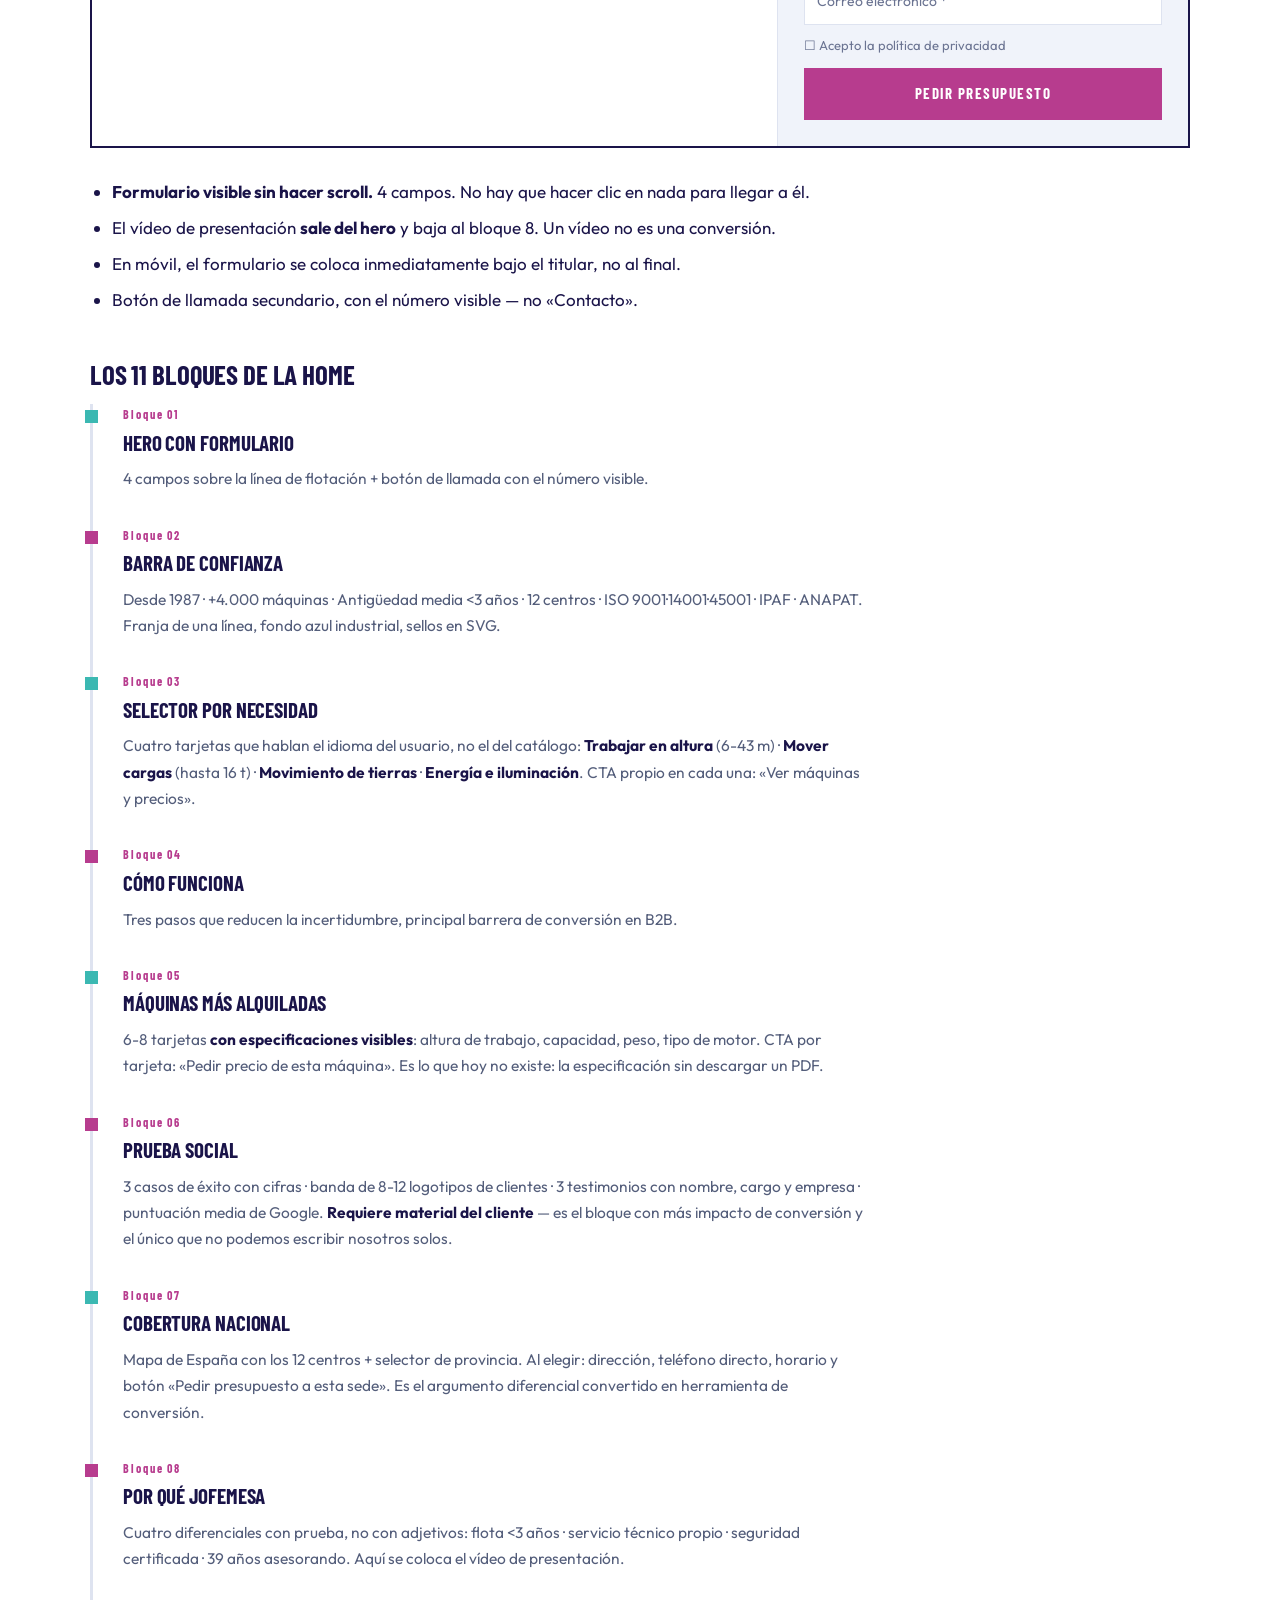
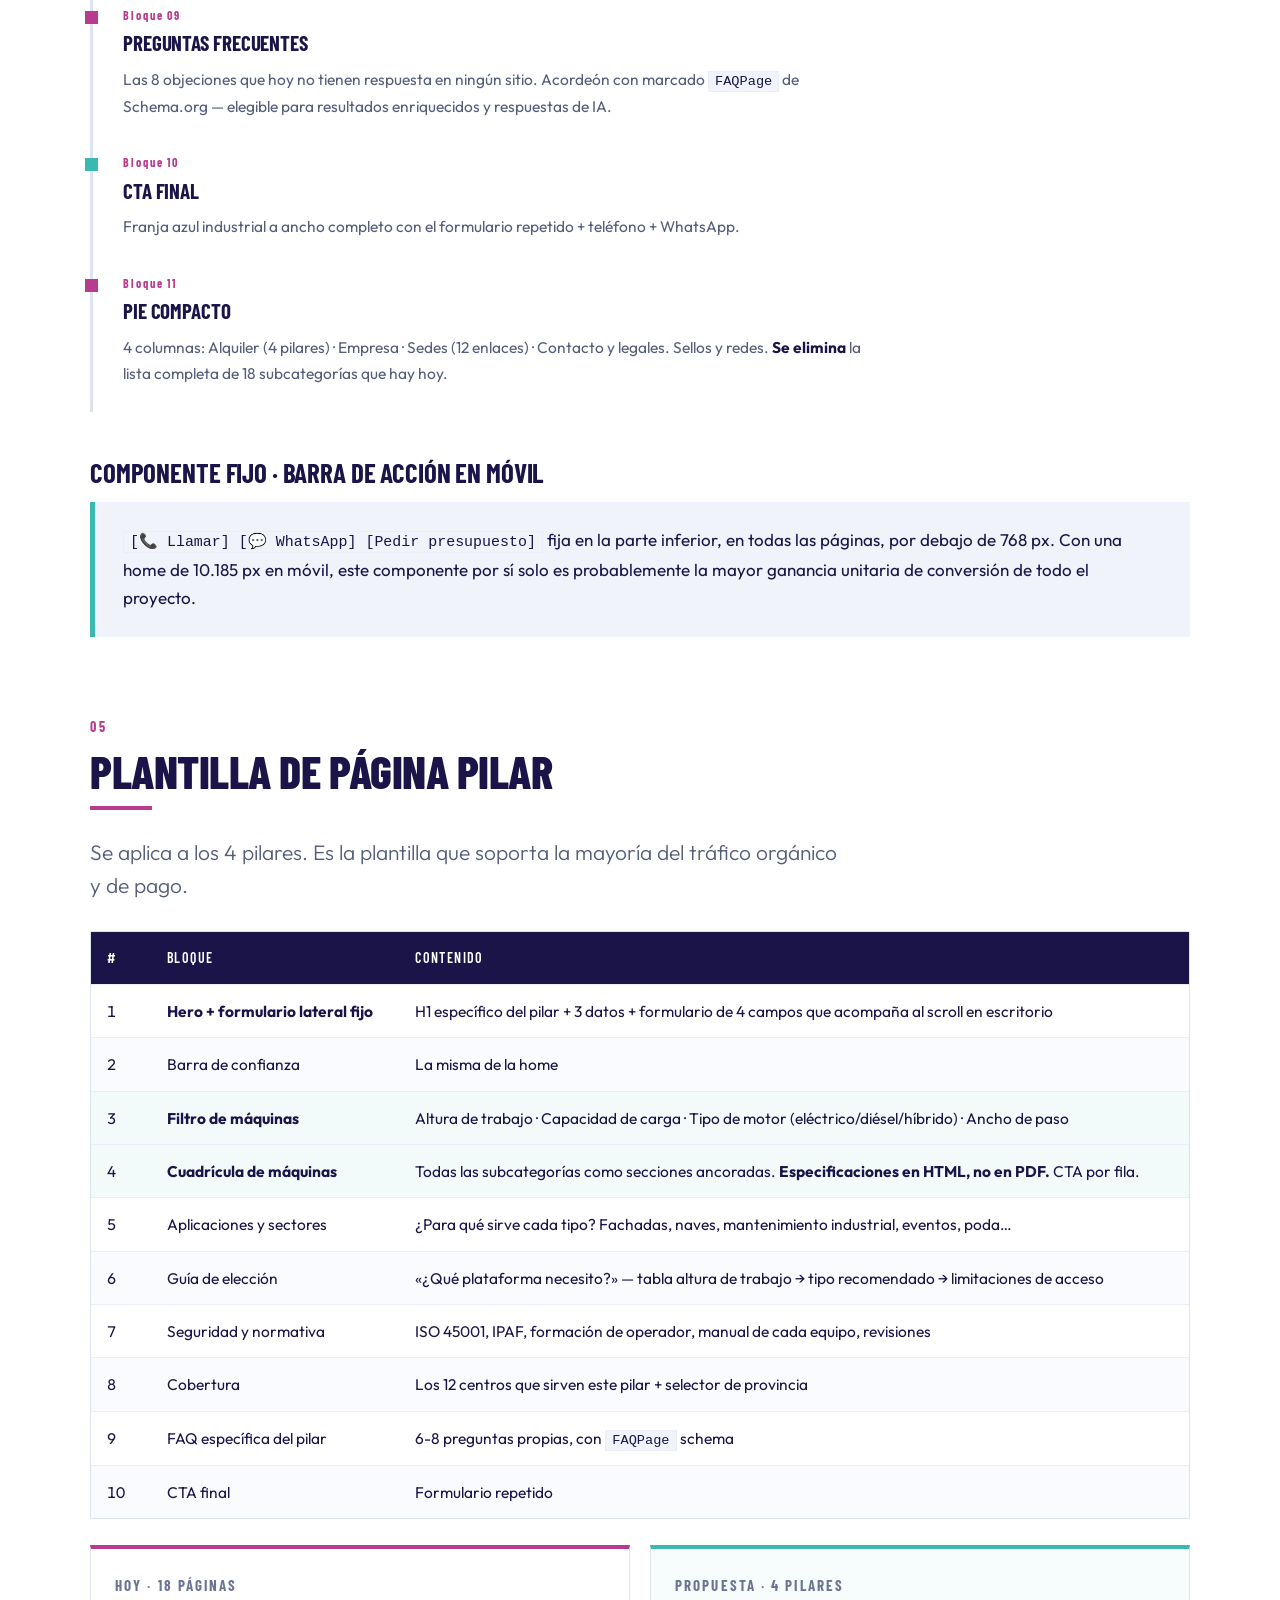
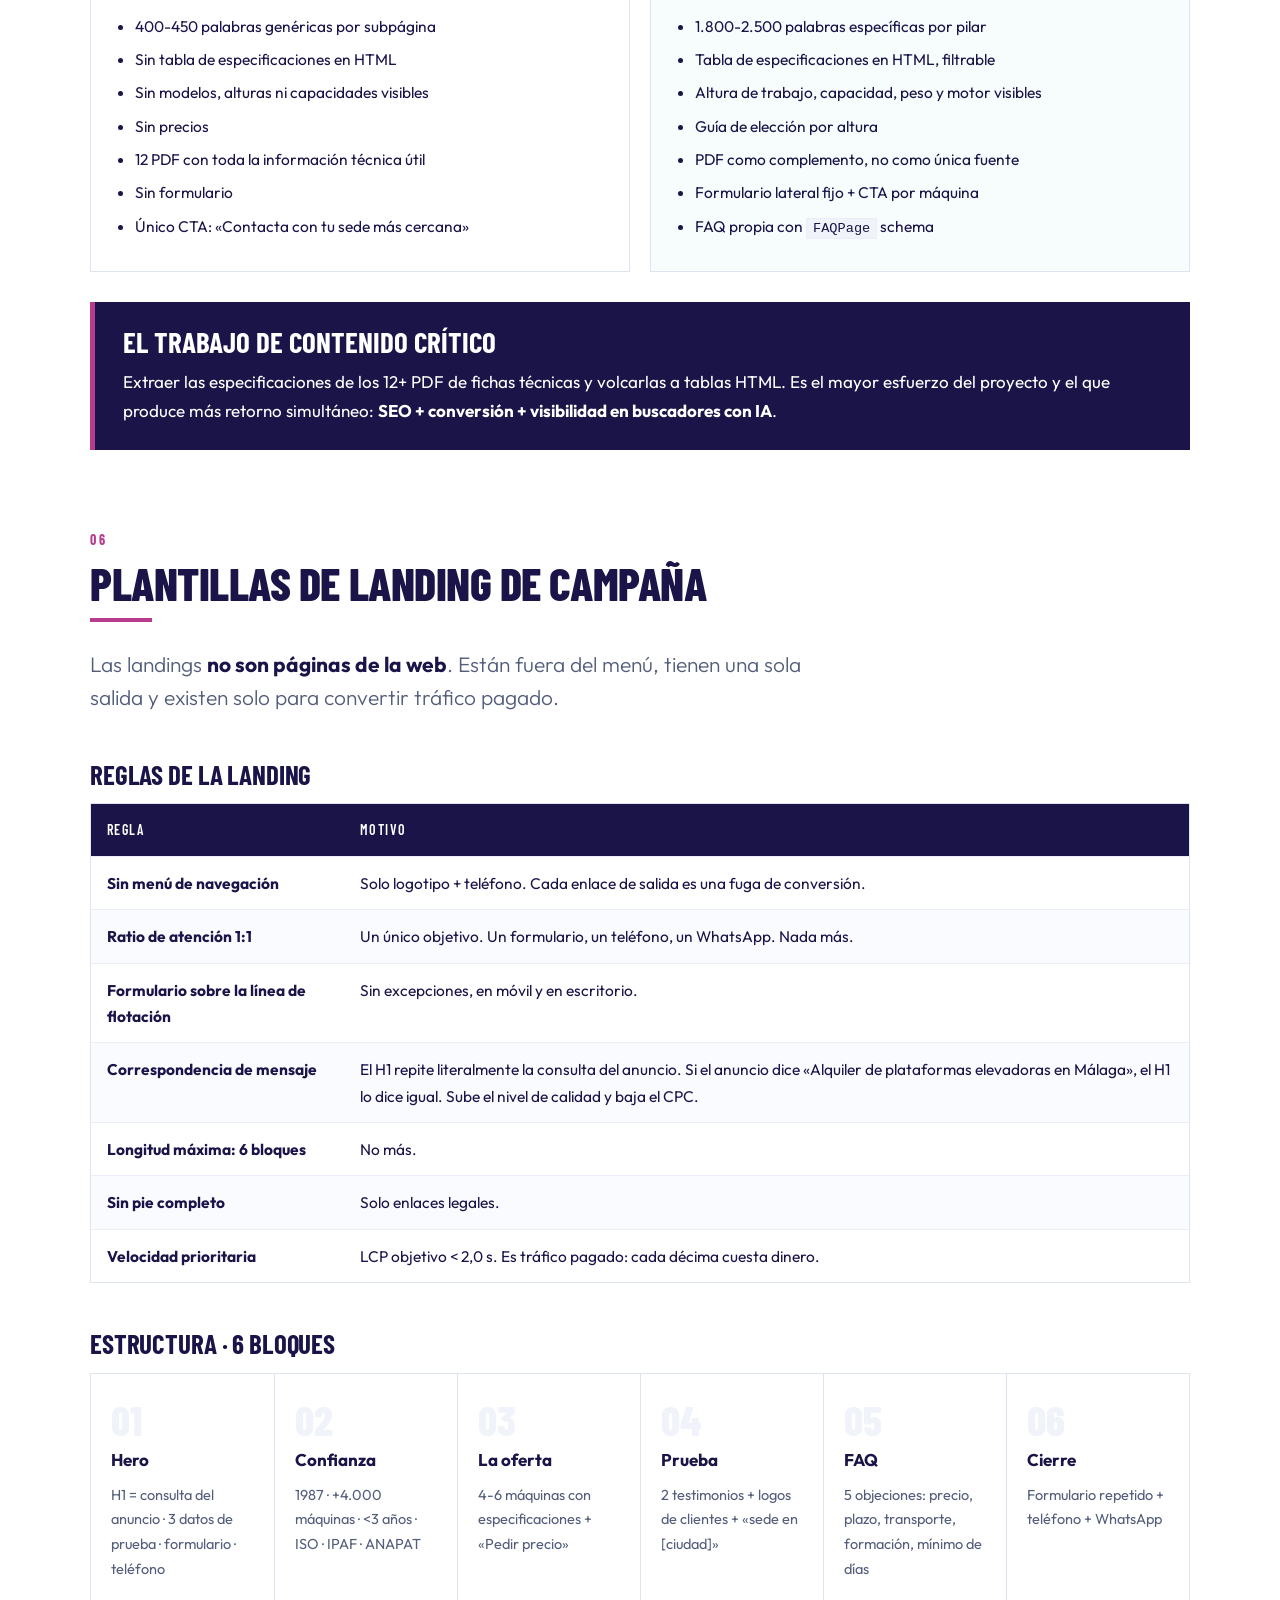
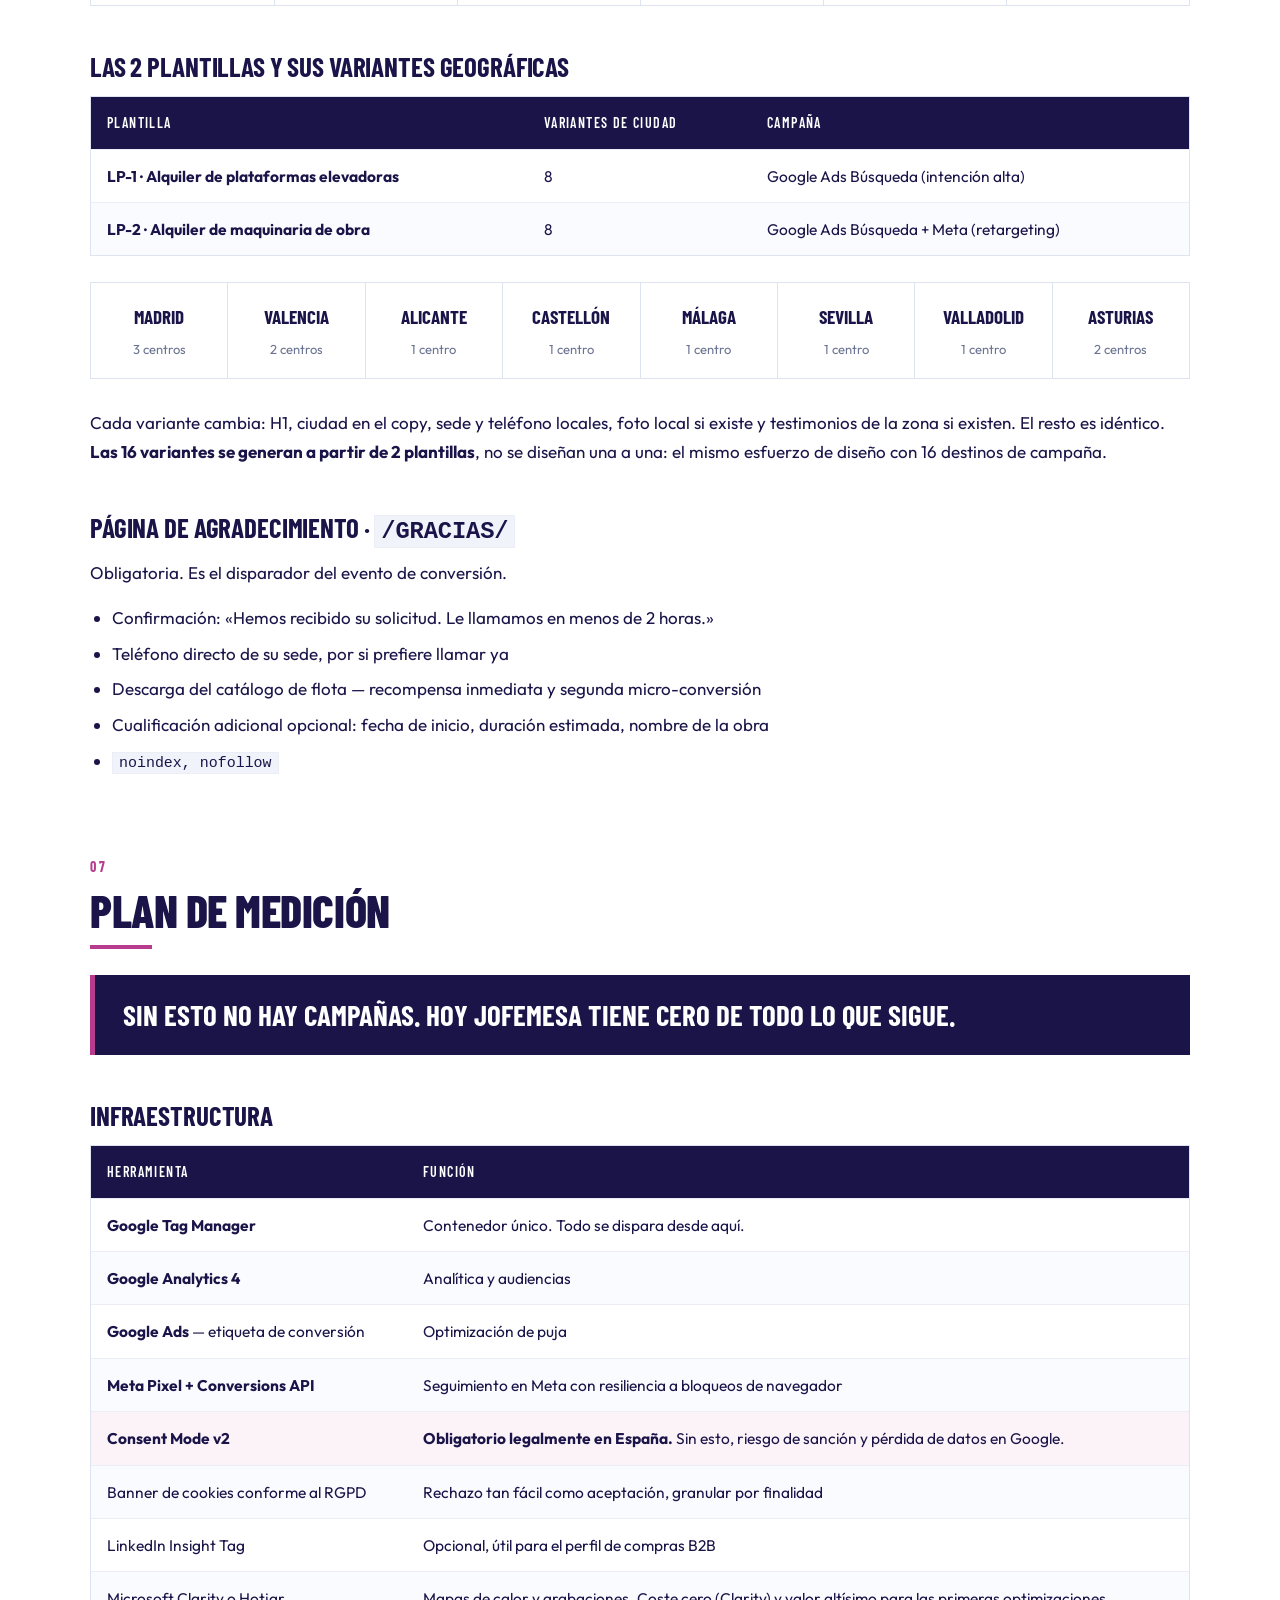
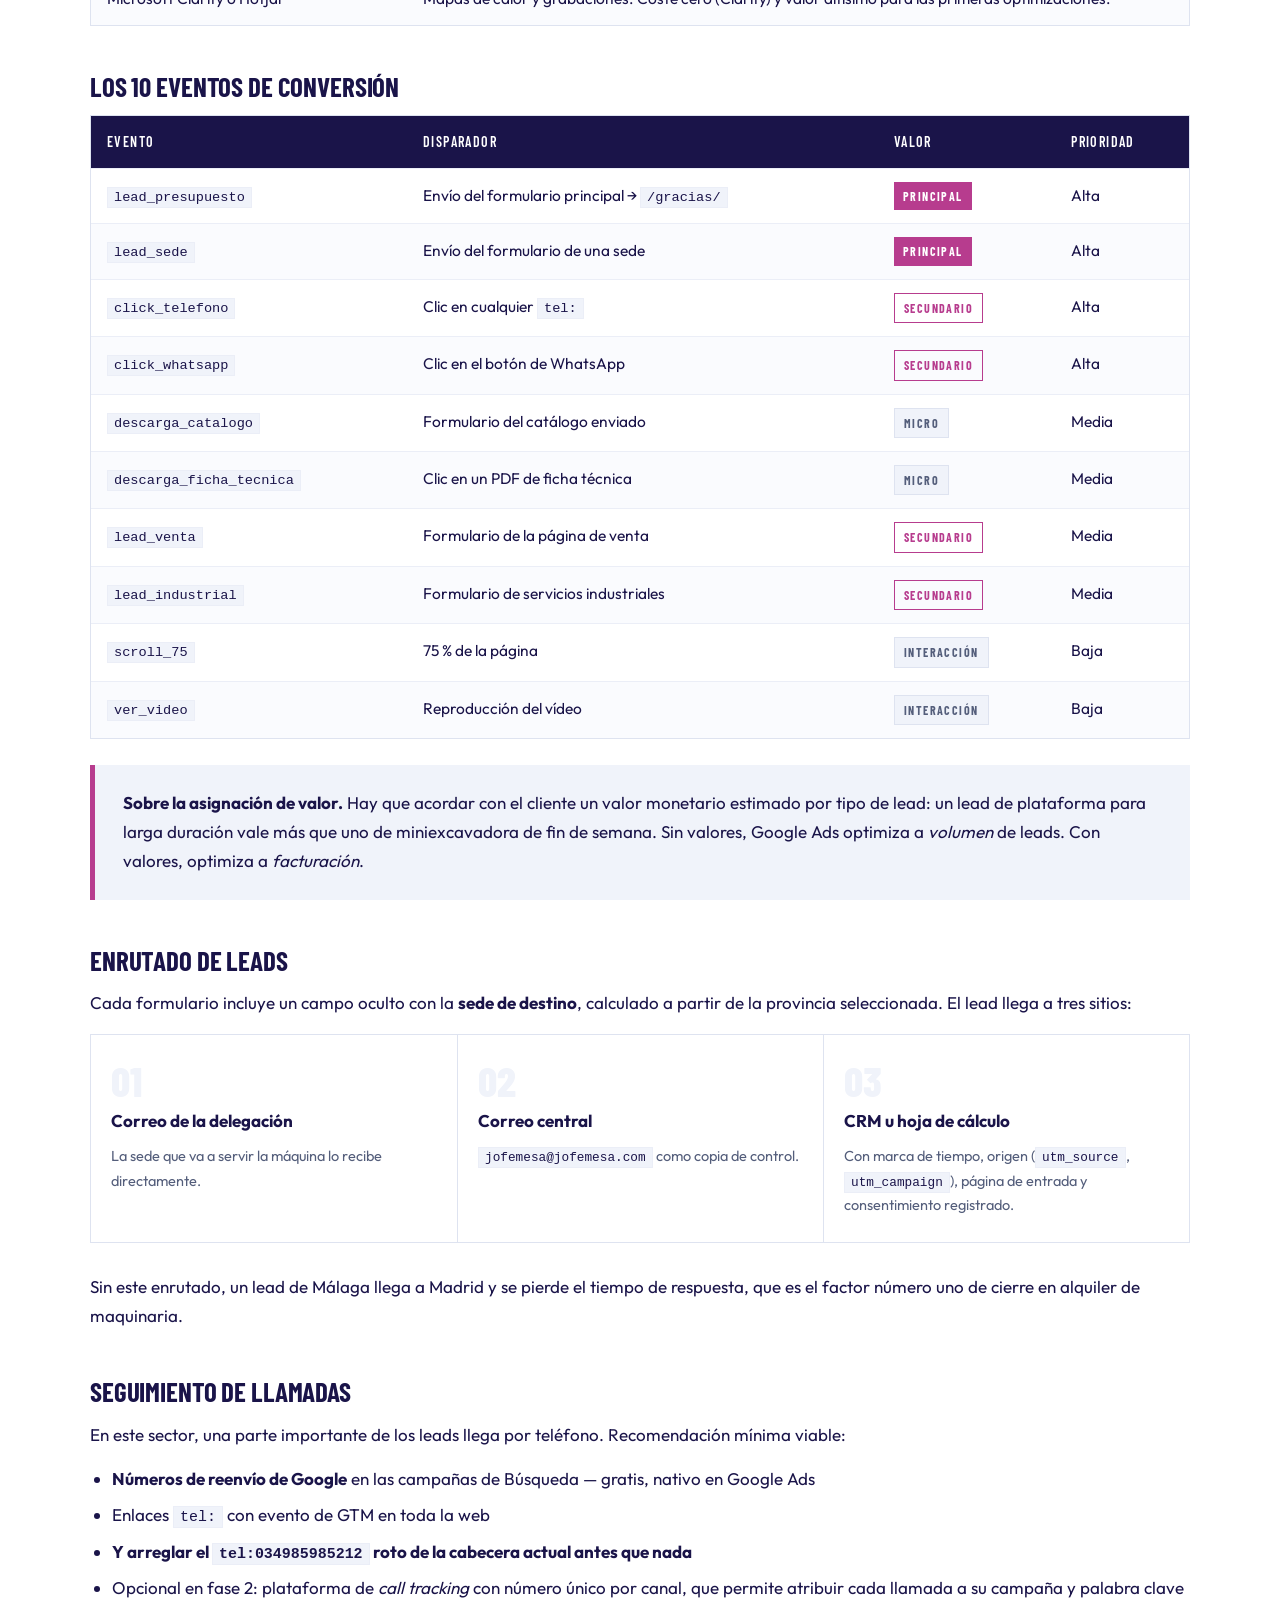
<file: JOFEMESA/Nueva carpeta/03-Arquitectura-Rediseno.html>
<!DOCTYPE html>
<html lang="es">
<head>
<meta charset="utf-8">
<meta name="viewport" content="width=device-width, initial-scale=1">
<title>Arquitectura del rediseño JOFEMESA · LeadadGo</title>
<link rel="stylesheet" href="assets/leadadgo.css">
<style>
  .flow { display:grid; grid-template-columns:repeat(auto-fit,minmax(180px,1fr)); gap:0; border:1px solid var(--border); margin:0 0 30px; }
  .flow > div { padding:24px 20px; position:relative; }
  .flow > div + div { border-left:1px solid var(--border); }
  .flow .n { font-family:var(--font-display); font-size:42px; font-weight:800; line-height:1; color:var(--mist); display:block; }
  .flow h4 { margin:6px 0 8px; font-size:17px; }
  .flow p { font-size:14.5px; color:var(--text-2); margin:0; }
  .blocks { border-left:3px solid var(--border); margin:0 0 30px; padding-left:0; list-style:none; }
  .blocks li { position:relative; padding:0 0 26px 30px; }
  .blocks li::before { content:''; position:absolute; left:-8px; top:6px; width:13px; height:13px; background:var(--magenta); }
  .blocks li.key::before { background:var(--teal); }
  .blocks .bt { font-family:var(--font-display); font-size:21px; font-weight:700; text-transform:uppercase; color:var(--navy); display:block; margin-bottom:5px; letter-spacing:-.005em; }
  .blocks .bn { font-family:var(--font-display); font-size:12px; font-weight:700; letter-spacing:.16em; color:var(--magenta); display:block; }
  .blocks p { font-size:15.5px; color:var(--text-2); margin:0; max-width:74ch; }
  .menucmp { display:grid; grid-template-columns:1fr 1fr; gap:20px; margin:0 0 30px; }
  .menucmp > div { border:1px solid var(--border); }
  .menucmp .hd { padding:12px 18px; font-family:var(--font-display); font-size:13px; font-weight:700; letter-spacing:.14em; text-transform:uppercase; color:#fff; }
  .menucmp .old .hd { background:var(--magenta); }
  .menucmp .new .hd { background:var(--teal); color:#06342F; }
  .menucmp .bd { padding:18px; font-family:ui-monospace,Consolas,monospace; font-size:13.5px; line-height:1.8; white-space:pre-wrap; }
  .prov { display:grid; grid-template-columns:repeat(auto-fit,minmax(132px,1fr)); gap:1px; background:var(--border); border:1px solid var(--border); margin:0 0 30px; }
  .prov div { background:#fff; padding:18px 14px; text-align:center; }
  .prov b { display:block; font-family:var(--font-display); font-size:19px; font-weight:700; text-transform:uppercase; color:var(--navy); }
  .prov span { display:block; font-size:13px; color:var(--text-3); margin-top:4px; }
  @media (max-width:860px){ .menucmp { grid-template-columns:1fr; } .flow > div + div { border-left:0; border-top:1px solid var(--border); } }
</style>
</head>
<body>

<header class="doc-head">
  <div class="shell">
    <div class="topbar">
      <span class="logo logo--light"><span class="lg-a">Lead</span><span class="lg-b">Adg</span><svg viewBox="0 0 24 24" width="0.78em" height="0.78em" fill="none" stroke-linecap="round" stroke-width="3"><path class="lg-ring" d="M18.36 6.64a9 9 0 1 1-12.73 0"/><path class="lg-bar" d="M12 2.6v8.4"/></svg></span>
      <span class="doc-kicker">Documento 03 de 04</span>
    </div>
    <span class="doc-kicker">Cliente · JOFEMESA</span>
    <h1>Arquitectura<br>del <em>rediseño</em></h1>
    <p class="sub">De folleto corporativo a máquina de captación de leads. Arquitectura de información, plantillas, medición y plan de lanzamiento.</p>
    <div class="doc-meta">
      <span>30 de julio de 2026</span>
      <span>De 30 URLs a 16</span>
      <span>De 0 a 6 formularios</span>
      <span>De 0 a 10 eventos de conversión</span>
    </div>
  </div>
</header>

<nav class="docnav"><div class="shell">
  <span class="logo"><span class="lg-a">Lead</span><span class="lg-b">Adg</span><svg viewBox="0 0 24 24" width="0.78em" height="0.78em" fill="none" stroke-linecap="round" stroke-width="3"><path class="lg-ring" d="M18.36 6.64a9 9 0 1 1-12.73 0"/><path class="lg-bar" d="M12 2.6v8.4"/></svg></span>
  <span class="spacer"></span>
  <a href="01-Auditoria-Web-Actual.html">01 · Auditoría</a>
  <a href="02-Manual-de-Marca.html">02 · Manual de marca</a>
  <a href="03-Arquitectura-Rediseno.html" aria-current="page">03 · Arquitectura</a>
  <a href="04-Propuesta-Comercial.html">04 · Propuesta</a>
</div></nav>

<main class="shell">

  <div class="toc">
    <h4>Contenido del documento</h4>
    <ol>
      <li><a href="#principio">El principio rector</a></li>
      <li><a href="#decision">De 30 URLs a 16</a></li>
      <li><a href="#elimina">Qué se elimina y por qué</a></li>
      <li><a href="#home">La nueva página de inicio</a></li>
      <li><a href="#pilar">Plantilla de página pilar</a></li>
      <li><a href="#landings">Plantillas de landing de campaña</a></li>
      <li><a href="#medicion">Plan de medición</a></li>
      <li><a href="#rendimiento">Objetivos técnicos de rendimiento</a></li>
      <li><a href="#seo">SEO técnico y datos estructurados</a></li>
      <li><a href="#legal">Cumplimiento legal (RGPD)</a></li>
      <li><a href="#fases">Plan de lanzamiento por fases</a></li>
      <li><a href="#resumen">Resumen de la transformación</a></li>
    </ol>
  </div>

  <section id="principio">
    <span class="sec-num">01</span>
    <h2>El principio rector</h2>
    <div class="rule"></div>
    <p class="lead">La web actual está construida para <strong>informar</strong>. El rediseño se construye para <strong>capturar</strong>.</p>
    <div class="callout dark">
      <p class="big">Toda página tiene exactamente una acción principal, y esa acción es siempre pedir presupuesto o llamar.</p>
      <p style="margin:0">Si una página no puede convertir, no existe.</p>
    </div>
    <p>De esta regla se deduce todo lo demás: por qué se eliminan 14 URLs, por qué el mega-menú de 20 entradas pasa a 6, y por qué el blog sale del proyecto en la fase 1.</p>
  </section>

  <section id="decision">
    <span class="sec-num">02</span>
    <h2>De 30 URLs a 16</h2>
    <div class="rule"></div>

    <div class="stats">
      <div class="stat"><b class="bad">14</b><span>URLs eliminadas con 301</span></div>
      <div class="stat"><b>8</b><span>URLs rehechas</span></div>
      <div class="stat"><b class="good">7</b><span>URLs nuevas</span></div>
      <div class="stat"><b class="good">16</b><span>URLs indexables finales</span></div>
      <div class="stat"><b class="good">16</b><span>Destinos de campaña</span></div>
    </div>

    <h3>Cuadro de decisión</h3>
    <div class="tw"><table>
      <thead><tr><th>URL actual</th><th>Decisión</th><th>Destino / justificación</th></tr></thead>
      <tbody>
        <tr><td><code>/</code> Inicio</td><td><span class="tag warn">Rehacer</span></td><td>Nueva home orientada a conversión</td></tr>
        <tr><td><code>/alquiler-elevacion/</code></td><td><span class="tag warn">Rehacer</span></td><td><strong>Pilar 1</strong>: Plataformas elevadoras</td></tr>
        <tr><td><code>…/alquiler-de-plataformas-elevadoras/</code></td><td><span class="tag crit">Eliminar</span></td><td>301 → Pilar 1. Nivel intermedio redundante.</td></tr>
        <tr><td><code>…/plataformas-tijera/</code></td><td><span class="tag crit">Eliminar</span></td><td>301 → Pilar 1 <code>#tijera</code>. Se convierte en bloque con tabla de especificaciones.</td></tr>
        <tr><td><code>…/plataformas-telescopicas/</code></td><td><span class="tag crit">Eliminar</span></td><td>301 → Pilar 1 <code>#telescopicas</code></td></tr>
        <tr><td><code>…/plataformas-articuladas/</code></td><td><span class="tag crit">Eliminar</span></td><td>301 → Pilar 1 <code>#articuladas</code></td></tr>
        <tr><td><code>…/plataformas-de-oruga-compactas/</code></td><td><span class="tag crit">Eliminar</span></td><td>301 → Pilar 1 <code>#orugas</code></td></tr>
        <tr><td><code>…/alquiler-de-plataforma-sobre-camion/</code></td><td><span class="tag crit">Eliminar</span></td><td>301 → Pilar 1 <code>#camion</code></td></tr>
        <tr><td><code>…/alquiler-de-manipuladores/</code></td><td><span class="tag crit">Eliminar</span></td><td>301 → <strong>Pilar 2</strong> <code>#manipuladores</code></td></tr>
        <tr><td><code>…/alquiler-de-carretillas-industriales/</code></td><td><span class="tag crit">Eliminar</span></td><td>301 → Pilar 2 <code>#carretillas-industriales</code></td></tr>
        <tr><td><code>…/alquiler-de-carretillas-todoterreno/</code></td><td><span class="tag crit">Eliminar</span></td><td>301 → Pilar 2 <code>#carretillas-todoterreno</code></td></tr>
        <tr><td><code>…/alquiler-de-maquinas-de-almacen/</code></td><td><span class="tag crit">Eliminar</span></td><td>301 → Pilar 2 <code>#almacen</code></td></tr>
        <tr><td><code>/alquiler-maquinaria/</code></td><td><span class="tag warn">Rehacer</span></td><td><strong>Pilar 3</strong>: Maquinaria de obra</td></tr>
        <tr><td><code>…/miniexcavadoras/</code></td><td><span class="tag crit">Eliminar</span></td><td>301 → Pilar 3 <code>#miniexcavadoras</code></td></tr>
        <tr><td><code>…/minicargadoras/</code></td><td><span class="tag crit">Eliminar</span></td><td>301 → Pilar 3 <code>#minicargadoras</code></td></tr>
        <tr><td><code>…/dumper/</code></td><td><span class="tag crit">Eliminar</span></td><td>301 → Pilar 3 <code>#dumper</code></td></tr>
        <tr><td><code>…/rodillos/</code></td><td><span class="tag crit">Eliminar</span></td><td>301 → Pilar 3 <code>#rodillos</code></td></tr>
        <tr><td><code>…/compresores/</code></td><td><span class="tag crit">Eliminar</span></td><td>301 → Pilar 3 <code>#compresores</code></td></tr>
        <tr><td><code>…/grupos-electrogenos/</code></td><td><span class="tag crit">Eliminar</span></td><td>301 → <strong>Pilar 4 (nuevo)</strong>: Energía e iluminación</td></tr>
        <tr><td><code>…/torres-de-iluminacion/</code></td><td><span class="tag crit">Eliminar</span></td><td>301 → Pilar 4 <code>#torres</code></td></tr>
        <tr><td><code>/venta/</code></td><td><span class="tag warn">Rehacer</span></td><td>Página de venta con formulario propio</td></tr>
        <tr><td><code>/otros-servicios/</code></td><td><span class="tag warn">Rehacer y renombrar</span></td><td>→ <code>/servicios-industriales/</code>. Se separa del embudo de alquiler.</td></tr>
        <tr><td><code>/nosotros/</code></td><td><span class="tag warn">Rehacer</span></td><td>Página de autoridad con las cifras al frente</td></tr>
        <tr><td><code>/sedes-jofemesa/</code></td><td><span class="tag warn">Rehacer</span></td><td>→ <code>/sedes/</code>. Con formulario por sede, horarios y mapa.</td></tr>
        <tr><td><code>/noticias/</code></td><td><span class="tag crit">Eliminar del menú</span></td><td>301 → <code>/</code>. Sale del proyecto en fase 1.</td></tr>
        <tr><td>6 entradas de blog</td><td><span class="tag crit">Eliminar</span></td><td>301 a la página pilar temáticamente más cercana</td></tr>
        <tr><td><code>/politica-privacidad/</code></td><td><span class="tag neu">Actualizar</span></td><td>Debe cubrir los nuevos formularios y el tratamiento de datos</td></tr>
        <tr style="background:#F2FBFA"><td>—</td><td><span class="tag ok">Nueva</span></td><td><code>/contacto/</code> — página de conversión pura</td></tr>
        <tr style="background:#F2FBFA"><td>—</td><td><span class="tag ok">Nueva</span></td><td><code>/catalogo/</code> — imán de leads con formulario</td></tr>
        <tr style="background:#F2FBFA"><td>—</td><td><span class="tag ok">Nueva</span></td><td><code>/gracias/</code> — página de agradecimiento (obligatoria para el píxel)</td></tr>
        <tr style="background:#F2FBFA"><td>—</td><td><span class="tag ok">Nueva</span></td><td><code>/aviso-legal/</code> y <code>/politica-de-cookies/</code></td></tr>
        <tr style="background:#F2FBFA"><td>—</td><td><span class="tag ok">Nueva</span></td><td>2 plantillas de landing de campaña</td></tr>
      </tbody>
    </table></div>

    <h3>El mapa nuevo</h3>
    <div class="tree">JOFEMESA.COM
│
├── 🏠 <b>HOME</b> ..................................... conversión
│
├── 🔧 <b>ALQUILER</b> — pilares · el 80 % del tráfico y de los leads
│   ├── /alquiler-plataformas-elevadoras/ ....... <b>Pilar 1</b>
│   │     <u>tijera · telescópica · articulada · orugas · sobre camión</u>
│   ├── /alquiler-carretillas-manipuladores/ .... <b>Pilar 2</b>
│   │     <u>manipuladores · carretilla industrial · todoterreno · almacén</u>
│   ├── /alquiler-maquinaria-obra/ .............. <b>Pilar 3</b>
│   │     <u>miniexcavadora · minicargadora · dumper · rodillo · compresor</u>
│   └── /alquiler-energia-iluminacion/ .......... <i>Pilar 4 · NUEVO</i>
│         <u>grupo electrógeno · torre de iluminación</u>
│
├── 🛒 /venta-carretillas-recambios/
├── 🏭 /servicios-industriales/ ................. <u>puertos · embalado · mantenimiento</u>
│
├── 🏢 /empresa/ ................................ autoridad
├── 📍 /sedes/ .................................. <u>12 centros + formulario por sede</u>
├── 📞 /contacto/ ............................... conversión pura
├── 📕 /catalogo/ ............................... <i>imán de leads</i>
│
├── ✅ /gracias/ ................................ <i>thank-you page · noindex</i>
│
└── ⚖ /aviso-legal/ · /politica-de-privacidad/ · /politica-de-cookies/

<b>FUERA DEL MENÚ — LANDINGS DE CAMPAÑA</b>
├── /lp/alquiler-plataformas-elevadoras/ ........ <i>Google Ads · 8 variantes de ciudad</i>
└── /lp/alquiler-maquinaria-obra/ ............... <i>Google Ads + Meta · 8 variantes</i></div>

    <h3>El menú: de 20 entradas a 6</h3>
    <div class="menucmp">
      <div class="old">
        <div class="hd">Hoy · 20 entradas, 3 niveles</div>
        <div class="bd">ALQUILER MAQUINARIA DE ELEVACIÓN ▾
   └ 11 subentradas
ALQUILER MAQUINARIA DE OBRA ▾
   └ 7 subentradas
VENTA
OTROS SERVICIOS
NOSOTROS
NOTICIAS
CONTACTO</div>
      </div>
      <div class="new">
        <div class="hd">Propuesta · 6 entradas, 1 nivel</div>
        <div class="bd">ALQUILER ▾
   ├ Plataformas elevadoras
   ├ Carretillas y manipuladores
   ├ Maquinaria de obra
   └ Energía e iluminación
VENTA
SERVICIOS INDUSTRIALES
EMPRESA
SEDES
[📞 91 361 31 31] [PEDIR PRESUPUESTO]</div>
      </div>
    </div>
    <p>El teléfono y el botón de presupuesto están <strong>siempre visibles</strong> en la cabecera fija, en escritorio y en móvil.</p>

    <h3>Por qué colapsar 18 páginas de producto en 4 pilares</h3>
    <p class="lead">Esta es la decisión de arquitectura que más resistencia genera y la que más valor aporta.</p>
    <div class="cards">
      <div class="card hl"><span class="idx">Razón A</span><h4>Consolidación de autoridad SEO</h4><p>Hoy la autoridad se reparte entre 18 páginas de 400-450 palabras que se solapan («tijera» y «telescópica» compiten por las mismas consultas genéricas). Cuatro pilares de 1.800-2.500 palabras con tablas reales concentran esa autoridad y compiten mucho mejor.</p></div>
      <div class="card hl"><span class="idx">Razón B</span><h4>Contenido más rico, no menos</h4><p>No se elimina información: se traslada. Cada subcategoría se convierte en una <strong>sección ancorada</strong> con su tabla de especificaciones, fotos y CTA. La pilar es más larga y más útil que las 5 páginas delgadas que sustituye.</p></div>
      <div class="card hl"><span class="idx">Razón C</span><h4>Filtrado en lugar de navegación</h4><p>El usuario no quiere elegir entre «tijera» y «telescópica»: quiere una máquina que llegue a 12 metros y quepa por una puerta de 90 cm. La pilar incorpora un <strong>filtro por altura, capacidad y tipo de motor</strong>. Eso no se puede construir con 5 páginas separadas.</p></div>
      <div class="card"><span class="idx">Razón D</span><h4>Un solo destino por campaña</h4><p>Con 18 páginas de producto, una campaña tiene 18 destinos posibles y ninguno convierte. Con 4 pilares + 2 plantillas de landing, cada grupo de anuncios tiene un destino claro y medible.</p></div>
      <div class="card"><span class="idx">Razón E</span><h4>Menos mantenimiento</h4><p>4 páginas que actualizar cuando cambia la flota, no 18.</p></div>
    </div>

    <div class="callout">
      <h4>Riesgo y mitigación</h4>
      <p style="margin:0">Eliminar 14 URLs indexadas puede causar una caída temporal de tráfico orgánico. Mitigación: <strong>301 permanentes de todas y cada una</strong> hacia la sección ancorada correspondiente, mapa del sitio actualizado, envío a Search Console y monitorización de las 14 redirecciones durante 90 días. Con el mapeo bien hecho, la recuperación es de 4-8 semanas y el resultado neto positivo.</p>
    </div>
  </section>

  <section id="elimina">
    <span class="sec-num">03</span>
    <h2>Qué se elimina y por qué</h2>
    <div class="rule"></div>

    <h3>El blog sale del proyecto en la fase 1</h3>
    <p><strong>Estado actual:</strong> 6 entradas, la última del 15/04/2025 (más de 15 meses sin publicar). Títulos con relleno geográfico evidente: «Obras Con Energía: Alquiler De Maquinaria En Málaga Con Grupos Electrógenos De Alta Potencia».</p>
    <p><strong>Decisión:</strong> se elimina <code>/noticias/</code> del menú y las 6 entradas se redirigen (301) a la página pilar correspondiente.</p>
    <div class="callout">
      <h4>Justificación honesta</h4>
      <p>Un blog abandonado resta credibilidad («¿siguen operando?») y las 6 entradas actuales no generan ni tráfico ni autoridad. Reactivarlo requiere un compromiso editorial sostenido de 2-4 artículos al mes que ni el presupuesto ni el objetivo de este proyecto contemplan. Dedicar recursos a contenido de blog antes de tener un solo formulario funcionando sería invertir en el orden equivocado.</p>
      <p style="margin:0"><strong>Cuándo volver:</strong> cuando las campañas generen leads de forma estable y se conozca qué preguntas hacen realmente los prospectos, el blog vuelve como <code>/recursos/</code>, con guías orientadas a la intención de compra («¿Qué altura de plataforma necesito para trabajar a 10 metros?», «Alquilar o comprar carretilla: cuándo sale a cuenta cada opción»). Es la fase 2, y hay que decírselo al cliente con claridad para que no lo perciba como una pérdida.</p>
    </div>

    <h3><code>/otros-servicios/</code> se separa, no se elimina</h3>
    <p>Puertos, embalado siderúrgico y mantenimiento industrial son negocios reales con margen, pero tienen compradores distintos del alquiler, ciclos de venta de meses en lugar de días, y <strong>contaminan las audiencias de las campañas de alquiler</strong> si comparten formulario y píxel.</p>
    <p><strong>Decisión:</strong> una sola página <code>/servicios-industriales/</code>, fuera del embudo de alquiler, con formulario propio y evento de conversión propio. Se enlaza desde el menú y desde el pie, pero <strong>no</strong> desde la home ni desde las páginas pilar.</p>

    <h3>El nivel intermedio de plataformas desaparece</h3>
    <p><code>/alquiler-elevacion/alquiler-de-plataformas-elevadoras/</code> es una página que existe únicamente para contener a sus hijas. No aporta contenido propio y añade un clic entre el usuario y el producto. Se elimina.</p>
  </section>

  <section id="home">
    <span class="sec-num">04</span>
    <h2>La nueva página de inicio</h2>
    <div class="rule"></div>
    <p class="lead"><strong>Objetivo único:</strong> que el usuario pida presupuesto o llame en los primeros 15 segundos, y que si no lo hace, encuentre otras cinco oportunidades de hacerlo mientras baja. Alto objetivo en móvil: ≈ 5.500 px, frente a los 10.185 px actuales.</p>

    <h3>Bloque 1 · Hero con formulario</h3>
    <p><strong>El cambio más importante de todo el proyecto.</strong></p>
    <div class="wire">
      <div class="bar"><span>Hero · sobre la línea de flotación</span><span>1440 × 720</span></div>
      <div class="row">
        <div class="col">
          <div class="ph">Foto: plataforma articulada trabajando, operario con arnés</div>
          <h5>Alquiler de maquinaria para obra e industria en toda España</h5>
          <p style="color:var(--text-2);font-size:15.5px;margin:0 0 18px">Más de 4.000 máquinas con menos de 3 años de antigüedad media. 12 centros. Desde 1987.</p>
          <div class="btn ghost" style="display:inline-block">📞 Llamar 91 361 31 31</div>
        </div>
        <div class="col">
          <div class="ph" style="color:var(--navy);font-weight:700">Pida su presupuesto</div>
          <p style="font-size:14px;color:var(--text-2);margin:0 0 14px">Respuesta en menos de 2 h</p>
          <div class="field">¿Qué máquina necesita? ▾</div>
          <div class="field">Provincia ▾</div>
          <div class="field">Teléfono *</div>
          <div class="field">Correo electrónico *</div>
          <div style="font-size:13px;color:var(--text-3);margin:4px 0 12px">☐ Acepto la política de privacidad</div>
          <div class="btn">Pedir presupuesto</div>
        </div>
      </div>
    </div>
    <ul>
      <li><strong>Formulario visible sin hacer scroll.</strong> 4 campos. No hay que hacer clic en nada para llegar a él.</li>
      <li>El vídeo de presentación <strong>sale del hero</strong> y baja al bloque 8. Un vídeo no es una conversión.</li>
      <li>En móvil, el formulario se coloca inmediatamente bajo el titular, no al final.</li>
      <li>Botón de llamada secundario, con el número visible — no «Contacto».</li>
    </ul>

    <h3>Los 11 bloques de la home</h3>
    <ul class="blocks">
      <li class="key"><span class="bn">Bloque 01</span><span class="bt">Hero con formulario</span><p>4 campos sobre la línea de flotación + botón de llamada con el número visible.</p></li>
      <li><span class="bn">Bloque 02</span><span class="bt">Barra de confianza</span><p>Desde 1987 · +4.000 máquinas · Antigüedad media &lt;3 años · 12 centros · ISO 9001·14001·45001 · IPAF · ANAPAT. Franja de una línea, fondo azul industrial, sellos en SVG.</p></li>
      <li class="key"><span class="bn">Bloque 03</span><span class="bt">Selector por necesidad</span><p>Cuatro tarjetas que hablan el idioma del usuario, no el del catálogo: <strong>Trabajar en altura</strong> (6-43 m) · <strong>Mover cargas</strong> (hasta 16 t) · <strong>Movimiento de tierras</strong> · <strong>Energía e iluminación</strong>. CTA propio en cada una: «Ver máquinas y precios».</p></li>
      <li><span class="bn">Bloque 04</span><span class="bt">Cómo funciona</span><p>Tres pasos que reducen la incertidumbre, principal barrera de conversión en B2B.</p></li>
      <li class="key"><span class="bn">Bloque 05</span><span class="bt">Máquinas más alquiladas</span><p>6-8 tarjetas <strong>con especificaciones visibles</strong>: altura de trabajo, capacidad, peso, tipo de motor. CTA por tarjeta: «Pedir precio de esta máquina». Es lo que hoy no existe: la especificación sin descargar un PDF.</p></li>
      <li><span class="bn">Bloque 06</span><span class="bt">Prueba social</span><p>3 casos de éxito con cifras · banda de 8-12 logotipos de clientes · 3 testimonios con nombre, cargo y empresa · puntuación media de Google. <strong>Requiere material del cliente</strong> — es el bloque con más impacto de conversión y el único que no podemos escribir nosotros solos.</p></li>
      <li class="key"><span class="bn">Bloque 07</span><span class="bt">Cobertura nacional</span><p>Mapa de España con los 12 centros + selector de provincia. Al elegir: dirección, teléfono directo, horario y botón «Pedir presupuesto a esta sede». Es el argumento diferencial convertido en herramienta de conversión.</p></li>
      <li><span class="bn">Bloque 08</span><span class="bt">Por qué Jofemesa</span><p>Cuatro diferenciales con prueba, no con adjetivos: flota &lt;3 años · servicio técnico propio · seguridad certificada · 39 años asesorando. Aquí se coloca el vídeo de presentación.</p></li>
      <li><span class="bn">Bloque 09</span><span class="bt">Preguntas frecuentes</span><p>Las 8 objeciones que hoy no tienen respuesta en ningún sitio. Acordeón con marcado <code>FAQPage</code> de Schema.org — elegible para resultados enriquecidos y respuestas de IA.</p></li>
      <li class="key"><span class="bn">Bloque 10</span><span class="bt">CTA final</span><p>Franja azul industrial a ancho completo con el formulario repetido + teléfono + WhatsApp.</p></li>
      <li><span class="bn">Bloque 11</span><span class="bt">Pie compacto</span><p>4 columnas: Alquiler (4 pilares) · Empresa · Sedes (12 enlaces) · Contacto y legales. Sellos y redes. <strong>Se elimina</strong> la lista completa de 18 subcategorías que hay hoy.</p></li>
    </ul>

    <h3>Componente fijo · Barra de acción en móvil</h3>
    <div class="callout teal">
      <p style="margin:0"><code>[📞 Llamar] [💬 WhatsApp] [Pedir presupuesto]</code> fija en la parte inferior, en todas las páginas, por debajo de 768 px. Con una home de 10.185 px en móvil, este componente por sí solo es probablemente la mayor ganancia unitaria de conversión de todo el proyecto.</p>
    </div>
  </section>

  <section id="pilar">
    <span class="sec-num">05</span>
    <h2>Plantilla de página pilar</h2>
    <div class="rule"></div>
    <p class="lead">Se aplica a los 4 pilares. Es la plantilla que soporta la mayoría del tráfico orgánico y de pago.</p>

    <div class="tw"><table>
      <thead><tr><th style="width:60px">#</th><th>Bloque</th><th>Contenido</th></tr></thead>
      <tbody>
        <tr><td class="num">1</td><td><strong>Hero + formulario lateral fijo</strong></td><td>H1 específico del pilar + 3 datos + formulario de 4 campos que acompaña al scroll en escritorio</td></tr>
        <tr><td class="num">2</td><td>Barra de confianza</td><td>La misma de la home</td></tr>
        <tr style="background:#F2FBFA"><td class="num">3</td><td><strong>Filtro de máquinas</strong></td><td>Altura de trabajo · Capacidad de carga · Tipo de motor (eléctrico/diésel/híbrido) · Ancho de paso</td></tr>
        <tr style="background:#F2FBFA"><td class="num">4</td><td><strong>Cuadrícula de máquinas</strong></td><td>Todas las subcategorías como secciones ancoradas. <strong>Especificaciones en HTML, no en PDF.</strong> CTA por fila.</td></tr>
        <tr><td class="num">5</td><td>Aplicaciones y sectores</td><td>¿Para qué sirve cada tipo? Fachadas, naves, mantenimiento industrial, eventos, poda…</td></tr>
        <tr><td class="num">6</td><td>Guía de elección</td><td>«¿Qué plataforma necesito?» — tabla altura de trabajo → tipo recomendado → limitaciones de acceso</td></tr>
        <tr><td class="num">7</td><td>Seguridad y normativa</td><td>ISO 45001, IPAF, formación de operador, manual de cada equipo, revisiones</td></tr>
        <tr><td class="num">8</td><td>Cobertura</td><td>Los 12 centros que sirven este pilar + selector de provincia</td></tr>
        <tr><td class="num">9</td><td>FAQ específica del pilar</td><td>6-8 preguntas propias, con <code>FAQPage</code> schema</td></tr>
        <tr><td class="num">10</td><td>CTA final</td><td>Formulario repetido</td></tr>
      </tbody>
    </table></div>

    <div class="ba">
      <div class="before"><h4>Hoy · 18 páginas</h4><ul><li>400-450 palabras genéricas por subpágina</li><li>Sin tabla de especificaciones en HTML</li><li>Sin modelos, alturas ni capacidades visibles</li><li>Sin precios</li><li>12 PDF con toda la información técnica útil</li><li>Sin formulario</li><li>Único CTA: «Contacta con tu sede más cercana»</li></ul></div>
      <div class="after"><h4>Propuesta · 4 pilares</h4><ul><li>1.800-2.500 palabras específicas por pilar</li><li>Tabla de especificaciones en HTML, filtrable</li><li>Altura de trabajo, capacidad, peso y motor visibles</li><li>Guía de elección por altura</li><li>PDF como complemento, no como única fuente</li><li>Formulario lateral fijo + CTA por máquina</li><li>FAQ propia con <code>FAQPage</code> schema</li></ul></div>
    </div>

    <div class="callout dark">
      <p class="big">El trabajo de contenido crítico</p>
      <p style="margin:0">Extraer las especificaciones de los 12+ PDF de fichas técnicas y volcarlas a tablas HTML. Es el mayor esfuerzo del proyecto y el que produce más retorno simultáneo: <strong>SEO + conversión + visibilidad en buscadores con IA</strong>.</p>
    </div>
  </section>

  <section id="landings">
    <span class="sec-num">06</span>
    <h2>Plantillas de landing de campaña</h2>
    <div class="rule"></div>
    <p class="lead">Las landings <strong>no son páginas de la web</strong>. Están fuera del menú, tienen una sola salida y existen solo para convertir tráfico pagado.</p>

    <h3>Reglas de la landing</h3>
    <div class="tw"><table>
      <thead><tr><th>Regla</th><th>Motivo</th></tr></thead>
      <tbody>
        <tr><td><strong>Sin menú de navegación</strong></td><td>Solo logotipo + teléfono. Cada enlace de salida es una fuga de conversión.</td></tr>
        <tr><td><strong>Ratio de atención 1:1</strong></td><td>Un único objetivo. Un formulario, un teléfono, un WhatsApp. Nada más.</td></tr>
        <tr><td><strong>Formulario sobre la línea de flotación</strong></td><td>Sin excepciones, en móvil y en escritorio.</td></tr>
        <tr><td><strong>Correspondencia de mensaje</strong></td><td>El H1 repite literalmente la consulta del anuncio. Si el anuncio dice «Alquiler de plataformas elevadoras en Málaga», el H1 lo dice igual. Sube el nivel de calidad y baja el CPC.</td></tr>
        <tr><td><strong>Longitud máxima: 6 bloques</strong></td><td>No más.</td></tr>
        <tr><td><strong>Sin pie completo</strong></td><td>Solo enlaces legales.</td></tr>
        <tr><td><strong>Velocidad prioritaria</strong></td><td>LCP objetivo &lt; 2,0 s. Es tráfico pagado: cada décima cuesta dinero.</td></tr>
      </tbody>
    </table></div>

    <h3>Estructura · 6 bloques</h3>
    <div class="flow">
      <div><span class="n">01</span><h4>Hero</h4><p>H1 = consulta del anuncio · 3 datos de prueba · formulario · teléfono</p></div>
      <div><span class="n">02</span><h4>Confianza</h4><p>1987 · +4.000 máquinas · &lt;3 años · ISO · IPAF · ANAPAT</p></div>
      <div><span class="n">03</span><h4>La oferta</h4><p>4-6 máquinas con especificaciones + «Pedir precio»</p></div>
      <div><span class="n">04</span><h4>Prueba</h4><p>2 testimonios + logos de clientes + «sede en [ciudad]»</p></div>
      <div><span class="n">05</span><h4>FAQ</h4><p>5 objeciones: precio, plazo, transporte, formación, mínimo de días</p></div>
      <div><span class="n">06</span><h4>Cierre</h4><p>Formulario repetido + teléfono + WhatsApp</p></div>
    </div>

    <h3>Las 2 plantillas y sus variantes geográficas</h3>
    <div class="tw"><table>
      <thead><tr><th>Plantilla</th><th>Variantes de ciudad</th><th>Campaña</th></tr></thead>
      <tbody>
        <tr><td><strong>LP-1 · Alquiler de plataformas elevadoras</strong></td><td>8</td><td>Google Ads Búsqueda (intención alta)</td></tr>
        <tr><td><strong>LP-2 · Alquiler de maquinaria de obra</strong></td><td>8</td><td>Google Ads Búsqueda + Meta (retargeting)</td></tr>
      </tbody>
    </table></div>
    <div class="prov">
      <div><b>Madrid</b><span>3 centros</span></div>
      <div><b>Valencia</b><span>2 centros</span></div>
      <div><b>Alicante</b><span>1 centro</span></div>
      <div><b>Castellón</b><span>1 centro</span></div>
      <div><b>Málaga</b><span>1 centro</span></div>
      <div><b>Sevilla</b><span>1 centro</span></div>
      <div><b>Valladolid</b><span>1 centro</span></div>
      <div><b>Asturias</b><span>2 centros</span></div>
    </div>
    <p>Cada variante cambia: H1, ciudad en el copy, sede y teléfono locales, foto local si existe y testimonios de la zona si existen. El resto es idéntico. <strong>Las 16 variantes se generan a partir de 2 plantillas</strong>, no se diseñan una a una: el mismo esfuerzo de diseño con 16 destinos de campaña.</p>

    <h3>Página de agradecimiento · <code>/gracias/</code></h3>
    <p>Obligatoria. Es el disparador del evento de conversión.</p>
    <ul>
      <li>Confirmación: «Hemos recibido su solicitud. Le llamamos en menos de 2 horas.»</li>
      <li>Teléfono directo de su sede, por si prefiere llamar ya</li>
      <li>Descarga del catálogo de flota — recompensa inmediata y segunda micro-conversión</li>
      <li>Cualificación adicional opcional: fecha de inicio, duración estimada, nombre de la obra</li>
      <li><code>noindex, nofollow</code></li>
    </ul>
  </section>

  <section id="medicion">
    <span class="sec-num">07</span>
    <h2>Plan de medición</h2>
    <div class="rule"></div>
    <div class="callout dark">
      <p class="big" style="margin:0">Sin esto no hay campañas. Hoy JOFEMESA tiene cero de todo lo que sigue.</p>
    </div>

    <h3>Infraestructura</h3>
    <div class="tw"><table>
      <thead><tr><th>Herramienta</th><th>Función</th></tr></thead>
      <tbody>
        <tr><td><strong>Google Tag Manager</strong></td><td>Contenedor único. Todo se dispara desde aquí.</td></tr>
        <tr><td><strong>Google Analytics 4</strong></td><td>Analítica y audiencias</td></tr>
        <tr><td><strong>Google Ads</strong> — etiqueta de conversión</td><td>Optimización de puja</td></tr>
        <tr><td><strong>Meta Pixel + Conversions API</strong></td><td>Seguimiento en Meta con resiliencia a bloqueos de navegador</td></tr>
        <tr style="background:#FCF3F9"><td><strong>Consent Mode v2</strong></td><td><strong>Obligatorio legalmente en España.</strong> Sin esto, riesgo de sanción y pérdida de datos en Google.</td></tr>
        <tr><td>Banner de cookies conforme al RGPD</td><td>Rechazo tan fácil como aceptación, granular por finalidad</td></tr>
        <tr><td>LinkedIn Insight Tag</td><td>Opcional, útil para el perfil de compras B2B</td></tr>
        <tr><td>Microsoft Clarity o Hotjar</td><td>Mapas de calor y grabaciones. Coste cero (Clarity) y valor altísimo para las primeras optimizaciones.</td></tr>
      </tbody>
    </table></div>

    <h3>Los 10 eventos de conversión</h3>
    <div class="tw"><table>
      <thead><tr><th>Evento</th><th>Disparador</th><th>Valor</th><th>Prioridad</th></tr></thead>
      <tbody>
        <tr><td><code>lead_presupuesto</code></td><td>Envío del formulario principal → <code>/gracias/</code></td><td><span class="tag crit">Principal</span></td><td>Alta</td></tr>
        <tr><td><code>lead_sede</code></td><td>Envío del formulario de una sede</td><td><span class="tag crit">Principal</span></td><td>Alta</td></tr>
        <tr><td><code>click_telefono</code></td><td>Clic en cualquier <code>tel:</code></td><td><span class="tag warn">Secundario</span></td><td>Alta</td></tr>
        <tr><td><code>click_whatsapp</code></td><td>Clic en el botón de WhatsApp</td><td><span class="tag warn">Secundario</span></td><td>Alta</td></tr>
        <tr><td><code>descarga_catalogo</code></td><td>Formulario del catálogo enviado</td><td><span class="tag neu">Micro</span></td><td>Media</td></tr>
        <tr><td><code>descarga_ficha_tecnica</code></td><td>Clic en un PDF de ficha técnica</td><td><span class="tag neu">Micro</span></td><td>Media</td></tr>
        <tr><td><code>lead_venta</code></td><td>Formulario de la página de venta</td><td><span class="tag warn">Secundario</span></td><td>Media</td></tr>
        <tr><td><code>lead_industrial</code></td><td>Formulario de servicios industriales</td><td><span class="tag warn">Secundario</span></td><td>Media</td></tr>
        <tr><td><code>scroll_75</code></td><td>75 % de la página</td><td><span class="tag neu">Interacción</span></td><td>Baja</td></tr>
        <tr><td><code>ver_video</code></td><td>Reproducción del vídeo</td><td><span class="tag neu">Interacción</span></td><td>Baja</td></tr>
      </tbody>
    </table></div>
    <div class="callout">
      <p style="margin:0"><strong>Sobre la asignación de valor.</strong> Hay que acordar con el cliente un valor monetario estimado por tipo de lead: un lead de plataforma para larga duración vale más que uno de miniexcavadora de fin de semana. Sin valores, Google Ads optimiza a <em>volumen</em> de leads. Con valores, optimiza a <em>facturación</em>.</p>
    </div>

    <h3>Enrutado de leads</h3>
    <p>Cada formulario incluye un campo oculto con la <strong>sede de destino</strong>, calculado a partir de la provincia seleccionada. El lead llega a tres sitios:</p>
    <div class="flow">
      <div><span class="n">01</span><h4>Correo de la delegación</h4><p>La sede que va a servir la máquina lo recibe directamente.</p></div>
      <div><span class="n">02</span><h4>Correo central</h4><p><code>jofemesa@jofemesa.com</code> como copia de control.</p></div>
      <div><span class="n">03</span><h4>CRM u hoja de cálculo</h4><p>Con marca de tiempo, origen (<code>utm_source</code>, <code>utm_campaign</code>), página de entrada y consentimiento registrado.</p></div>
    </div>
    <p>Sin este enrutado, un lead de Málaga llega a Madrid y se pierde el tiempo de respuesta, que es el factor número uno de cierre en alquiler de maquinaria.</p>

    <h3>Seguimiento de llamadas</h3>
    <p>En este sector, una parte importante de los leads llega por teléfono. Recomendación mínima viable:</p>
    <ul>
      <li><strong>Números de reenvío de Google</strong> en las campañas de Búsqueda — gratis, nativo en Google Ads</li>
      <li>Enlaces <code>tel:</code> con evento de GTM en toda la web</li>
      <li><strong>Y arreglar el <code>tel:034985985212</code> roto de la cabecera actual antes que nada</strong></li>
      <li>Opcional en fase 2: plataforma de <em>call tracking</em> con número único por canal, que permite atribuir cada llamada a su campaña y palabra clave</li>
    </ul>

    <h3>Panel de control</h3>
    <p>Un panel de Looker Studio, actualizado a diario, con: leads totales por mes, fuente y tipo · coste por lead por campaña · leads por sede · tasa de conversión por página · Core Web Vitals · palabras clave que generan leads (no solo clics).</p>
  </section>

  <section id="rendimiento">
    <span class="sec-num">08</span>
    <h2>Objetivos técnicos de rendimiento</h2>
    <div class="rule"></div>
    <div class="tw"><table>
      <thead><tr><th>Métrica</th><th>Hoy (medido)</th><th>Objetivo</th><th>Cómo</th></tr></thead>
      <tbody>
        <tr><td><strong>LCP</strong></td><td class="num">&gt; 8 s (est.)</td><td class="num"><strong>&lt; 2,5 s</strong></td><td>Imagen del hero en AVIF con <code>fetchpriority=high</code>, CSS crítico en línea, fuentes autoalojadas con preload</td></tr>
        <tr><td><strong>INP</strong></td><td class="num">—</td><td class="num">&lt; 200 ms</td><td>Reducción de JS, eliminación de Huger Elementor</td></tr>
        <tr><td><strong>CLS</strong></td><td class="num">—</td><td class="num">&lt; 0,1</td><td><code>width</code>/<code>height</code> en todas las imágenes, reserva de espacio para el banner de cookies</td></tr>
        <tr><td>Carga completa</td><td class="num">13,2 s</td><td class="num"><strong>&lt; 3,5 s</strong></td><td>Suma de todo lo anterior</td></tr>
        <tr><td>Peso total</td><td class="num">2.856 KB</td><td class="num"><strong>&lt; 900 KB</strong></td><td>Ver desglose</td></tr>
        <tr style="background:#FCF3F9"><td>Ficheros CSS</td><td class="num">24 · 1.989 KB</td><td class="num"><strong>≤ 3 · &lt; 150 KB</strong></td><td>CSS optimizado de Elementor, purga de estilos no usados, un fichero por plantilla</td></tr>
        <tr><td>Ficheros JS</td><td class="num">24 · 158 KB</td><td class="num">≤ 8 · &lt; 90 KB</td><td>Eliminar Huger Elementor, jQuery Migrate, animaciones decorativas</td></tr>
        <tr><td>Peticiones HTTP</td><td class="num">108</td><td class="num"><strong>&lt; 45</strong></td><td>Consolidación de CSS/JS, iconos en SVG en línea, fuentes autoalojadas</td></tr>
        <tr><td>TTFB</td><td class="num">1.126 ms</td><td class="num">&lt; 400 ms</td><td>Caché de página + CDN + revisión de alojamiento</td></tr>
        <tr><td>Imágenes</td><td class="num">632 KB · 0 % con <code>alt</code></td><td class="num">&lt; 400 KB · 100 %</td><td>AVIF/WebP, dimensiones correctas, lazy-load selectivo</td></tr>
        <tr><td>Widgets Elementor / página</td><td class="num">135</td><td class="num">&lt; 60</td><td>Plantillas reutilizables en lugar de construcción widget a widget</td></tr>
      </tbody>
    </table></div>

    <h3>Las 9 acciones concretas</h3>
    <ol>
      <li><strong>Purgar hojas de estilo.</strong> 24 ficheros CSS son el resultado de que Elementor cargue una hoja por widget y una por página. Se resuelve activando el CSS optimizado, purgando estilos no utilizados y consolidando en un fichero por plantilla.</li>
      <li><strong>Eliminar Huger Elementor.</strong> El mega-menú de 20 entradas desaparece; con él, su CSS y su JS.</li>
      <li><strong>Eliminar Font Awesome</strong> (3 variantes). Sustituido por SVG en línea.</li>
      <li><strong>Autoalojar las 6 fuentes.</strong> Elimina peticiones a Google y mejora el cumplimiento del RGPD.</li>
      <li><strong>Eliminar las animaciones decorativas</strong> (<code>zoomIn</code>, <code>fadeInRight</code>, <code>e-animation-grow</code>) y su CSS.</li>
      <li><strong>Reprocesar el 100 % de las imágenes:</strong> AVIF con fallback WebP, servidas al tamaño mostrado, <code>alt</code> descriptivo, nombre de fichero semántico.</li>
      <li><strong>Caché de página + CDN.</strong></li>
      <li><strong>Eliminar el contenido duplicado de la home</strong> (secciones repetidas y el bloque de noticias renderizado dos veces).</li>
      <li><strong>Arreglar el logotipo y el logo de ANAPAT</strong>, que hoy no cargan correctamente.</li>
    </ol>
  </section>

  <section id="seo">
    <span class="sec-num">09</span>
    <h2>SEO técnico y datos estructurados</h2>
    <div class="rule"></div>

    <h3>Marcado Schema.org a implementar</h3>
    <p>Hoy: <strong>ninguno</strong>.</p>
    <div class="tw"><table>
      <thead><tr><th>Tipo</th><th>Dónde</th><th>Qué habilita</th></tr></thead>
      <tbody>
        <tr><td><code>Organization</code></td><td>Global</td><td>Panel de conocimiento, autoridad de marca</td></tr>
        <tr><td><code>LocalBusiness</code> × 12</td><td>Una por sede</td><td>Posicionamiento local, aparición en el mapa</td></tr>
        <tr><td><code>Product</code> / <code>Offer</code></td><td>Cada máquina de las páginas pilar</td><td>Resultados enriquecidos, comparadores</td></tr>
        <tr><td><code>FAQPage</code></td><td>Home, 4 pilares, landings</td><td>Resultados enriquecidos y respuestas de IA</td></tr>
        <tr><td><code>BreadcrumbList</code></td><td>Todas</td><td>Migas en el resultado de búsqueda</td></tr>
        <tr><td><code>WebSite</code> + <code>SearchAction</code></td><td>Global</td><td>Caja de búsqueda en Google</td></tr>
      </tbody>
    </table></div>

    <h3>Correcciones obligatorias</h3>
    <ul>
      <li>Retirar <code>noindex, nofollow</code> en el lanzamiento</li>
      <li><code>&lt;title&gt;</code> de 55-60 caracteres, únicos — hoy la home tiene 139 caracteres de relleno</li>
      <li><code>&lt;meta description&gt;</code> propia de 150-155 caracteres por página</li>
      <li><code>alt</code> en el 100 % de las imágenes — hoy 0 %</li>
      <li>Nombres de fichero de imagen semánticos</li>
      <li>Jerarquía correcta de encabezados: un H1, H2 de sección, H3 de bloque, sin saltos</li>
      <li>Mapa del sitio XML + <code>robots.txt</code> correcto</li>
      <li>Canónicas autorreferenciales</li>
      <li>Las 14 redirecciones 301 mapeadas y verificadas una a una</li>
      <li><code>hreflang</code> si se activa versión en portugués — Portugal está en el ámbito comercial</li>
    </ul>

    <div class="callout teal">
      <h4>Optimización para búsqueda con IA</h4>
      <p style="margin:0">Las especificaciones en HTML (en lugar de en PDF), el marcado <code>FAQPage</code> y las tablas de datos estructuradas hacen que JOFEMESA sea citable por ChatGPT, Perplexity y las AI Overviews de Google. Hoy, con toda la información técnica en PDF, es invisible en ese canal. Es una <strong>ventaja de primer movimiento</strong> en un sector donde ningún competidor lo está haciendo todavía.</p>
    </div>
  </section>

  <section id="legal">
    <span class="sec-num">10</span>
    <h2>Cumplimiento legal · España / RGPD</h2>
    <div class="rule"></div>
    <div class="tw"><table>
      <thead><tr><th>Requisito</th><th>Estado hoy</th><th>Acción</th></tr></thead>
      <tbody>
        <tr><td>Aviso legal</td><td><span class="tag crit">Enlazado sin página propia</span></td><td>Crear</td></tr>
        <tr><td>Política de privacidad</td><td><span class="tag ok">Existe</span></td><td>Actualizar para cubrir los nuevos formularios</td></tr>
        <tr><td>Política de cookies</td><td><span class="tag crit">Enlazada, sin página</span></td><td>Crear</td></tr>
        <tr><td>Banner de cookies conforme</td><td><span class="tag crit">No detectado</span></td><td>Rechazo tan accesible como la aceptación, granular por finalidad</td></tr>
        <tr style="background:#FCF3F9"><td><strong>Consent Mode v2</strong></td><td><span class="tag crit">No</span></td><td>Obligatorio para operar con Google Ads en el EEE</td></tr>
        <tr><td>Consentimiento en formularios</td><td><span class="tag crit">No hay formularios</span></td><td>Casilla no premarcada + finalidad + enlace a la política</td></tr>
        <tr><td>Registro de consentimientos</td><td><span class="tag crit">No</span></td><td>Marca de tiempo, IP y texto aceptado, almacenados</td></tr>
        <tr><td>Información al interesado</td><td><span class="tag crit">No</span></td><td>Responsable, finalidad, base jurídica, plazo de conservación y derechos en cada formulario</td></tr>
      </tbody>
    </table></div>
    <div class="callout">
      <p style="margin:0">El cumplimiento no es un extra opcional. Sin Consent Mode v2 correctamente implementado, <strong>Google restringe el uso de datos para audiencias y remarketing en el EEE</strong>, lo que degrada directamente el rendimiento de las campañas.</p>
    </div>
  </section>

  <section id="fases">
    <span class="sec-num">11</span>
    <h2>Plan de lanzamiento por fases</h2>
    <div class="rule"></div>

    <ul class="blocks">
      <li><span class="bn">Semana 0</span><span class="bt">Fase 0 · Preparación</span><p>Recopilación de material del cliente: logos de clientes, testimonios, casos, marcas, horarios de las 12 sedes, compromiso de plazo publicable. Accesos: WordPress, alojamiento, DNS, Google Ads, Analytics, Search Console.<br><strong>Quick win inmediato: arreglar el <code>tel:</code> roto de la cabecera</strong> — 10 minutos de trabajo, efecto inmediato.</p></li>
      <li><span class="bn">Semanas 1-2</span><span class="bt">Fase 1 · Fundamentos</span><p>Manual de marca aplicado: variables CSS, tipografías, sistema de componentes. Diseño de las 5 plantillas (Home · Pilar · Landing · Sedes · Contacto/Gracias). Validación con el cliente antes de maquetar.</p></li>
      <li class="key"><span class="bn">Semanas 3-5</span><span class="bt">Fase 2 · Construcción</span><p>Maquetación de las 16 URLs. Redacción orientada a conversión. <strong>Extracción de especificaciones de los PDF a tablas HTML</strong> — el trabajo más pesado. 6 formularios con enrutado por sede. Reprocesado de imágenes.</p></li>
      <li class="key"><span class="bn">Semanas 5-6</span><span class="bt">Fase 3 · Medición y campañas</span><p>GTM + GA4 + Consent Mode v2 + banner de cookies. 10 eventos de conversión. Meta Pixel + CAPI. Las 2 landings + variantes de ciudad. Panel de Looker Studio.</p></li>
      <li><span class="bn">Semana 6</span><span class="bt">Fase 4 · Optimización técnica</span><p>Purga de CSS/JS, caché, CDN. Core Web Vitals hasta objetivo. Schema.org. Accesibilidad WCAG 2.1 AA.</p></li>
      <li class="key"><span class="bn">Semana 7</span><span class="bt">Fase 5 · Lanzamiento</span><p>Las 14 redirecciones 301 verificadas una a una. Retirada de <code>noindex</code>. Mapa del sitio a Search Console. Verificación de los 10 eventos en producción. Prueba de los 6 formularios en 3 navegadores y 2 dispositivos.</p></li>
      <li><span class="bn">Semanas 8-11</span><span class="bt">Fase 6 · Monitorización y ajuste</span><p>Vigilancia de las 301 y de las posiciones. Mapas de calor con Clarity. Primeras optimizaciones de conversión basadas en datos reales. Formación al equipo del cliente.</p></li>
    </ul>
  </section>

  <section id="resumen">
    <span class="sec-num">12</span>
    <h2>Resumen de la transformación</h2>
    <div class="rule"></div>
    <div class="tw"><table>
      <thead><tr><th>Indicador</th><th>Hoy</th><th>Después</th></tr></thead>
      <tbody>
        <tr style="background:#FCF3F9"><td><strong>Formularios</strong></td><td class="num"><strong>0</strong></td><td class="num"><strong>6</strong></td></tr>
        <tr style="background:#FCF3F9"><td><strong>Eventos de conversión</strong></td><td class="num"><strong>0</strong></td><td class="num"><strong>10</strong></td></tr>
        <tr style="background:#FCF3F9"><td><strong>Leads trazables</strong></td><td class="num"><strong>0</strong></td><td class="num"><strong>25-40 / mes (objetivo)</strong></td></tr>
        <tr><td>Destinos de campaña</td><td class="num">0</td><td class="num">2 plantillas × 8 ciudades = 16</td></tr>
        <tr><td>URLs</td><td class="num">24 páginas + 6 posts</td><td class="num">16 + 2 landings + gracias</td></tr>
        <tr><td>Entradas de menú</td><td class="num">20</td><td class="num">6</td></tr>
        <tr><td>Carga completa</td><td class="num">13,2 s</td><td class="num">&lt; 3,5 s</td></tr>
        <tr><td>Peso</td><td class="num">2.856 KB</td><td class="num">&lt; 900 KB</td></tr>
        <tr><td>CSS</td><td class="num">24 ficheros · 1.989 KB</td><td class="num">≤ 3 · &lt; 150 KB</td></tr>
        <tr><td>Alto de home en móvil</td><td class="num">10.185 px</td><td class="num">≈ 5.500 px</td></tr>
        <tr><td>CTA fijo en móvil</td><td>No</td><td>Sí — llamar · WhatsApp · presupuesto</td></tr>
        <tr><td>WhatsApp</td><td>No</td><td>Sí</td></tr>
        <tr><td>Especificaciones técnicas</td><td>En 12 PDF</td><td>En HTML, filtrables</td></tr>
        <tr><td>Imágenes con <code>alt</code></td><td class="num">0 %</td><td class="num">100 %</td></tr>
        <tr><td>Datos estructurados</td><td class="num">0</td><td class="num">6 tipos · 16 páginas</td></tr>
        <tr><td>Páginas de captación local</td><td class="num">0</td><td class="num">8 landings de ciudad</td></tr>
        <tr><td>Consent Mode v2</td><td>No</td><td>Sí</td></tr>
        <tr><td>Panel de leads</td><td>No</td><td>Looker Studio diario</td></tr>
      </tbody>
    </table></div>
  </section>

</main>

<footer class="doc-foot">
  <div class="shell">
    <span class="logo logo--light"><span class="lg-a">Lead</span><span class="lg-b">Adg</span><svg viewBox="0 0 24 24" width="0.78em" height="0.78em" fill="none" stroke-linecap="round" stroke-width="3"><path class="lg-ring" d="M18.36 6.64a9 9 0 1 1-12.73 0"/><path class="lg-bar" d="M12 2.6v8.4"/></svg></span>
    <nav>
      <a href="01-Auditoria-Web-Actual.html">01 Auditoría</a>
      <a href="02-Manual-de-Marca.html">02 Manual de marca</a>
      <a href="03-Arquitectura-Rediseno.html">03 Arquitectura</a>
      <a href="04-Propuesta-Comercial.html">04 Propuesta comercial</a>
    </nav>
    <span>Documento 03 de 04 · Julio 2026</span>
  </div>
</footer>

</body>
</html>
</file>
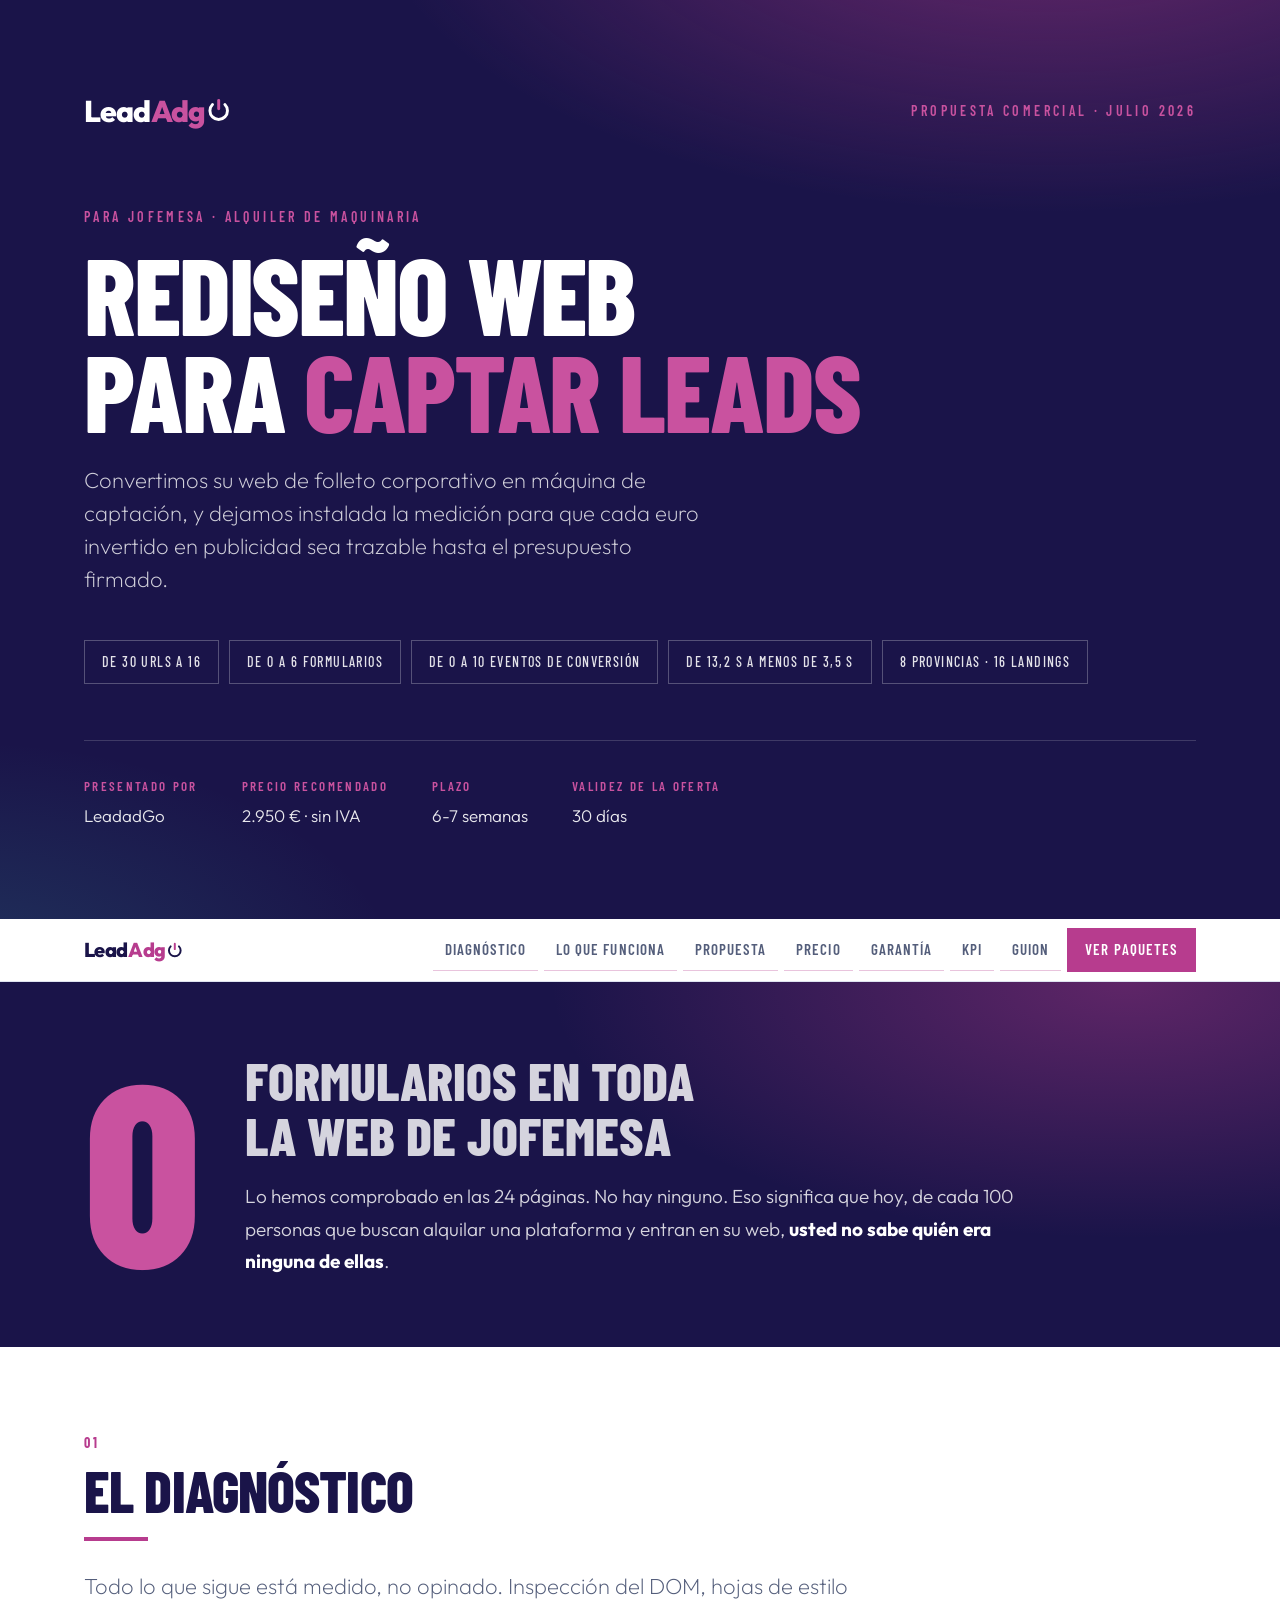
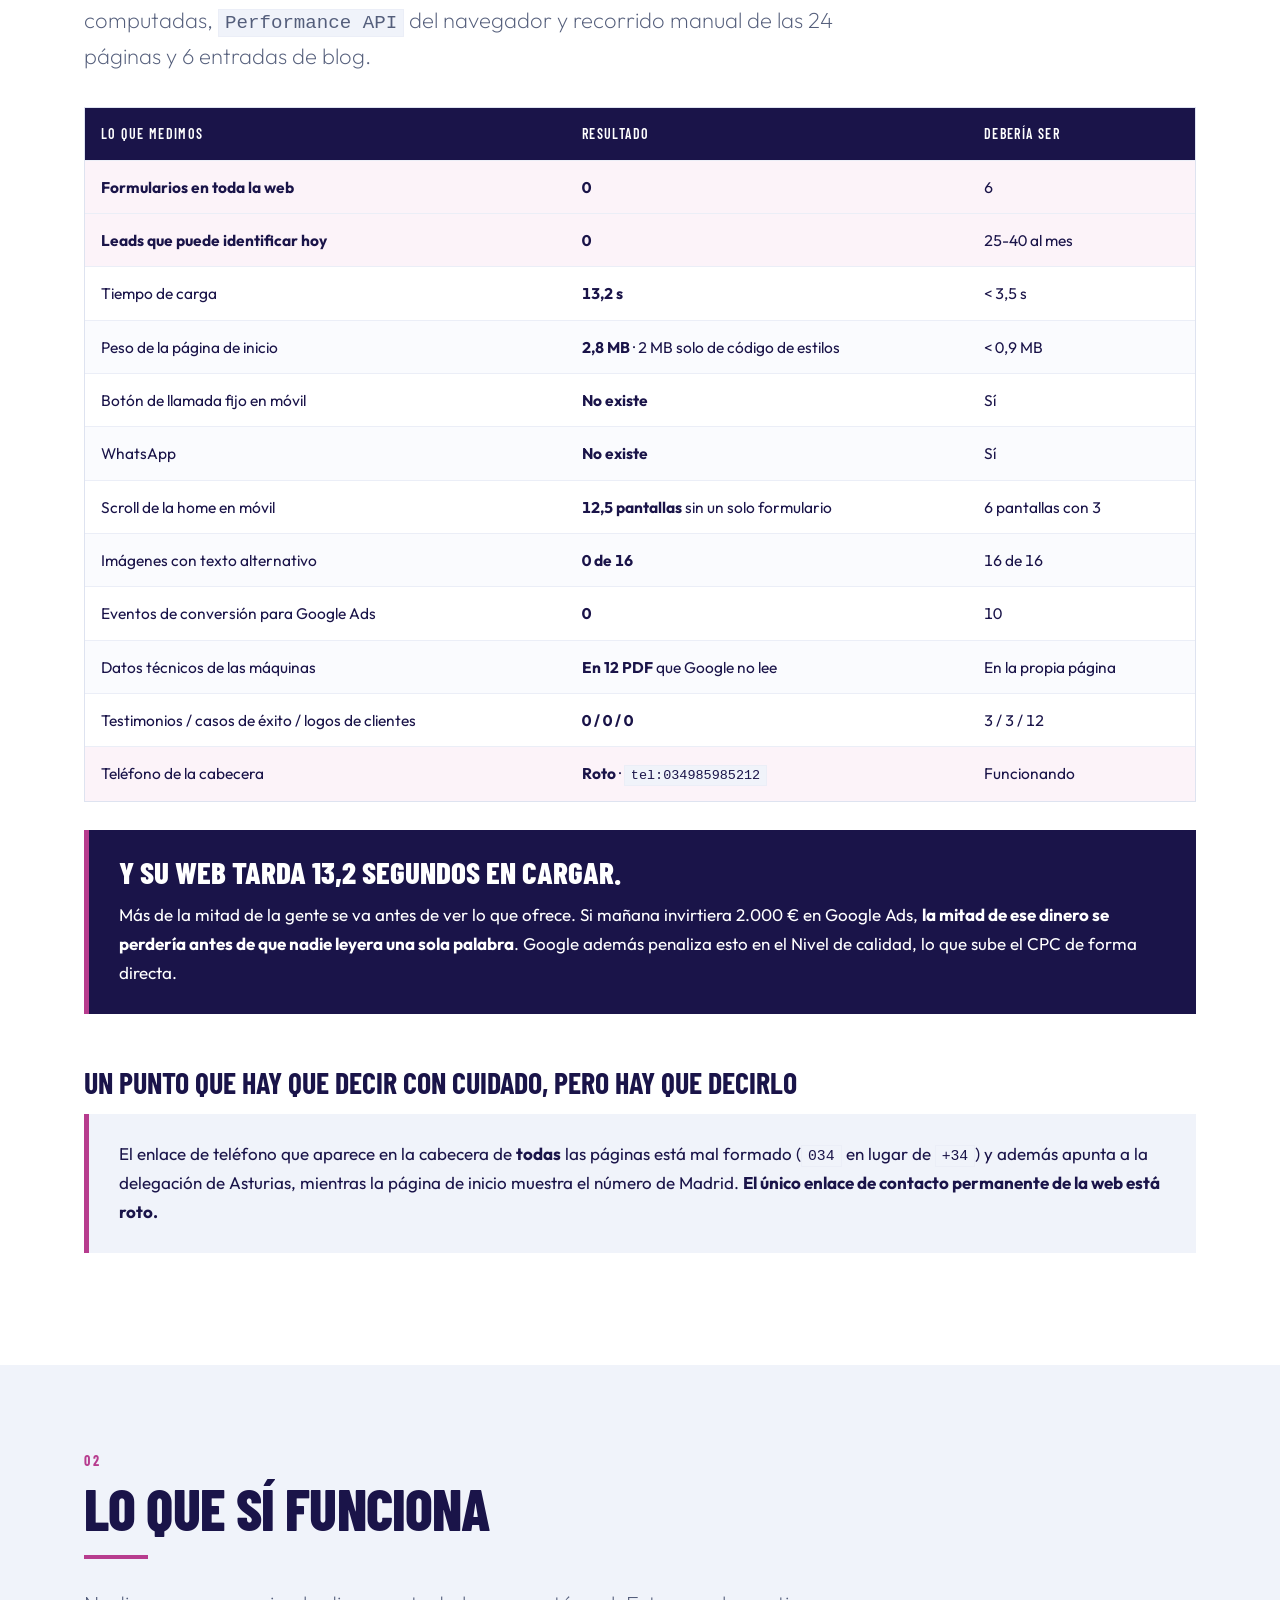
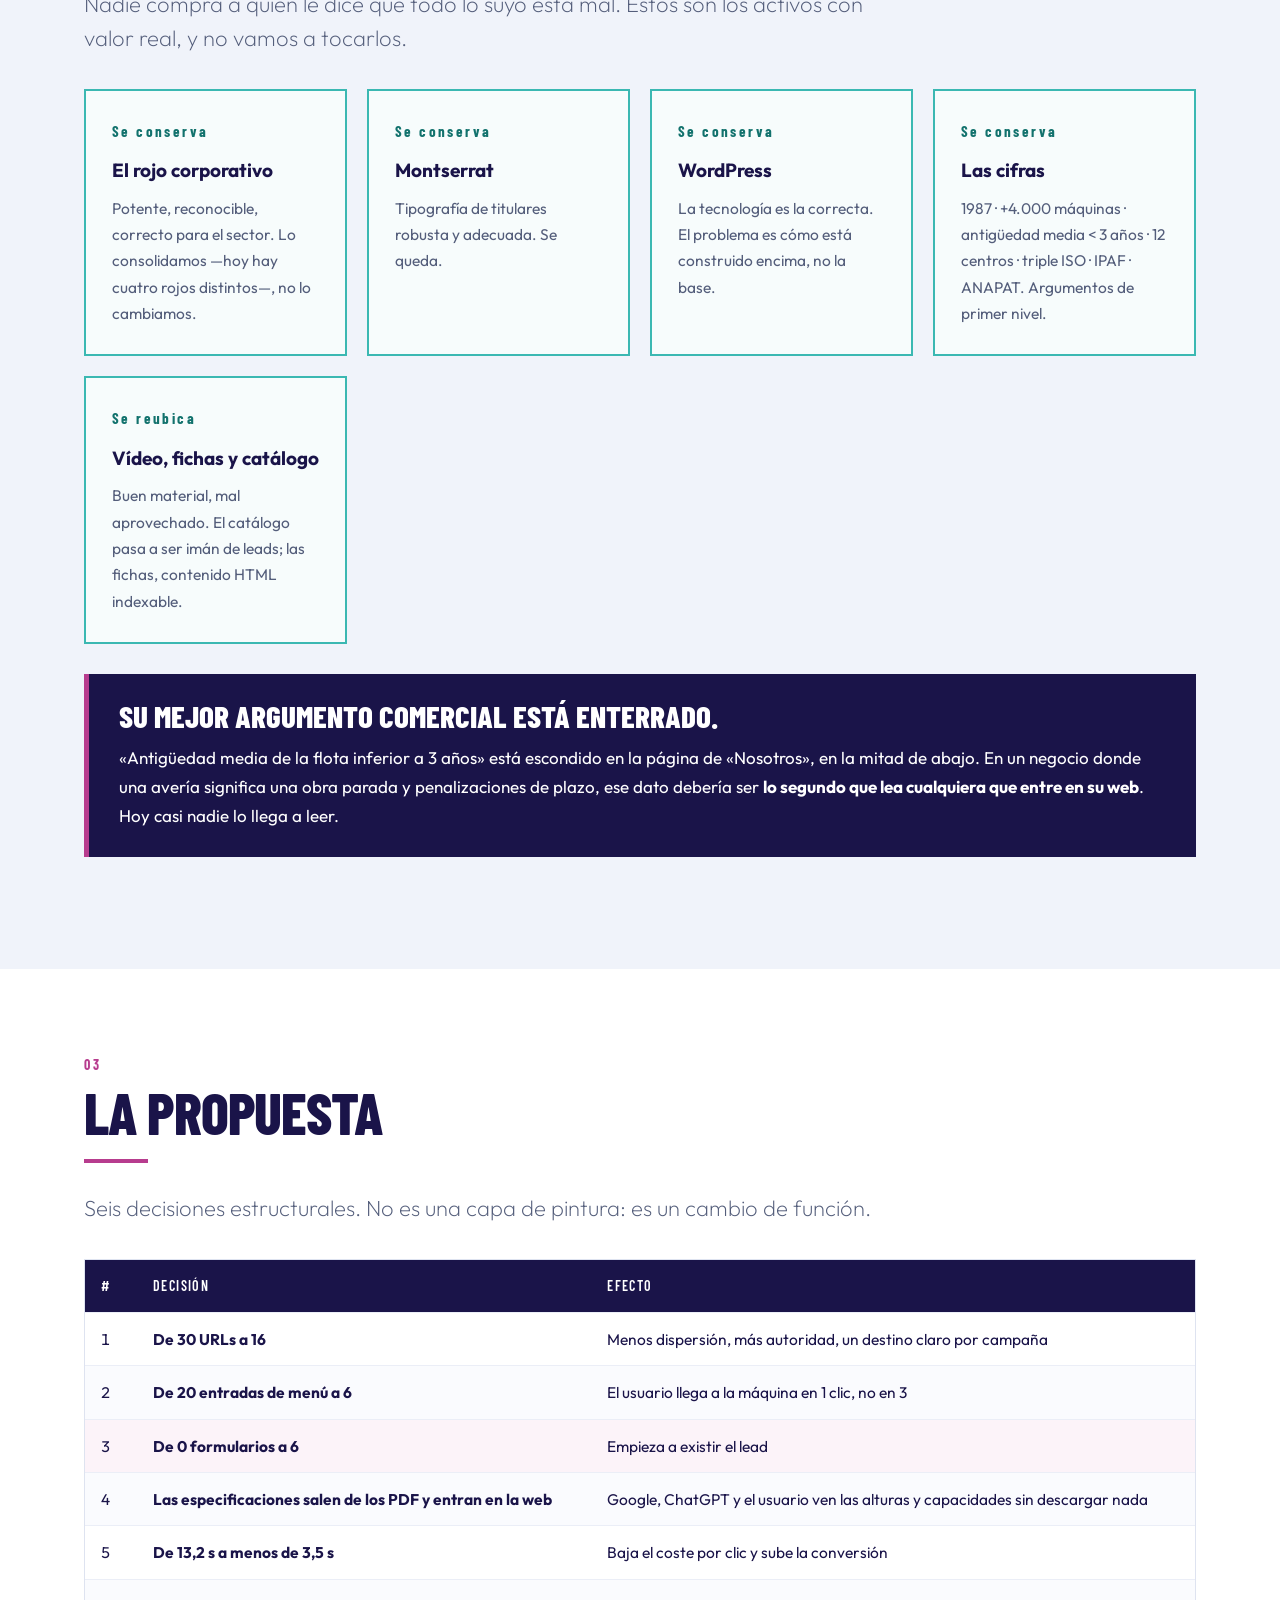
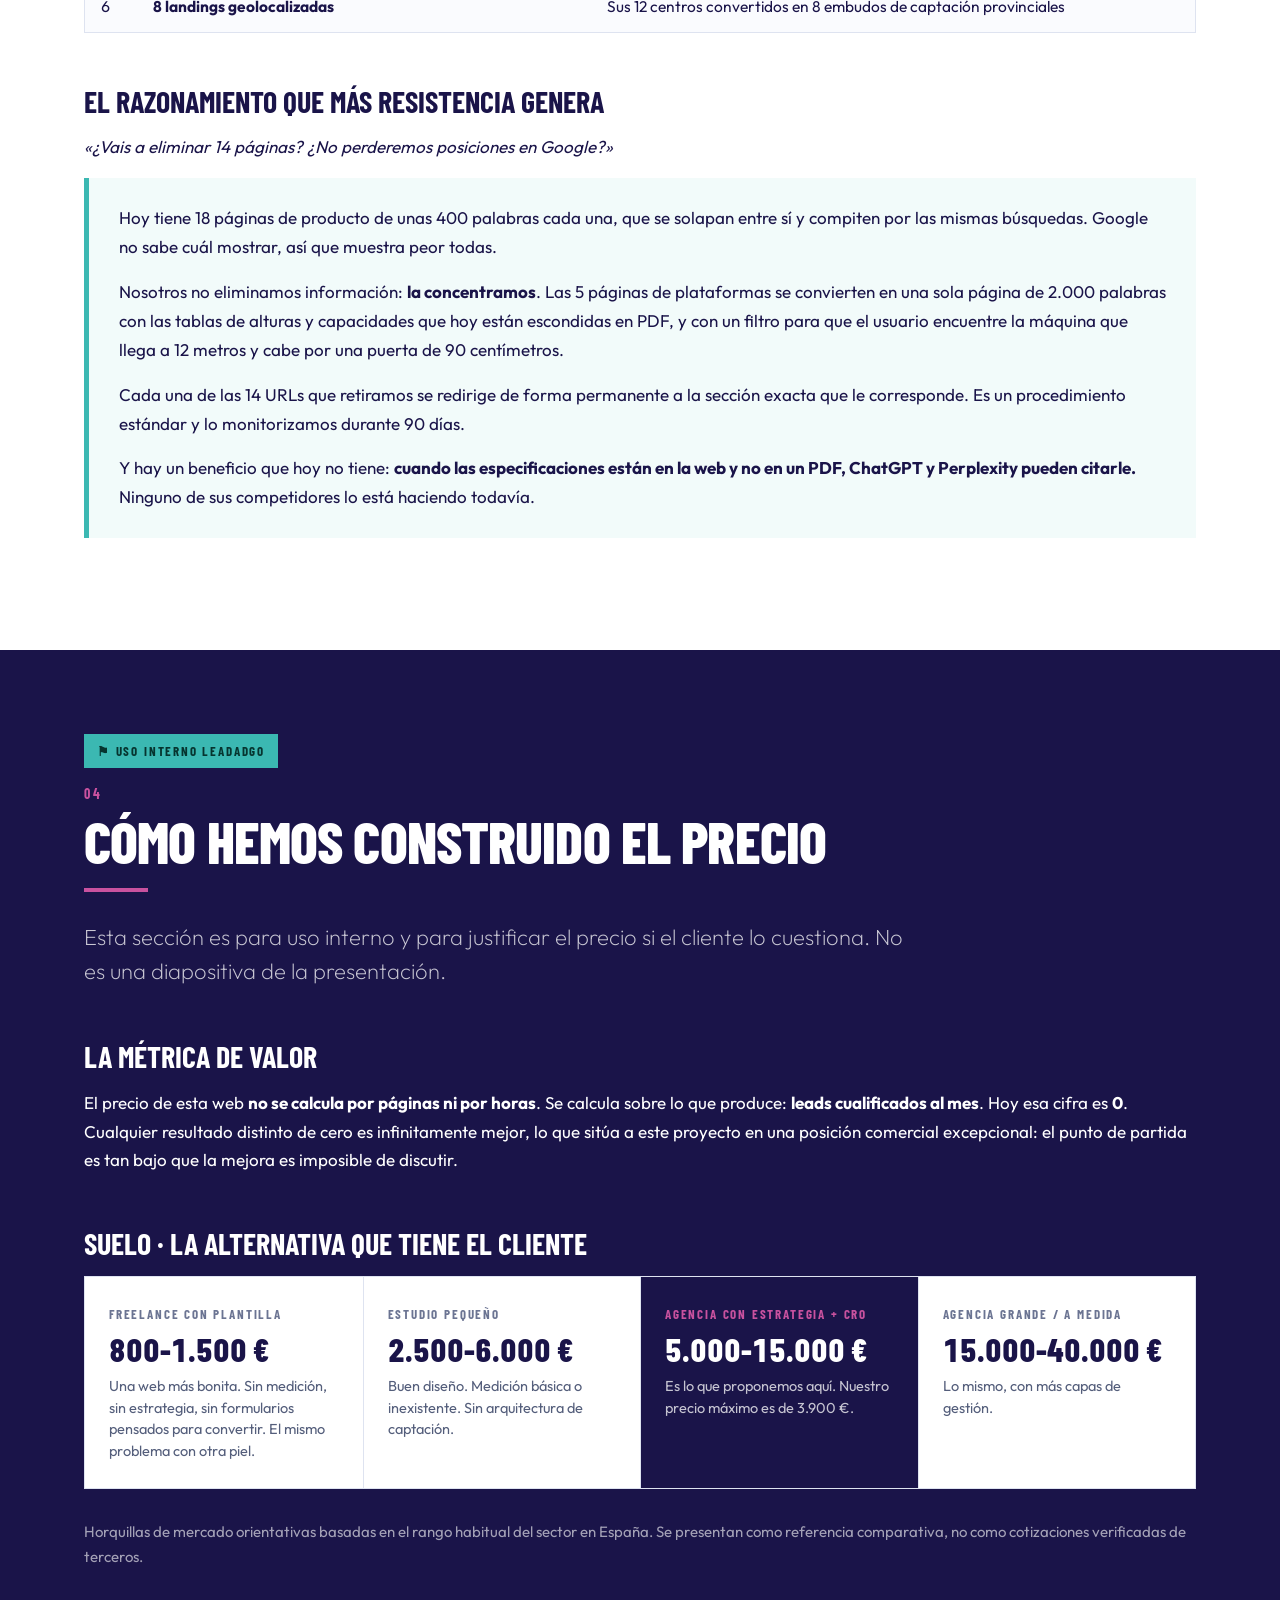
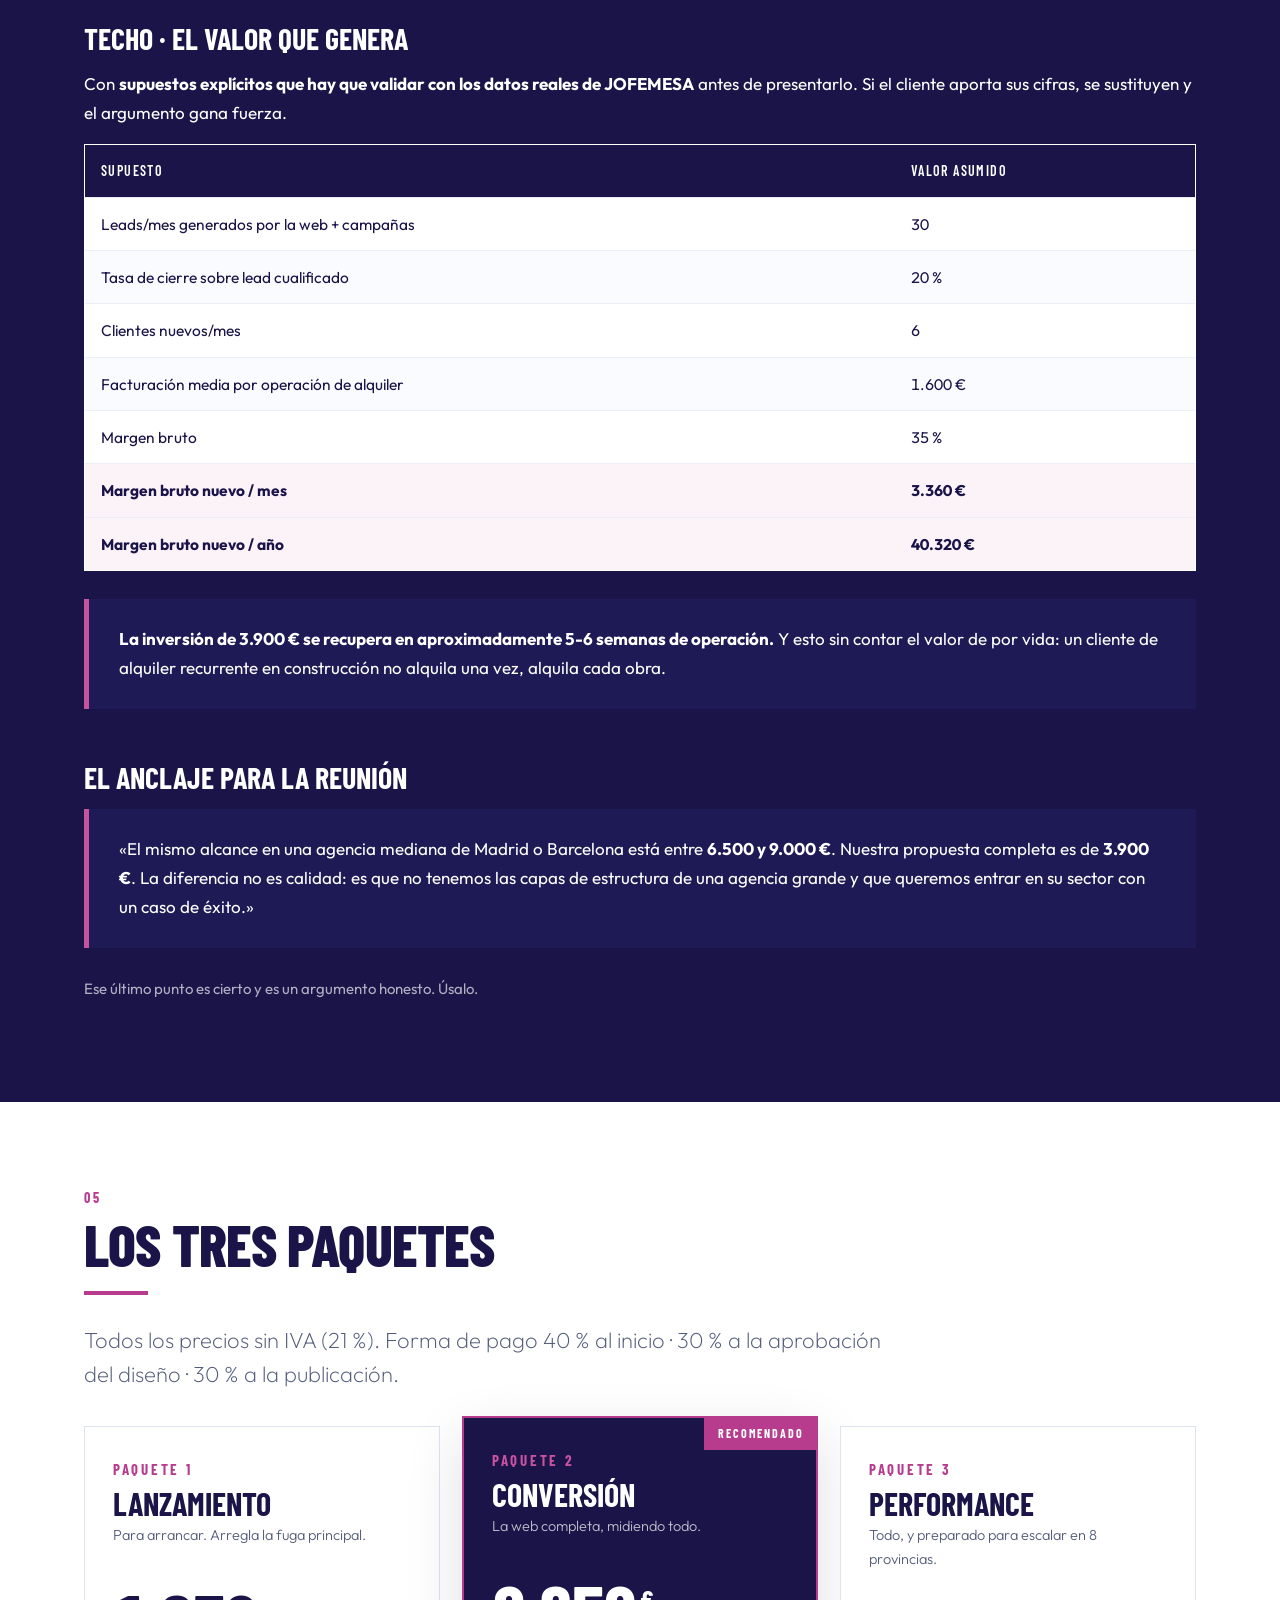
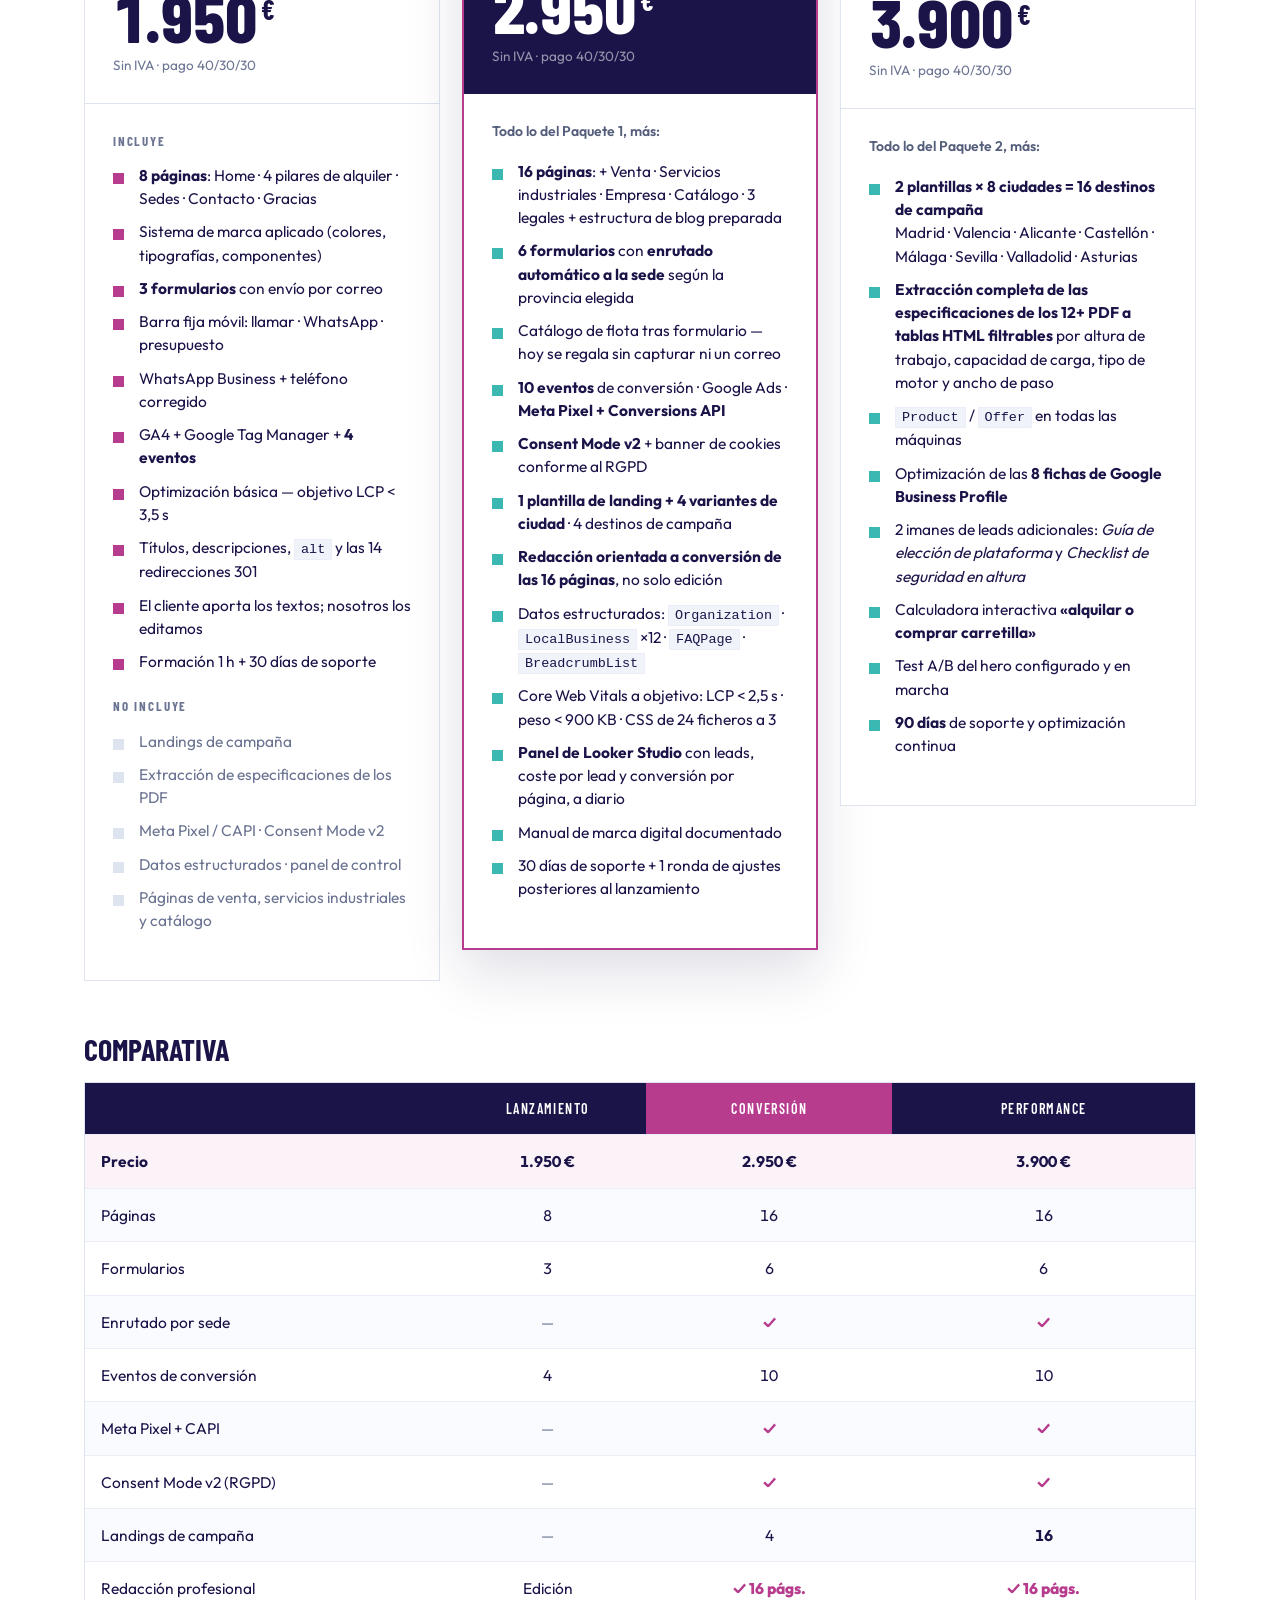
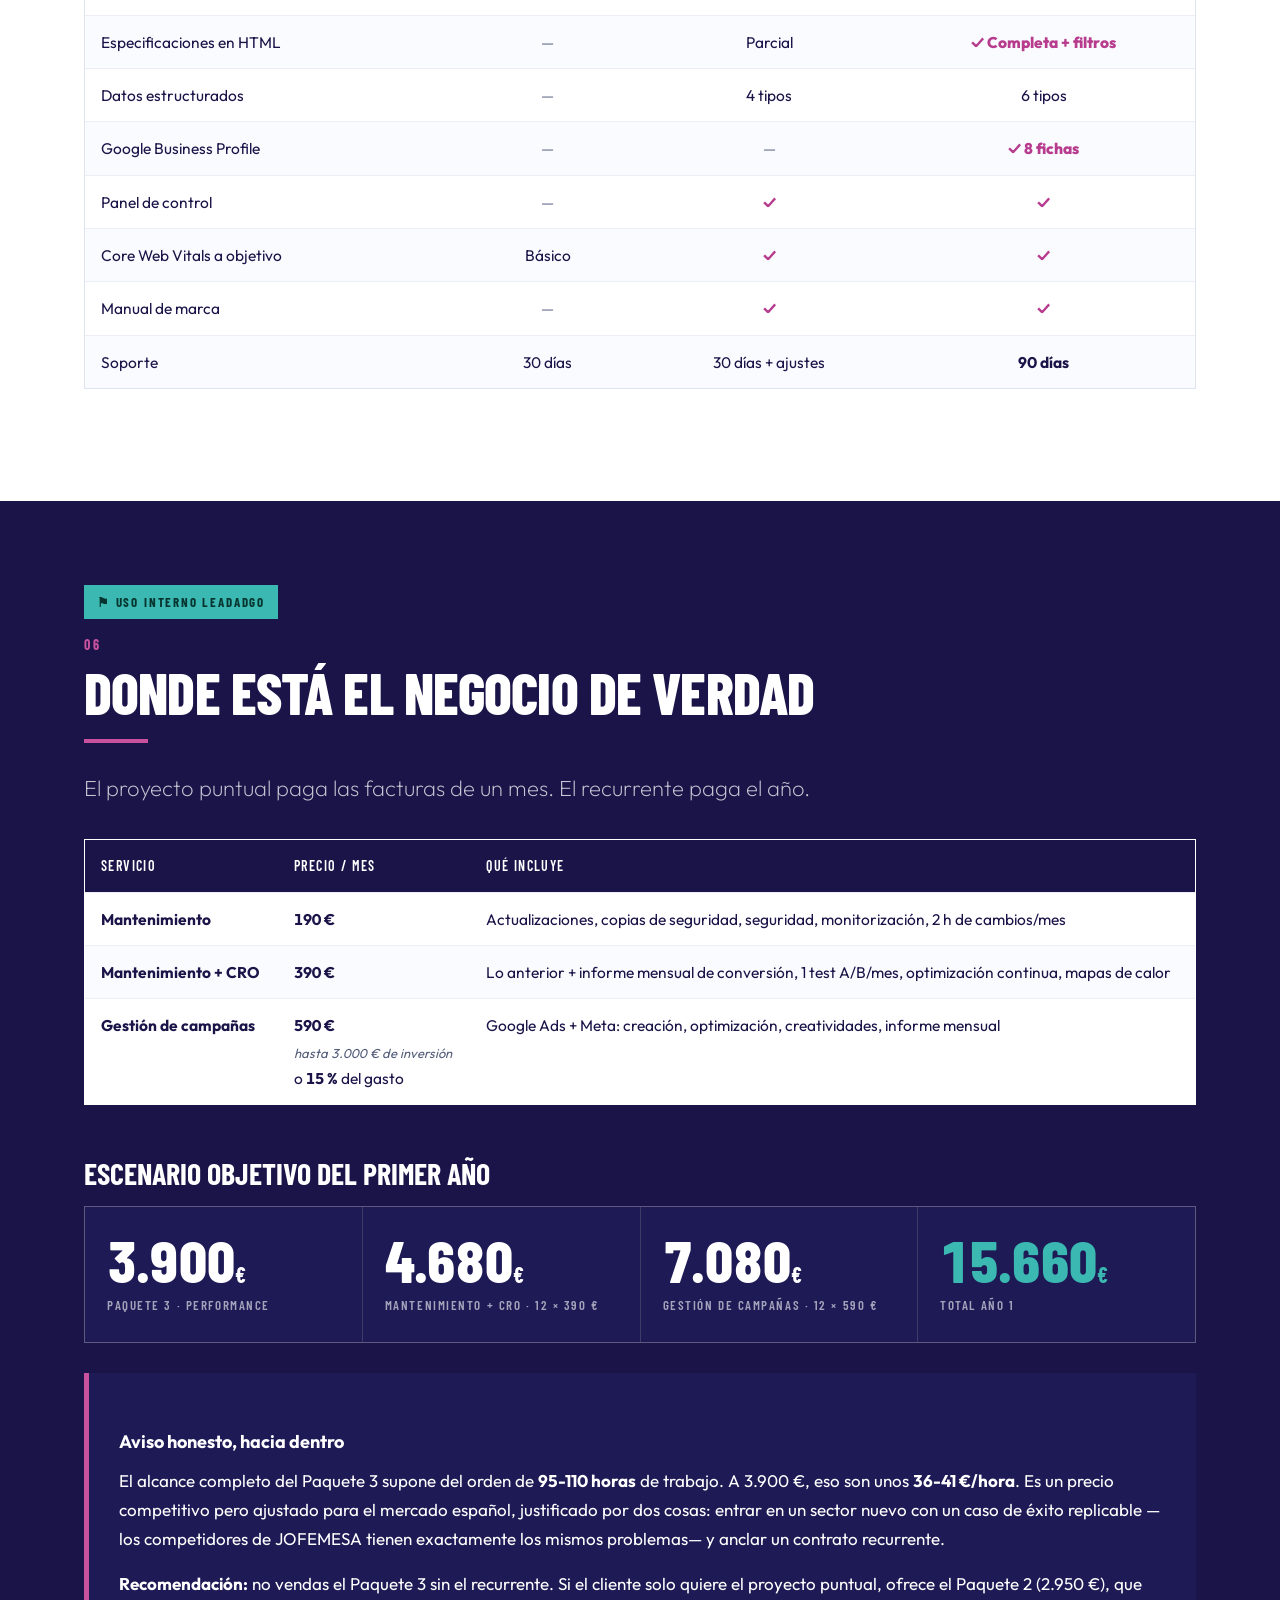
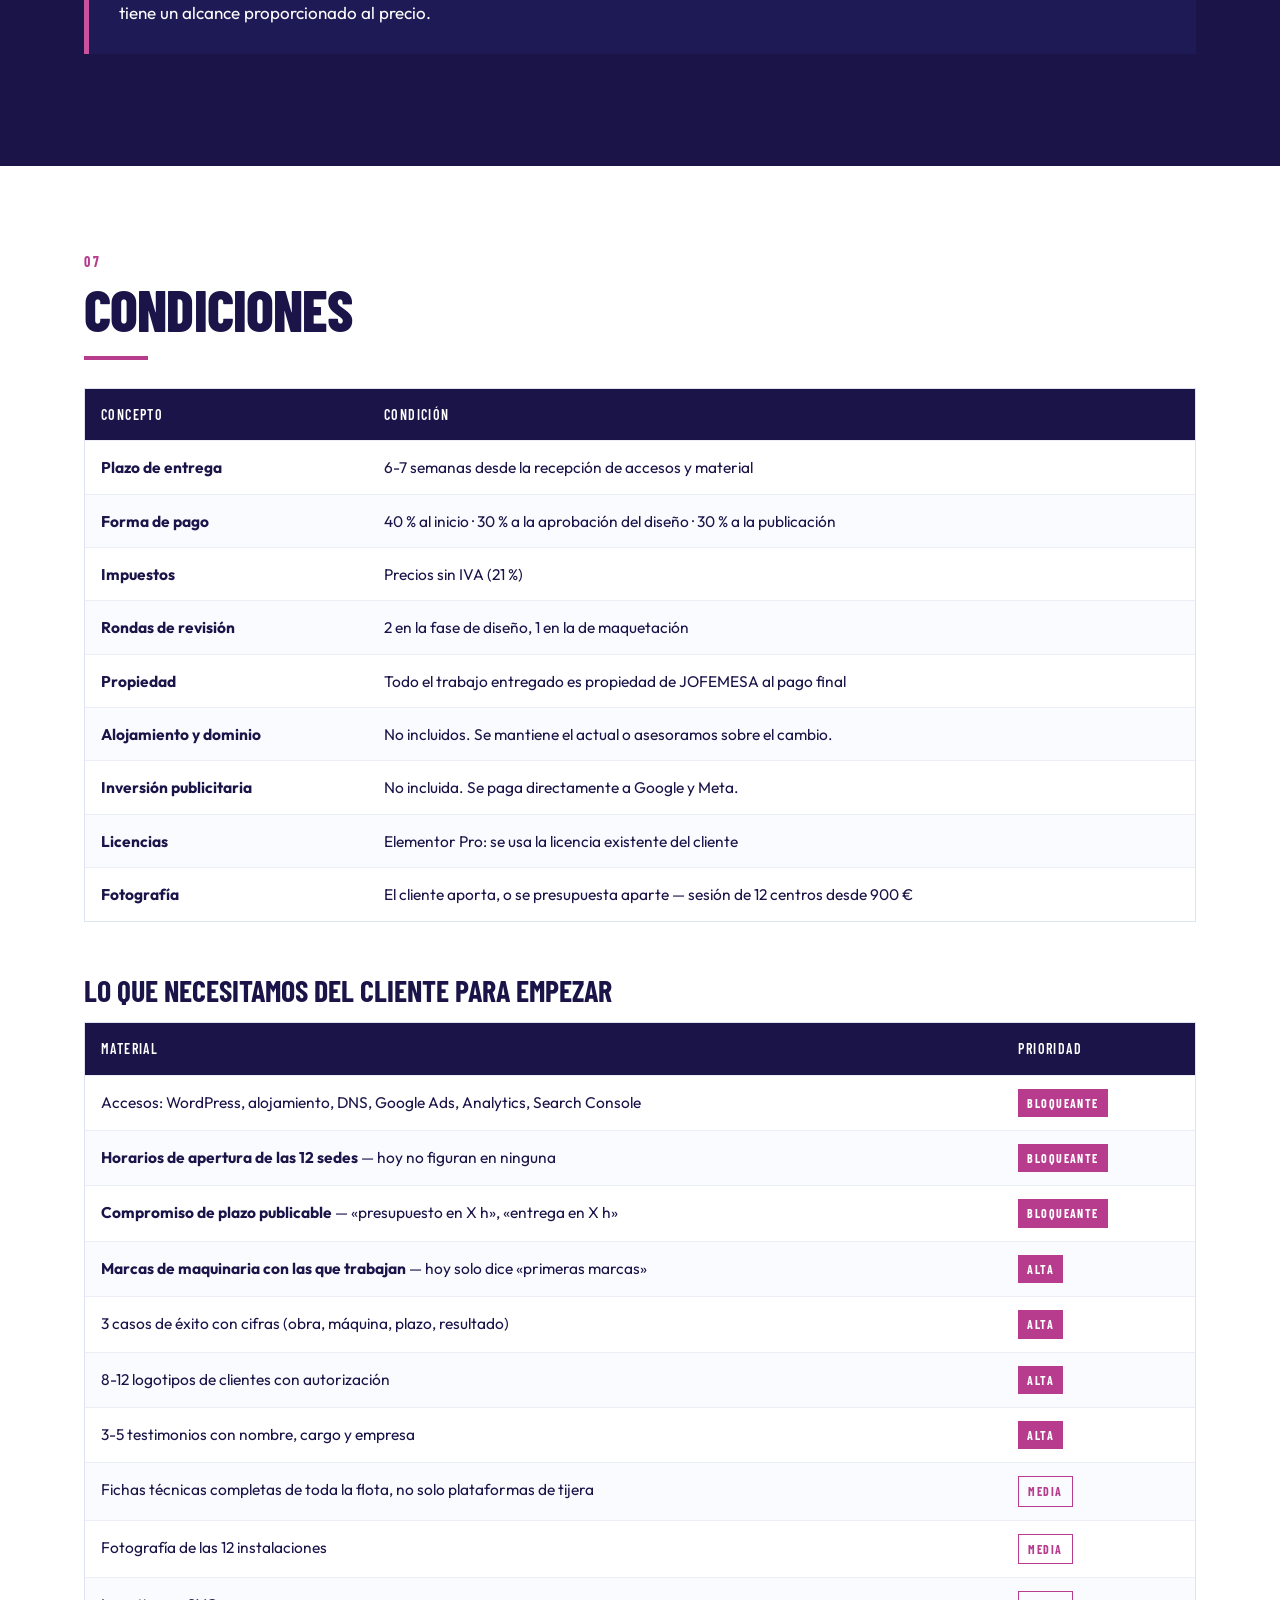
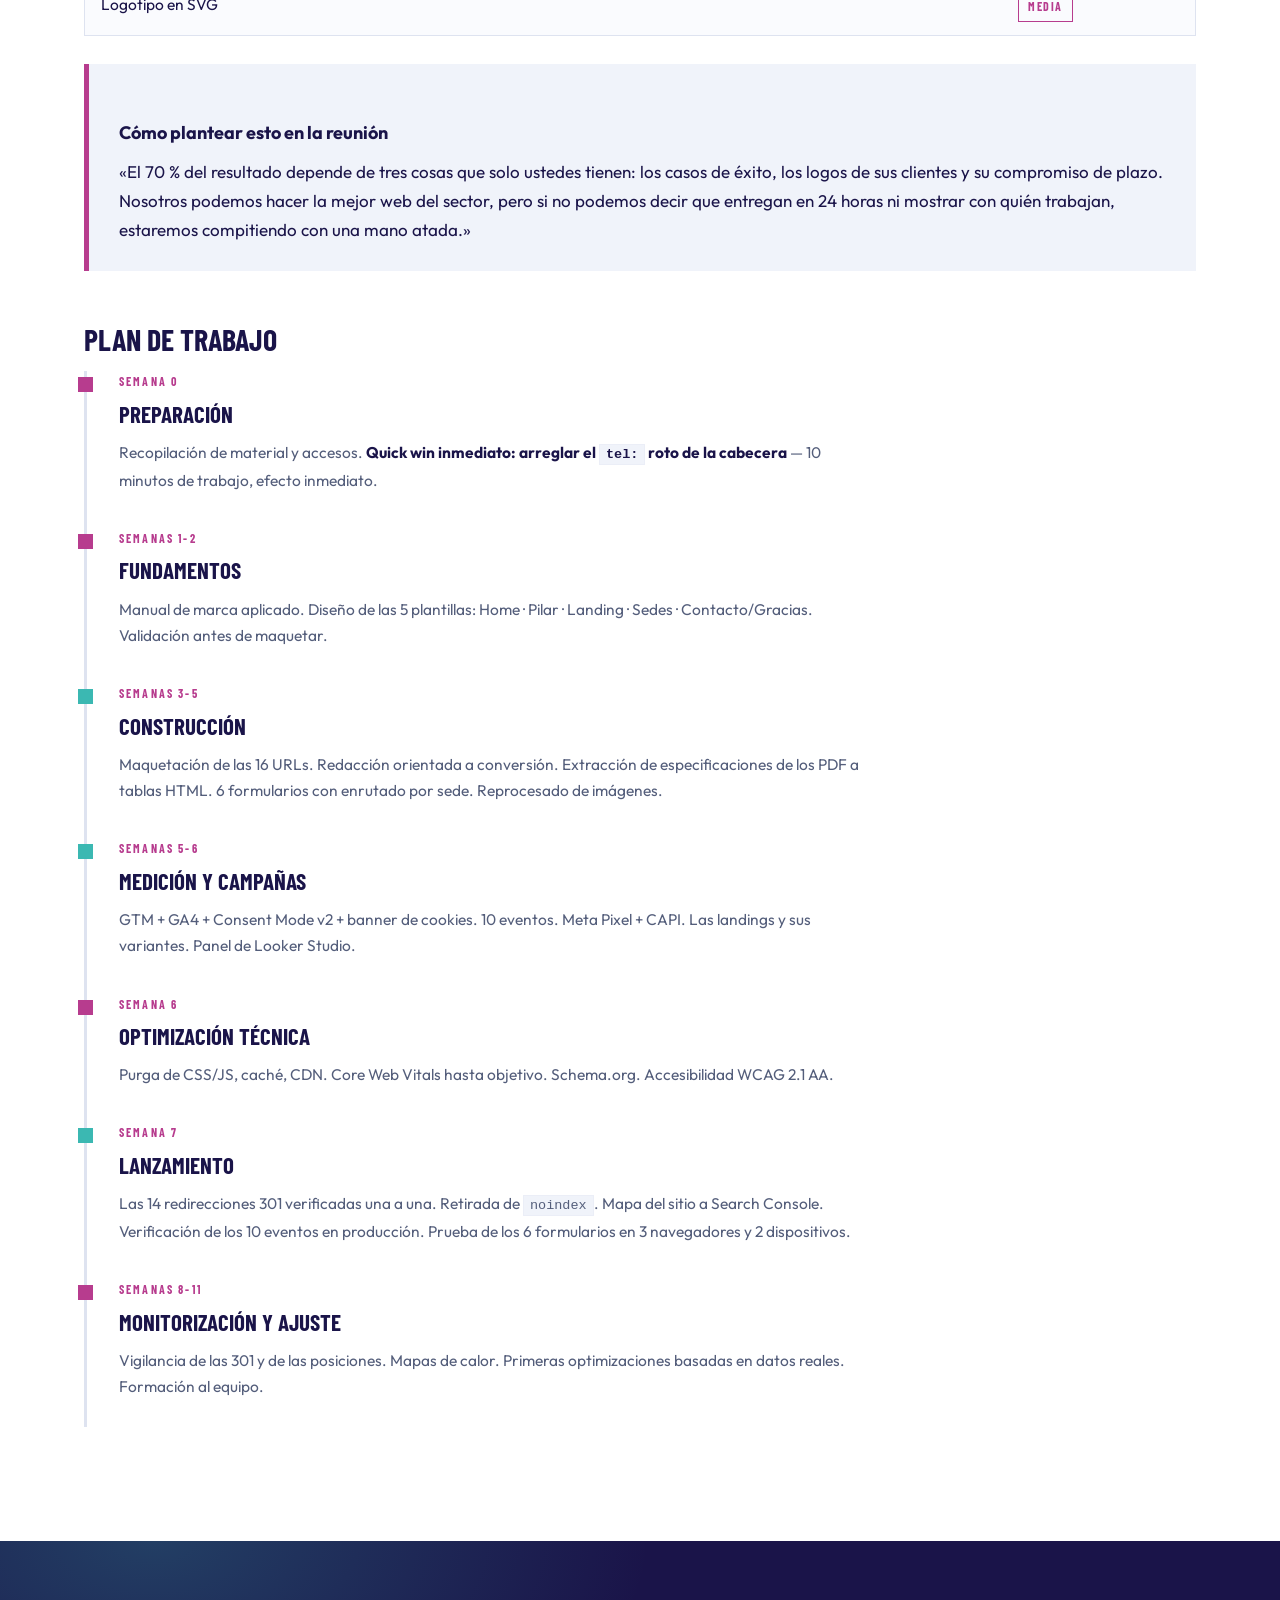
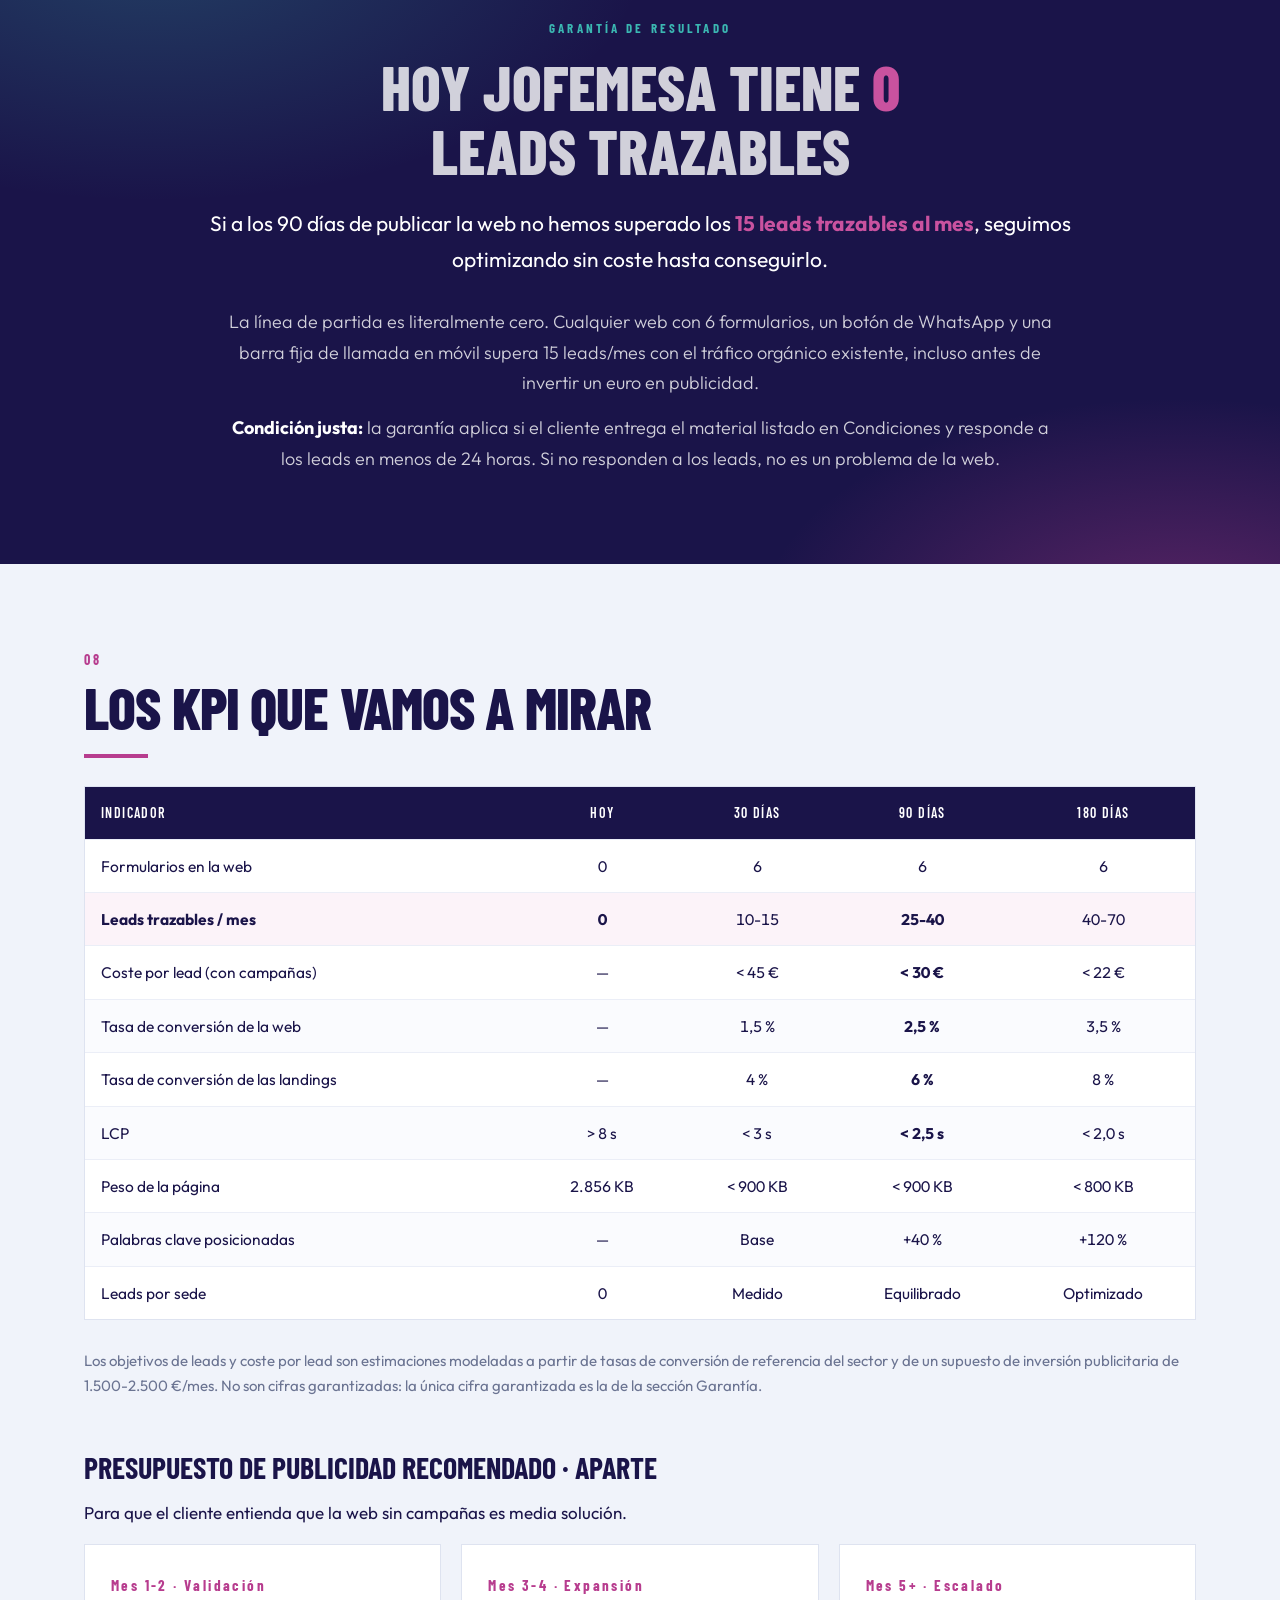
<file: JOFEMESA/Nueva carpeta/04-Propuesta-Comercial.html>
<!DOCTYPE html>
<html lang="es">
<head>
<meta charset="utf-8">
<meta name="viewport" content="width=device-width, initial-scale=1">
<title>Propuesta comercial · Rediseño web JOFEMESA × LeadadGo</title>
<link href="https://fonts.googleapis.com/css2?family=Barlow+Condensed:wght@400;500;600;700;800&family=Outfit:wght@200;300;400;500;600;700;800&display=swap" rel="stylesheet">
<style>
:root{
  --navy:#1A1449; --navy-2:#1D1A55; --navy-deep:#100D2E; --navy-soft:#2B2470;
  --mag:#B73C8E; --mag-l:#C9529F; --mag-d:#A43E90;
  /* --teal para rellenos y bordes; --teal-ink para TEXTO sobre fondo claro (5,75:1) */
  --teal:#3BB8B2; --teal-ink:#12726D;
  --gray:#505050; --mist:#F0F3FA; --white:#fff;
  /* --t3 a 4,62:1 sobre blanco para que las etiquetas pequeñas cumplan WCAG AA */
  --border:#DEE3F0; --border-s:#EBEEF7; --t2:#545E7B; --t3:#6B7492;
  --fd:'Barlow Condensed','Arial Narrow',sans-serif;
  --fb:'Outfit',-apple-system,'Segoe UI',sans-serif;
  --shell:1200px;
}
*{box-sizing:border-box}
html{scroll-behavior:smooth}
body{margin:0;font-family:var(--fb);font-size:17px;line-height:1.7;color:var(--navy);background:var(--white);-webkit-font-smoothing:antialiased}
.shell{max-width:var(--shell);margin:0 auto;padding:0 44px}
@media(max-width:900px){.shell{padding:0 22px}}

/* ---------- LOGO ---------- */
.logo{display:inline-flex;align-items:center;gap:1px;font-family:var(--fb);font-weight:800;letter-spacing:-.035em;line-height:1;white-space:nowrap}
.logo .a{color:var(--navy)}.logo .b{color:var(--mag)}
.logo svg{display:block;margin-left:.05em;margin-bottom:.07em;overflow:visible}
.logo .ring{stroke:var(--navy)}.logo .bar{stroke:var(--mag)}
.logo.light .a{color:#fff}.logo.light .b{color:var(--mag-l)}
.logo.light .ring{stroke:#fff}.logo.light .bar{stroke:var(--mag-l)}

/* ---------- BARRA SUPERIOR ---------- */
.topnav{position:sticky;top:0;z-index:80;background:rgba(255,255,255,.95);backdrop-filter:blur(14px);border-bottom:1px solid var(--border)}
.topnav .shell{display:flex;align-items:center;gap:6px;height:62px;overflow-x:auto;scrollbar-width:none}
.topnav .shell::-webkit-scrollbar{display:none}
.topnav .logo{font-size:20px;flex:0 0 auto}
.topnav .sp{flex:1 1 auto}
.topnav a{font-family:var(--fd);font-size:15px;font-weight:600;letter-spacing:.07em;text-transform:uppercase;color:var(--t2);text-decoration:none;padding:8px 12px;white-space:nowrap;transition:color .15s}
.topnav a:hover{color:var(--mag)}
.topnav a.cta{background:var(--mag);color:#fff;padding:9px 18px}
.topnav a.cta:hover{background:var(--mag-d);color:#fff}

/* ---------- PORTADA ---------- */
.cover{background:var(--navy);color:#fff;position:relative;overflow:hidden;padding:96px 0 88px}
.cover::before{content:'';position:absolute;inset:0;background:
  radial-gradient(1100px 520px at 82% -12%,rgba(183,60,142,.52),transparent 62%),
  radial-gradient(760px 420px at -4% 108%,rgba(59,184,178,.20),transparent 60%)}
.cover .shell{position:relative}
.cover .top{display:flex;align-items:center;justify-content:space-between;gap:24px;margin-bottom:76px;flex-wrap:wrap}
.cover .top .logo{font-size:30px}
.kick{font-family:var(--fd);font-size:14px;font-weight:600;letter-spacing:.24em;text-transform:uppercase;color:var(--mag-l)}
.cover h1{font-family:var(--fd);font-size:clamp(52px,8.4vw,116px);font-weight:800;line-height:.9;letter-spacing:-.02em;text-transform:uppercase;margin:14px 0 26px}
.cover h1 em{font-style:normal;color:var(--mag-l)}
.cover .sub{font-size:22px;font-weight:200;color:rgba(255,255,255,.8);max-width:620px;margin:0 0 44px;line-height:1.5}
.cover .badges{display:flex;flex-wrap:wrap;gap:10px;margin-bottom:56px}
.cover .badges span{font-family:var(--fd);font-size:14px;font-weight:500;letter-spacing:.1em;text-transform:uppercase;padding:9px 17px;border:1px solid rgba(255,255,255,.26);color:rgba(255,255,255,.88)}
.cover .foot{display:flex;flex-wrap:wrap;gap:44px;padding-top:34px;border-top:1px solid rgba(255,255,255,.16)}
.cover .foot div b{display:block;font-family:var(--fd);font-size:13px;font-weight:600;letter-spacing:.18em;text-transform:uppercase;color:var(--mag-l);margin-bottom:5px}
.cover .foot div span{font-size:17px;font-weight:300;color:rgba(255,255,255,.9)}

/* ---------- SECCIONES ---------- */
main{padding:0 0 40px}
section{padding:84px 0;scroll-margin-top:62px}
section.alt{background:var(--mist)}
section.dark{background:var(--navy);color:#fff}
section.dark h2,section.dark h3,section.dark h4{color:#fff}
section.dark .lead{color:rgba(255,255,255,.76)}
section.dark strong{color:#fff}
.snum{font-family:var(--fd);font-size:14px;font-weight:700;letter-spacing:.22em;text-transform:uppercase;color:var(--mag);display:block;margin-bottom:6px}
h2{font-family:var(--fd);font-size:clamp(34px,4.6vw,58px);font-weight:800;line-height:1;letter-spacing:-.015em;text-transform:uppercase;margin:0 0 18px;color:var(--navy)}
h3{font-family:var(--fd);font-size:30px;font-weight:700;line-height:1.08;text-transform:uppercase;margin:52px 0 16px;color:var(--navy)}
h4{font-family:var(--fb);font-size:18px;font-weight:700;margin:28px 0 10px;color:var(--navy)}
p{margin:0 0 16px}
.lead{font-size:22px;font-weight:200;line-height:1.55;color:var(--t2);max-width:820px;margin:0 0 34px}
.rule{height:4px;width:64px;background:var(--mag);margin:0 0 28px}
section.dark .rule{background:var(--mag-l)}
strong{font-weight:700;color:var(--navy)}
code{font-family:ui-monospace,Consolas,monospace;font-size:.87em;background:var(--mist);padding:2px 6px;border:1px solid var(--border-s)}
section.dark code{background:rgba(255,255,255,.1);border-color:rgba(255,255,255,.16);color:#F2CCE6}
ul,ol{margin:0 0 18px;padding-left:22px}li{margin-bottom:7px}
a{color:var(--mag);text-decoration:none;border-bottom:1px solid rgba(183,60,142,.3)}
a:hover{border-bottom-color:var(--mag)}

/* ---------- ETIQUETA USO INTERNO ---------- */
.internal{display:inline-flex;align-items:center;gap:8px;font-family:var(--fd);font-size:13px;font-weight:700;letter-spacing:.14em;text-transform:uppercase;background:var(--teal);color:#06342F;padding:6px 13px;margin-bottom:14px}

/* ---------- GOLPE / STATEMENT ---------- */
.hit{background:var(--navy);color:#fff;padding:70px 0;position:relative;overflow:hidden}
.hit::before{content:'';position:absolute;inset:0;background:radial-gradient(900px 400px at 88% 0%,rgba(183,60,142,.44),transparent 64%)}
.hit .shell{position:relative}
.hit .zero{font-family:var(--fd);font-size:clamp(120px,20vw,260px);font-weight:800;line-height:.82;letter-spacing:-.03em;color:var(--mag-l);margin:0}
.hit .big{font-family:var(--fd);font-size:clamp(30px,4.4vw,54px);font-weight:800;line-height:1.02;text-transform:uppercase;margin:0 0 18px;max-width:19ch}
.hit p{font-size:19px;font-weight:300;color:rgba(255,255,255,.82);max-width:64ch;margin:0}
.hit .grid{display:grid;grid-template-columns:auto 1fr;gap:52px;align-items:center}
@media(max-width:900px){.hit .grid{grid-template-columns:1fr;gap:20px}}

/* ---------- TABLAS ---------- */
.tw{overflow-x:auto;margin:0 0 28px;border:1px solid var(--border);background:#fff}
section.dark .tw{border-color:rgba(255,255,255,.18)}
table{width:100%;border-collapse:collapse;font-size:15.5px}
thead th{background:var(--navy);color:#fff;font-family:var(--fd);font-size:14px;font-weight:600;letter-spacing:.1em;text-transform:uppercase;text-align:left;padding:14px 16px;white-space:nowrap}
tbody td{padding:13px 16px;border-top:1px solid var(--border-s);vertical-align:top;color:var(--navy)}
tbody tr:nth-child(even){background:#FAFBFE}
tbody tr:hover{background:var(--mist)}
.num{font-variant-numeric:tabular-nums;white-space:nowrap}
.tc{text-align:center}
/* Las tablas mantienen el cuerpo claro también dentro de secciones oscuras:
   hay que revertir aquí los colores blancos heredados de section.dark */
section.dark tbody td,
section.dark tbody td strong,
section.dark tbody td em,
section.dark tbody td b,
section.dark tbody td a{color:var(--navy)}
section.dark tbody td em{color:var(--t2)}
section.dark tbody td code{background:var(--mist);border-color:var(--border-s);color:var(--navy)}
section.dark .anchor .dsc strong,
section.dark .anchor .amt{color:var(--navy)}
section.dark .anchor > div.us .dsc strong,
section.dark .anchor > div.us .amt{color:#fff}

/* ---------- CIFRAS ---------- */
.stats{display:grid;grid-template-columns:repeat(auto-fit,minmax(180px,1fr));gap:1px;background:var(--border);border:1px solid var(--border);margin:0 0 30px}
section.dark .stats{background:rgba(255,255,255,.16);border-color:rgba(255,255,255,.16)}
.stat{background:#fff;padding:28px 22px}
section.dark .stat{background:var(--navy-2)}
.stat b{display:block;font-family:var(--fd);font-size:58px;font-weight:800;line-height:.88;letter-spacing:-.02em;color:var(--navy);font-variant-numeric:tabular-nums}
section.dark .stat b{color:#fff}
.stat b.bad{color:var(--mag)}
.stat b.good{color:var(--teal-ink)}
section.dark .stat b.good{color:var(--teal)}
.card.ok .idx{color:var(--teal-ink)}
.stat b small{font-size:.38em;font-weight:700}
.stat span{display:block;margin-top:11px;font-family:var(--fd);font-size:13px;font-weight:600;letter-spacing:.12em;text-transform:uppercase;color:var(--t3);line-height:1.3}
section.dark .stat span{color:rgba(255,255,255,.6)}

/* ---------- TARJETAS ---------- */
.cards{display:grid;grid-template-columns:repeat(auto-fit,minmax(262px,1fr));gap:20px;margin:0 0 30px}
.card{border:1px solid var(--border);padding:28px 26px;background:#fff}
section.dark .card{background:var(--navy-2);border-color:rgba(255,255,255,.16)}
.card .idx{font-family:var(--fd);font-size:15px;font-weight:700;letter-spacing:.16em;color:var(--mag);display:block;margin-bottom:10px}
section.dark .card .idx{color:var(--mag-l)}
.card h4{margin:0 0 8px;font-size:19px}
.card p{font-size:15.5px;color:var(--t2);margin:0}
section.dark .card p{color:rgba(255,255,255,.72)}
.card.hl{border-color:var(--mag);border-width:2px}
.card.ok{border-color:var(--teal);border-width:2px;background:#F7FCFC}

/* ---------- CALLOUT ---------- */
.co{border-left:5px solid var(--mag);background:var(--mist);padding:26px 30px;margin:0 0 28px}
.co.d{background:var(--navy);color:#fff}
.co.d strong,.co.d h4{color:#fff}
.co.t{border-left-color:var(--teal);background:#F2FBFA}
.co>:last-child{margin-bottom:0}
.co .b{font-family:var(--fd);font-size:31px;font-weight:800;line-height:1.05;text-transform:uppercase;margin:0 0 12px}
section.dark .co{background:var(--navy-2);border-left-color:var(--mag-l)}

/* ---------- TAGS ---------- */
.tag{display:inline-block;font-family:var(--fd);font-size:12px;font-weight:700;letter-spacing:.12em;text-transform:uppercase;padding:4px 9px;white-space:nowrap}
.tag.c{background:var(--mag);color:#fff}
.tag.w{background:transparent;color:var(--mag);border:1.5px solid var(--mag)}
.tag.o{background:var(--teal);color:#06342F}
.tag.n{background:var(--mist);color:var(--t2);border:1px solid var(--border)}

/* ---------- PRECIOS ---------- */
.prices{display:grid;grid-template-columns:repeat(3,1fr);gap:22px;margin:0 0 34px;align-items:start}
@media(max-width:960px){.prices{grid-template-columns:1fr}}
.pk{border:1px solid var(--border);background:#fff;display:flex;flex-direction:column;position:relative}
.pk.feat{border:2px solid var(--mag);box-shadow:0 22px 54px rgba(26,20,73,.14);transform:translateY(-10px)}
@media(max-width:960px){.pk.feat{transform:none}}
.pk .ribbon{position:absolute;top:-2px;right:-2px;background:var(--mag);color:#fff;font-family:var(--fd);font-size:12px;font-weight:700;letter-spacing:.16em;text-transform:uppercase;padding:7px 14px}
.pk .hd{padding:30px 28px 26px;border-bottom:1px solid var(--border)}
.pk.feat .hd{background:var(--navy);color:#fff;border-bottom:0}
.pk .pname{font-family:var(--fd);font-size:15px;font-weight:700;letter-spacing:.18em;text-transform:uppercase;color:var(--mag);margin:0 0 4px}
.pk.feat .pname{color:var(--mag-l)}
.pk .ptag{font-size:14.5px;font-weight:300;color:var(--t2);margin:0 0 20px;min-height:44px}
.pk.feat .ptag{color:rgba(255,255,255,.72)}
.pk .price{font-family:var(--fd);font-size:66px;font-weight:800;line-height:.9;letter-spacing:-.025em;color:var(--navy);font-variant-numeric:tabular-nums}
.pk.feat .price{color:#fff}
.pk .price sup{font-size:.42em;font-weight:700;vertical-align:super;margin-left:4px}
.pk .pvat{font-size:13.5px;color:var(--t3);margin:8px 0 0}
.pk.feat .pvat{color:rgba(255,255,255,.55)}
.pk .bd{padding:26px 28px 30px;flex:1}
.pk .bd .grp{font-family:var(--fd);font-size:13px;font-weight:700;letter-spacing:.14em;text-transform:uppercase;color:var(--t3);margin:0 0 12px}
.pk ul.feats{list-style:none;padding:0;margin:0 0 18px;font-size:15.5px}
.pk ul.feats li{position:relative;padding-left:26px;margin-bottom:10px;color:var(--navy);line-height:1.5}
.pk ul.feats li::before{content:'';position:absolute;left:0;top:9px;width:11px;height:11px;background:var(--mag)}
.pk ul.feats li.plus::before{background:var(--teal)}
.pk ul.feats li.no{color:var(--t3)}
.pk ul.feats li.no::before{background:var(--border)}
.pk .prev{font-size:14px;font-weight:600;color:var(--t2);border-top:1px dashed var(--border);padding-top:14px;margin-top:4px}

/* ---------- COMPARATIVA ---------- */
.cmp td.tc,.cmp th.tc{text-align:center}
.cmp .yes{color:var(--mag);font-weight:800}
.cmp .no{color:var(--t3)}
.cmp tbody tr.feat{background:#FCF3F9!important}
.cmp thead th.feat{background:var(--mag)}

/* ---------- ANCLAJE ---------- */
.anchor{display:grid;grid-template-columns:repeat(auto-fit,minmax(210px,1fr));gap:0;border:1px solid var(--border);margin:0 0 30px;background:#fff}
.anchor > div{padding:26px 24px;border-left:1px solid var(--border)}
.anchor > div:first-child{border-left:0}
.anchor .lvl{font-family:var(--fd);font-size:13px;font-weight:700;letter-spacing:.14em;text-transform:uppercase;color:var(--t3);margin-bottom:8px}
.anchor .amt{font-family:var(--fd);font-size:32px;font-weight:800;line-height:1;color:var(--navy);font-variant-numeric:tabular-nums}
.anchor .dsc{font-size:14.5px;color:var(--t2);margin-top:10px;line-height:1.5}
.anchor > div.us{background:var(--navy);color:#fff}
.anchor > div.us .lvl{color:var(--mag-l)}
.anchor > div.us .amt{color:#fff}
.anchor > div.us .dsc{color:rgba(255,255,255,.75)}
@media(max-width:900px){.anchor > div{border-left:0;border-top:1px solid var(--border)}.anchor > div:first-child{border-top:0}}

/* ---------- TIMELINE ---------- */
.tl{list-style:none;padding:0;margin:0 0 30px;border-left:3px solid var(--border)}
.tl li{position:relative;padding:0 0 28px 32px}
.tl li::before{content:'';position:absolute;left:-9px;top:6px;width:15px;height:15px;background:var(--mag)}
.tl li.key::before{background:var(--teal)}
.tl .w{font-family:var(--fd);font-size:12px;font-weight:700;letter-spacing:.18em;text-transform:uppercase;color:var(--mag);display:block}
.tl .t{font-family:var(--fd);font-size:23px;font-weight:700;text-transform:uppercase;color:var(--navy);display:block;margin:3px 0 5px}
.tl p{font-size:15.5px;color:var(--t2);margin:0;max-width:76ch}

/* ---------- GARANTÍA ---------- */
.guar{background:var(--navy);color:#fff;position:relative;overflow:hidden;padding:76px 0}
.guar::before{content:'';position:absolute;inset:0;background:radial-gradient(800px 420px at 12% 0%,rgba(59,184,178,.26),transparent 62%),radial-gradient(700px 380px at 92% 110%,rgba(183,60,142,.42),transparent 60%)}
.guar .shell{position:relative;text-align:center}
.guar .seal{font-family:var(--fd);font-size:13px;font-weight:700;letter-spacing:.24em;text-transform:uppercase;color:var(--teal);margin-bottom:16px}
.guar .q{font-family:var(--fd);font-size:clamp(32px,5.2vw,62px);font-weight:800;line-height:1.02;text-transform:uppercase;margin:0 auto 24px;max-width:24ch}
.guar .q em{font-style:normal;color:var(--mag-l)}
.guar p{font-size:18px;font-weight:300;color:rgba(255,255,255,.8);max-width:70ch;margin:0 auto 14px}

/* ---------- OBJECIONES ---------- */
.obj{border:1px solid var(--border);margin:0 0 16px;background:#fff}
.obj summary{cursor:pointer;padding:18px 24px;font-family:var(--fd);font-size:21px;font-weight:700;text-transform:uppercase;color:var(--navy);list-style:none;display:flex;justify-content:space-between;gap:16px;align-items:center}
.obj summary::-webkit-details-marker{display:none}
.obj summary::after{content:'+';font-family:var(--fb);font-weight:300;font-size:26px;color:var(--mag);flex:0 0 auto;line-height:1}
.obj[open] summary::after{content:'−'}
.obj[open] summary{border-bottom:1px solid var(--border-s);background:var(--mist)}
.obj .ans{padding:20px 24px 22px;font-size:16px;color:var(--t2)}
.obj .ans p:last-child{margin-bottom:0}
.obj .ans em{color:var(--navy);font-style:normal;font-weight:500}

/* ---------- CIERRE ---------- */
.close{background:var(--navy);color:#fff;position:relative;overflow:hidden;padding:104px 0}
.close::before{content:'';position:absolute;inset:0;background:radial-gradient(1000px 480px at 78% 0%,rgba(183,60,142,.5),transparent 62%),radial-gradient(700px 400px at 0% 100%,rgba(59,184,178,.18),transparent 60%)}
.close .shell{position:relative}
.close h2{font-size:clamp(40px,6.6vw,86px);color:#fff;margin-bottom:26px;max-width:20ch}
.close h2 em{font-style:normal;color:var(--mag-l)}
.close .quote{border-left:4px solid var(--mag-l);padding-left:26px;font-size:19px;font-weight:300;color:rgba(255,255,255,.86);max-width:66ch;margin:0 0 40px;line-height:1.6}
.close .signrow{display:flex;flex-wrap:wrap;gap:44px;padding-top:34px;border-top:1px solid rgba(255,255,255,.16)}
.close .signrow div b{display:block;font-family:var(--fd);font-size:13px;font-weight:600;letter-spacing:.18em;text-transform:uppercase;color:var(--mag-l);margin-bottom:5px}
.close .signrow div span{font-size:17px;font-weight:300;color:rgba(255,255,255,.9)}

/* ---------- PIE ---------- */
footer.pg{background:var(--navy-deep);color:rgba(255,255,255,.62);padding:40px 0;font-size:14.5px}
footer.pg .shell{display:flex;flex-wrap:wrap;gap:22px;justify-content:space-between;align-items:center}
footer.pg .logo{font-size:22px}
footer.pg nav{display:flex;flex-wrap:wrap;gap:18px;font-family:var(--fd);font-size:14px;letter-spacing:.1em;text-transform:uppercase}
footer.pg a{color:var(--mag-l);border-bottom-color:rgba(201,82,159,.35)}

/* ---------- IMPRESIÓN ---------- */
@media print{
  .topnav{display:none}
  body{font-size:11pt}
  section{padding:34px 0;break-inside:auto}
  .cover,.hit,.guar,.close,section.dark{-webkit-print-color-adjust:exact;print-color-adjust:exact}
  *{-webkit-print-color-adjust:exact;print-color-adjust:exact}
  .pk.feat{transform:none;box-shadow:none}
  .obj{break-inside:avoid}
  .obj .ans{display:block!important}
  h2,h3{break-after:avoid}
  .tw,.co,.card,.stats,.pk{break-inside:avoid}
  a{color:var(--navy);border:0}
  @page{margin:14mm}
}
</style>
</head>
<body>

<!-- ============ PORTADA ============ -->
<header class="cover">
  <div class="shell">
    <div class="top">
      <span class="logo light"><span class="a">Lead</span><span class="b">Adg</span><svg viewBox="0 0 24 24" width="0.78em" height="0.78em" fill="none" stroke-linecap="round" stroke-width="3"><path class="ring" d="M18.36 6.64a9 9 0 1 1-12.73 0"/><path class="bar" d="M12 2.6v8.4"/></svg></span>
      <span class="kick">Propuesta comercial · Julio 2026</span>
    </div>
    <span class="kick">Para JOFEMESA · Alquiler de maquinaria</span>
    <h1>Rediseño web<br>para <em>captar leads</em></h1>
    <p class="sub">Convertimos su web de folleto corporativo en máquina de captación, y dejamos instalada la medición para que cada euro invertido en publicidad sea trazable hasta el presupuesto firmado.</p>
    <div class="badges">
      <span>De 30 URLs a 16</span>
      <span>De 0 a 6 formularios</span>
      <span>De 0 a 10 eventos de conversión</span>
      <span>De 13,2 s a menos de 3,5 s</span>
      <span>8 provincias · 16 landings</span>
    </div>
    <div class="foot">
      <div><b>Presentado por</b><span>LeadadGo</span></div>
      <div><b>Precio recomendado</b><span>2.950 € · sin IVA</span></div>
      <div><b>Plazo</b><span>6-7 semanas</span></div>
      <div><b>Validez de la oferta</b><span>30 días</span></div>
    </div>
  </div>
</header>

<nav class="topnav"><div class="shell">
  <span class="logo"><span class="a">Lead</span><span class="b">Adg</span><svg viewBox="0 0 24 24" width="0.78em" height="0.78em" fill="none" stroke-linecap="round" stroke-width="3"><path class="ring" d="M18.36 6.64a9 9 0 1 1-12.73 0"/><path class="bar" d="M12 2.6v8.4"/></svg></span>
  <span class="sp"></span>
  <a href="#diagnostico">Diagnóstico</a>
  <a href="#funciona">Lo que funciona</a>
  <a href="#propuesta">Propuesta</a>
  <a href="#precio">Precio</a>
  <a href="#garantia">Garantía</a>
  <a href="#kpi">KPI</a>
  <a href="#guion">Guion</a>
  <a href="#precio" class="cta">Ver paquetes</a>
</div></nav>

<main>

<!-- ============ EL GOLPE ============ -->
<div class="hit">
  <div class="shell">
    <div class="grid">
      <p class="zero">0</p>
      <div>
        <p class="big">Formularios en toda la web de JOFEMESA</p>
        <p>Lo hemos comprobado en las 24 páginas. No hay ninguno. Eso significa que hoy, de cada 100 personas que buscan alquilar una plataforma y entran en su web, <strong style="color:#fff">usted no sabe quién era ninguna de ellas</strong>.</p>
      </div>
    </div>
  </div>
</div>

<!-- ============ 01 DIAGNÓSTICO ============ -->
<section id="diagnostico">
  <div class="shell">
    <span class="snum">01</span>
    <h2>El diagnóstico</h2>
    <div class="rule"></div>
    <p class="lead">Todo lo que sigue está medido, no opinado. Inspección del DOM, hojas de estilo computadas, <code>Performance API</code> del navegador y recorrido manual de las 24 páginas y 6 entradas de blog.</p>

    <div class="tw"><table>
      <thead><tr><th>Lo que medimos</th><th>Resultado</th><th>Debería ser</th></tr></thead>
      <tbody>
        <tr style="background:#FCF3F9"><td><strong>Formularios en toda la web</strong></td><td class="num"><strong>0</strong></td><td class="num">6</td></tr>
        <tr style="background:#FCF3F9"><td><strong>Leads que puede identificar hoy</strong></td><td class="num"><strong>0</strong></td><td class="num">25-40 al mes</td></tr>
        <tr><td>Tiempo de carga</td><td class="num"><strong>13,2 s</strong></td><td class="num">&lt; 3,5 s</td></tr>
        <tr><td>Peso de la página de inicio</td><td class="num"><strong>2,8 MB</strong> · 2 MB solo de código de estilos</td><td class="num">&lt; 0,9 MB</td></tr>
        <tr><td>Botón de llamada fijo en móvil</td><td><strong>No existe</strong></td><td>Sí</td></tr>
        <tr><td>WhatsApp</td><td><strong>No existe</strong></td><td>Sí</td></tr>
        <tr><td>Scroll de la home en móvil</td><td class="num"><strong>12,5 pantallas</strong> sin un solo formulario</td><td class="num">6 pantallas con 3</td></tr>
        <tr><td>Imágenes con texto alternativo</td><td class="num"><strong>0 de 16</strong></td><td class="num">16 de 16</td></tr>
        <tr><td>Eventos de conversión para Google Ads</td><td class="num"><strong>0</strong></td><td class="num">10</td></tr>
        <tr><td>Datos técnicos de las máquinas</td><td><strong>En 12 PDF</strong> que Google no lee</td><td>En la propia página</td></tr>
        <tr><td>Testimonios / casos de éxito / logos de clientes</td><td class="num"><strong>0 / 0 / 0</strong></td><td class="num">3 / 3 / 12</td></tr>
        <tr style="background:#FCF3F9"><td>Teléfono de la cabecera</td><td><strong>Roto</strong> · <code>tel:034985985212</code></td><td>Funcionando</td></tr>
      </tbody>
    </table></div>

    <div class="co d">
      <p class="b">Y su web tarda 13,2 segundos en cargar.</p>
      <p style="margin:0">Más de la mitad de la gente se va antes de ver lo que ofrece. Si mañana invirtiera 2.000 € en Google Ads, <strong>la mitad de ese dinero se perdería antes de que nadie leyera una sola palabra</strong>. Google además penaliza esto en el Nivel de calidad, lo que sube el CPC de forma directa.</p>
    </div>

    <h3>Un punto que hay que decir con cuidado, pero hay que decirlo</h3>
    <div class="co">
      <p style="margin:0">El enlace de teléfono que aparece en la cabecera de <strong>todas</strong> las páginas está mal formado (<code>034</code> en lugar de <code>+34</code>) y además apunta a la delegación de Asturias, mientras la página de inicio muestra el número de Madrid. <strong>El único enlace de contacto permanente de la web está roto.</strong></p>
    </div>
  </div>
</section>

<!-- ============ 02 LO QUE FUNCIONA ============ -->
<section id="funciona" class="alt">
  <div class="shell">
    <span class="snum">02</span>
    <h2>Lo que sí funciona</h2>
    <div class="rule"></div>
    <p class="lead">Nadie compra a quien le dice que todo lo suyo está mal. Estos son los activos con valor real, y no vamos a tocarlos.</p>

    <div class="cards">
      <div class="card ok"><span class="idx" style="color:var(--teal-ink)">Se conserva</span><h4>El rojo corporativo</h4><p>Potente, reconocible, correcto para el sector. Lo consolidamos —hoy hay cuatro rojos distintos—, no lo cambiamos.</p></div>
      <div class="card ok"><span class="idx" style="color:var(--teal-ink)">Se conserva</span><h4>Montserrat</h4><p>Tipografía de titulares robusta y adecuada. Se queda.</p></div>
      <div class="card ok"><span class="idx" style="color:var(--teal-ink)">Se conserva</span><h4>WordPress</h4><p>La tecnología es la correcta. El problema es cómo está construido encima, no la base.</p></div>
      <div class="card ok"><span class="idx" style="color:var(--teal-ink)">Se conserva</span><h4>Las cifras</h4><p>1987 · +4.000 máquinas · antigüedad media &lt; 3 años · 12 centros · triple ISO · IPAF · ANAPAT. Argumentos de primer nivel.</p></div>
      <div class="card ok"><span class="idx" style="color:var(--teal-ink)">Se reubica</span><h4>Vídeo, fichas y catálogo</h4><p>Buen material, mal aprovechado. El catálogo pasa a ser imán de leads; las fichas, contenido HTML indexable.</p></div>
    </div>

    <div class="co d">
      <p class="b">Su mejor argumento comercial está enterrado.</p>
      <p style="margin:0">«Antigüedad media de la flota inferior a 3 años» está escondido en la página de «Nosotros», en la mitad de abajo. En un negocio donde una avería significa una obra parada y penalizaciones de plazo, ese dato debería ser <strong>lo segundo que lea cualquiera que entre en su web</strong>. Hoy casi nadie lo llega a leer.</p>
    </div>
  </div>
</section>

<!-- ============ 03 LA PROPUESTA ============ -->
<section id="propuesta">
  <div class="shell">
    <span class="snum">03</span>
    <h2>La propuesta</h2>
    <div class="rule"></div>
    <p class="lead">Seis decisiones estructurales. No es una capa de pintura: es un cambio de función.</p>

    <div class="tw"><table>
      <thead><tr><th style="width:52px">#</th><th>Decisión</th><th>Efecto</th></tr></thead>
      <tbody>
        <tr><td class="num">1</td><td><strong>De 30 URLs a 16</strong></td><td>Menos dispersión, más autoridad, un destino claro por campaña</td></tr>
        <tr><td class="num">2</td><td><strong>De 20 entradas de menú a 6</strong></td><td>El usuario llega a la máquina en 1 clic, no en 3</td></tr>
        <tr style="background:#FCF3F9"><td class="num">3</td><td><strong>De 0 formularios a 6</strong></td><td>Empieza a existir el lead</td></tr>
        <tr><td class="num">4</td><td><strong>Las especificaciones salen de los PDF y entran en la web</strong></td><td>Google, ChatGPT y el usuario ven las alturas y capacidades sin descargar nada</td></tr>
        <tr><td class="num">5</td><td><strong>De 13,2 s a menos de 3,5 s</strong></td><td>Baja el coste por clic y sube la conversión</td></tr>
        <tr><td class="num">6</td><td><strong>8 landings geolocalizadas</strong></td><td>Sus 12 centros convertidos en 8 embudos de captación provinciales</td></tr>
      </tbody>
    </table></div>

    <h3>El razonamiento que más resistencia genera</h3>
    <p><em>«¿Vais a eliminar 14 páginas? ¿No perderemos posiciones en Google?»</em></p>
    <div class="co t">
      <p>Hoy tiene 18 páginas de producto de unas 400 palabras cada una, que se solapan entre sí y compiten por las mismas búsquedas. Google no sabe cuál mostrar, así que muestra peor todas.</p>
      <p>Nosotros no eliminamos información: <strong>la concentramos</strong>. Las 5 páginas de plataformas se convierten en una sola página de 2.000 palabras con las tablas de alturas y capacidades que hoy están escondidas en PDF, y con un filtro para que el usuario encuentre la máquina que llega a 12 metros y cabe por una puerta de 90 centímetros.</p>
      <p>Cada una de las 14 URLs que retiramos se redirige de forma permanente a la sección exacta que le corresponde. Es un procedimiento estándar y lo monitorizamos durante 90 días.</p>
      <p style="margin:0">Y hay un beneficio que hoy no tiene: <strong>cuando las especificaciones están en la web y no en un PDF, ChatGPT y Perplexity pueden citarle.</strong> Ninguno de sus competidores lo está haciendo todavía.</p>
    </div>
  </div>
</section>

<!-- ============ 04 CONSTRUCCIÓN DEL PRECIO ============ -->
<section id="valor" class="dark">
  <div class="shell">
    <span class="internal">⚑ Uso interno LeadadGo</span>
    <span class="snum" style="color:var(--mag-l)">04</span>
    <h2>Cómo hemos construido el precio</h2>
    <div class="rule"></div>
    <p class="lead">Esta sección es para uso interno y para justificar el precio si el cliente lo cuestiona. No es una diapositiva de la presentación.</p>

    <h3>La métrica de valor</h3>
    <p>El precio de esta web <strong>no se calcula por páginas ni por horas</strong>. Se calcula sobre lo que produce: <strong>leads cualificados al mes</strong>. Hoy esa cifra es <strong>0</strong>. Cualquier resultado distinto de cero es infinitamente mejor, lo que sitúa a este proyecto en una posición comercial excepcional: el punto de partida es tan bajo que la mejora es imposible de discutir.</p>

    <h3>Suelo · la alternativa que tiene el cliente</h3>
    <div class="anchor">
      <div><div class="lvl">Freelance con plantilla</div><div class="amt">800-1.500 €</div><div class="dsc">Una web más bonita. Sin medición, sin estrategia, sin formularios pensados para convertir. El mismo problema con otra piel.</div></div>
      <div><div class="lvl">Estudio pequeño</div><div class="amt">2.500-6.000 €</div><div class="dsc">Buen diseño. Medición básica o inexistente. Sin arquitectura de captación.</div></div>
      <div class="us"><div class="lvl">Agencia con estrategia + CRO</div><div class="amt">5.000-15.000 €</div><div class="dsc">Es lo que proponemos aquí. Nuestro precio máximo es de 3.900 €.</div></div>
      <div><div class="lvl">Agencia grande / a medida</div><div class="amt">15.000-40.000 €</div><div class="dsc">Lo mismo, con más capas de gestión.</div></div>
    </div>
    <p style="font-size:15px;color:rgba(255,255,255,.6)">Horquillas de mercado orientativas basadas en el rango habitual del sector en España. Se presentan como referencia comparativa, no como cotizaciones verificadas de terceros.</p>

    <h3>Techo · el valor que genera</h3>
    <p>Con <strong>supuestos explícitos que hay que validar con los datos reales de JOFEMESA</strong> antes de presentarlo. Si el cliente aporta sus cifras, se sustituyen y el argumento gana fuerza.</p>
    <div class="tw"><table>
      <thead><tr><th>Supuesto</th><th>Valor asumido</th></tr></thead>
      <tbody>
        <tr><td>Leads/mes generados por la web + campañas</td><td class="num">30</td></tr>
        <tr><td>Tasa de cierre sobre lead cualificado</td><td class="num">20 %</td></tr>
        <tr><td>Clientes nuevos/mes</td><td class="num">6</td></tr>
        <tr><td>Facturación media por operación de alquiler</td><td class="num">1.600 €</td></tr>
        <tr><td>Margen bruto</td><td class="num">35 %</td></tr>
        <tr style="background:#FCF3F9"><td><strong>Margen bruto nuevo / mes</strong></td><td class="num"><strong>3.360 €</strong></td></tr>
        <tr style="background:#FCF3F9"><td><strong>Margen bruto nuevo / año</strong></td><td class="num"><strong>40.320 €</strong></td></tr>
      </tbody>
    </table></div>
    <div class="co">
      <p style="margin:0"><strong>La inversión de 3.900 € se recupera en aproximadamente 5-6 semanas de operación.</strong> Y esto sin contar el valor de por vida: un cliente de alquiler recurrente en construcción no alquila una vez, alquila cada obra.</p>
    </div>

    <h3>El anclaje para la reunión</h3>
    <div class="co">
      <p style="margin:0">«El mismo alcance en una agencia mediana de Madrid o Barcelona está entre <strong>6.500 y 9.000 €</strong>. Nuestra propuesta completa es de <strong>3.900 €</strong>. La diferencia no es calidad: es que no tenemos las capas de estructura de una agencia grande y que queremos entrar en su sector con un caso de éxito.»</p>
    </div>
    <p style="font-size:15px;color:rgba(255,255,255,.66)">Ese último punto es cierto y es un argumento honesto. Úsalo.</p>
  </div>
</section>

<!-- ============ 05 PRECIO ============ -->
<section id="precio">
  <div class="shell">
    <span class="snum">05</span>
    <h2>Los tres paquetes</h2>
    <div class="rule"></div>
    <p class="lead">Todos los precios sin IVA (21 %). Forma de pago 40 % al inicio · 30 % a la aprobación del diseño · 30 % a la publicación.</p>

    <div class="prices">

      <div class="pk">
        <div class="hd">
          <p class="pname">Paquete 1</p>
          <h3 style="margin:0 0 2px;font-size:32px">Lanzamiento</h3>
          <p class="ptag">Para arrancar. Arregla la fuga principal.</p>
          <div class="price">1.950<sup>€</sup></div>
          <p class="pvat">Sin IVA · pago 40/30/30</p>
        </div>
        <div class="bd">
          <p class="grp">Incluye</p>
          <ul class="feats">
            <li><strong>8 páginas</strong>: Home · 4 pilares de alquiler · Sedes · Contacto · Gracias</li>
            <li>Sistema de marca aplicado (colores, tipografías, componentes)</li>
            <li><strong>3 formularios</strong> con envío por correo</li>
            <li>Barra fija móvil: llamar · WhatsApp · presupuesto</li>
            <li>WhatsApp Business + teléfono corregido</li>
            <li>GA4 + Google Tag Manager + <strong>4 eventos</strong></li>
            <li>Optimización básica — objetivo LCP &lt; 3,5 s</li>
            <li>Títulos, descripciones, <code>alt</code> y las 14 redirecciones 301</li>
            <li>El cliente aporta los textos; nosotros los editamos</li>
            <li>Formación 1 h + 30 días de soporte</li>
          </ul>
          <p class="grp" style="margin-top:22px">No incluye</p>
          <ul class="feats">
            <li class="no">Landings de campaña</li>
            <li class="no">Extracción de especificaciones de los PDF</li>
            <li class="no">Meta Pixel / CAPI · Consent Mode v2</li>
            <li class="no">Datos estructurados · panel de control</li>
            <li class="no">Páginas de venta, servicios industriales y catálogo</li>
          </ul>
        </div>
      </div>

      <div class="pk feat">
        <span class="ribbon">Recomendado</span>
        <div class="hd">
          <p class="pname">Paquete 2</p>
          <h3 style="margin:0 0 2px;font-size:32px;color:#fff">Conversión</h3>
          <p class="ptag">La web completa, midiendo todo.</p>
          <div class="price">2.950<sup>€</sup></div>
          <p class="pvat">Sin IVA · pago 40/30/30</p>
        </div>
        <div class="bd">
          <p class="prev" style="border-top:0;padding-top:0;margin:0 0 16px">Todo lo del Paquete 1, más:</p>
          <ul class="feats">
            <li class="plus"><strong>16 páginas</strong>: + Venta · Servicios industriales · Empresa · Catálogo · 3 legales + estructura de blog preparada</li>
            <li class="plus"><strong>6 formularios</strong> con <strong>enrutado automático a la sede</strong> según la provincia elegida</li>
            <li class="plus">Catálogo de flota tras formulario — hoy se regala sin capturar ni un correo</li>
            <li class="plus"><strong>10 eventos</strong> de conversión · Google Ads · <strong>Meta Pixel + Conversions API</strong></li>
            <li class="plus"><strong>Consent Mode v2</strong> + banner de cookies conforme al RGPD</li>
            <li class="plus"><strong>1 plantilla de landing + 4 variantes de ciudad</strong> · 4 destinos de campaña</li>
            <li class="plus"><strong>Redacción orientada a conversión de las 16 páginas</strong>, no solo edición</li>
            <li class="plus">Datos estructurados: <code>Organization</code> · <code>LocalBusiness</code> ×12 · <code>FAQPage</code> · <code>BreadcrumbList</code></li>
            <li class="plus">Core Web Vitals a objetivo: LCP &lt; 2,5 s · peso &lt; 900 KB · CSS de 24 ficheros a 3</li>
            <li class="plus"><strong>Panel de Looker Studio</strong> con leads, coste por lead y conversión por página, a diario</li>
            <li class="plus">Manual de marca digital documentado</li>
            <li class="plus">30 días de soporte + 1 ronda de ajustes posteriores al lanzamiento</li>
          </ul>
        </div>
      </div>

      <div class="pk">
        <div class="hd">
          <p class="pname">Paquete 3</p>
          <h3 style="margin:0 0 2px;font-size:32px">Performance</h3>
          <p class="ptag">Todo, y preparado para escalar en 8 provincias.</p>
          <div class="price">3.900<sup>€</sup></div>
          <p class="pvat">Sin IVA · pago 40/30/30</p>
        </div>
        <div class="bd">
          <p class="prev" style="border-top:0;padding-top:0;margin:0 0 16px">Todo lo del Paquete 2, más:</p>
          <ul class="feats">
            <li class="plus"><strong>2 plantillas × 8 ciudades = 16 destinos de campaña</strong><br>Madrid · Valencia · Alicante · Castellón · Málaga · Sevilla · Valladolid · Asturias</li>
            <li class="plus"><strong>Extracción completa de las especificaciones de los 12+ PDF a tablas HTML filtrables</strong> por altura de trabajo, capacidad de carga, tipo de motor y ancho de paso</li>
            <li class="plus"><code>Product</code> / <code>Offer</code> en todas las máquinas</li>
            <li class="plus">Optimización de las <strong>8 fichas de Google Business Profile</strong></li>
            <li class="plus">2 imanes de leads adicionales: <em>Guía de elección de plataforma</em> y <em>Checklist de seguridad en altura</em></li>
            <li class="plus">Calculadora interactiva <strong>«alquilar o comprar carretilla»</strong></li>
            <li class="plus">Test A/B del hero configurado y en marcha</li>
            <li class="plus"><strong>90 días</strong> de soporte y optimización continua</li>
          </ul>
        </div>
      </div>

    </div>

    <h3>Comparativa</h3>
    <div class="tw"><table class="cmp">
      <thead><tr><th></th><th class="tc">Lanzamiento</th><th class="tc feat">Conversión</th><th class="tc">Performance</th></tr></thead>
      <tbody>
        <tr class="feat"><td><strong>Precio</strong></td><td class="tc num"><strong>1.950 €</strong></td><td class="tc num"><strong>2.950 €</strong></td><td class="tc num"><strong>3.900 €</strong></td></tr>
        <tr><td>Páginas</td><td class="tc num">8</td><td class="tc num">16</td><td class="tc num">16</td></tr>
        <tr><td>Formularios</td><td class="tc num">3</td><td class="tc num">6</td><td class="tc num">6</td></tr>
        <tr><td>Enrutado por sede</td><td class="tc no">—</td><td class="tc yes">✓</td><td class="tc yes">✓</td></tr>
        <tr><td>Eventos de conversión</td><td class="tc num">4</td><td class="tc num">10</td><td class="tc num">10</td></tr>
        <tr><td>Meta Pixel + CAPI</td><td class="tc no">—</td><td class="tc yes">✓</td><td class="tc yes">✓</td></tr>
        <tr><td>Consent Mode v2 (RGPD)</td><td class="tc no">—</td><td class="tc yes">✓</td><td class="tc yes">✓</td></tr>
        <tr><td>Landings de campaña</td><td class="tc no">—</td><td class="tc num">4</td><td class="tc num"><strong>16</strong></td></tr>
        <tr><td>Redacción profesional</td><td class="tc">Edición</td><td class="tc yes">✓ 16 págs.</td><td class="tc yes">✓ 16 págs.</td></tr>
        <tr><td>Especificaciones en HTML</td><td class="tc no">—</td><td class="tc">Parcial</td><td class="tc yes">✓ Completa + filtros</td></tr>
        <tr><td>Datos estructurados</td><td class="tc no">—</td><td class="tc num">4 tipos</td><td class="tc num">6 tipos</td></tr>
        <tr><td>Google Business Profile</td><td class="tc no">—</td><td class="tc no">—</td><td class="tc yes">✓ 8 fichas</td></tr>
        <tr><td>Panel de control</td><td class="tc no">—</td><td class="tc yes">✓</td><td class="tc yes">✓</td></tr>
        <tr><td>Core Web Vitals a objetivo</td><td class="tc">Básico</td><td class="tc yes">✓</td><td class="tc yes">✓</td></tr>
        <tr><td>Manual de marca</td><td class="tc no">—</td><td class="tc yes">✓</td><td class="tc yes">✓</td></tr>
        <tr><td>Soporte</td><td class="tc">30 días</td><td class="tc">30 días + ajustes</td><td class="tc"><strong>90 días</strong></td></tr>
      </tbody>
    </table></div>
  </div>
</section>

<!-- ============ 06 RECURRENTE ============ -->
<section id="recurrente" class="dark">
  <div class="shell">
    <span class="internal">⚑ Uso interno LeadadGo</span>
    <span class="snum" style="color:var(--mag-l)">06</span>
    <h2>Donde está el negocio de verdad</h2>
    <div class="rule"></div>
    <p class="lead">El proyecto puntual paga las facturas de un mes. El recurrente paga el año.</p>

    <div class="tw"><table>
      <thead><tr><th>Servicio</th><th>Precio / mes</th><th>Qué incluye</th></tr></thead>
      <tbody>
        <tr><td><strong>Mantenimiento</strong></td><td class="num"><strong>190 €</strong></td><td>Actualizaciones, copias de seguridad, seguridad, monitorización, 2 h de cambios/mes</td></tr>
        <tr><td><strong>Mantenimiento + CRO</strong></td><td class="num"><strong>390 €</strong></td><td>Lo anterior + informe mensual de conversión, 1 test A/B/mes, optimización continua, mapas de calor</td></tr>
        <tr><td><strong>Gestión de campañas</strong></td><td class="num"><strong>590 €</strong><br><em style="font-size:13px;color:var(--t2)">hasta 3.000 € de inversión</em><br>o <strong>15 %</strong> del gasto</td><td>Google Ads + Meta: creación, optimización, creatividades, informe mensual</td></tr>
      </tbody>
    </table></div>

    <h3>Escenario objetivo del primer año</h3>
    <div class="stats">
      <div class="stat"><b>3.900<small>€</small></b><span>Paquete 3 · Performance</span></div>
      <div class="stat"><b>4.680<small>€</small></b><span>Mantenimiento + CRO · 12 × 390 €</span></div>
      <div class="stat"><b>7.080<small>€</small></b><span>Gestión de campañas · 12 × 590 €</span></div>
      <div class="stat"><b class="good">15.660<small>€</small></b><span>Total año 1</span></div>
    </div>

    <div class="co">
      <h4>Aviso honesto, hacia dentro</h4>
      <p>El alcance completo del Paquete 3 supone del orden de <strong>95-110 horas</strong> de trabajo. A 3.900 €, eso son unos <strong>36-41 €/hora</strong>. Es un precio competitivo pero ajustado para el mercado español, justificado por dos cosas: entrar en un sector nuevo con un caso de éxito replicable —los competidores de JOFEMESA tienen exactamente los mismos problemas— y anclar un contrato recurrente.</p>
      <p style="margin:0"><strong>Recomendación:</strong> no vendas el Paquete 3 sin el recurrente. Si el cliente solo quiere el proyecto puntual, ofrece el Paquete 2 (2.950 €), que tiene un alcance proporcionado al precio.</p>
    </div>
  </div>
</section>

<!-- ============ 07 CONDICIONES ============ -->
<section id="condiciones">
  <div class="shell">
    <span class="snum">07</span>
    <h2>Condiciones</h2>
    <div class="rule"></div>
    <div class="tw"><table>
      <thead><tr><th>Concepto</th><th>Condición</th></tr></thead>
      <tbody>
        <tr><td><strong>Plazo de entrega</strong></td><td>6-7 semanas desde la recepción de accesos y material</td></tr>
        <tr><td><strong>Forma de pago</strong></td><td>40 % al inicio · 30 % a la aprobación del diseño · 30 % a la publicación</td></tr>
        <tr><td><strong>Impuestos</strong></td><td>Precios sin IVA (21 %)</td></tr>
        <tr><td><strong>Rondas de revisión</strong></td><td>2 en la fase de diseño, 1 en la de maquetación</td></tr>
        <tr><td><strong>Propiedad</strong></td><td>Todo el trabajo entregado es propiedad de JOFEMESA al pago final</td></tr>
        <tr><td><strong>Alojamiento y dominio</strong></td><td>No incluidos. Se mantiene el actual o asesoramos sobre el cambio.</td></tr>
        <tr><td><strong>Inversión publicitaria</strong></td><td>No incluida. Se paga directamente a Google y Meta.</td></tr>
        <tr><td><strong>Licencias</strong></td><td>Elementor Pro: se usa la licencia existente del cliente</td></tr>
        <tr><td><strong>Fotografía</strong></td><td>El cliente aporta, o se presupuesta aparte — sesión de 12 centros desde 900 €</td></tr>
      </tbody>
    </table></div>

    <h3>Lo que necesitamos del cliente para empezar</h3>
    <div class="tw"><table>
      <thead><tr><th>Material</th><th>Prioridad</th></tr></thead>
      <tbody>
        <tr><td>Accesos: WordPress, alojamiento, DNS, Google Ads, Analytics, Search Console</td><td><span class="tag c">Bloqueante</span></td></tr>
        <tr><td><strong>Horarios de apertura de las 12 sedes</strong> — hoy no figuran en ninguna</td><td><span class="tag c">Bloqueante</span></td></tr>
        <tr><td><strong>Compromiso de plazo publicable</strong> — «presupuesto en X h», «entrega en X h»</td><td><span class="tag c">Bloqueante</span></td></tr>
        <tr><td><strong>Marcas de maquinaria con las que trabajan</strong> — hoy solo dice «primeras marcas»</td><td><span class="tag c">Alta</span></td></tr>
        <tr><td>3 casos de éxito con cifras (obra, máquina, plazo, resultado)</td><td><span class="tag c">Alta</span></td></tr>
        <tr><td>8-12 logotipos de clientes con autorización</td><td><span class="tag c">Alta</span></td></tr>
        <tr><td>3-5 testimonios con nombre, cargo y empresa</td><td><span class="tag c">Alta</span></td></tr>
        <tr><td>Fichas técnicas completas de toda la flota, no solo plataformas de tijera</td><td><span class="tag w">Media</span></td></tr>
        <tr><td>Fotografía de las 12 instalaciones</td><td><span class="tag w">Media</span></td></tr>
        <tr><td>Logotipo en SVG</td><td><span class="tag w">Media</span></td></tr>
      </tbody>
    </table></div>

    <div class="co">
      <h4>Cómo plantear esto en la reunión</h4>
      <p style="margin:0">«El 70 % del resultado depende de tres cosas que solo ustedes tienen: los casos de éxito, los logos de sus clientes y su compromiso de plazo. Nosotros podemos hacer la mejor web del sector, pero si no podemos decir que entregan en 24 horas ni mostrar con quién trabajan, estaremos compitiendo con una mano atada.»</p>
    </div>

    <h3>Plan de trabajo</h3>
    <ul class="tl">
      <li><span class="w">Semana 0</span><span class="t">Preparación</span><p>Recopilación de material y accesos. <strong>Quick win inmediato: arreglar el <code>tel:</code> roto de la cabecera</strong> — 10 minutos de trabajo, efecto inmediato.</p></li>
      <li><span class="w">Semanas 1-2</span><span class="t">Fundamentos</span><p>Manual de marca aplicado. Diseño de las 5 plantillas: Home · Pilar · Landing · Sedes · Contacto/Gracias. Validación antes de maquetar.</p></li>
      <li class="key"><span class="w">Semanas 3-5</span><span class="t">Construcción</span><p>Maquetación de las 16 URLs. Redacción orientada a conversión. Extracción de especificaciones de los PDF a tablas HTML. 6 formularios con enrutado por sede. Reprocesado de imágenes.</p></li>
      <li class="key"><span class="w">Semanas 5-6</span><span class="t">Medición y campañas</span><p>GTM + GA4 + Consent Mode v2 + banner de cookies. 10 eventos. Meta Pixel + CAPI. Las landings y sus variantes. Panel de Looker Studio.</p></li>
      <li><span class="w">Semana 6</span><span class="t">Optimización técnica</span><p>Purga de CSS/JS, caché, CDN. Core Web Vitals hasta objetivo. Schema.org. Accesibilidad WCAG 2.1 AA.</p></li>
      <li class="key"><span class="w">Semana 7</span><span class="t">Lanzamiento</span><p>Las 14 redirecciones 301 verificadas una a una. Retirada de <code>noindex</code>. Mapa del sitio a Search Console. Verificación de los 10 eventos en producción. Prueba de los 6 formularios en 3 navegadores y 2 dispositivos.</p></li>
      <li><span class="w">Semanas 8-11</span><span class="t">Monitorización y ajuste</span><p>Vigilancia de las 301 y de las posiciones. Mapas de calor. Primeras optimizaciones basadas en datos reales. Formación al equipo.</p></li>
    </ul>
  </div>
</section>

<!-- ============ GARANTÍA ============ -->
<div class="guar" id="garantia">
  <div class="shell">
    <p class="seal">Garantía de resultado</p>
    <p class="q">Hoy JOFEMESA tiene <em>0</em> leads trazables</p>
    <p style="font-size:21px;font-weight:400;color:#fff;max-width:62ch">Si a los 90 días de publicar la web no hemos superado los <strong style="color:var(--mag-l)">15 leads trazables al mes</strong>, seguimos optimizando sin coste hasta conseguirlo.</p>
    <p style="margin-top:30px">La línea de partida es literalmente cero. Cualquier web con 6 formularios, un botón de WhatsApp y una barra fija de llamada en móvil supera 15 leads/mes con el tráfico orgánico existente, incluso antes de invertir un euro en publicidad.</p>
    <p><strong style="color:#fff">Condición justa:</strong> la garantía aplica si el cliente entrega el material listado en Condiciones y responde a los leads en menos de 24 horas. Si no responden a los leads, no es un problema de la web.</p>
  </div>
</div>

<!-- ============ 08 KPI ============ -->
<section id="kpi" class="alt">
  <div class="shell">
    <span class="snum">08</span>
    <h2>Los KPI que vamos a mirar</h2>
    <div class="rule"></div>
    <div class="tw"><table>
      <thead><tr><th>Indicador</th><th class="tc">Hoy</th><th class="tc">30 días</th><th class="tc">90 días</th><th class="tc">180 días</th></tr></thead>
      <tbody>
        <tr><td>Formularios en la web</td><td class="tc num">0</td><td class="tc num">6</td><td class="tc num">6</td><td class="tc num">6</td></tr>
        <tr style="background:#FCF3F9"><td><strong>Leads trazables / mes</strong></td><td class="tc num"><strong>0</strong></td><td class="tc num">10-15</td><td class="tc num"><strong>25-40</strong></td><td class="tc num">40-70</td></tr>
        <tr><td>Coste por lead (con campañas)</td><td class="tc num">—</td><td class="tc num">&lt; 45 €</td><td class="tc num"><strong>&lt; 30 €</strong></td><td class="tc num">&lt; 22 €</td></tr>
        <tr><td>Tasa de conversión de la web</td><td class="tc num">—</td><td class="tc num">1,5 %</td><td class="tc num"><strong>2,5 %</strong></td><td class="tc num">3,5 %</td></tr>
        <tr><td>Tasa de conversión de las landings</td><td class="tc num">—</td><td class="tc num">4 %</td><td class="tc num"><strong>6 %</strong></td><td class="tc num">8 %</td></tr>
        <tr><td>LCP</td><td class="tc num">&gt; 8 s</td><td class="tc num">&lt; 3 s</td><td class="tc num"><strong>&lt; 2,5 s</strong></td><td class="tc num">&lt; 2,0 s</td></tr>
        <tr><td>Peso de la página</td><td class="tc num">2.856 KB</td><td class="tc num">&lt; 900 KB</td><td class="tc num">&lt; 900 KB</td><td class="tc num">&lt; 800 KB</td></tr>
        <tr><td>Palabras clave posicionadas</td><td class="tc num">—</td><td class="tc num">Base</td><td class="tc num">+40 %</td><td class="tc num">+120 %</td></tr>
        <tr><td>Leads por sede</td><td class="tc num">0</td><td class="tc num">Medido</td><td class="tc num">Equilibrado</td><td class="tc num">Optimizado</td></tr>
      </tbody>
    </table></div>
    <p style="font-size:15px;color:var(--t3)">Los objetivos de leads y coste por lead son estimaciones modeladas a partir de tasas de conversión de referencia del sector y de un supuesto de inversión publicitaria de 1.500-2.500 €/mes. No son cifras garantizadas: la única cifra garantizada es la de la sección Garantía.</p>

    <h3>Presupuesto de publicidad recomendado · aparte</h3>
    <p>Para que el cliente entienda que la web sin campañas es media solución.</p>
    <div class="cards">
      <div class="card"><span class="idx">Mes 1-2 · Validación</span><h4>800 - 1.200 € / mes</h4><p>Google Ads Búsqueda, marca + 2 provincias (Madrid, Valencia).</p></div>
      <div class="card"><span class="idx">Mes 3-4 · Expansión</span><h4>1.500 - 2.000 € / mes</h4><p>5 provincias, ampliación de palabras clave, remarketing.</p></div>
      <div class="card"><span class="idx">Mes 5+ · Escalado</span><h4>2.000 - 3.000 € / mes</h4><p>8 provincias + Performance Max + Meta para la línea industrial.</p></div>
    </div>
    <div class="co">
      <p style="margin:0"><strong>Google Ads Búsqueda debe llevarse el 70-80 % del presupuesto:</strong> en alquiler de maquinaria la intención de búsqueda es explícita y de compra inmediata. Meta funciona para remarketing y para la línea de servicios industriales, no para captación en frío.</p>
    </div>
  </div>
</section>

<!-- ============ 09 OBJECIONES ============ -->
<section id="objeciones">
  <div class="shell">
    <span class="internal">⚑ Uso interno LeadadGo</span>
    <span class="snum">09</span>
    <h2>Manejo de objeciones</h2>
    <div class="rule"></div>
    <p class="lead">Ocho objeciones con su respuesta preparada. Pulsa para desplegar.</p>

    <details class="obj"><summary>«Es caro.»</summary><div class="ans"><p>«¿Comparado con qué? Su web hoy le cuesta el 100 % de los visitantes que no puede identificar. La inversión se recupera con <em>dos clientes nuevos</em>. Y le he traído el precio del mismo alcance en una agencia mediana: 6.500-9.000 €.»</p></div></details>

    <details class="obj"><summary>«Nuestra web es nueva, la hicimos hace poco.»</summary><div class="ans"><p>«Y está bien hecha estéticamente. El problema no es el diseño: es que <em>no tiene ni un formulario</em> y tarda 13 segundos en cargar. Son dos cosas que ningún diseño arregla.»</p></div></details>

    <details class="obj"><summary>«Nos llegan los clientes por teléfono y por comerciales.»</summary><div class="ans"><p>«Perfecto, y eso no cambia. Lo que le proponemos es sumar un canal que hoy está a cero. Y por cierto: el enlace de teléfono de su cabecera está roto y apunta a Asturias en todas las páginas.»</p></div></details>

    <details class="obj"><summary>«¿Y si no funciona?»</summary><div class="ans"><p>«Hoy está en cero leads trazables. Si a los 90 días no pasamos de 15 al mes, <em>seguimos trabajando sin cobrar</em>.»</p></div></details>

    <details class="obj"><summary>«Necesitamos pensarlo.»</summary><div class="ans"><p>«Claro. Mientras lo piensan, dos cosas que puedo arreglar esta semana gratis: el teléfono roto y los 16 textos alternativos de las imágenes. Así ven cómo trabajamos.»</p><p><em>Regalar 2 horas es la mejor inversión comercial de esta propuesta.</em></p></div></details>

    <details class="obj"><summary>«¿Por qué eliminan páginas? Perderemos SEO.»</summary><div class="ans"><p>«Hoy tiene 18 páginas de 400 palabras que se solapan y compiten entre sí. No eliminamos información: la concentramos en 4 páginas de 2.000 palabras con las tablas de especificaciones que hoy están en PDF. Cada URL retirada se redirige de forma permanente a su sección exacta, y lo monitorizamos 90 días.»</p></div></details>

    <details class="obj"><summary>«¿Podemos hacerlo por fases?»</summary><div class="ans"><p>«Sí: el Paquete 1 son 1.950 € y arregla la fuga principal. Pero le digo con honestidad que <em>sin la medición del Paquete 2 no podrá saber si funciona</em> ni invertir en publicidad con criterio.»</p></div></details>

    <details class="obj"><summary>«Ya tenemos quien nos lleva la web.»</summary><div class="ans"><p>«No venimos a sustituir a nadie en el mantenimiento. Venimos a hacer una intervención concreta con un objetivo medible: <em>pasar de 0 leads a 30 al mes</em>.»</p></div></details>
  </div>
</section>

<!-- ============ 10 GUION ============ -->
<section id="guion" class="dark">
  <div class="shell">
    <span class="internal">⚑ Uso interno LeadadGo</span>
    <span class="snum" style="color:var(--mag-l)">10</span>
    <h2>Guion de la presentación</h2>
    <div class="rule"></div>
    <p class="lead">30 minutos.</p>
    <div class="tw"><table>
      <thead><tr><th style="width:88px">Min</th><th>Bloque</th><th>Contenido</th></tr></thead>
      <tbody>
        <tr><td class="num">0-3</td><td><strong>El golpe</strong></td><td>«Su web no tiene ni un formulario. Cero, en 24 páginas.» Deja que el silencio trabaje.</td></tr>
        <tr><td class="num">3-7</td><td>El diagnóstico</td><td>La tabla de datos medidos. Datos, no opiniones.</td></tr>
        <tr><td class="num">7-10</td><td>Lo que sí funciona</td><td>El rojo, Montserrat, las cifras, WordPress. Y el argumento enterrado: la flota de menos de 3 años.</td></tr>
        <tr><td class="num">10-14</td><td>El mapa actual vs. el propuesto</td><td>30 URLs → 16. 20 entradas de menú → 6.</td></tr>
        <tr><td class="num">14-19</td><td>La nueva home</td><td>Mostrar la maqueta. Señalar el formulario del hero: «aquí es donde empieza a existir el lead».</td></tr>
        <tr style="background:#FCF3F9"><td class="num">19-22</td><td><strong>Las 8 landings de provincia</strong></td><td>Sus 12 centros convertidos en 8 embudos. Este es el momento «ah, claro».</td></tr>
        <tr><td class="num">22-25</td><td>La medición</td><td>De 0 a 10 eventos. El panel de Looker. «Va a saber qué palabra clave le trajo cada presupuesto.»</td></tr>
        <tr><td class="num">25-28</td><td>Precio</td><td>Anclaje 6.500-9.000 € → los tres paquetes → recomendar el 2 o el 3.</td></tr>
        <tr><td class="num">28-30</td><td>Cierre</td><td>La garantía + los tres materiales que necesitamos de ellos + siguiente paso con fecha.</td></tr>
      </tbody>
    </table></div>
    <div class="co">
      <h4>Regla de la presentación</h4>
      <p style="margin:0">Todo lo que digas del estado actual debe ser un <strong>dato medido</strong>, no una opinión. El cliente puede discutir «vuestra web es poco moderna». <strong>No puede discutir «tarda 13,2 segundos» ni «tiene cero formularios».</strong></p>
    </div>
  </div>
</section>

<!-- ============ RESUMEN ============ -->
<section id="resumen">
  <div class="shell">
    <span class="snum">11</span>
    <h2>Resumen ejecutivo de la oferta</h2>
    <div class="rule"></div>
    <div class="stats">
      <div class="stat"><b class="bad">2.950<small>€</small></b><span>Precio recomendado a presentar</span></div>
      <div class="stat"><b>3.900<small>€</small></b><span>Máximo dentro del límite</span></div>
      <div class="stat"><b>1.950<small>€</small></b><span>Precio de entrada</span></div>
      <div class="stat"><b class="good">980<small>€/mes</small></b><span>Recurrente objetivo</span></div>
      <div class="stat"><b class="good">15.660<small>€</small></b><span>Valor del cliente año 1</span></div>
      <div class="stat"><b>6-7</b><span>Semanas de plazo</span></div>
      <div class="stat"><b>40/30/30</b><span>Forma de pago</span></div>
      <div class="stat"><b class="good">15+</b><span>Leads/mes garantizados a 90 días</span></div>
    </div>
  </div>
</section>

</main>

<!-- ============ CIERRE ============ -->
<div class="close">
  <div class="shell">
    <span class="kick">Siguiente paso</span>
    <h2>Empiece a saber <em>quién entra</em> en su web</h2>
    <p class="quote">«Le propongo esto: le arreglamos gratis el teléfono roto de la cabecera esta semana, para que vea cómo trabajamos. Y el lunes que viene nos dice si arrancamos con el Paquete 2 o con el 3. Si arrancamos antes del [fecha], la web está publicada antes de [fecha + 7 semanas].»</p>
    <div class="signrow">
      <div><b>LeadadGo</b><span>Captación de leads y performance marketing</span></div>
      <div><b>Propuesta</b><span>Rediseño web JOFEMESA</span></div>
      <div><b>Fecha</b><span>30 de julio de 2026</span></div>
      <div><b>Validez</b><span>30 días</span></div>
    </div>
  </div>
</div>

<footer class="pg">
  <div class="shell">
    <span class="logo light"><span class="a">Lead</span><span class="b">Adg</span><svg viewBox="0 0 24 24" width="0.78em" height="0.78em" fill="none" stroke-linecap="round" stroke-width="3"><path class="ring" d="M18.36 6.64a9 9 0 1 1-12.73 0"/><path class="bar" d="M12 2.6v8.4"/></svg></span>
    <nav>
      <a href="01-Auditoria-Web-Actual.html">01 Auditoría</a>
      <a href="02-Manual-de-Marca.html">02 Manual de marca</a>
      <a href="03-Arquitectura-Rediseno.html">03 Arquitectura</a>
      <a href="04-Propuesta-Comercial.html">04 Propuesta comercial</a>
    </nav>
    <span>Documento 04 de 04 · Precios sin IVA</span>
  </div>
</footer>

</body>
</html>
</file>
<file: JOFEMESA/Nueva carpeta/assets/leadadgo.css>
/* ============================================================
   LEADADGO — Sistema de diseño para documentos
   Identidad extraída de PRESENTACIÓN LEADADGO.pdf
   Tipografías: Barlow Condensed (títulos) · Outfit (textos)
   ============================================================ */

@import url('https://fonts.googleapis.com/css2?family=Barlow+Condensed:wght@400;500;600;700;800&family=Outfit:wght@300;400;500;600;700;800&display=swap');

:root {
  /* Paleta LeadadGo */
  --navy:          #1A1449;
  --navy-2:        #1D1A55;
  --navy-deep:     #120F35;
  --navy-soft:     #2B2470;
  --magenta:       #B73C8E;
  --magenta-light: #C9529F;
  --magenta-dark:  #A43E90;
  /* --teal para rellenos y bordes; --teal-ink para TEXTO sobre fondo claro (5,75:1) */
  --teal:          #3BB8B2;
  --teal-ink:      #12726D;
  --gray:          #505050;
  --mist:          #F0F3FA;
  --white:         #FFFFFF;

  /* Derivados */
  --border:        #DEE3F0;
  --border-soft:   #EBEEF7;
  --text:          #1A1449;
  --text-2:        #545E7B;
  /* 4,62:1 sobre blanco: las etiquetas pequeñas cumplen WCAG AA */
  --text-3:        #6B7492;

  /* Tipografía */
  --font-display: 'Barlow Condensed', 'Arial Narrow', sans-serif;
  --font-body:    'Outfit', -apple-system, 'Segoe UI', sans-serif;

  --shell: 1180px;
}

* { box-sizing: border-box; }

html { scroll-behavior: smooth; }

body {
  margin: 0;
  font-family: var(--font-body);
  font-size: 17px;
  line-height: 1.7;
  color: var(--text);
  background: var(--white);
  -webkit-font-smoothing: antialiased;
}

/* ---------- LOGO ---------- */
/* Sustituible: reemplaza el bloque .logo por <img src="logo-leadadgo.svg"> */
.logo {
  display: inline-flex;
  align-items: center;
  gap: 1px;
  font-family: var(--font-body);
  font-weight: 800;
  letter-spacing: -0.035em;
  line-height: 1;
  white-space: nowrap;
}
.logo .lg-a { color: var(--navy); }
.logo .lg-b { color: var(--magenta); }
.logo svg { display: block; margin-left: .05em; margin-bottom: .07em; overflow: visible; }
.logo .lg-ring { stroke: var(--navy); }
.logo .lg-bar  { stroke: var(--magenta); }
.logo--light .lg-a { color: var(--white); }
.logo--light .lg-b { color: var(--magenta-light); }
.logo--light .lg-ring { stroke: var(--white); }
.logo--light .lg-bar  { stroke: var(--magenta-light); }

/* ---------- CABECERA DE DOCUMENTO ---------- */
.doc-head {
  background: var(--navy);
  background-image:
    radial-gradient(900px 380px at 88% -14%, rgba(183,60,142,.42), transparent 62%),
    radial-gradient(620px 300px at 4% 110%, rgba(59,184,178,.16), transparent 60%);
  color: var(--white);
  padding: 62px 0 58px;
}
.doc-head .shell { max-width: var(--shell); margin: 0 auto; padding: 0 40px; }
.doc-head .topbar {
  display: flex; align-items: center; justify-content: space-between;
  gap: 24px; margin-bottom: 52px;
}
.doc-head .topbar .logo { font-size: 26px; }
.doc-kicker {
  font-family: var(--font-display);
  font-size: 14px; font-weight: 600; letter-spacing: .22em;
  text-transform: uppercase; color: var(--magenta-light);
}
.doc-head h1 {
  font-family: var(--font-display);
  font-size: clamp(46px, 6.4vw, 84px);
  font-weight: 800; line-height: .95; letter-spacing: -.015em;
  margin: 0 0 18px; text-transform: uppercase;
}
.doc-head h1 em { font-style: normal; color: var(--magenta-light); }
.doc-head .sub {
  font-size: 19px; font-weight: 300; color: rgba(255,255,255,.78);
  max-width: 660px; margin: 0;
}
.doc-meta {
  display: flex; flex-wrap: wrap; gap: 10px; margin-top: 34px;
}
.doc-meta span {
  font-family: var(--font-display); font-size: 14px; font-weight: 500;
  letter-spacing: .1em; text-transform: uppercase;
  padding: 8px 16px; border: 1px solid rgba(255,255,255,.24);
  color: rgba(255,255,255,.86);
}

/* ---------- NAVEGACIÓN DE DOCUMENTOS ---------- */
.docnav {
  position: sticky; top: 0; z-index: 60;
  background: rgba(255,255,255,.94);
  backdrop-filter: blur(12px);
  border-bottom: 1px solid var(--border);
}
.docnav .shell {
  max-width: var(--shell); margin: 0 auto; padding: 0 40px;
  display: flex; align-items: center; gap: 4px; overflow-x: auto;
}
.docnav a {
  font-family: var(--font-display); font-size: 15px; font-weight: 600;
  letter-spacing: .06em; text-transform: uppercase;
  color: var(--text-2); text-decoration: none;
  padding: 16px 14px; border-bottom: 3px solid transparent;
  white-space: nowrap; transition: color .15s, border-color .15s;
}
.docnav a:hover { color: var(--magenta); }
.docnav a[aria-current="page"] { color: var(--navy); border-bottom-color: var(--magenta); }
.docnav .spacer { flex: 1 1 auto; }
.docnav .logo { font-size: 19px; padding: 12px 0; }

/* ---------- ESTRUCTURA ---------- */
.shell { max-width: var(--shell); margin: 0 auto; padding: 0 40px; }
main { padding: 64px 0 110px; }
section { margin-bottom: 78px; scroll-margin-top: 78px; }

.sec-num {
  font-family: var(--font-display);
  font-size: 14px; font-weight: 700; letter-spacing: .2em;
  text-transform: uppercase; color: var(--magenta);
  display: block; margin-bottom: 8px;
}
h2 {
  font-family: var(--font-display);
  font-size: clamp(32px, 3.6vw, 48px); font-weight: 800;
  line-height: 1.02; letter-spacing: -.01em; text-transform: uppercase;
  margin: 0 0 12px; color: var(--navy);
}
h2 + .lead { margin-top: 0; }
h3 {
  font-family: var(--font-display);
  font-size: 27px; font-weight: 700; line-height: 1.1;
  text-transform: uppercase; letter-spacing: -.005em;
  margin: 46px 0 14px; color: var(--navy);
}
h4 {
  font-family: var(--font-body);
  font-size: 18px; font-weight: 700; margin: 30px 0 10px; color: var(--navy);
}
p { margin: 0 0 16px; }
.lead {
  font-size: 21px; font-weight: 300; line-height: 1.55;
  color: var(--text-2); max-width: 760px; margin: 0 0 30px;
}
a { color: var(--magenta); text-decoration: none; border-bottom: 1px solid rgba(183,60,142,.3); }
a:hover { border-bottom-color: var(--magenta); }
strong { font-weight: 700; color: var(--navy); }
code {
  font-family: ui-monospace, 'Cascadia Code', Consolas, monospace;
  font-size: .88em; background: var(--mist); color: var(--navy);
  padding: 2px 6px; border: 1px solid var(--border-soft);
}
ul, ol { margin: 0 0 18px; padding-left: 22px; }
li { margin-bottom: 7px; }
hr { border: 0; border-top: 1px solid var(--border); margin: 56px 0; }

.rule {
  height: 4px; width: 62px; background: var(--magenta);
  margin: 0 0 26px;
}

/* ---------- TABLAS ---------- */
.tw { overflow-x: auto; margin: 0 0 26px; border: 1px solid var(--border); }
table { width: 100%; border-collapse: collapse; font-size: 15.5px; }
thead th {
  background: var(--navy); color: var(--white);
  font-family: var(--font-display); font-size: 14px; font-weight: 600;
  letter-spacing: .1em; text-transform: uppercase;
  text-align: left; padding: 14px 16px; white-space: nowrap;
}
tbody td { padding: 13px 16px; border-top: 1px solid var(--border-soft); vertical-align: top; color: var(--text); }
tbody tr:nth-child(even) { background: #FAFBFE; }
tbody tr:hover { background: var(--mist); }
/* Las tablas conservan el cuerpo claro aunque estén dentro de un bloque oscuro:
   revertimos aquí cualquier color blanco heredado. */
.callout.dark tbody td,
.callout.dark tbody td strong,
.callout.dark tbody td b { color: var(--text); }
.callout.dark tbody td code { background: var(--mist); border-color: var(--border-soft); color: var(--navy); }
td strong { color: var(--navy); }
.num { font-variant-numeric: tabular-nums; white-space: nowrap; }
.tc { text-align: center; }

/* ---------- FICHAS DE DATO ---------- */
.stats {
  display: grid; grid-template-columns: repeat(auto-fit, minmax(190px, 1fr));
  gap: 1px; background: var(--border); border: 1px solid var(--border);
  margin: 0 0 30px;
}
.stat { background: var(--white); padding: 26px 22px; }
.stat b {
  display: block; font-family: var(--font-display);
  font-size: 54px; font-weight: 800; line-height: .9;
  color: var(--navy); font-variant-numeric: tabular-nums;
  letter-spacing: -.02em;
}
.stat b.bad { color: var(--magenta); }
.stat b.good { color: var(--teal-ink); }
.stat span {
  display: block; margin-top: 10px;
  font-family: var(--font-display); font-size: 13px; font-weight: 600;
  letter-spacing: .12em; text-transform: uppercase; color: var(--text-3);
  line-height: 1.3;
}

/* ---------- BLOQUES DESTACADOS ---------- */
.callout {
  border-left: 5px solid var(--magenta);
  background: var(--mist);
  padding: 24px 28px; margin: 0 0 28px;
}
.callout.dark {
  background: var(--navy); color: var(--white); border-left-color: var(--magenta);
}
.callout.dark strong, .callout.dark h4 { color: var(--white); }
.callout.dark code { background: rgba(255,255,255,.1); color: #F0C8E4; border-color: rgba(255,255,255,.16); }
.callout.teal { border-left-color: var(--teal); }
.callout > :last-child { margin-bottom: 0; }
.callout .big {
  font-family: var(--font-display); font-size: 29px; font-weight: 700;
  line-height: 1.1; text-transform: uppercase; margin: 0 0 10px;
}

/* ---------- TARJETAS ---------- */
.cards {
  display: grid; grid-template-columns: repeat(auto-fit, minmax(258px, 1fr));
  gap: 20px; margin: 0 0 30px;
}
.card {
  border: 1px solid var(--border); padding: 26px 24px; background: var(--white);
  position: relative;
}
.card .idx {
  font-family: var(--font-display); font-size: 15px; font-weight: 700;
  letter-spacing: .16em; color: var(--magenta); display: block; margin-bottom: 10px;
}
.card h4 { margin: 0 0 8px; font-size: 19px; }
.card p { font-size: 15.5px; color: var(--text-2); margin: 0; }
.card.hl { border-color: var(--magenta); border-width: 2px; }

/* ---------- ETIQUETAS DE SEVERIDAD ---------- */
.tag {
  display: inline-block; font-family: var(--font-display);
  font-size: 12px; font-weight: 700; letter-spacing: .12em;
  text-transform: uppercase; padding: 4px 9px; white-space: nowrap;
}
.tag.crit { background: var(--magenta); color: var(--white); }
.tag.warn { background: transparent; color: var(--magenta); border: 1.5px solid var(--magenta); }
.tag.ok   { background: var(--teal); color: #06342F; }
.tag.neu  { background: var(--mist); color: var(--text-2); border: 1px solid var(--border); }

/* ---------- ANTES / DESPUÉS ---------- */
.ba { display: grid; grid-template-columns: 1fr 1fr; gap: 20px; margin: 0 0 30px; }
.ba > div { border: 1px solid var(--border); padding: 24px; }
.ba .before { border-top: 4px solid var(--magenta); }
.ba .after  { border-top: 4px solid var(--teal); background: #F7FCFC; }
.ba h4 {
  margin: 0 0 14px; font-family: var(--font-display); font-size: 15px;
  letter-spacing: .14em; text-transform: uppercase; color: var(--text-3);
}
.ba ul { margin: 0; padding-left: 20px; font-size: 15.5px; }

/* ---------- MUESTRAS DE COLOR ---------- */
.swatches {
  display: grid; grid-template-columns: repeat(auto-fit, minmax(168px, 1fr));
  gap: 14px; margin: 0 0 30px;
}
.sw { border: 1px solid var(--border); }
.sw .chip { height: 96px; display: flex; align-items: flex-end; padding: 10px 12px; }
.sw .chip span {
  font-family: var(--font-display); font-size: 13px; font-weight: 600;
  letter-spacing: .1em;
}
.sw .body { padding: 12px 14px; }
.sw .body b { display: block; font-size: 15px; font-weight: 700; color: var(--navy); }
.sw .body em {
  display: block; font-style: normal; font-family: ui-monospace, Consolas, monospace;
  font-size: 13px; color: var(--text-3); margin-top: 2px;
}
.sw .body small { display: block; font-size: 13px; color: var(--text-2); margin-top: 7px; line-height: 1.45; }

/* ---------- ÁRBOL / SITEMAP ---------- */
.tree {
  font-family: ui-monospace, 'Cascadia Code', Consolas, monospace;
  font-size: 14px; line-height: 1.85; background: var(--navy); color: #DCE0F0;
  padding: 26px 28px; overflow-x: auto; margin: 0 0 30px;
  white-space: pre; border-left: 5px solid var(--magenta);
}
.tree b { color: var(--magenta-light); font-weight: 600; }
.tree i { color: var(--teal); font-style: normal; }
.tree u { color: #7E86A8; text-decoration: none; }

/* ---------- MAQUETA DE PANTALLA ---------- */
.wire {
  border: 2px solid var(--navy); margin: 0 0 30px; background: var(--white);
  font-size: 14px;
}
.wire .bar {
  background: var(--navy); color: var(--white); padding: 10px 16px;
  font-family: var(--font-display); font-size: 13px; letter-spacing: .14em;
  text-transform: uppercase; display: flex; justify-content: space-between; gap: 14px;
}
.wire .row { display: grid; grid-template-columns: 1.25fr .75fr; gap: 0; }
.wire .col { padding: 26px; }
.wire .col + .col { border-left: 1px solid var(--border); background: var(--mist); }
.wire .ph {
  font-family: var(--font-display); font-size: 13px; letter-spacing: .12em;
  text-transform: uppercase; color: var(--text-3); margin-bottom: 8px;
}
.wire .field {
  border: 1px solid var(--border); background: var(--white);
  padding: 11px 12px; margin-bottom: 9px; color: var(--text-3); font-size: 14px;
}
.wire .btn {
  background: var(--magenta); color: var(--white); text-align: center;
  padding: 13px; font-family: var(--font-display); font-weight: 700;
  letter-spacing: .1em; text-transform: uppercase; font-size: 15px;
}
.wire .btn.ghost {
  background: transparent; color: var(--navy); border: 2px solid var(--navy);
}
.wire h5 {
  font-family: var(--font-display); font-size: 30px; font-weight: 800;
  text-transform: uppercase; line-height: 1; margin: 0 0 12px; color: var(--navy);
}

/* ---------- PIE ---------- */
.doc-foot {
  background: var(--navy); color: rgba(255,255,255,.7);
  padding: 46px 0; font-size: 15px;
}
.doc-foot .shell { max-width: var(--shell); margin: 0 auto; padding: 0 40px; display: flex; flex-wrap: wrap; gap: 22px; justify-content: space-between; align-items: center; }
.doc-foot .logo { font-size: 22px; }
.doc-foot a { color: var(--magenta-light); border-bottom-color: rgba(201,82,159,.4); }
.doc-foot nav { display: flex; flex-wrap: wrap; gap: 18px; font-family: var(--font-display); font-size: 14px; letter-spacing: .1em; text-transform: uppercase; }

/* ---------- ÍNDICE ---------- */
.toc { border: 1px solid var(--border); background: var(--mist); padding: 30px 32px; margin: 0 0 60px; }
.toc h4 { margin: 0 0 16px; font-family: var(--font-display); font-size: 15px; letter-spacing: .16em; text-transform: uppercase; color: var(--text-3); }
.toc ol { columns: 2; column-gap: 46px; margin: 0; padding-left: 20px; font-size: 16px; }
.toc li { margin-bottom: 6px; break-inside: avoid; }
.toc a { color: var(--navy); border: 0; font-weight: 500; }
.toc a:hover { color: var(--magenta); }

/* ---------- RESPONSIVE ---------- */
@media (max-width: 860px) {
  body { font-size: 16px; }
  .shell, .doc-head .shell, .docnav .shell, .doc-foot .shell { padding: 0 22px; }
  .ba, .wire .row { grid-template-columns: 1fr; }
  .wire .col + .col { border-left: 0; border-top: 1px solid var(--border); }
  .toc ol { columns: 1; }
  main { padding: 40px 0 70px; }
  section { margin-bottom: 56px; }
}

/* ---------- IMPRESIÓN ---------- */
@media print {
  .docnav { display: none; }
  body { font-size: 11pt; }
  .doc-head { background: var(--navy) !important; -webkit-print-color-adjust: exact; print-color-adjust: exact; }
  section { break-inside: auto; page-break-inside: auto; }
  h2, h3 { break-after: avoid; }
  .tw, .callout, .card, .stats { break-inside: avoid; }
  a { color: var(--navy); border: 0; }
  * { -webkit-print-color-adjust: exact; print-color-adjust: exact; }
}
</file>
